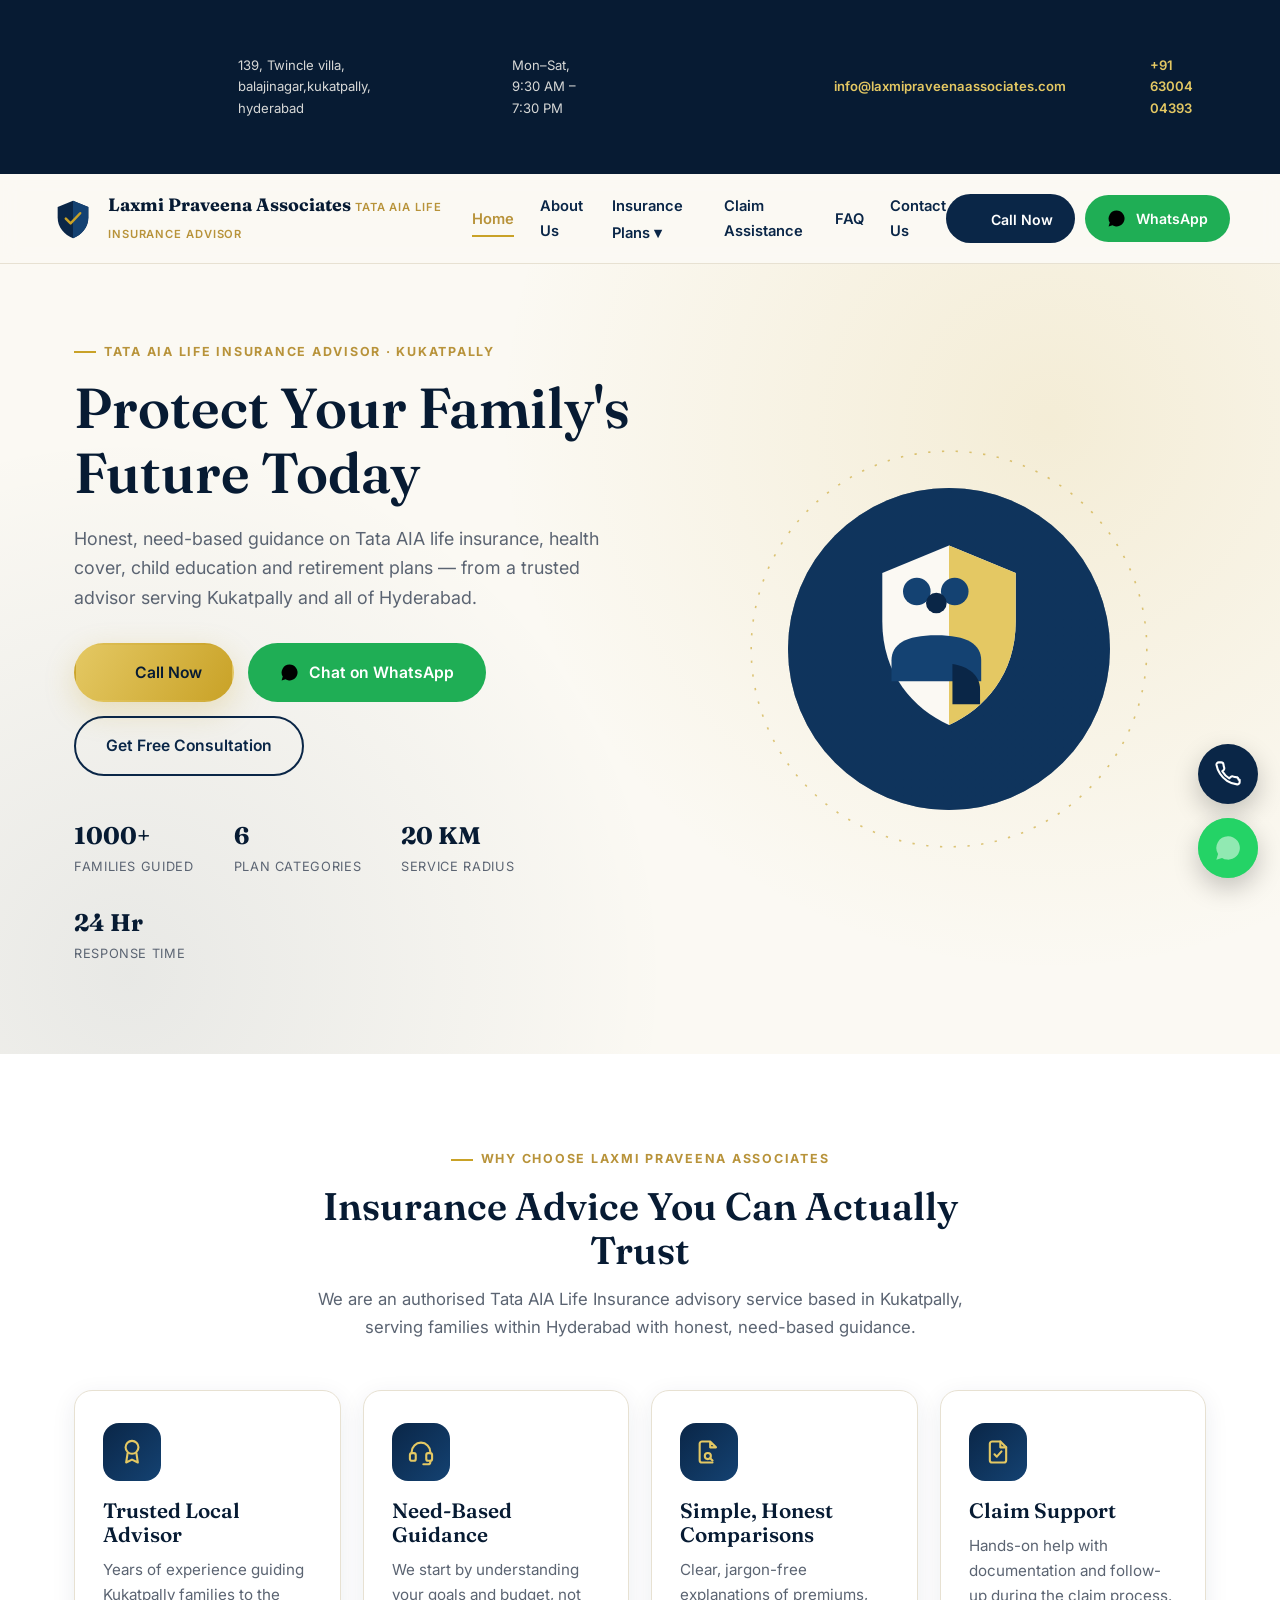
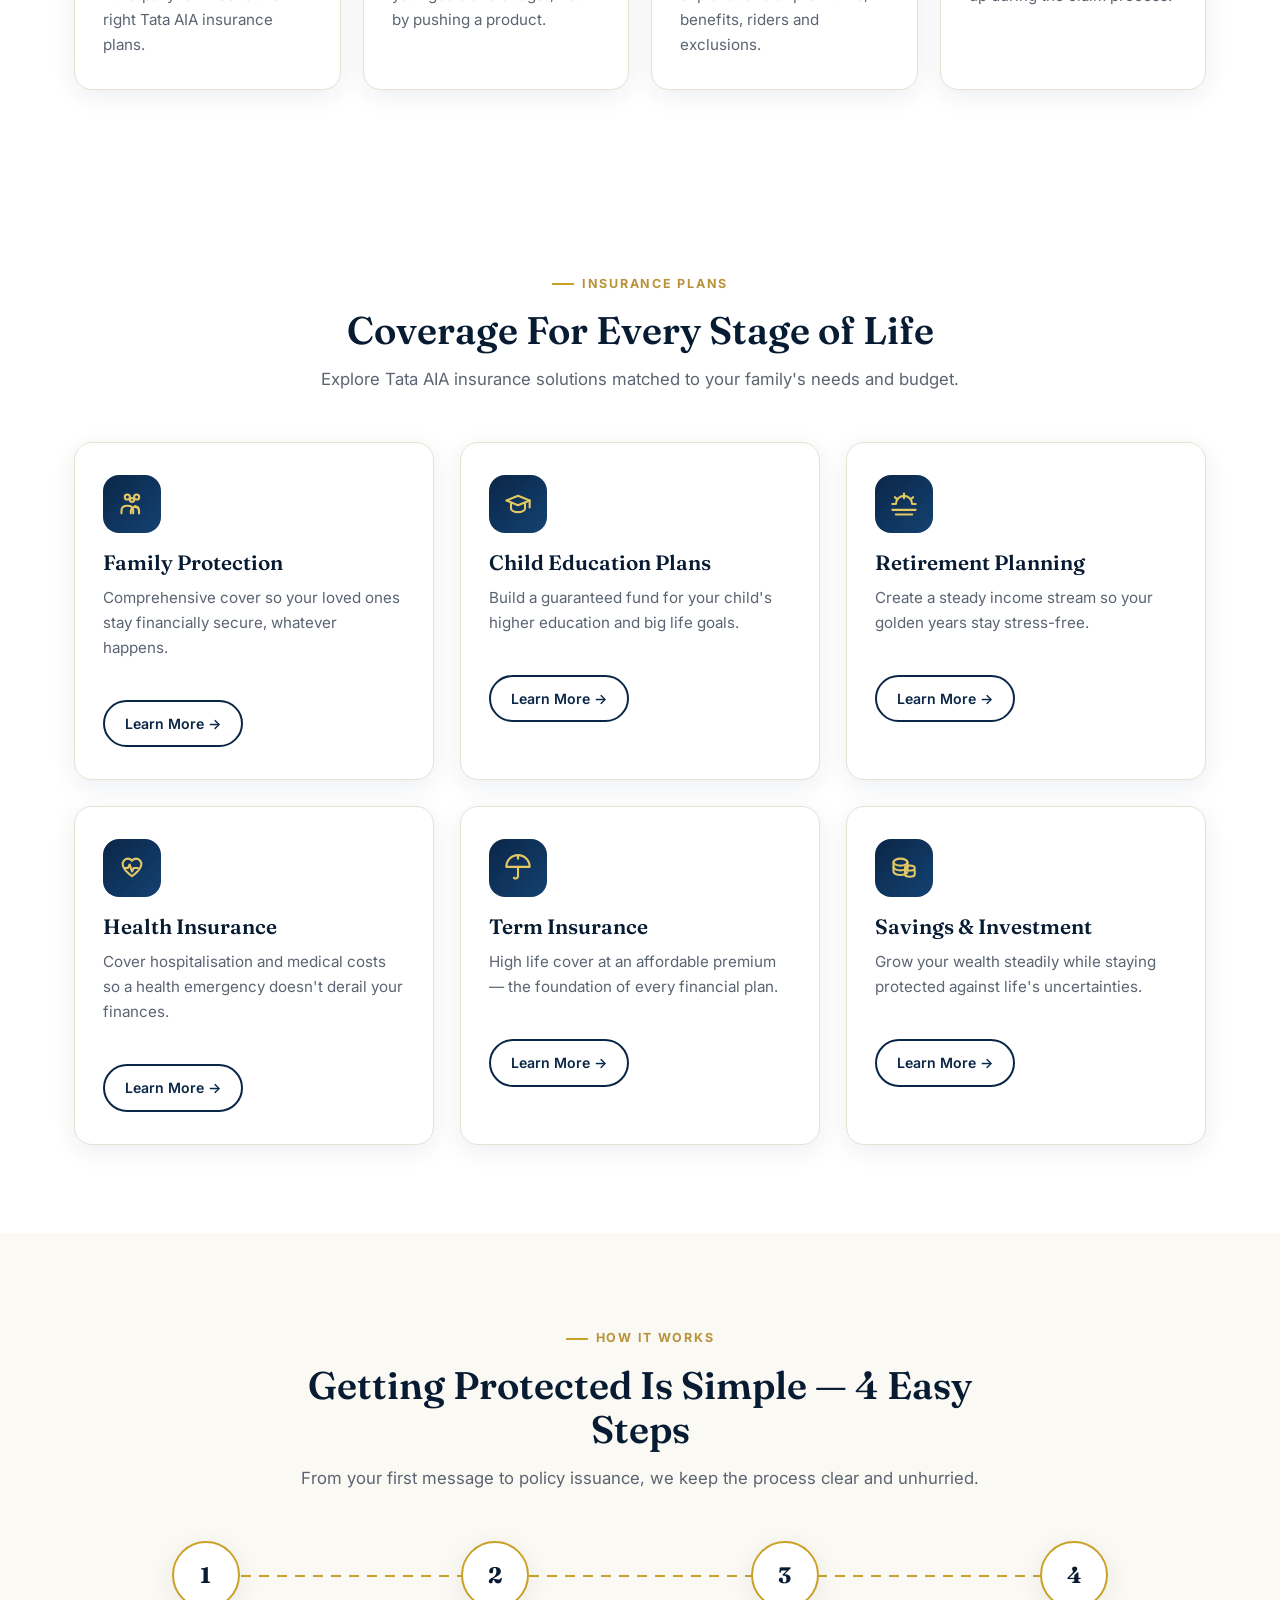
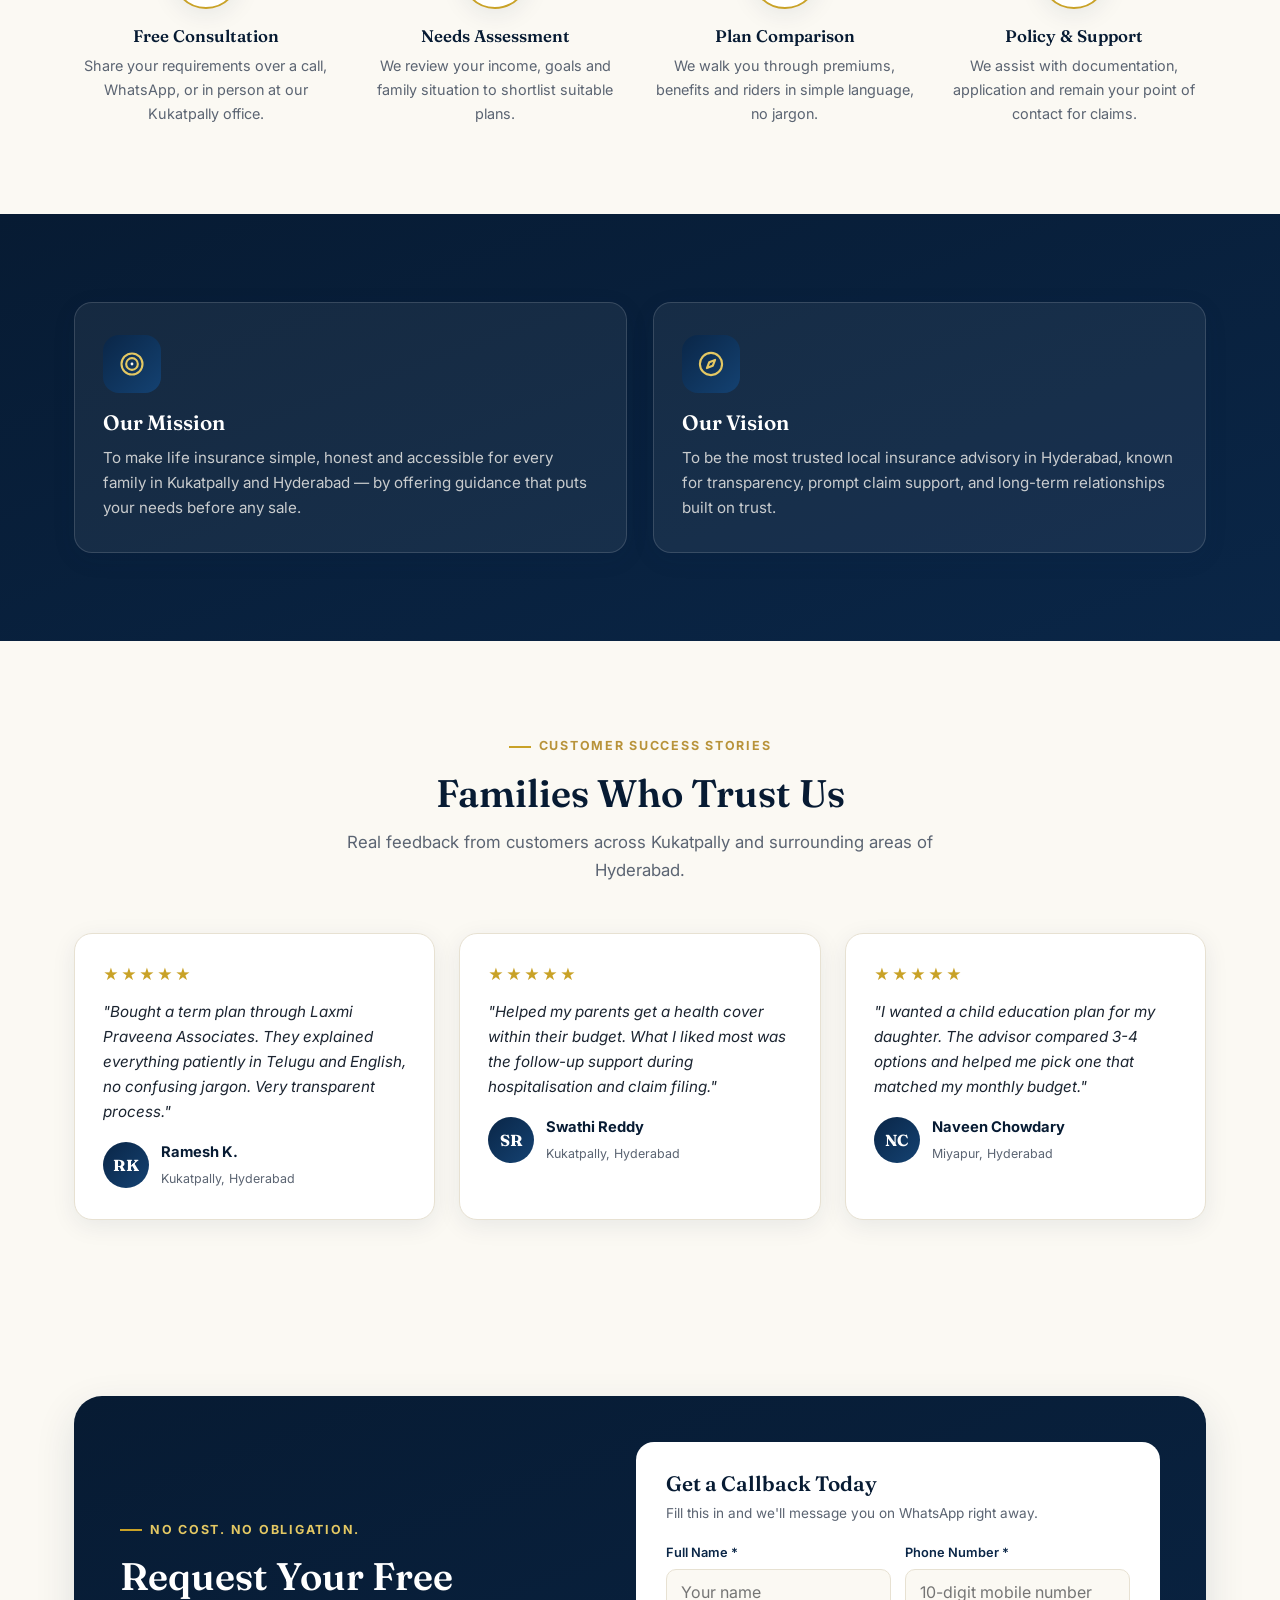
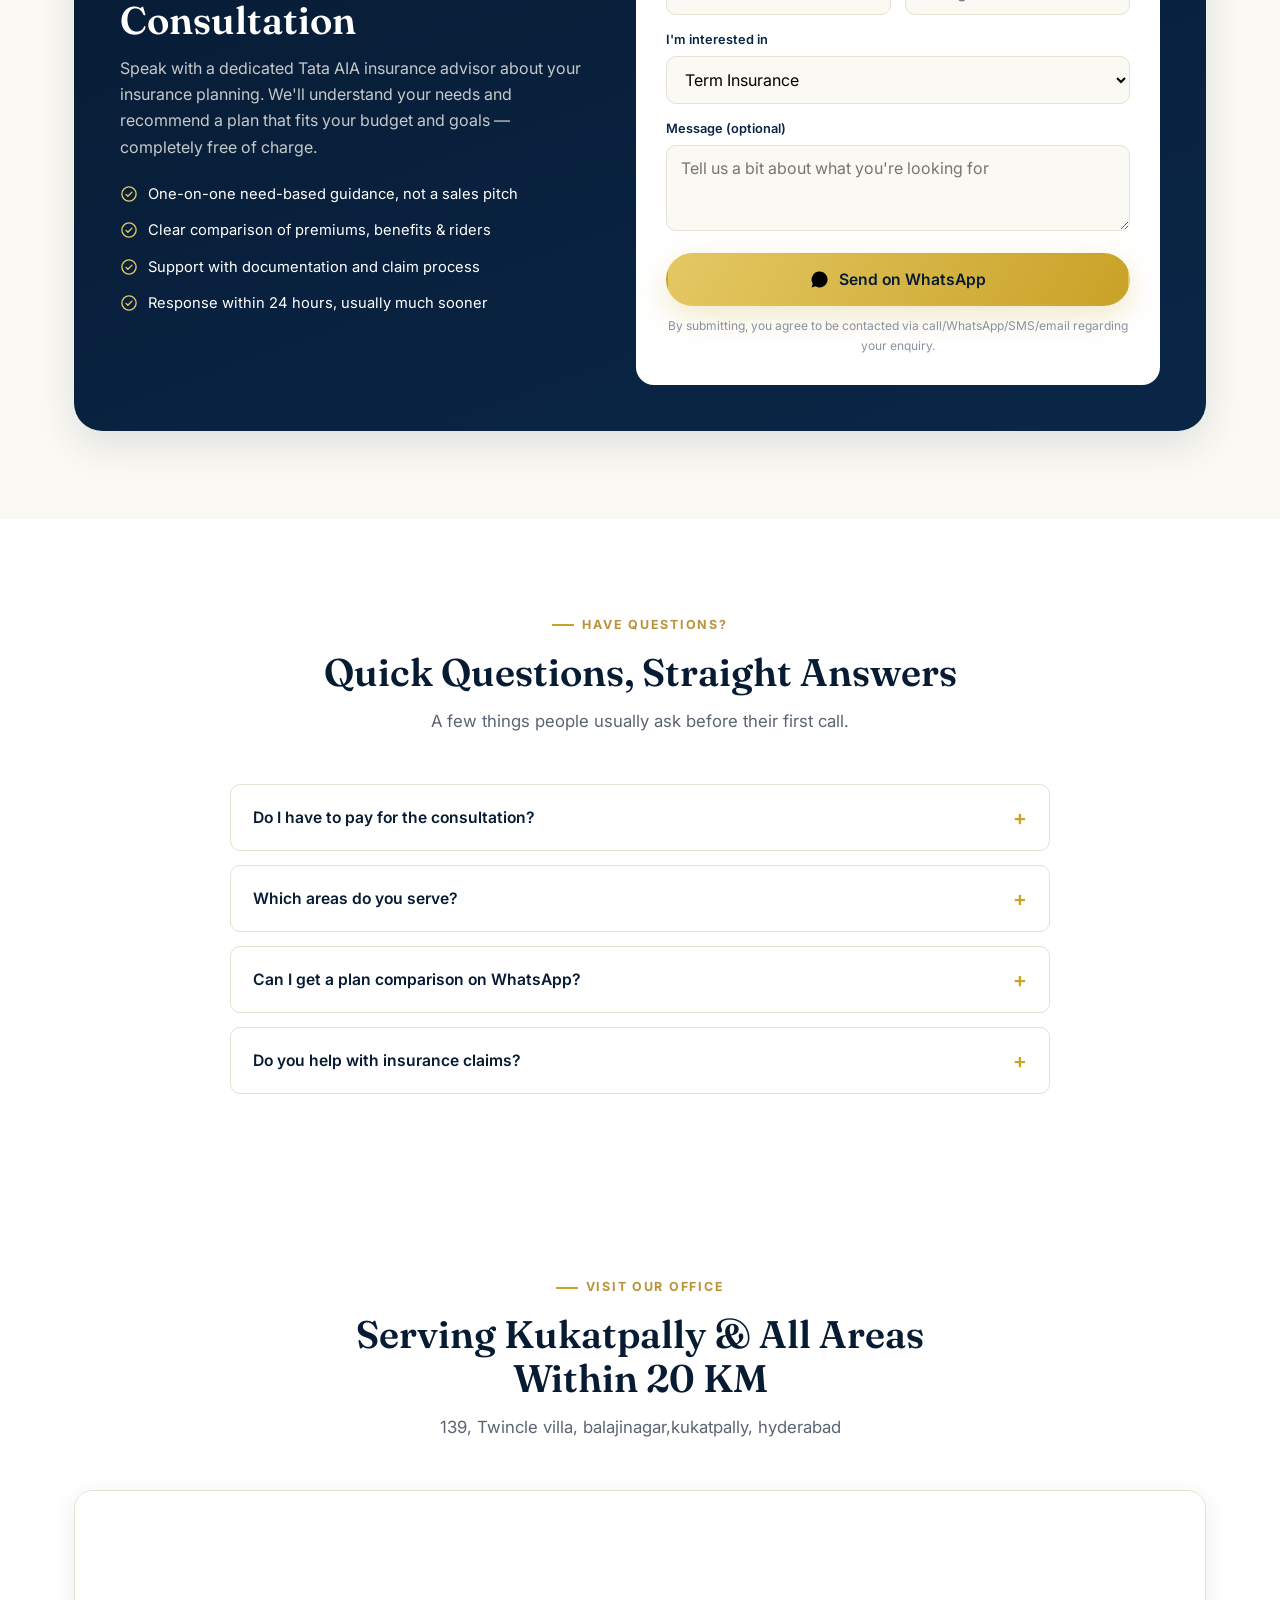
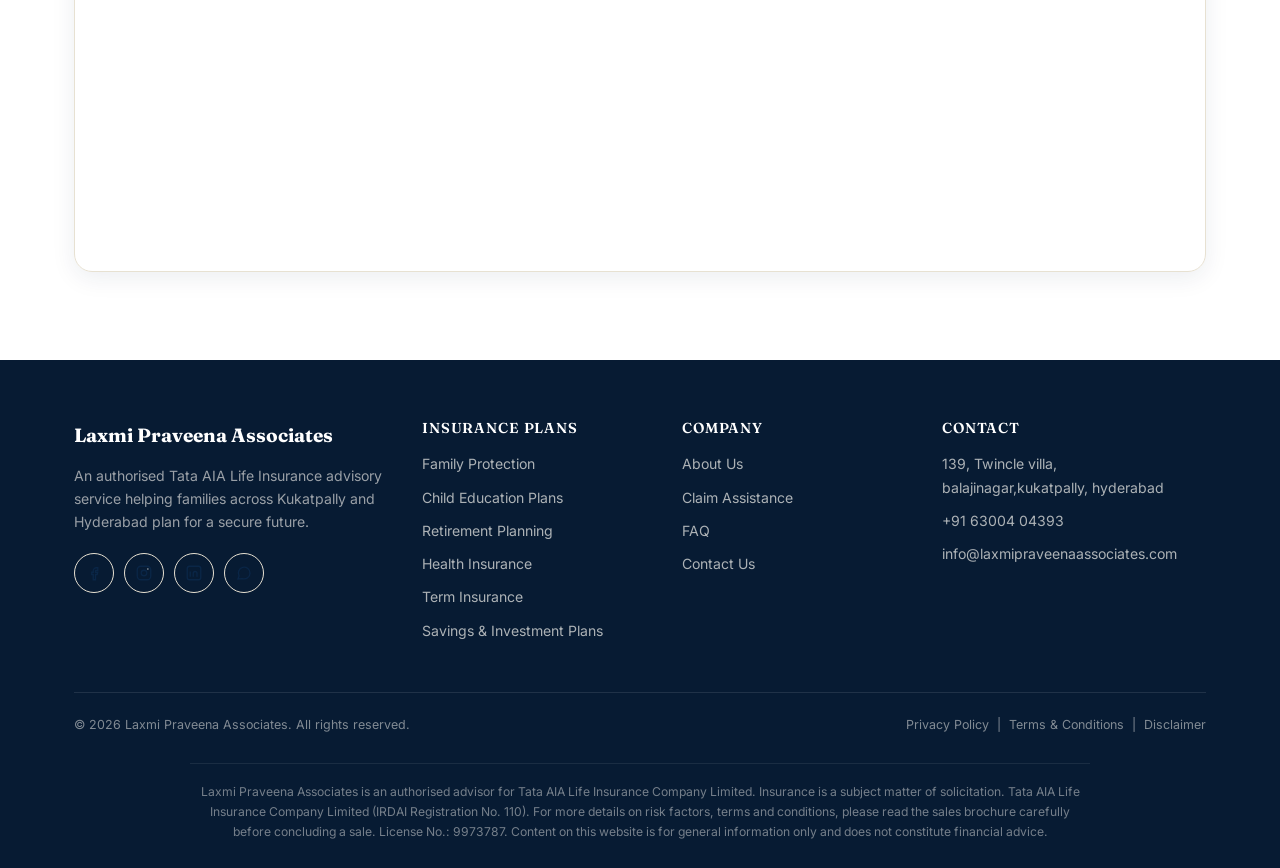
<file: index.html>
<!DOCTYPE html>
<html lang="en">
<head>
<meta charset="UTF-8">
<meta name="viewport" content="width=device-width, initial-scale=1.0">
<title>Tata AIA Life Insurance Advisor in Kukatpally, Hyderabad | Laxmi Praveena Associates</title>
<meta name="description" content="Laxmi Praveena Associates is a trusted Tata AIA Life Insurance advisor in Kukatpally, Hyderabad. Get honest guidance on term insurance, child plans, retirement & health cover. Free consultation.">
<meta name="keywords" content="Tata AIA Insurance Kukatpally, Life Insurance Advisor Kukatpally, Best Insurance Advisor Hyderabad, Term Insurance Hyderabad, Child Plan Hyderabad, Retirement Planning Hyderabad">
<meta name="robots" content="index, follow">
<link rel="canonical" href="https://www.laxmipraveenaassociates.com/">
<meta name="author" content="Laxmi Praveena Associates">
<meta name="geo.region" content="IN-TG">
<meta name="geo.placename" content="Kukatpally, Hyderabad">

<!-- Open Graph -->
<meta property="og:type" content="website">
<meta property="og:title" content="Tata AIA Life Insurance Advisor in Kukatpally, Hyderabad | Laxmi Praveena Associates">
<meta property="og:description" content="Laxmi Praveena Associates is a trusted Tata AIA Life Insurance advisor in Kukatpally, Hyderabad. Get honest guidance on term insurance, child plans, retirement & health cover. Free consultation.">
<meta property="og:url" content="https://www.laxmipraveenaassociates.com/">
<meta property="og:site_name" content="Laxmi Praveena Associates">
<meta property="og:image" content="https://www.laxmipraveenaassociates.com/images/og-cover.jpg">
<meta property="og:locale" content="en_IN">

<!-- Twitter -->
<meta name="twitter:card" content="summary_large_image">
<meta name="twitter:title" content="Tata AIA Life Insurance Advisor in Kukatpally, Hyderabad | Laxmi Praveena Associates">
<meta name="twitter:description" content="Laxmi Praveena Associates is a trusted Tata AIA Life Insurance advisor in Kukatpally, Hyderabad. Get honest guidance on term insurance, child plans, retirement & health cover. Free consultation.">

<link rel="icon" type="image/svg+xml" href="images/favicon.svg">
<link rel="preconnect" href="https://fonts.googleapis.com">
<link rel="preconnect" href="https://fonts.gstatic.com" crossorigin>
<link href="https://fonts.googleapis.com/css2?family=Fraunces:wght@500;600;700&family=Inter:wght@400;500;600;700;800&display=swap" rel="stylesheet">
<link rel="stylesheet" href="css/style.css">
<script type="application/ld+json">
{
  "@context": "https://schema.org",
  "@type": "InsuranceAgency",
  "name": "Laxmi Praveena Associates",
  "image": "https://www.laxmipraveenaassociates.com/images/og-cover.jpg",
  "url": "https://www.laxmipraveenaassociates.com/",
  "telephone": "+919000000000",
  "email": "info@laxmipraveenaassociates.com",
  "priceRange": "$$",
  "address": {
    "@type": "PostalAddress",
    "streetAddress": "Near JNTU Metro Station, Kukatpally",
    "addressLocality": "Hyderabad",
    "addressRegion": "Telangana",
    "postalCode": "500072",
    "addressCountry": "IN"
  },
  "areaServed": {
    "@type": "GeoCircle",
    "geoMidpoint": {
      "@type": "GeoCoordinates",
      "latitude": 17.4849,
      "longitude": 78.4108
    },
    "geoRadius": "20000"
  },
  "openingHoursSpecification": [{
    "@type": "OpeningHoursSpecification",
    "dayOfWeek": ["Monday","Tuesday","Wednesday","Thursday","Friday","Saturday"],
    "opens": "09:30",
    "closes": "19:30"
  }],
  "sameAs": [
    "https://www.facebook.com/",
    "https://www.instagram.com/",
    "https://www.linkedin.com/"
  ]
}
</script>
</head>
<body>
<div class="topbar">
    <div class="container">
      <div class="topbar-links">
        <span><svg viewBox="0 0 24 24" fill="none" stroke-width="1.8" stroke-linecap="round" stroke-linejoin="round"><path d="M21 10c0 6-9 12-9 12s-9-6-9-12a9 9 0 0118 0z"/><circle cx="12" cy="10" r="3"/></svg> 139, Twincle villa, balajinagar,kukatpally, hyderabad</span>
        <span><svg viewBox="0 0 24 24" fill="none" stroke-width="1.8" stroke-linecap="round" stroke-linejoin="round"><circle cx="12" cy="12" r="9"/><path d="M12 7v5l3 3"/></svg> Mon–Sat, 9:30 AM – 7:30 PM</span>
      </div>
      <div class="topbar-links">
        <span><svg viewBox="0 0 24 24" fill="none" stroke-width="1.8" stroke-linecap="round" stroke-linejoin="round"><rect x="2" y="4" width="20" height="16" rx="2"/><path d="M2 6l10 7 10-7"/></svg> <a href="mailto:info@laxmipraveenaassociates.com">info@laxmipraveenaassociates.com</a></span>
        <span><svg viewBox="0 0 24 24" fill="none" stroke-width="1.8" stroke-linecap="round" stroke-linejoin="round"><path d="M22 16.9v2a2 2 0 01-2.2 2 19.8 19.8 0 01-8.6-3.1 19.5 19.5 0 01-6-6A19.8 19.8 0 012.1 4.2 2 2 0 014.1 2h2a2 2 0 012 1.7c.1.9.3 1.8.6 2.7a2 2 0 01-.4 2.1L7.1 9.7a16 16 0 006 6l1.2-1.2a2 2 0 012.1-.4c.9.3 1.8.5 2.7.6a2 2 0 011.9 2.2z"/></svg> <a href="tel:+919000000000">+91 63004 04393</a></span>
      </div>
    </div>
  </div>

  <header class="site-header">
    <div class="container nav-wrap">
      <a href="index.html" class="brand">
        <svg class="brand-mark" viewBox="0 0 48 48" fill="none">
          <path d="M24 5l16 6.5v11C40 33 33 40.5 24 44 15 40.5 8 33 8 22.5v-11L24 5z" fill="#0A2647"/>
          <path d="M24 5l16 6.5v11C40 33 33 40.5 24 44" fill="#144272"/>
          <path d="M16.5 23.5l5 5 10-10.5" stroke="#C9A227" stroke-width="2.6" stroke-linecap="round" stroke-linejoin="round" fill="none"/>
        </svg>
        <span class="brand-text">
          <span class="name">Laxmi Praveena Associates</span>
          <span class="tag">Tata AIA Life Insurance Advisor</span>
        </span>
      </a>

      <nav class="main-nav">
        <a href="index.html" class="active">Home</a>
            <a href="about.html" class="">About Us</a>
            <div class="has-dropdown">
              <a href="insurance-plans.html" class="">Insurance Plans ▾</a>
              <div class="dropdown">
                <a href="family-protection.html">Family Protection</a>
<a href="child-education-plans.html">Child Education Plans</a>
<a href="retirement-planning.html">Retirement Planning</a>
<a href="health-insurance.html">Health Insurance</a>
<a href="term-insurance.html">Term Insurance</a>
<a href="savings-investment-plans.html">Savings & Investment Plans</a>
              </div>
            </div>
            <a href="claim-assistance.html" class="">Claim Assistance</a>
            <a href="faq.html" class="">FAQ</a>
            <a href="contact.html" class="">Contact Us</a>
      </nav>

      <div class="nav-actions">
        <a href="tel:+919000000000" class="btn btn-navy btn-sm"><span class="btn-text"><svg viewBox="0 0 24 24" fill="none" stroke-width="1.8" stroke-linecap="round" stroke-linejoin="round"><path d="M22 16.9v2a2 2 0 01-2.2 2 19.8 19.8 0 01-8.6-3.1 19.5 19.5 0 01-6-6A19.8 19.8 0 012.1 4.2 2 2 0 014.1 2h2a2 2 0 012 1.7c.1.9.3 1.8.6 2.7a2 2 0 01-.4 2.1L7.1 9.7a16 16 0 006 6l1.2-1.2a2 2 0 012.1-.4c.9.3 1.8.5 2.7.6a2 2 0 011.9 2.2z"/></svg> Call Now</span></a>
        <a data-whatsapp-link="Hello! I would like to know more about Tata AIA Life Insurance plans." target="_blank" rel="noopener" class="btn btn-whatsapp btn-sm"><svg viewBox="0 0 24 24"><path d="M17.5 14.4c-.3-.1-1.6-.8-1.9-.9-.2-.1-.4-.1-.6.1-.2.3-.7.9-.8 1-.2.2-.3.2-.5.1-.3-.1-1.2-.4-2.2-1.4-.8-.7-1.4-1.6-1.5-1.9-.2-.3 0-.4.1-.6l.4-.5c.1-.2.2-.3.2-.5.1-.2 0-.4 0-.5L10 7.8c-.2-.4-.4-.4-.6-.4h-.5c-.2 0-.5.1-.7.3-.3.3-1 1-1 2.4s1 2.8 1.2 3c.1.2 2 3 4.8 4.3.7.3 1.2.4 1.6.6.7.2 1.3.2 1.8.1.5-.1 1.6-.7 1.9-1.3.2-.6.2-1.1.2-1.2-.1-.2-.3-.2-.6-.4z"/><path d="M12 2a10 10 0 00-8.5 15.2L2 22l4.9-1.5A10 10 0 1012 2z"/></svg> <span class="btn-text">WhatsApp</span></a>
        <button class="menu-toggle" aria-label="Open menu"><span></span><span></span><span></span></button>
      </div>
    </div>
  </header>
<section class="hero">
    <div class="container hero-grid">
      <div class="hero-copy">
        <span class="eyebrow">Tata AIA Life Insurance Advisor · Kukatpally</span>
        <h1>Protect Your Family's Future Today</h1>
        <p class="lead">Honest, need-based guidance on Tata AIA life insurance, health cover, child education and retirement plans — from a trusted advisor serving Kukatpally and all of Hyderabad.</p>
        <div class="cta-row">
          <a href="tel:+919000000000" class="btn btn-gold"><svg viewBox="0 0 24 24" fill="none" stroke-width="1.8" stroke-linecap="round" stroke-linejoin="round"><path d="M22 16.9v2a2 2 0 01-2.2 2 19.8 19.8 0 01-8.6-3.1 19.5 19.5 0 01-6-6A19.8 19.8 0 012.1 4.2 2 2 0 014.1 2h2a2 2 0 012 1.7c.1.9.3 1.8.6 2.7a2 2 0 01-.4 2.1L7.1 9.7a16 16 0 006 6l1.2-1.2a2 2 0 012.1-.4c.9.3 1.8.5 2.7.6a2 2 0 011.9 2.2z"/></svg> Call Now</a>
          <a data-whatsapp-link="Hello! I would like a free consultation about Tata AIA Life Insurance plans." target="_blank" rel="noopener" class="btn btn-whatsapp"><svg viewBox="0 0 24 24"><path d="M17.5 14.4c-.3-.1-1.6-.8-1.9-.9-.2-.1-.4-.1-.6.1-.2.3-.7.9-.8 1-.2.2-.3.2-.5.1-.3-.1-1.2-.4-2.2-1.4-.8-.7-1.4-1.6-1.5-1.9-.2-.3 0-.4.1-.6l.4-.5c.1-.2.2-.3.2-.5.1-.2 0-.4 0-.5L10 7.8c-.2-.4-.4-.4-.6-.4h-.5c-.2 0-.5.1-.7.3-.3.3-1 1-1 2.4s1 2.8 1.2 3c.1.2 2 3 4.8 4.3.7.3 1.2.4 1.6.6.7.2 1.3.2 1.8.1.5-.1 1.6-.7 1.9-1.3.2-.6.2-1.1.2-1.2-.1-.2-.3-.2-.6-.4z"/><path d="M12 2a10 10 0 00-8.5 15.2L2 22l4.9-1.5A10 10 0 1012 2z"/></svg> Chat on WhatsApp</a>
          <a href="#free-consultation" class="btn btn-outline-navy">Get Free Consultation</a>
        </div>
        <div class="trust-strip">
          <div class="trust-item"><b>1000+</b><span>Families Guided</span></div>
          <div class="trust-item"><b>6</b><span>Plan Categories</span></div>
          <div class="trust-item"><b>20 KM</b><span>Service Radius</span></div>
          <div class="trust-item"><b>24 Hr</b><span>Response Time</span></div>
        </div>
      </div>
      <div class="hero-art">
        <div class="shield-ring">
          <svg viewBox="0 0 400 400" fill="none">
            <g class="orbit">
              <circle cx="200" cy="200" r="172" stroke="#C9A227" stroke-width="1.4" stroke-dasharray="2 10" opacity="0.6"/>
            </g>
            <circle cx="200" cy="200" r="140" fill="#0A2647"/>
            <circle cx="200" cy="200" r="140" fill="url(#g1)" opacity="0.5"/>
            <defs>
              <linearGradient id="g1" x1="0" y1="0" x2="400" y2="400">
                <stop stop-color="#144272"/>
                <stop offset="1" stop-color="#0A2647"/>
              </linearGradient>
            </defs>
            <path d="M200 110l58 24v42c0 46-27 76-58 90-31-14-58-44-58-90v-42l58-24z" fill="#FBF9F3"/>
            <path d="M200 110l58 24v42c0 46-27 76-58 90V110z" fill="#E4C863"/>
            <circle cx="172" cy="150" r="12" fill="#144272"/>
            <circle cx="205" cy="150" r="12" fill="#144272"/>
            <circle cx="189" cy="160" r="9" fill="#0A2647"/>
            <path d="M150 210c0-14 12-22 39-22s39 8 39 22v18h-78z" fill="#144272"/>
            <path d="M203 213c14 2 24 10 24 22v13h-24z" fill="#0A2647"/>
          </svg>
        </div>
      </div>
    </div>
  </section>
<section class="section section-alt" id="why-choose-us">
    <div class="container">
      <div class="section-head center reveal">
        <span class="eyebrow">Why Choose Laxmi Praveena Associates</span>
        <h2>Insurance Advice You Can Actually Trust</h2>
        <p>We are an authorised Tata AIA Life Insurance advisory service based in Kukatpally, serving families within Hyderabad with honest, need-based guidance.</p>
      </div>
      <div class="grid-4">
        <div class="card reveal">
          <div class="icon-wrap"><svg viewBox="0 0 24 24" fill="none" stroke-width="1.8" stroke-linecap="round" stroke-linejoin="round"><circle cx="12" cy="8" r="5.5"/><path d="M8.2 13.2L7 21l5-2.5L17 21l-1.2-7.8"/></svg></div>
          <h3>Trusted Local Advisor</h3>
          <p>Years of experience guiding Kukatpally families to the right Tata AIA insurance plans.</p>
        </div>
<div class="card reveal">
          <div class="icon-wrap"><svg viewBox="0 0 24 24" fill="none" stroke-width="1.8" stroke-linecap="round" stroke-linejoin="round"><path d="M4 13v-1a8 8 0 0116 0v1"/><rect x="2.5" y="13" width="5" height="6.5" rx="1.6"/><rect x="16.5" y="13" width="5" height="6.5" rx="1.6"/><path d="M20 19.5v1a2 2 0 01-2 2h-4"/></svg></div>
          <h3>Need-Based Guidance</h3>
          <p>We start by understanding your goals and budget, not by pushing a product.</p>
        </div>
<div class="card reveal">
          <div class="icon-wrap"><svg viewBox="0 0 24 24" fill="none" stroke-width="1.8" stroke-linecap="round" stroke-linejoin="round"><path d="M13 3H6a2 2 0 00-2 2v14a2 2 0 002 2h9M13 3l5 5M13 3v5h5"/><circle cx="11" cy="15.5" r="2.6"/><path d="M13 17.3L15 19.3"/></svg></div>
          <h3>Simple, Honest Comparisons</h3>
          <p>Clear, jargon-free explanations of premiums, benefits, riders and exclusions.</p>
        </div>
<div class="card reveal">
          <div class="icon-wrap"><svg viewBox="0 0 24 24" fill="none" stroke-width="1.8" stroke-linecap="round" stroke-linejoin="round"><path d="M14 3H7a2 2 0 00-2 2v14a2 2 0 002 2h10a2 2 0 002-2V8z"/><path d="M14 3v5h5"/><path d="M9 14l2 2 4-4.5"/></svg></div>
          <h3>Claim Support</h3>
          <p>Hands-on help with documentation and follow-up during the claim process.</p>
        </div>
      </div>
    </div>
  </section>
<section class="section section-alt" id="plans-preview">
    <div class="container">
      <div class="section-head center reveal">
        <span class="eyebrow">Insurance Plans</span>
        <h2>Coverage For Every Stage of Life</h2>
        <p>Explore Tata AIA insurance solutions matched to your family's needs and budget.</p>
      </div>
      <div class="grid-3">
        <div class="card reveal"><div class="icon-wrap"><svg viewBox="0 0 24 24" fill="none" stroke-width="1.8" stroke-linecap="round" stroke-linejoin="round"><circle cx="8" cy="6" r="2.2"/><circle cx="16" cy="6" r="2.2"/><circle cx="12" cy="8.5" r="1.7"/><path d="M3 20v-2.5C3 15 5 13.5 8 13.5s5 1.5 5 4V20"/><path d="M11 20v-2c0-2 1.6-3.4 3.5-3.4S18 16 18 18v2"/><path d="M14.5 13.7c1.7.3 3.5 1.6 3.5 3.8V20"/></svg></div><h3>Family Protection</h3><p>Comprehensive cover so your loved ones stay financially secure, whatever happens.</p><a href="family-protection.html" class="btn btn-outline-navy btn-sm mt-40">Learn More →</a></div>
        <div class="card reveal"><div class="icon-wrap"><svg viewBox="0 0 24 24" fill="none" stroke-width="1.8" stroke-linecap="round" stroke-linejoin="round"><path d="M2 9l10-4 10 4-10 4-10-4z"/><path d="M6 11v5c0 1.5 2.7 3 6 3s6-1.5 6-3v-5"/><path d="M22 9v6"/></svg></div><h3>Child Education Plans</h3><p>Build a guaranteed fund for your child's higher education and big life goals.</p><a href="child-education-plans.html" class="btn btn-outline-navy btn-sm mt-40">Learn More →</a></div>
        <div class="card reveal"><div class="icon-wrap"><svg viewBox="0 0 24 24" fill="none" stroke-width="1.8" stroke-linecap="round" stroke-linejoin="round"><path d="M12 3v4"/><path d="M5 12a7 7 0 0114 0"/><path d="M2 12h2M20 12h2M4.2 6.2l1.4 1.4M18.4 7.6l1.4-1.4"/><path d="M2 17h20"/><path d="M5 21h14"/></svg></div><h3>Retirement Planning</h3><p>Create a steady income stream so your golden years stay stress-free.</p><a href="retirement-planning.html" class="btn btn-outline-navy btn-sm mt-40">Learn More →</a></div>
        <div class="card reveal"><div class="icon-wrap"><svg viewBox="0 0 24 24" fill="none" stroke-width="1.8" stroke-linecap="round" stroke-linejoin="round"><path d="M20 8.6c0-2.6-2.1-4.6-4.6-4.6-1.5 0-2.8.7-3.4 1.8-.6-1.1-1.9-1.8-3.4-1.8C6.1 4 4 6 4 8.6 4 13.5 12 19 12 19s8-5.5 8-10.4z"/><path d="M6 12h2.5l1.5-3 2 6 1.5-3H17"/></svg></div><h3>Health Insurance</h3><p>Cover hospitalisation and medical costs so a health emergency doesn't derail your finances.</p><a href="health-insurance.html" class="btn btn-outline-navy btn-sm mt-40">Learn More →</a></div>
        <div class="card reveal"><div class="icon-wrap"><svg viewBox="0 0 24 24" fill="none" stroke-width="1.8" stroke-linecap="round" stroke-linejoin="round"><path d="M2 11a10 10 0 0120 0z"/><path d="M12 11v8a2 2 0 01-3.5 1.3"/><path d="M12 2v2"/></svg></div><h3>Term Insurance</h3><p>High life cover at an affordable premium — the foundation of every financial plan.</p><a href="term-insurance.html" class="btn btn-outline-navy btn-sm mt-40">Learn More →</a></div>
        <div class="card reveal"><div class="icon-wrap"><svg viewBox="0 0 24 24" fill="none" stroke-width="1.8" stroke-linecap="round" stroke-linejoin="round"><ellipse cx="9" cy="7" rx="6" ry="3"/><path d="M3 7v4c0 1.7 2.7 3 6 3s6-1.3 6-3V7"/><path d="M3 11v4c0 1.7 2.7 3 6 3s6-1.3 6-3v-4"/><ellipse cx="17" cy="12" rx="4.2" ry="2.2"/><path d="M12.8 14.2v3.2c0 1.2 1.9 2.1 4.2 2.1s4.2-.9 4.2-2.1v-3.2"/></svg></div><h3>Savings &amp; Investment</h3><p>Grow your wealth steadily while staying protected against life's uncertainties.</p><a href="savings-investment-plans.html" class="btn btn-outline-navy btn-sm mt-40">Learn More →</a></div>
      </div>
    </div>
  </section>
<section class="section" id="process">
    <div class="container">
      <div class="section-head center reveal">
        <span class="eyebrow">How It Works</span>
        <h2>Getting Protected Is Simple — 4 Easy Steps</h2>
        <p>From your first message to policy issuance, we keep the process clear and unhurried.</p>
      </div>
      <div class="process-track">
        <div class="step reveal">
          <div class="step-num">1</div>
          <h3>Free Consultation</h3>
          <p>Share your requirements over a call, WhatsApp, or in person at our Kukatpally office.</p>
        </div>
<div class="step reveal">
          <div class="step-num">2</div>
          <h3>Needs Assessment</h3>
          <p>We review your income, goals and family situation to shortlist suitable plans.</p>
        </div>
<div class="step reveal">
          <div class="step-num">3</div>
          <h3>Plan Comparison</h3>
          <p>We walk you through premiums, benefits and riders in simple language, no jargon.</p>
        </div>
<div class="step reveal">
          <div class="step-num">4</div>
          <h3>Policy & Support</h3>
          <p>We assist with documentation, application and remain your point of contact for claims.</p>
        </div>
      </div>
    </div>
  </section>
<section class="section section-navy">
    <div class="container">
      <div class="grid-2">
        <div class="card reveal" style="background:rgba(255,255,255,0.06); border-color:rgba(255,255,255,0.14);">
          <div class="icon-wrap"><svg viewBox="0 0 24 24" fill="none" stroke-width="1.8" stroke-linecap="round" stroke-linejoin="round"><circle cx="12" cy="12" r="9"/><circle cx="12" cy="12" r="5"/><circle cx="12" cy="12" r="1.2" fill="currentColor" stroke="none"/></svg></div>
          <h3 style="color:#fff;">Our Mission</h3>
          <p>To make life insurance simple, honest and accessible for every family in Kukatpally and Hyderabad — by offering guidance that puts your needs before any sale.</p>
        </div>
        <div class="card reveal" style="background:rgba(255,255,255,0.06); border-color:rgba(255,255,255,0.14);">
          <div class="icon-wrap"><svg viewBox="0 0 24 24" fill="none" stroke-width="1.8" stroke-linecap="round" stroke-linejoin="round"><circle cx="12" cy="12" r="9.5"/><path d="M15.5 8.5l-2 5-5 2 2-5z"/></svg></div>
          <h3 style="color:#fff;">Our Vision</h3>
          <p>To be the most trusted local insurance advisory in Hyderabad, known for transparency, prompt claim support, and long-term relationships built on trust.</p>
        </div>
      </div>
    </div>
  </section>
<section class="section" id="testimonials">
    <div class="container">
      <div class="section-head center reveal">
        <span class="eyebrow">Customer Success Stories</span>
        <h2>Families Who Trust Us</h2>
        <p>Real feedback from customers across Kukatpally and surrounding areas of Hyderabad.</p>
      </div>
      <div class="testi-track">
        <div class="testi-card reveal">
          <div class="stars">★★★★★</div>
          <p class="quote">"Bought a term plan through Laxmi Praveena Associates. They explained everything patiently in Telugu and English, no confusing jargon. Very transparent process."</p>
          <div class="testi-person">
            <div class="avatar-badge">RK</div>
            <div><b>Ramesh K.</b><span>Kukatpally, Hyderabad</span></div>
          </div>
        </div><div class="testi-card reveal">
          <div class="stars">★★★★★</div>
          <p class="quote">"Helped my parents get a health cover within their budget. What I liked most was the follow-up support during hospitalisation and claim filing."</p>
          <div class="testi-person">
            <div class="avatar-badge">SR</div>
            <div><b>Swathi Reddy</b><span>Kukatpally, Hyderabad</span></div>
          </div>
        </div><div class="testi-card reveal">
          <div class="stars">★★★★★</div>
          <p class="quote">"I wanted a child education plan for my daughter. The advisor compared 3-4 options and helped me pick one that matched my monthly budget."</p>
          <div class="testi-person">
            <div class="avatar-badge">NC</div>
            <div><b>Naveen Chowdary</b><span>Miyapur, Hyderabad</span></div>
          </div>
        </div>
      </div>
    </div>
  </section>
<section class="section" id="free-consultation">
    <div class="container">
      <div class="consult-panel reveal">
        <div class="consult-copy">
          <span class="eyebrow">No Cost. No Obligation.</span>
          <h2>Request Your Free Consultation</h2>
          <p>Speak with a dedicated Tata AIA insurance advisor about your insurance planning. We'll understand your needs and recommend a plan that fits your budget and goals — completely free of charge.</p>
          <ul class="consult-points">
            <li><svg viewBox="0 0 24 24" fill="none" stroke-width="1.8" stroke-linecap="round" stroke-linejoin="round"><circle cx="12" cy="12" r="9.5"/><path d="M8 12.5l2.5 2.5L16 9.5"/></svg> One-on-one need-based guidance, not a sales pitch</li>
            <li><svg viewBox="0 0 24 24" fill="none" stroke-width="1.8" stroke-linecap="round" stroke-linejoin="round"><circle cx="12" cy="12" r="9.5"/><path d="M8 12.5l2.5 2.5L16 9.5"/></svg> Clear comparison of premiums, benefits &amp; riders</li>
            <li><svg viewBox="0 0 24 24" fill="none" stroke-width="1.8" stroke-linecap="round" stroke-linejoin="round"><circle cx="12" cy="12" r="9.5"/><path d="M8 12.5l2.5 2.5L16 9.5"/></svg> Support with documentation and claim process</li>
            <li><svg viewBox="0 0 24 24" fill="none" stroke-width="1.8" stroke-linecap="round" stroke-linejoin="round"><circle cx="12" cy="12" r="9.5"/><path d="M8 12.5l2.5 2.5L16 9.5"/></svg> Response within 24 hours, usually much sooner</li>
          </ul>
        </div>
        <div>
          <form class="lead-form" novalidate>
            <div class="form-success">Thank you! Click "Send on WhatsApp" below and hit send in WhatsApp to reach us instantly.</div>
            <h3>Get a Callback Today</h3>
            <p class="form-sub">Fill this in and we'll message you on WhatsApp right away.</p>
            <div class="form-row">
              <div class="form-group">
                <label for="fname">Full Name *</label>
                <input type="text" id="fname" name="name" placeholder="Your name" required>
              </div>
              <div class="form-group">
                <label for="fphone">Phone Number *</label>
                <input type="tel" id="fphone" name="phone" placeholder="10-digit mobile number" required>
              </div>
            </div>
            <div class="form-group">
              <label for="finterest">I'm interested in</label>
              <select id="finterest" name="interest">
                <option>Term Insurance</option>
                <option>Family Protection Plan</option>
                <option>Child Education Plan</option>
                <option>Retirement Planning</option>
                <option>Health Insurance</option>
                <option>Savings &amp; Investment Plan</option>
                <option>Claim Assistance</option>
                <option>Not sure — please guide me</option>
              </select>
            </div>
            <div class="form-group">
              <label for="fmsg">Message (optional)</label>
              <textarea id="fmsg" name="message" rows="3" placeholder="Tell us a bit about what you're looking for"></textarea>
            </div>
            <button type="submit" class="btn btn-gold btn-block"><svg viewBox="0 0 24 24"><path d="M17.5 14.4c-.3-.1-1.6-.8-1.9-.9-.2-.1-.4-.1-.6.1-.2.3-.7.9-.8 1-.2.2-.3.2-.5.1-.3-.1-1.2-.4-2.2-1.4-.8-.7-1.4-1.6-1.5-1.9-.2-.3 0-.4.1-.6l.4-.5c.1-.2.2-.3.2-.5.1-.2 0-.4 0-.5L10 7.8c-.2-.4-.4-.4-.6-.4h-.5c-.2 0-.5.1-.7.3-.3.3-1 1-1 2.4s1 2.8 1.2 3c.1.2 2 3 4.8 4.3.7.3 1.2.4 1.6.6.7.2 1.3.2 1.8.1.5-.1 1.6-.7 1.9-1.3.2-.6.2-1.1.2-1.2-.1-.2-.3-.2-.6-.4z"/><path d="M12 2a10 10 0 00-8.5 15.2L2 22l4.9-1.5A10 10 0 1012 2z"/></svg> Send on WhatsApp</button>
            <p class="form-note">By submitting, you agree to be contacted via call/WhatsApp/SMS/email regarding your enquiry.</p>
          </form>
        </div>
      </div>
    </div>
  </section>
<section class="section section-alt" id="faq">
    <div class="container">
      <div class="section-head center reveal">
        <span class="eyebrow">Have Questions?</span>
        <h2>Quick Questions, Straight Answers</h2>
        <p>A few things people usually ask before their first call.</p>
      </div>
      <div class="faq-list content-block reveal">
        <div class="faq-item">
          <button class="faq-q"><span>Do I have to pay for the consultation?</span><span class="plus">+</span></button>
          <div class="faq-a"><p>No. The initial consultation, needs assessment and plan comparison are completely free of charge.</p></div>
        </div>
<div class="faq-item">
          <button class="faq-q"><span>Which areas do you serve?</span><span class="plus">+</span></button>
          <div class="faq-a"><p>We serve customers within roughly 20 km of Kukatpally, covering most of Hyderabad including Miyapur, KPHB, Bachupally, Nizampet, Madhapur and Kondapur.</p></div>
        </div>
<div class="faq-item">
          <button class="faq-q"><span>Can I get a plan comparison on WhatsApp?</span><span class="plus">+</span></button>
          <div class="faq-a"><p>Yes — message us on WhatsApp and we'll share plan details, premium estimates and answer your questions directly there.</p></div>
        </div>
<div class="faq-item">
          <button class="faq-q"><span>Do you help with insurance claims?</span><span class="plus">+</span></button>
          <div class="faq-a"><p>Yes, we provide dedicated support with documentation and follow-up during the claim process for policies bought through us.</p></div>
        </div>
      </div>
    </div>
  </section>
<section class="section section-alt" id="location">
    <div class="container">
      <div class="section-head center reveal">
        <span class="eyebrow">Visit Our Office</span>
        <h2>Serving Kukatpally &amp; All Areas Within 20 KM</h2>
        <p>139, Twincle villa, balajinagar,kukatpally, hyderabad</p>
      </div>
      <div class="map-frame reveal">
        <iframe src="https://www.google.com/maps?q=Kukatpally,Hyderabad,Telangana&output=embed" loading="lazy" referrerpolicy="no-referrer-when-downgrade" title="Office location map"></iframe>
      </div>
    </div>
  </section>
<footer class="site-footer">
    <div class="container">
      <div class="footer-grid">
        <div class="footer-brand">
          <span class="name">Laxmi Praveena Associates</span>
          <p>An authorised Tata AIA Life Insurance advisory service helping families across Kukatpally and Hyderabad plan for a secure future.</p>
          <div class="social-row">
            <a href="https://www.facebook.com/" target="_blank" rel="noopener" aria-label="Facebook"><svg viewBox="0 0 24 24" fill="none" stroke-width="1.8"><path d="M15 8.5h2V5h-2c-2.2 0-4 1.8-4 4v2H9v3h2v7h3v-7h2.2l.8-3H14V9c0-.3.2-.5.5-.5z"/></svg></a>
            <a href="https://www.instagram.com/" target="_blank" rel="noopener" aria-label="Instagram"><svg viewBox="0 0 24 24" fill="none" stroke-width="1.8"><rect x="3" y="3" width="18" height="18" rx="5"/><circle cx="12" cy="12" r="3.7"/><circle cx="17.2" cy="6.8" r="1" fill="currentColor" stroke="none"/></svg></a>
            <a href="https://www.linkedin.com/" target="_blank" rel="noopener" aria-label="LinkedIn"><svg viewBox="0 0 24 24" fill="none" stroke-width="1.8"><rect x="3" y="3" width="18" height="18" rx="3"/><path d="M7 10v7M7 7.2v.1M11 17v-4.5c0-1.4 1-2.5 2.5-2.5s2.5 1.1 2.5 2.5V17"/></svg></a>
            <a data-whatsapp-link="Hello! I found you on your website." target="_blank" rel="noopener" aria-label="WhatsApp"><svg viewBox="0 0 24 24" fill="none" stroke-width="1.8"><path d="M4 20l1.4-4.2A7.8 7.8 0 1110 19.5L4 20z"/></svg></a>
          </div>
        </div>
        <div class="footer-col">
          <h4>Insurance Plans</h4>
          <a href="family-protection.html">Family Protection</a>
<a href="child-education-plans.html">Child Education Plans</a>
<a href="retirement-planning.html">Retirement Planning</a>
<a href="health-insurance.html">Health Insurance</a>
<a href="term-insurance.html">Term Insurance</a>
<a href="savings-investment-plans.html">Savings & Investment Plans</a>
        </div>
        <div class="footer-col">
          <h4>Company</h4>
          <a href="about.html">About Us</a>
          <a href="claim-assistance.html">Claim Assistance</a>
          <a href="faq.html">FAQ</a>
          <a href="contact.html">Contact Us</a>
        </div>
        <div class="footer-col">
          <h4>Contact</h4>
          <span>139, Twincle villa, balajinagar,kukatpally, hyderabad</span>
          <a href="tel:+919000000000">+91 63004 04393</a>
          <a href="mailto:info@laxmipraveenaassociates.com">info@laxmipraveenaassociates.com</a>
        </div>
      </div>
      <div class="footer-bottom">
        <span>© <span id="year"></span> Laxmi Praveena Associates. All rights reserved.</span>
        <div>
          <a href="privacy-policy.html">Privacy Policy</a> &nbsp;|&nbsp;
          <a href="terms-conditions.html">Terms &amp; Conditions</a> &nbsp;|&nbsp;
          <a href="disclaimer.html">Disclaimer</a>
        </div>
      </div>
      <p class="irdai-note">Laxmi Praveena Associates is an authorised advisor for Tata AIA Life Insurance Company Limited. Insurance is a subject matter of solicitation. Tata AIA Life Insurance Company Limited (IRDAI Registration No. 110). For more details on risk factors, terms and conditions, please read the sales brochure carefully before concluding a sale. License No.: 9973787. Content on this website is for general information only and does not constitute financial advice.</p>
    </div>
  </footer>
  <script>document.getElementById('year').textContent = new Date().getFullYear();</script>
<div class="floating-actions">
    <a href="tel:+919000000000" class="fab fab-call" aria-label="Call Now" title="Call Now"><svg viewBox="0 0 24 24" fill="none" stroke-width="1.8" stroke-linecap="round" stroke-linejoin="round"><path d="M22 16.9v2a2 2 0 01-2.2 2 19.8 19.8 0 01-8.6-3.1 19.5 19.5 0 01-6-6A19.8 19.8 0 012.1 4.2 2 2 0 014.1 2h2a2 2 0 012 1.7c.1.9.3 1.8.6 2.7a2 2 0 01-.4 2.1L7.1 9.7a16 16 0 006 6l1.2-1.2a2 2 0 012.1-.4c.9.3 1.8.5 2.7.6a2 2 0 011.9 2.2z"/></svg></a>
    <a data-whatsapp-link="Hello! I would like a free consultation about Tata AIA Life Insurance plans." target="_blank" rel="noopener" class="fab fab-whatsapp fab-pulse" aria-label="Chat on WhatsApp" title="WhatsApp Us"><svg viewBox="0 0 24 24"><path d="M17.5 14.4c-.3-.1-1.6-.8-1.9-.9-.2-.1-.4-.1-.6.1-.2.3-.7.9-.8 1-.2.2-.3.2-.5.1-.3-.1-1.2-.4-2.2-1.4-.8-.7-1.4-1.6-1.5-1.9-.2-.3 0-.4.1-.6l.4-.5c.1-.2.2-.3.2-.5.1-.2 0-.4 0-.5L10 7.8c-.2-.4-.4-.4-.6-.4h-.5c-.2 0-.5.1-.7.3-.3.3-1 1-1 2.4s1 2.8 1.2 3c.1.2 2 3 4.8 4.3.7.3 1.2.4 1.6.6.7.2 1.3.2 1.8.1.5-.1 1.6-.7 1.9-1.3.2-.6.2-1.1.2-1.2-.1-.2-.3-.2-.6-.4z"/><path d="M12 2a10 10 0 00-8.5 15.2L2 22l4.9-1.5A10 10 0 1012 2z"/></svg></a>
  </div>
<script src="js/script.js"></script>
</body>
</html>
</file>
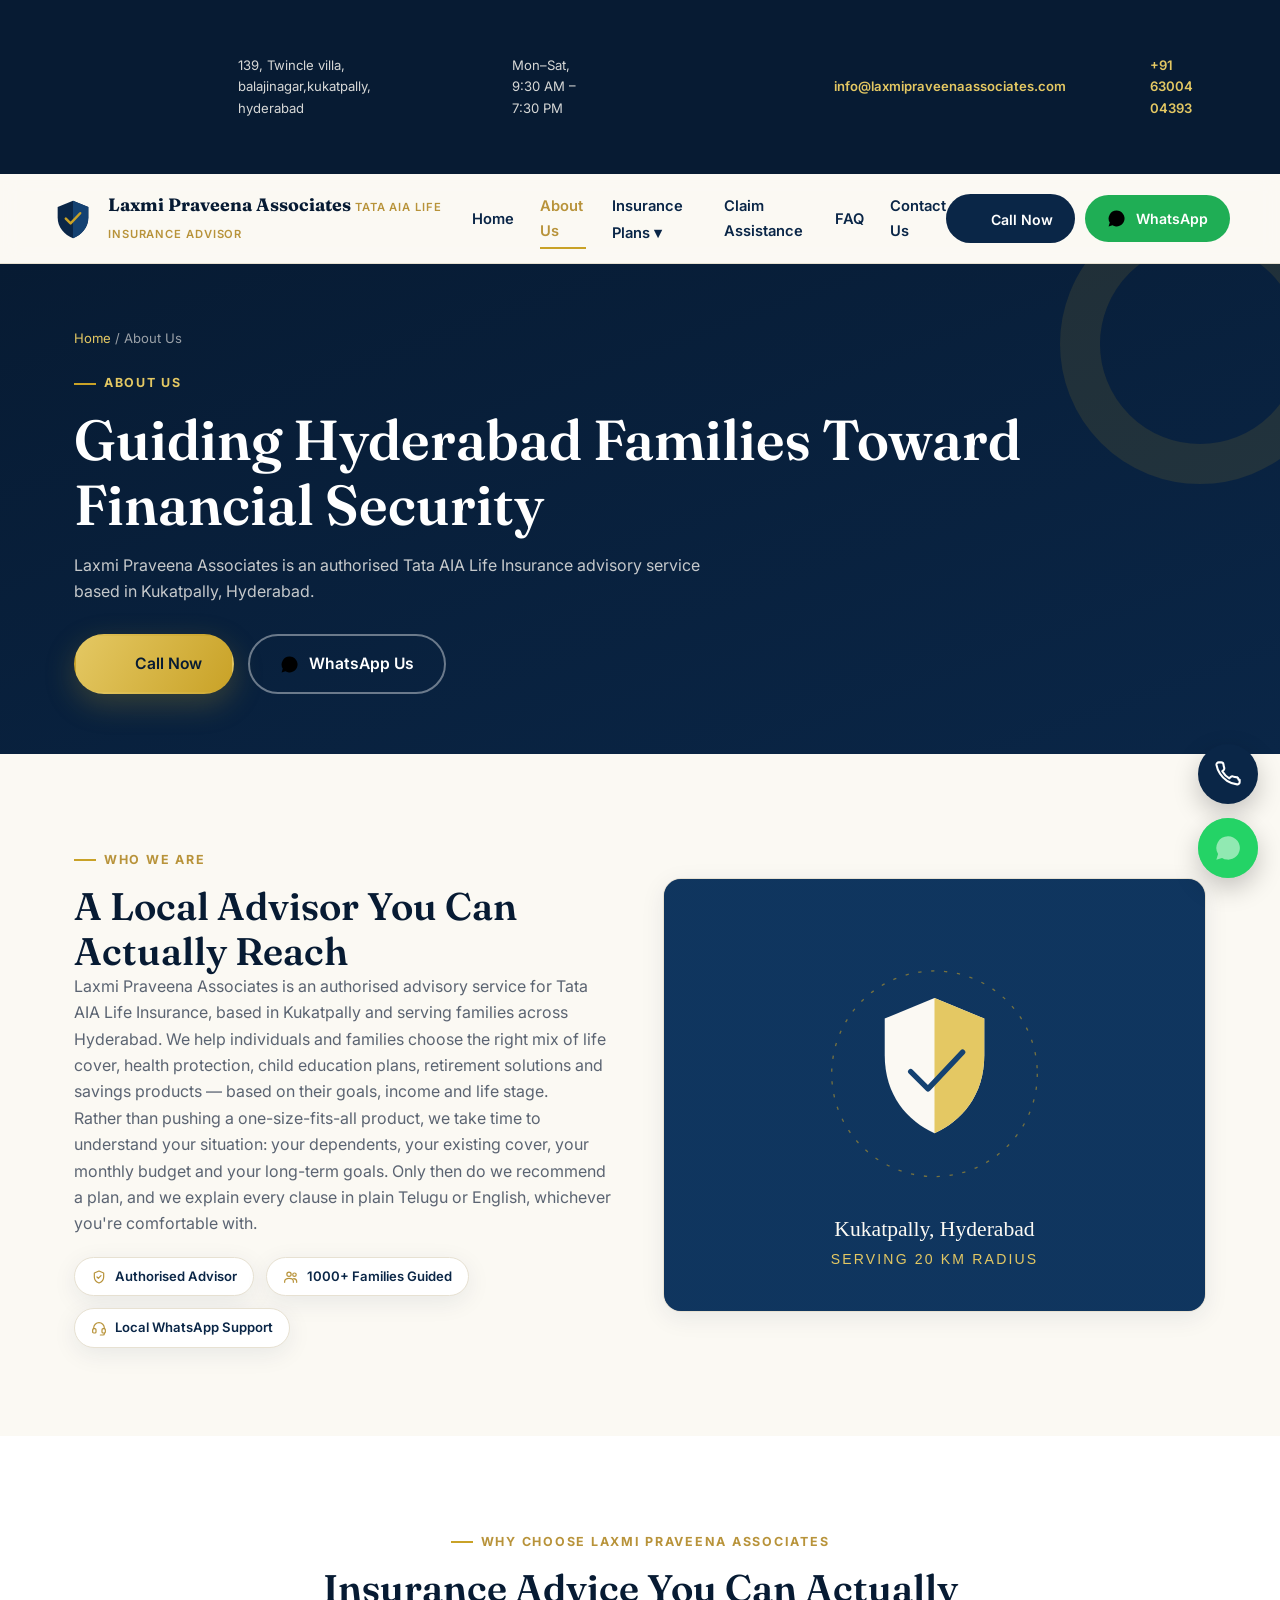
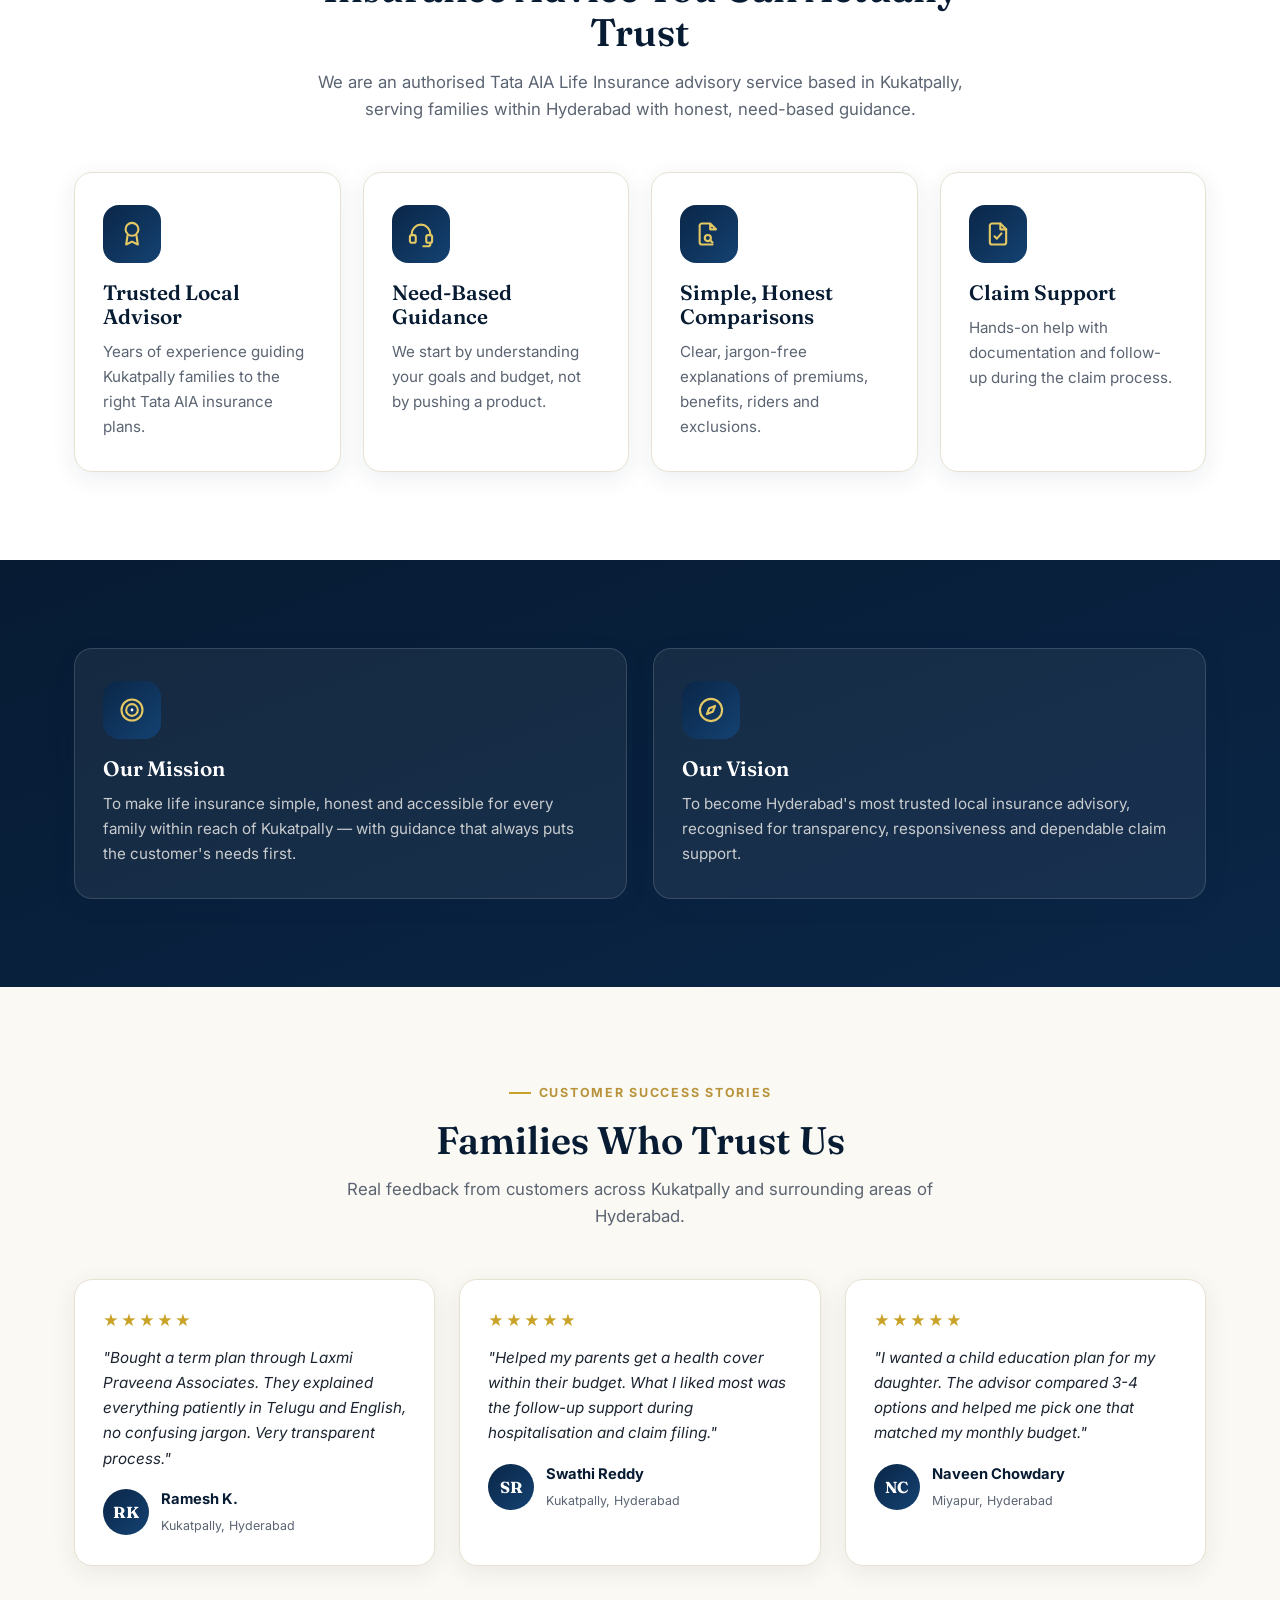
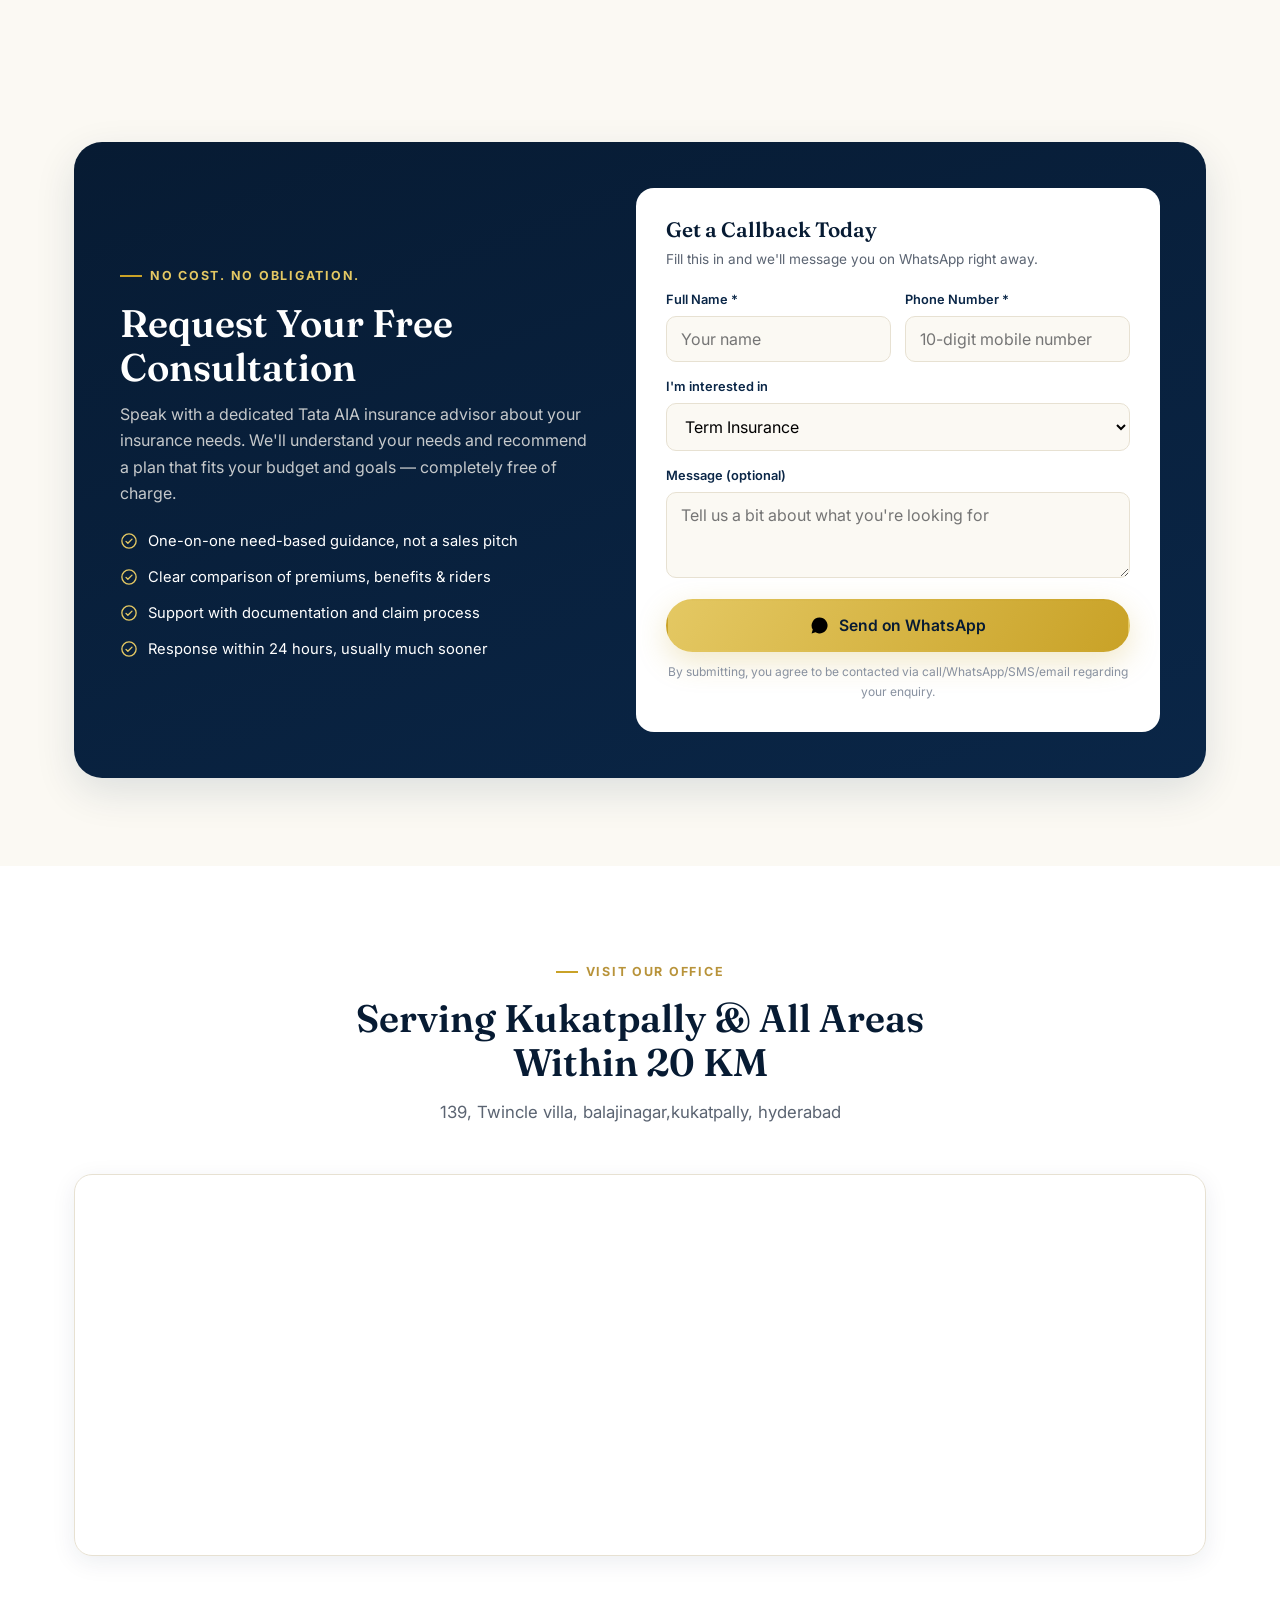
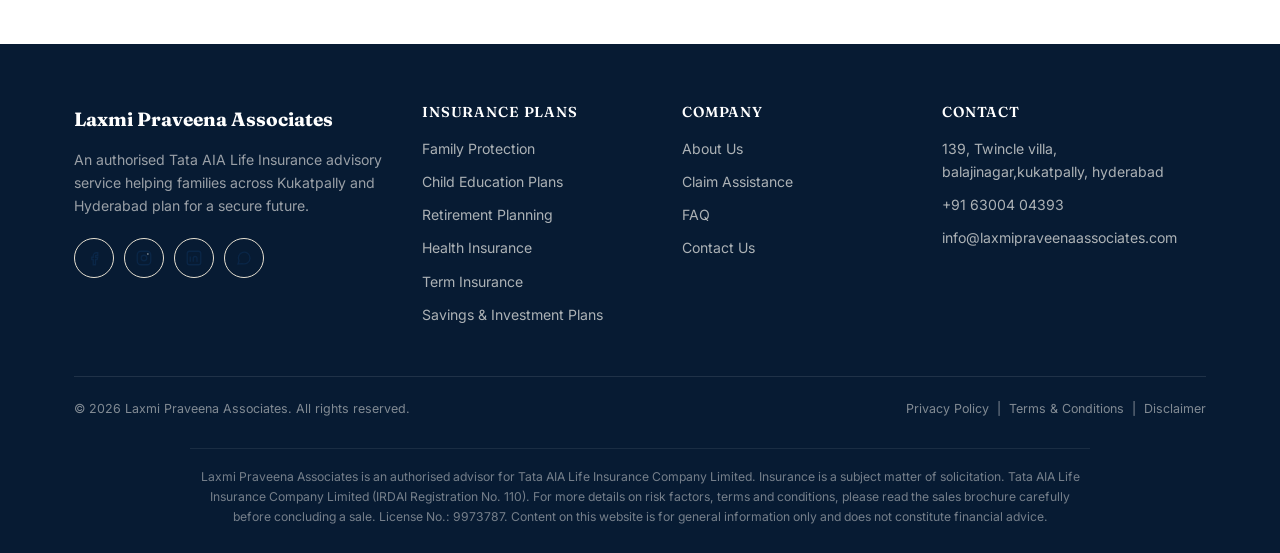
<file: about.html>
<!DOCTYPE html>
<html lang="en">
<head>
<meta charset="UTF-8">
<meta name="viewport" content="width=device-width, initial-scale=1.0">
<title>About Us | Tata AIA Insurance Advisor Kukatpally | Laxmi Praveena Associates</title>
<meta name="description" content="Learn about Laxmi Praveena Associates, an authorised Tata AIA Life Insurance advisory service in Kukatpally, Hyderabad, helping families choose the right insurance plans.">
<meta name="keywords" content="Life Insurance Advisor Kukatpally, Best Insurance Advisor Hyderabad, About Laxmi Praveena Associates">
<meta name="robots" content="index, follow">
<link rel="canonical" href="https://www.laxmipraveenaassociates.com/about.html">
<meta name="author" content="Laxmi Praveena Associates">
<meta name="geo.region" content="IN-TG">
<meta name="geo.placename" content="Kukatpally, Hyderabad">

<!-- Open Graph -->
<meta property="og:type" content="website">
<meta property="og:title" content="About Us | Tata AIA Insurance Advisor Kukatpally | Laxmi Praveena Associates">
<meta property="og:description" content="Learn about Laxmi Praveena Associates, an authorised Tata AIA Life Insurance advisory service in Kukatpally, Hyderabad, helping families choose the right insurance plans.">
<meta property="og:url" content="https://www.laxmipraveenaassociates.com/about.html">
<meta property="og:site_name" content="Laxmi Praveena Associates">
<meta property="og:image" content="https://www.laxmipraveenaassociates.com/images/og-cover.jpg">
<meta property="og:locale" content="en_IN">

<!-- Twitter -->
<meta name="twitter:card" content="summary_large_image">
<meta name="twitter:title" content="About Us | Tata AIA Insurance Advisor Kukatpally | Laxmi Praveena Associates">
<meta name="twitter:description" content="Learn about Laxmi Praveena Associates, an authorised Tata AIA Life Insurance advisory service in Kukatpally, Hyderabad, helping families choose the right insurance plans.">

<link rel="icon" type="image/svg+xml" href="images/favicon.svg">
<link rel="preconnect" href="https://fonts.googleapis.com">
<link rel="preconnect" href="https://fonts.gstatic.com" crossorigin>
<link href="https://fonts.googleapis.com/css2?family=Fraunces:wght@500;600;700&family=Inter:wght@400;500;600;700;800&display=swap" rel="stylesheet">
<link rel="stylesheet" href="css/style.css">

</head>
<body>
<div class="topbar">
    <div class="container">
      <div class="topbar-links">
        <span><svg viewBox="0 0 24 24" fill="none" stroke-width="1.8" stroke-linecap="round" stroke-linejoin="round"><path d="M21 10c0 6-9 12-9 12s-9-6-9-12a9 9 0 0118 0z"/><circle cx="12" cy="10" r="3"/></svg> 139, Twincle villa, balajinagar,kukatpally, hyderabad</span>
        <span><svg viewBox="0 0 24 24" fill="none" stroke-width="1.8" stroke-linecap="round" stroke-linejoin="round"><circle cx="12" cy="12" r="9"/><path d="M12 7v5l3 3"/></svg> Mon–Sat, 9:30 AM – 7:30 PM</span>
      </div>
      <div class="topbar-links">
        <span><svg viewBox="0 0 24 24" fill="none" stroke-width="1.8" stroke-linecap="round" stroke-linejoin="round"><rect x="2" y="4" width="20" height="16" rx="2"/><path d="M2 6l10 7 10-7"/></svg> <a href="mailto:info@laxmipraveenaassociates.com">info@laxmipraveenaassociates.com</a></span>
        <span><svg viewBox="0 0 24 24" fill="none" stroke-width="1.8" stroke-linecap="round" stroke-linejoin="round"><path d="M22 16.9v2a2 2 0 01-2.2 2 19.8 19.8 0 01-8.6-3.1 19.5 19.5 0 01-6-6A19.8 19.8 0 012.1 4.2 2 2 0 014.1 2h2a2 2 0 012 1.7c.1.9.3 1.8.6 2.7a2 2 0 01-.4 2.1L7.1 9.7a16 16 0 006 6l1.2-1.2a2 2 0 012.1-.4c.9.3 1.8.5 2.7.6a2 2 0 011.9 2.2z"/></svg> <a href="tel:+919000000000">+91 63004 04393</a></span>
      </div>
    </div>
  </div>

  <header class="site-header">
    <div class="container nav-wrap">
      <a href="index.html" class="brand">
        <svg class="brand-mark" viewBox="0 0 48 48" fill="none">
          <path d="M24 5l16 6.5v11C40 33 33 40.5 24 44 15 40.5 8 33 8 22.5v-11L24 5z" fill="#0A2647"/>
          <path d="M24 5l16 6.5v11C40 33 33 40.5 24 44" fill="#144272"/>
          <path d="M16.5 23.5l5 5 10-10.5" stroke="#C9A227" stroke-width="2.6" stroke-linecap="round" stroke-linejoin="round" fill="none"/>
        </svg>
        <span class="brand-text">
          <span class="name">Laxmi Praveena Associates</span>
          <span class="tag">Tata AIA Life Insurance Advisor</span>
        </span>
      </a>

      <nav class="main-nav">
        <a href="index.html" class="">Home</a>
            <a href="about.html" class="active">About Us</a>
            <div class="has-dropdown">
              <a href="insurance-plans.html" class="">Insurance Plans ▾</a>
              <div class="dropdown">
                <a href="family-protection.html">Family Protection</a>
<a href="child-education-plans.html">Child Education Plans</a>
<a href="retirement-planning.html">Retirement Planning</a>
<a href="health-insurance.html">Health Insurance</a>
<a href="term-insurance.html">Term Insurance</a>
<a href="savings-investment-plans.html">Savings & Investment Plans</a>
              </div>
            </div>
            <a href="claim-assistance.html" class="">Claim Assistance</a>
            <a href="faq.html" class="">FAQ</a>
            <a href="contact.html" class="">Contact Us</a>
      </nav>

      <div class="nav-actions">
        <a href="tel:+919000000000" class="btn btn-navy btn-sm"><span class="btn-text"><svg viewBox="0 0 24 24" fill="none" stroke-width="1.8" stroke-linecap="round" stroke-linejoin="round"><path d="M22 16.9v2a2 2 0 01-2.2 2 19.8 19.8 0 01-8.6-3.1 19.5 19.5 0 01-6-6A19.8 19.8 0 012.1 4.2 2 2 0 014.1 2h2a2 2 0 012 1.7c.1.9.3 1.8.6 2.7a2 2 0 01-.4 2.1L7.1 9.7a16 16 0 006 6l1.2-1.2a2 2 0 012.1-.4c.9.3 1.8.5 2.7.6a2 2 0 011.9 2.2z"/></svg> Call Now</span></a>
        <a data-whatsapp-link="Hello! I would like to know more about Tata AIA Life Insurance plans." target="_blank" rel="noopener" class="btn btn-whatsapp btn-sm"><svg viewBox="0 0 24 24"><path d="M17.5 14.4c-.3-.1-1.6-.8-1.9-.9-.2-.1-.4-.1-.6.1-.2.3-.7.9-.8 1-.2.2-.3.2-.5.1-.3-.1-1.2-.4-2.2-1.4-.8-.7-1.4-1.6-1.5-1.9-.2-.3 0-.4.1-.6l.4-.5c.1-.2.2-.3.2-.5.1-.2 0-.4 0-.5L10 7.8c-.2-.4-.4-.4-.6-.4h-.5c-.2 0-.5.1-.7.3-.3.3-1 1-1 2.4s1 2.8 1.2 3c.1.2 2 3 4.8 4.3.7.3 1.2.4 1.6.6.7.2 1.3.2 1.8.1.5-.1 1.6-.7 1.9-1.3.2-.6.2-1.1.2-1.2-.1-.2-.3-.2-.6-.4z"/><path d="M12 2a10 10 0 00-8.5 15.2L2 22l4.9-1.5A10 10 0 1012 2z"/></svg> <span class="btn-text">WhatsApp</span></a>
        <button class="menu-toggle" aria-label="Open menu"><span></span><span></span><span></span></button>
      </div>
    </div>
  </header>
<section class="page-hero">
    <div class="container">
      <div class="breadcrumb"><a href="index.html">Home</a> / About Us</div>
      <span class="eyebrow">About Us</span>
      <h1>Guiding Hyderabad Families Toward Financial Security</h1>
      <p>Laxmi Praveena Associates is an authorised Tata AIA Life Insurance advisory service based in Kukatpally, Hyderabad.</p>
      <div class="cta-row">
        <a href="tel:+919000000000" class="btn btn-gold"><svg viewBox="0 0 24 24" fill="none" stroke-width="1.8" stroke-linecap="round" stroke-linejoin="round"><path d="M22 16.9v2a2 2 0 01-2.2 2 19.8 19.8 0 01-8.6-3.1 19.5 19.5 0 01-6-6A19.8 19.8 0 012.1 4.2 2 2 0 014.1 2h2a2 2 0 012 1.7c.1.9.3 1.8.6 2.7a2 2 0 01-.4 2.1L7.1 9.7a16 16 0 006 6l1.2-1.2a2 2 0 012.1-.4c.9.3 1.8.5 2.7.6a2 2 0 011.9 2.2z"/></svg> Call Now</a>
        <a data-whatsapp-link="Hello! I would like to enquire about Guiding Hyderabad Families Toward Financial Security." target="_blank" rel="noopener" class="btn btn-outline"><svg viewBox="0 0 24 24"><path d="M17.5 14.4c-.3-.1-1.6-.8-1.9-.9-.2-.1-.4-.1-.6.1-.2.3-.7.9-.8 1-.2.2-.3.2-.5.1-.3-.1-1.2-.4-2.2-1.4-.8-.7-1.4-1.6-1.5-1.9-.2-.3 0-.4.1-.6l.4-.5c.1-.2.2-.3.2-.5.1-.2 0-.4 0-.5L10 7.8c-.2-.4-.4-.4-.6-.4h-.5c-.2 0-.5.1-.7.3-.3.3-1 1-1 2.4s1 2.8 1.2 3c.1.2 2 3 4.8 4.3.7.3 1.2.4 1.6.6.7.2 1.3.2 1.8.1.5-.1 1.6-.7 1.9-1.3.2-.6.2-1.1.2-1.2-.1-.2-.3-.2-.6-.4z"/><path d="M12 2a10 10 0 00-8.5 15.2L2 22l4.9-1.5A10 10 0 1012 2z"/></svg> WhatsApp Us</a>
      </div>
    </div>
  </section>

<section class="section">
    <div class="container two-col">
      <div class="reveal">
        <span class="eyebrow">Who We Are</span>
        <h2>A Local Advisor You Can Actually Reach</h2>
        <p>Laxmi Praveena Associates is an authorised advisory service for Tata AIA Life Insurance, based in Kukatpally and serving families across Hyderabad. We help individuals and families choose the right mix of life cover, health protection, child education plans, retirement solutions and savings products — based on their goals, income and life stage.</p>
        <p>Rather than pushing a one-size-fits-all product, we take time to understand your situation: your dependents, your existing cover, your monthly budget and your long-term goals. Only then do we recommend a plan, and we explain every clause in plain Telugu or English, whichever you're comfortable with.</p>
        <div class="badge-row">
          <span class="badge-pill"><svg viewBox="0 0 24 24" fill="none" stroke-width="1.8" stroke-linecap="round" stroke-linejoin="round"><path d="M12 3l7 3v6c0 4.5-3 7.5-7 9-4-1.5-7-4.5-7-9V6l7-3z"/><path d="M9 12l2 2 4-4"/></svg> Authorised Advisor</span>
          <span class="badge-pill"><svg viewBox="0 0 24 24" fill="none" stroke-width="1.8" stroke-linecap="round" stroke-linejoin="round"><circle cx="9" cy="8" r="3.2"/><path d="M2.5 20v-1.5c0-2.5 2.4-4.3 6.5-4.3s6.5 1.8 6.5 4.3V20"/><circle cx="17.2" cy="8.6" r="2.6"/><path d="M16 14.4c2.6.3 4.5 1.8 4.5 3.9V20"/></svg> 1000+ Families Guided</span>
          <span class="badge-pill"><svg viewBox="0 0 24 24" fill="none" stroke-width="1.8" stroke-linecap="round" stroke-linejoin="round"><path d="M4 13v-1a8 8 0 0116 0v1"/><rect x="2.5" y="13" width="5" height="6.5" rx="1.6"/><rect x="16.5" y="13" width="5" height="6.5" rx="1.6"/><path d="M20 19.5v1a2 2 0 01-2 2h-4"/></svg> Local WhatsApp Support</span>
        </div>
      </div>
      <div class="reveal">
        <div class="card" style="padding:0; overflow:hidden;">
          <svg viewBox="0 0 500 400" style="width:100%; display:block;">
            <rect width="500" height="400" fill="#0A2647"/>
            <rect width="500" height="400" fill="url(#gg)" opacity="0.55"/>
            <defs><linearGradient id="gg" x1="0" y1="0" x2="500" y2="400"><stop stop-color="#144272"/><stop offset="1" stop-color="#0A2647"/></linearGradient></defs>
            <circle cx="250" cy="180" r="95" fill="none" stroke="#C9A227" stroke-width="1.2" stroke-dasharray="3 9" opacity="0.55"/>
            <path d="M250 110l46 19v34c0 37-21 61-46 72-25-11-46-35-46-72v-34l46-19z" fill="#FBF9F3"/>
            <path d="M250 110l46 19v34c0 37-21 61-46 72V110z" fill="#E4C863"/>
            <path d="M228 178l16 16 32-34" stroke="#144272" stroke-width="5" stroke-linecap="round" stroke-linejoin="round" fill="none"/>
            <text x="250" y="330" text-anchor="middle" fill="#FBF9F3" font-family="Georgia, serif" font-size="20">Kukatpally, Hyderabad</text>
            <text x="250" y="356" text-anchor="middle" fill="#E4C863" font-family="Arial, sans-serif" font-size="13" letter-spacing="2">SERVING 20 KM RADIUS</text>
          </svg>
        </div>
      </div>
    </div>
</section>

<section class="section section-alt" id="why-choose-us">
    <div class="container">
      <div class="section-head center reveal">
        <span class="eyebrow">Why Choose Laxmi Praveena Associates</span>
        <h2>Insurance Advice You Can Actually Trust</h2>
        <p>We are an authorised Tata AIA Life Insurance advisory service based in Kukatpally, serving families within Hyderabad with honest, need-based guidance.</p>
      </div>
      <div class="grid-4">
        <div class="card reveal">
          <div class="icon-wrap"><svg viewBox="0 0 24 24" fill="none" stroke-width="1.8" stroke-linecap="round" stroke-linejoin="round"><circle cx="12" cy="8" r="5.5"/><path d="M8.2 13.2L7 21l5-2.5L17 21l-1.2-7.8"/></svg></div>
          <h3>Trusted Local Advisor</h3>
          <p>Years of experience guiding Kukatpally families to the right Tata AIA insurance plans.</p>
        </div>
<div class="card reveal">
          <div class="icon-wrap"><svg viewBox="0 0 24 24" fill="none" stroke-width="1.8" stroke-linecap="round" stroke-linejoin="round"><path d="M4 13v-1a8 8 0 0116 0v1"/><rect x="2.5" y="13" width="5" height="6.5" rx="1.6"/><rect x="16.5" y="13" width="5" height="6.5" rx="1.6"/><path d="M20 19.5v1a2 2 0 01-2 2h-4"/></svg></div>
          <h3>Need-Based Guidance</h3>
          <p>We start by understanding your goals and budget, not by pushing a product.</p>
        </div>
<div class="card reveal">
          <div class="icon-wrap"><svg viewBox="0 0 24 24" fill="none" stroke-width="1.8" stroke-linecap="round" stroke-linejoin="round"><path d="M13 3H6a2 2 0 00-2 2v14a2 2 0 002 2h9M13 3l5 5M13 3v5h5"/><circle cx="11" cy="15.5" r="2.6"/><path d="M13 17.3L15 19.3"/></svg></div>
          <h3>Simple, Honest Comparisons</h3>
          <p>Clear, jargon-free explanations of premiums, benefits, riders and exclusions.</p>
        </div>
<div class="card reveal">
          <div class="icon-wrap"><svg viewBox="0 0 24 24" fill="none" stroke-width="1.8" stroke-linecap="round" stroke-linejoin="round"><path d="M14 3H7a2 2 0 00-2 2v14a2 2 0 002 2h10a2 2 0 002-2V8z"/><path d="M14 3v5h5"/><path d="M9 14l2 2 4-4.5"/></svg></div>
          <h3>Claim Support</h3>
          <p>Hands-on help with documentation and follow-up during the claim process.</p>
        </div>
      </div>
    </div>
  </section>

<section class="section section-navy">
    <div class="container">
      <div class="grid-2">
        <div class="card reveal" style="background:rgba(255,255,255,0.06); border-color:rgba(255,255,255,0.14);">
          <div class="icon-wrap"><svg viewBox="0 0 24 24" fill="none" stroke-width="1.8" stroke-linecap="round" stroke-linejoin="round"><circle cx="12" cy="12" r="9"/><circle cx="12" cy="12" r="5"/><circle cx="12" cy="12" r="1.2" fill="currentColor" stroke="none"/></svg></div>
          <h3 style="color:#fff;">Our Mission</h3>
          <p>To make life insurance simple, honest and accessible for every family within reach of Kukatpally — with guidance that always puts the customer's needs first.</p>
        </div>
        <div class="card reveal" style="background:rgba(255,255,255,0.06); border-color:rgba(255,255,255,0.14);">
          <div class="icon-wrap"><svg viewBox="0 0 24 24" fill="none" stroke-width="1.8" stroke-linecap="round" stroke-linejoin="round"><circle cx="12" cy="12" r="9.5"/><path d="M15.5 8.5l-2 5-5 2 2-5z"/></svg></div>
          <h3 style="color:#fff;">Our Vision</h3>
          <p>To become Hyderabad's most trusted local insurance advisory, recognised for transparency, responsiveness and dependable claim support.</p>
        </div>
      </div>
    </div>
</section>

<section class="section" id="testimonials">
    <div class="container">
      <div class="section-head center reveal">
        <span class="eyebrow">Customer Success Stories</span>
        <h2>Families Who Trust Us</h2>
        <p>Real feedback from customers across Kukatpally and surrounding areas of Hyderabad.</p>
      </div>
      <div class="testi-track">
        <div class="testi-card reveal">
          <div class="stars">★★★★★</div>
          <p class="quote">"Bought a term plan through Laxmi Praveena Associates. They explained everything patiently in Telugu and English, no confusing jargon. Very transparent process."</p>
          <div class="testi-person">
            <div class="avatar-badge">RK</div>
            <div><b>Ramesh K.</b><span>Kukatpally, Hyderabad</span></div>
          </div>
        </div><div class="testi-card reveal">
          <div class="stars">★★★★★</div>
          <p class="quote">"Helped my parents get a health cover within their budget. What I liked most was the follow-up support during hospitalisation and claim filing."</p>
          <div class="testi-person">
            <div class="avatar-badge">SR</div>
            <div><b>Swathi Reddy</b><span>Kukatpally, Hyderabad</span></div>
          </div>
        </div><div class="testi-card reveal">
          <div class="stars">★★★★★</div>
          <p class="quote">"I wanted a child education plan for my daughter. The advisor compared 3-4 options and helped me pick one that matched my monthly budget."</p>
          <div class="testi-person">
            <div class="avatar-badge">NC</div>
            <div><b>Naveen Chowdary</b><span>Miyapur, Hyderabad</span></div>
          </div>
        </div>
      </div>
    </div>
  </section>
<section class="section" id="free-consultation">
    <div class="container">
      <div class="consult-panel reveal">
        <div class="consult-copy">
          <span class="eyebrow">No Cost. No Obligation.</span>
          <h2>Request Your Free Consultation</h2>
          <p>Speak with a dedicated Tata AIA insurance advisor about your insurance needs. We'll understand your needs and recommend a plan that fits your budget and goals — completely free of charge.</p>
          <ul class="consult-points">
            <li><svg viewBox="0 0 24 24" fill="none" stroke-width="1.8" stroke-linecap="round" stroke-linejoin="round"><circle cx="12" cy="12" r="9.5"/><path d="M8 12.5l2.5 2.5L16 9.5"/></svg> One-on-one need-based guidance, not a sales pitch</li>
            <li><svg viewBox="0 0 24 24" fill="none" stroke-width="1.8" stroke-linecap="round" stroke-linejoin="round"><circle cx="12" cy="12" r="9.5"/><path d="M8 12.5l2.5 2.5L16 9.5"/></svg> Clear comparison of premiums, benefits &amp; riders</li>
            <li><svg viewBox="0 0 24 24" fill="none" stroke-width="1.8" stroke-linecap="round" stroke-linejoin="round"><circle cx="12" cy="12" r="9.5"/><path d="M8 12.5l2.5 2.5L16 9.5"/></svg> Support with documentation and claim process</li>
            <li><svg viewBox="0 0 24 24" fill="none" stroke-width="1.8" stroke-linecap="round" stroke-linejoin="round"><circle cx="12" cy="12" r="9.5"/><path d="M8 12.5l2.5 2.5L16 9.5"/></svg> Response within 24 hours, usually much sooner</li>
          </ul>
        </div>
        <div>
          <form class="lead-form" novalidate>
            <div class="form-success">Thank you! Click "Send on WhatsApp" below and hit send in WhatsApp to reach us instantly.</div>
            <h3>Get a Callback Today</h3>
            <p class="form-sub">Fill this in and we'll message you on WhatsApp right away.</p>
            <div class="form-row">
              <div class="form-group">
                <label for="fname">Full Name *</label>
                <input type="text" id="fname" name="name" placeholder="Your name" required>
              </div>
              <div class="form-group">
                <label for="fphone">Phone Number *</label>
                <input type="tel" id="fphone" name="phone" placeholder="10-digit mobile number" required>
              </div>
            </div>
            <div class="form-group">
              <label for="finterest">I'm interested in</label>
              <select id="finterest" name="interest">
                <option>Term Insurance</option>
                <option>Family Protection Plan</option>
                <option>Child Education Plan</option>
                <option>Retirement Planning</option>
                <option>Health Insurance</option>
                <option>Savings &amp; Investment Plan</option>
                <option>Claim Assistance</option>
                <option>Not sure — please guide me</option>
              </select>
            </div>
            <div class="form-group">
              <label for="fmsg">Message (optional)</label>
              <textarea id="fmsg" name="message" rows="3" placeholder="Tell us a bit about what you're looking for"></textarea>
            </div>
            <button type="submit" class="btn btn-gold btn-block"><svg viewBox="0 0 24 24"><path d="M17.5 14.4c-.3-.1-1.6-.8-1.9-.9-.2-.1-.4-.1-.6.1-.2.3-.7.9-.8 1-.2.2-.3.2-.5.1-.3-.1-1.2-.4-2.2-1.4-.8-.7-1.4-1.6-1.5-1.9-.2-.3 0-.4.1-.6l.4-.5c.1-.2.2-.3.2-.5.1-.2 0-.4 0-.5L10 7.8c-.2-.4-.4-.4-.6-.4h-.5c-.2 0-.5.1-.7.3-.3.3-1 1-1 2.4s1 2.8 1.2 3c.1.2 2 3 4.8 4.3.7.3 1.2.4 1.6.6.7.2 1.3.2 1.8.1.5-.1 1.6-.7 1.9-1.3.2-.6.2-1.1.2-1.2-.1-.2-.3-.2-.6-.4z"/><path d="M12 2a10 10 0 00-8.5 15.2L2 22l4.9-1.5A10 10 0 1012 2z"/></svg> Send on WhatsApp</button>
            <p class="form-note">By submitting, you agree to be contacted via call/WhatsApp/SMS/email regarding your enquiry.</p>
          </form>
        </div>
      </div>
    </div>
  </section>
<section class="section section-alt" id="location">
    <div class="container">
      <div class="section-head center reveal">
        <span class="eyebrow">Visit Our Office</span>
        <h2>Serving Kukatpally &amp; All Areas Within 20 KM</h2>
        <p>139, Twincle villa, balajinagar,kukatpally, hyderabad</p>
      </div>
      <div class="map-frame reveal">
        <iframe src="https://www.google.com/maps?q=Kukatpally,Hyderabad,Telangana&output=embed" loading="lazy" referrerpolicy="no-referrer-when-downgrade" title="Office location map"></iframe>
      </div>
    </div>
  </section>

<footer class="site-footer">
    <div class="container">
      <div class="footer-grid">
        <div class="footer-brand">
          <span class="name">Laxmi Praveena Associates</span>
          <p>An authorised Tata AIA Life Insurance advisory service helping families across Kukatpally and Hyderabad plan for a secure future.</p>
          <div class="social-row">
            <a href="https://www.facebook.com/" target="_blank" rel="noopener" aria-label="Facebook"><svg viewBox="0 0 24 24" fill="none" stroke-width="1.8"><path d="M15 8.5h2V5h-2c-2.2 0-4 1.8-4 4v2H9v3h2v7h3v-7h2.2l.8-3H14V9c0-.3.2-.5.5-.5z"/></svg></a>
            <a href="https://www.instagram.com/" target="_blank" rel="noopener" aria-label="Instagram"><svg viewBox="0 0 24 24" fill="none" stroke-width="1.8"><rect x="3" y="3" width="18" height="18" rx="5"/><circle cx="12" cy="12" r="3.7"/><circle cx="17.2" cy="6.8" r="1" fill="currentColor" stroke="none"/></svg></a>
            <a href="https://www.linkedin.com/" target="_blank" rel="noopener" aria-label="LinkedIn"><svg viewBox="0 0 24 24" fill="none" stroke-width="1.8"><rect x="3" y="3" width="18" height="18" rx="3"/><path d="M7 10v7M7 7.2v.1M11 17v-4.5c0-1.4 1-2.5 2.5-2.5s2.5 1.1 2.5 2.5V17"/></svg></a>
            <a data-whatsapp-link="Hello! I found you on your website." target="_blank" rel="noopener" aria-label="WhatsApp"><svg viewBox="0 0 24 24" fill="none" stroke-width="1.8"><path d="M4 20l1.4-4.2A7.8 7.8 0 1110 19.5L4 20z"/></svg></a>
          </div>
        </div>
        <div class="footer-col">
          <h4>Insurance Plans</h4>
          <a href="family-protection.html">Family Protection</a>
<a href="child-education-plans.html">Child Education Plans</a>
<a href="retirement-planning.html">Retirement Planning</a>
<a href="health-insurance.html">Health Insurance</a>
<a href="term-insurance.html">Term Insurance</a>
<a href="savings-investment-plans.html">Savings & Investment Plans</a>
        </div>
        <div class="footer-col">
          <h4>Company</h4>
          <a href="about.html">About Us</a>
          <a href="claim-assistance.html">Claim Assistance</a>
          <a href="faq.html">FAQ</a>
          <a href="contact.html">Contact Us</a>
        </div>
        <div class="footer-col">
          <h4>Contact</h4>
          <span>139, Twincle villa, balajinagar,kukatpally, hyderabad</span>
          <a href="tel:+919000000000">+91 63004 04393</a>
          <a href="mailto:info@laxmipraveenaassociates.com">info@laxmipraveenaassociates.com</a>
        </div>
      </div>
      <div class="footer-bottom">
        <span>© <span id="year"></span> Laxmi Praveena Associates. All rights reserved.</span>
        <div>
          <a href="privacy-policy.html">Privacy Policy</a> &nbsp;|&nbsp;
          <a href="terms-conditions.html">Terms &amp; Conditions</a> &nbsp;|&nbsp;
          <a href="disclaimer.html">Disclaimer</a>
        </div>
      </div>
      <p class="irdai-note">Laxmi Praveena Associates is an authorised advisor for Tata AIA Life Insurance Company Limited. Insurance is a subject matter of solicitation. Tata AIA Life Insurance Company Limited (IRDAI Registration No. 110). For more details on risk factors, terms and conditions, please read the sales brochure carefully before concluding a sale. License No.: 9973787. Content on this website is for general information only and does not constitute financial advice.</p>
    </div>
  </footer>
  <script>document.getElementById('year').textContent = new Date().getFullYear();</script>
<div class="floating-actions">
    <a href="tel:+919000000000" class="fab fab-call" aria-label="Call Now" title="Call Now"><svg viewBox="0 0 24 24" fill="none" stroke-width="1.8" stroke-linecap="round" stroke-linejoin="round"><path d="M22 16.9v2a2 2 0 01-2.2 2 19.8 19.8 0 01-8.6-3.1 19.5 19.5 0 01-6-6A19.8 19.8 0 012.1 4.2 2 2 0 014.1 2h2a2 2 0 012 1.7c.1.9.3 1.8.6 2.7a2 2 0 01-.4 2.1L7.1 9.7a16 16 0 006 6l1.2-1.2a2 2 0 012.1-.4c.9.3 1.8.5 2.7.6a2 2 0 011.9 2.2z"/></svg></a>
    <a data-whatsapp-link="Hello! I would like a free consultation about Tata AIA Life Insurance plans." target="_blank" rel="noopener" class="fab fab-whatsapp fab-pulse" aria-label="Chat on WhatsApp" title="WhatsApp Us"><svg viewBox="0 0 24 24"><path d="M17.5 14.4c-.3-.1-1.6-.8-1.9-.9-.2-.1-.4-.1-.6.1-.2.3-.7.9-.8 1-.2.2-.3.2-.5.1-.3-.1-1.2-.4-2.2-1.4-.8-.7-1.4-1.6-1.5-1.9-.2-.3 0-.4.1-.6l.4-.5c.1-.2.2-.3.2-.5.1-.2 0-.4 0-.5L10 7.8c-.2-.4-.4-.4-.6-.4h-.5c-.2 0-.5.1-.7.3-.3.3-1 1-1 2.4s1 2.8 1.2 3c.1.2 2 3 4.8 4.3.7.3 1.2.4 1.6.6.7.2 1.3.2 1.8.1.5-.1 1.6-.7 1.9-1.3.2-.6.2-1.1.2-1.2-.1-.2-.3-.2-.6-.4z"/><path d="M12 2a10 10 0 00-8.5 15.2L2 22l4.9-1.5A10 10 0 1012 2z"/></svg></a>
  </div>
<script src="js/script.js"></script>
</body>
</html>
</file>
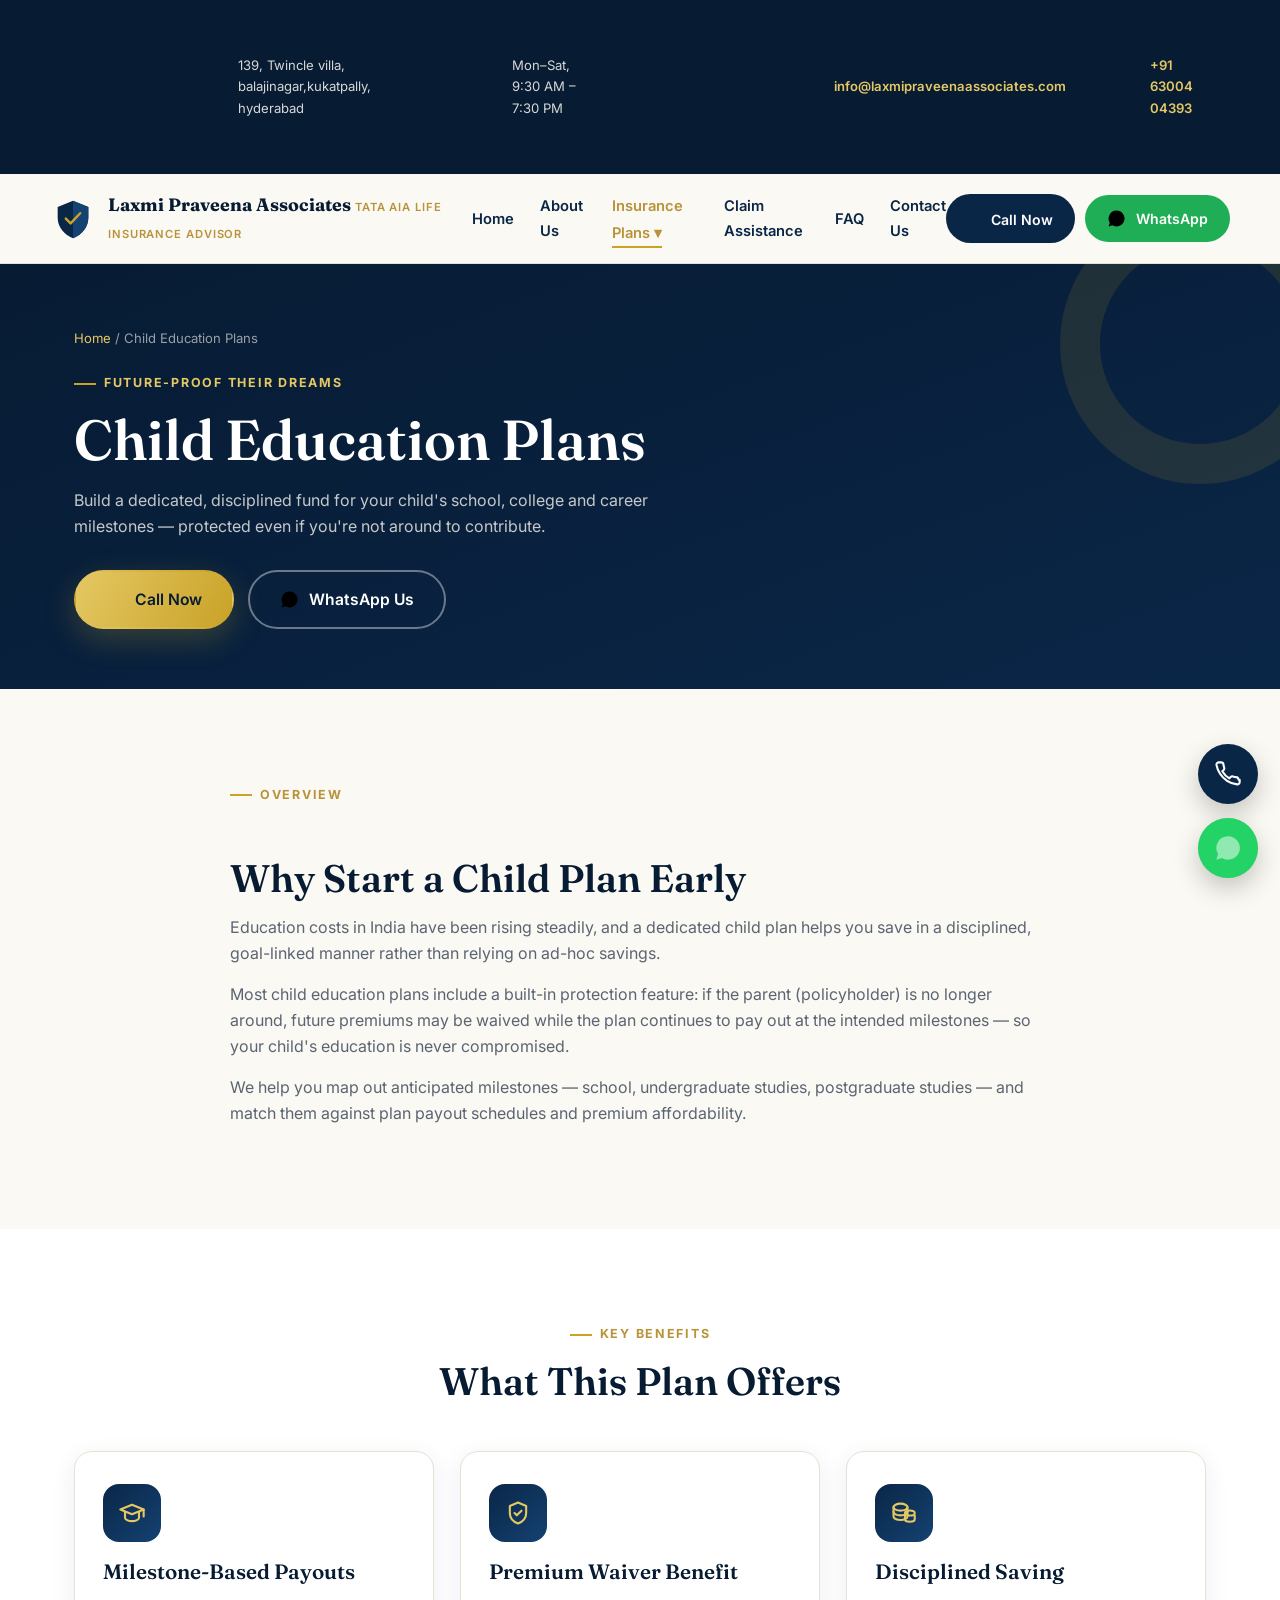
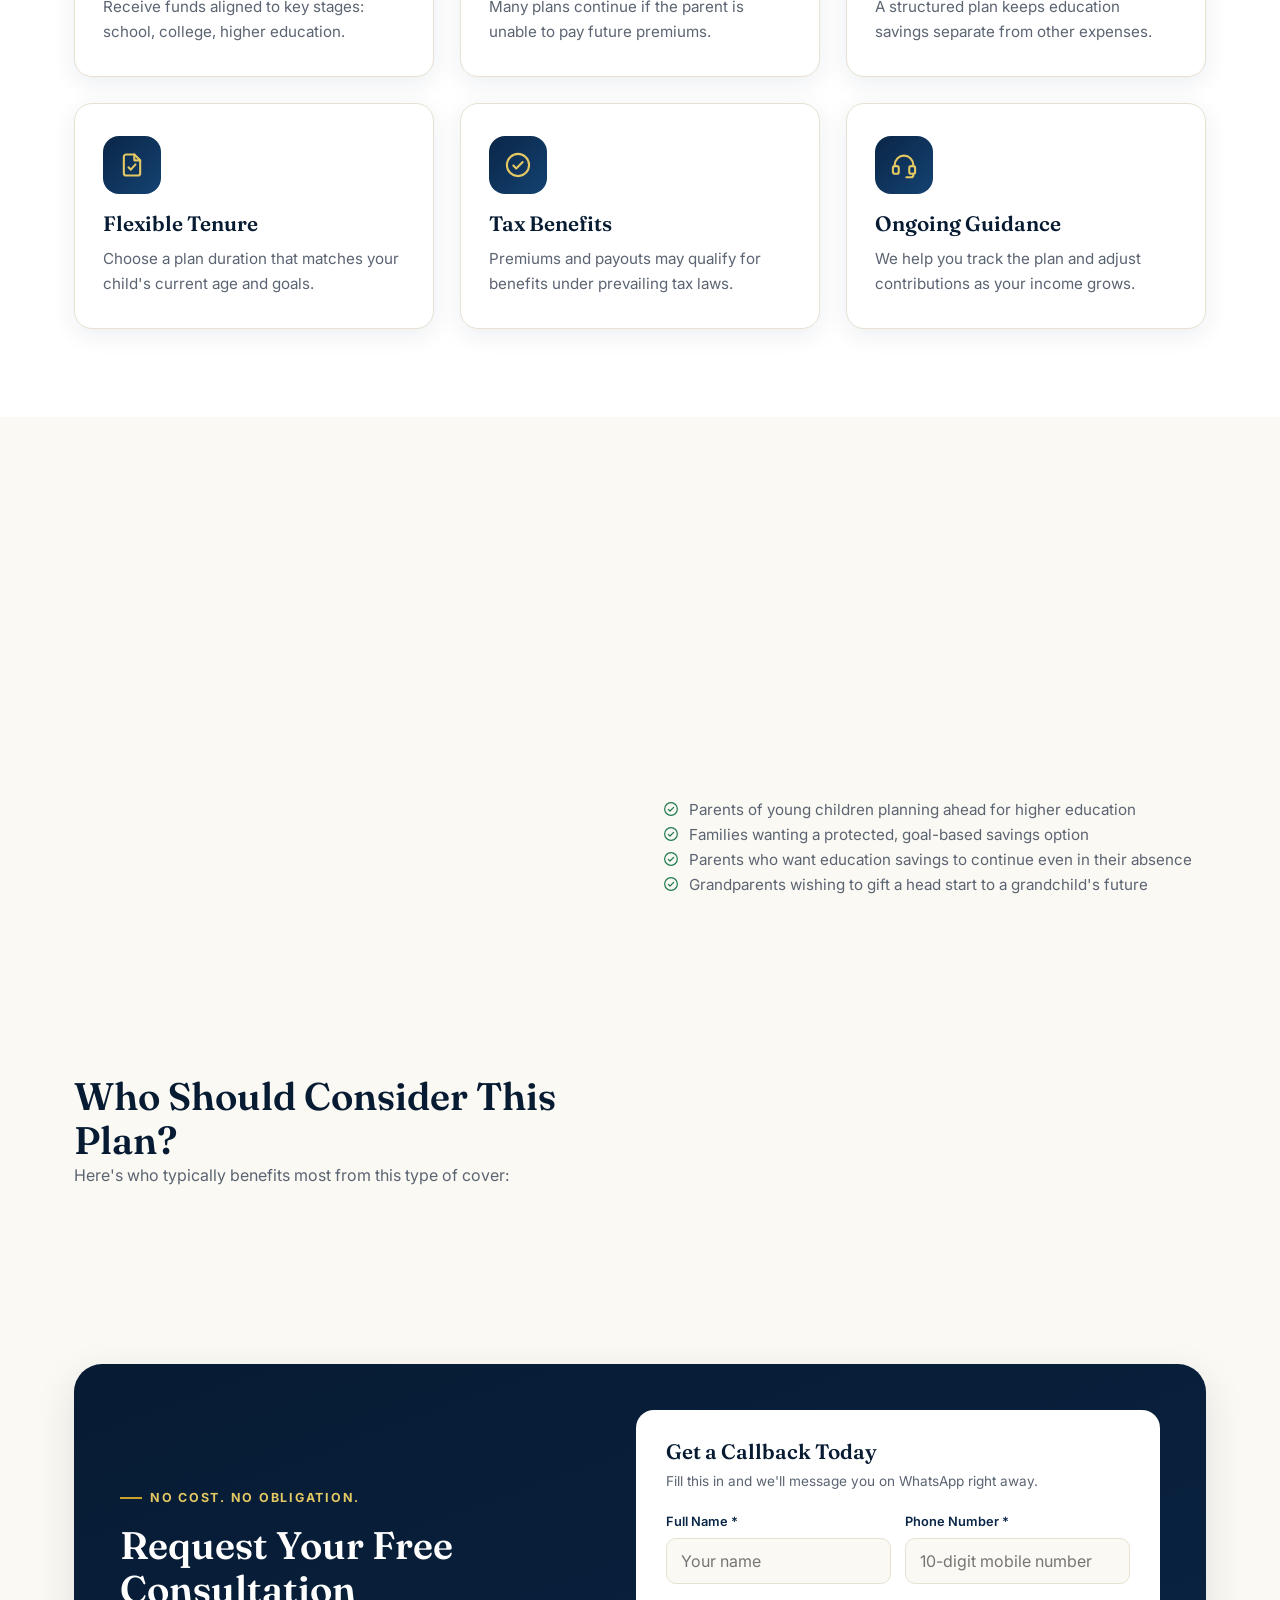
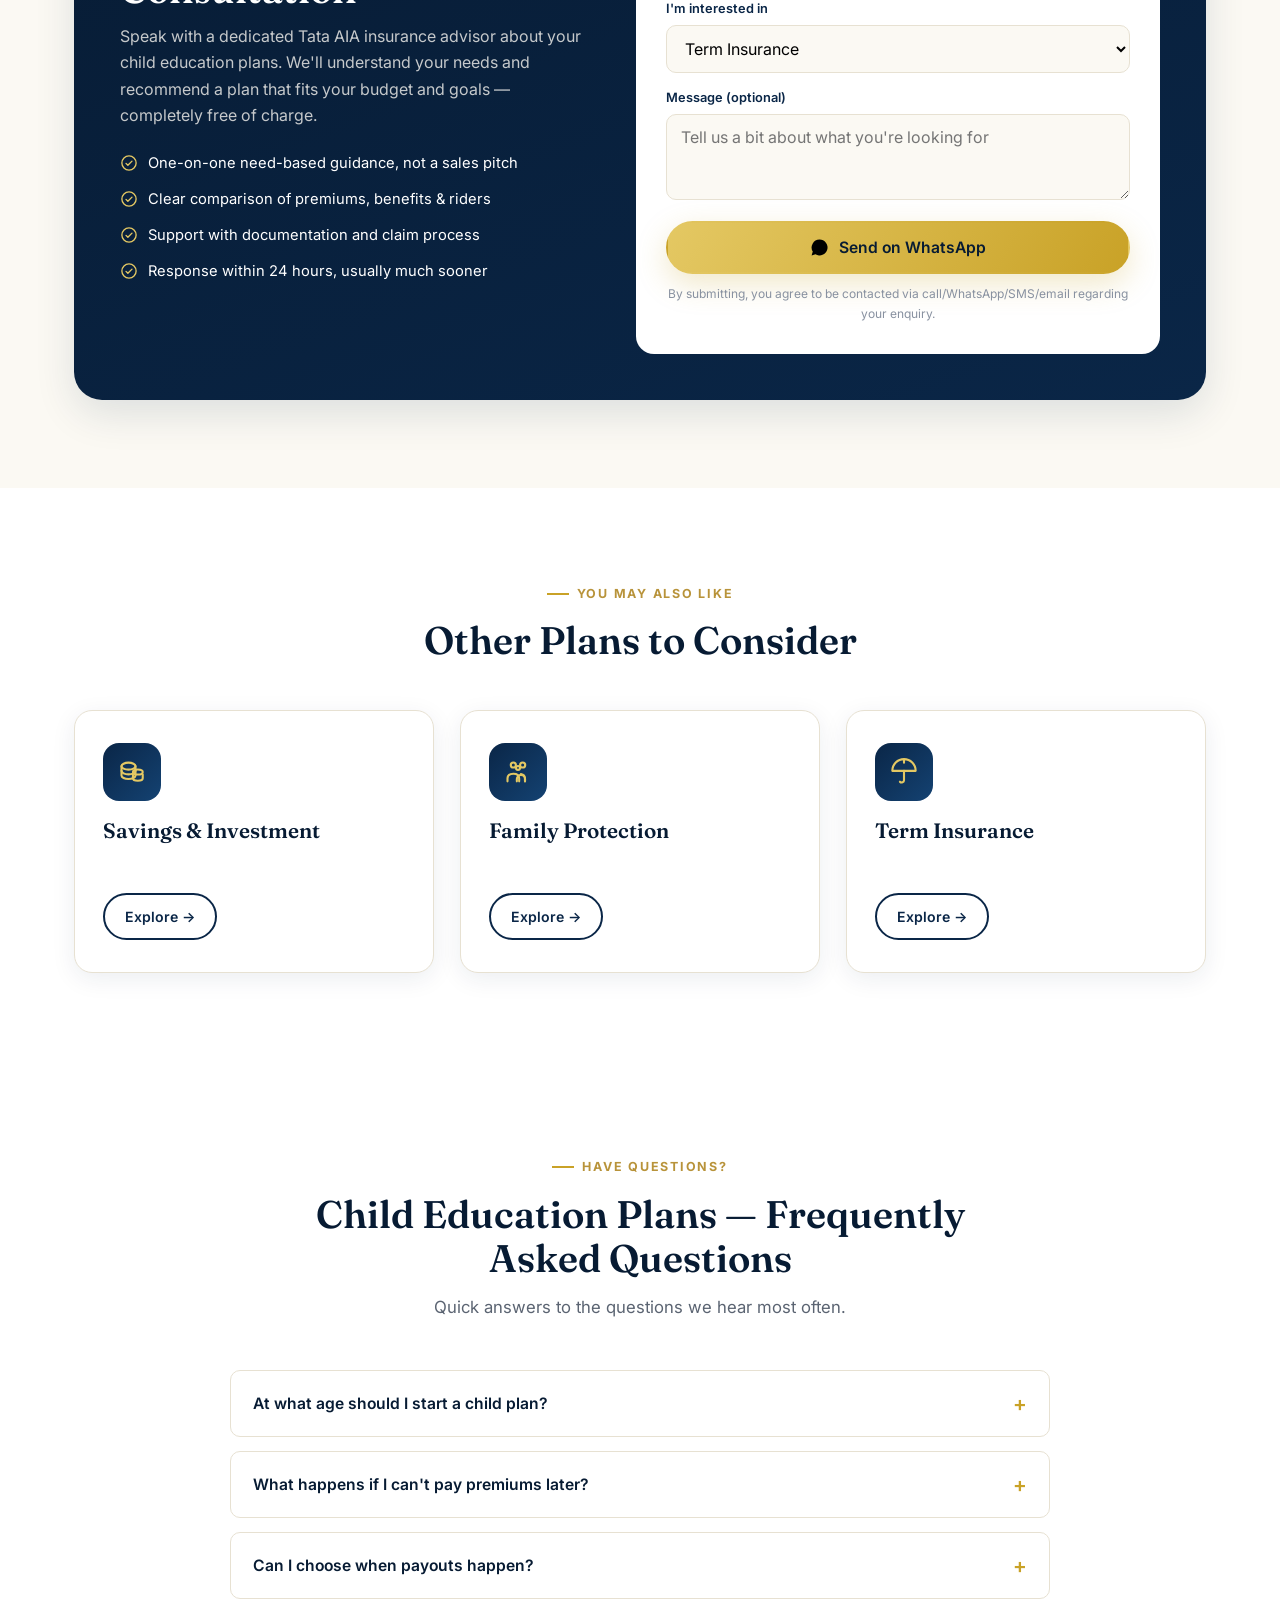
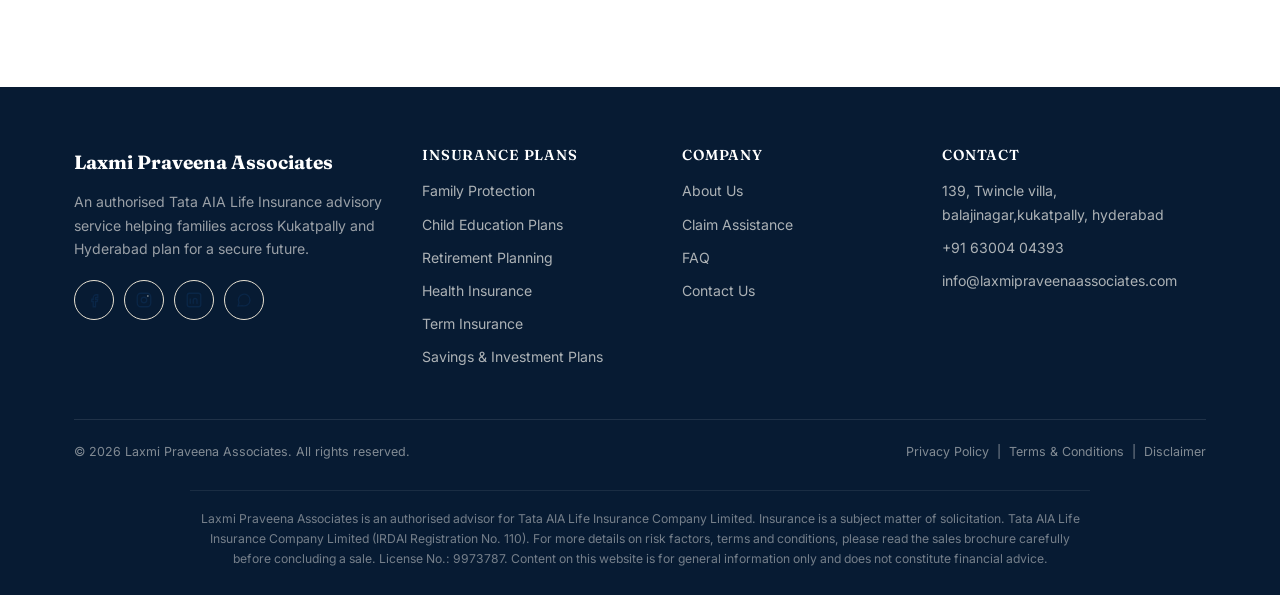
<file: child-education-plans.html>
<!DOCTYPE html>
<html lang="en">
<head>
<meta charset="UTF-8">
<meta name="viewport" content="width=device-width, initial-scale=1.0">
<title>Child Education Plans Hyderabad | Tata AIA | Laxmi Praveena Associates</title>
<meta name="description" content="Secure your child's education with Tata AIA child education plans. Free planning consultation from a trusted advisor in Kukatpally, Hyderabad.">
<meta name="keywords" content="Child Plan Hyderabad, Tata AIA Insurance Kukatpally, Life Insurance Advisor Kukatpally">
<meta name="robots" content="index, follow">
<link rel="canonical" href="https://www.laxmipraveenaassociates.com/child-education-plans.html">
<meta name="author" content="Laxmi Praveena Associates">
<meta name="geo.region" content="IN-TG">
<meta name="geo.placename" content="Kukatpally, Hyderabad">

<!-- Open Graph -->
<meta property="og:type" content="website">
<meta property="og:title" content="Child Education Plans Hyderabad | Tata AIA | Laxmi Praveena Associates">
<meta property="og:description" content="Secure your child's education with Tata AIA child education plans. Free planning consultation from a trusted advisor in Kukatpally, Hyderabad.">
<meta property="og:url" content="https://www.laxmipraveenaassociates.com/child-education-plans.html">
<meta property="og:site_name" content="Laxmi Praveena Associates">
<meta property="og:image" content="https://www.laxmipraveenaassociates.com/images/og-cover.jpg">
<meta property="og:locale" content="en_IN">

<!-- Twitter -->
<meta name="twitter:card" content="summary_large_image">
<meta name="twitter:title" content="Child Education Plans Hyderabad | Tata AIA | Laxmi Praveena Associates">
<meta name="twitter:description" content="Secure your child's education with Tata AIA child education plans. Free planning consultation from a trusted advisor in Kukatpally, Hyderabad.">

<link rel="icon" type="image/svg+xml" href="images/favicon.svg">
<link rel="preconnect" href="https://fonts.googleapis.com">
<link rel="preconnect" href="https://fonts.gstatic.com" crossorigin>
<link href="https://fonts.googleapis.com/css2?family=Fraunces:wght@500;600;700&family=Inter:wght@400;500;600;700;800&display=swap" rel="stylesheet">
<link rel="stylesheet" href="css/style.css">

</head>
<body>
<div class="topbar">
    <div class="container">
      <div class="topbar-links">
        <span><svg viewBox="0 0 24 24" fill="none" stroke-width="1.8" stroke-linecap="round" stroke-linejoin="round"><path d="M21 10c0 6-9 12-9 12s-9-6-9-12a9 9 0 0118 0z"/><circle cx="12" cy="10" r="3"/></svg> 139, Twincle villa, balajinagar,kukatpally, hyderabad</span>
        <span><svg viewBox="0 0 24 24" fill="none" stroke-width="1.8" stroke-linecap="round" stroke-linejoin="round"><circle cx="12" cy="12" r="9"/><path d="M12 7v5l3 3"/></svg> Mon–Sat, 9:30 AM – 7:30 PM</span>
      </div>
      <div class="topbar-links">
        <span><svg viewBox="0 0 24 24" fill="none" stroke-width="1.8" stroke-linecap="round" stroke-linejoin="round"><rect x="2" y="4" width="20" height="16" rx="2"/><path d="M2 6l10 7 10-7"/></svg> <a href="mailto:info@laxmipraveenaassociates.com">info@laxmipraveenaassociates.com</a></span>
        <span><svg viewBox="0 0 24 24" fill="none" stroke-width="1.8" stroke-linecap="round" stroke-linejoin="round"><path d="M22 16.9v2a2 2 0 01-2.2 2 19.8 19.8 0 01-8.6-3.1 19.5 19.5 0 01-6-6A19.8 19.8 0 012.1 4.2 2 2 0 014.1 2h2a2 2 0 012 1.7c.1.9.3 1.8.6 2.7a2 2 0 01-.4 2.1L7.1 9.7a16 16 0 006 6l1.2-1.2a2 2 0 012.1-.4c.9.3 1.8.5 2.7.6a2 2 0 011.9 2.2z"/></svg> <a href="tel:+919000000000">+91 63004 04393</a></span>
      </div>
    </div>
  </div>

  <header class="site-header">
    <div class="container nav-wrap">
      <a href="index.html" class="brand">
        <svg class="brand-mark" viewBox="0 0 48 48" fill="none">
          <path d="M24 5l16 6.5v11C40 33 33 40.5 24 44 15 40.5 8 33 8 22.5v-11L24 5z" fill="#0A2647"/>
          <path d="M24 5l16 6.5v11C40 33 33 40.5 24 44" fill="#144272"/>
          <path d="M16.5 23.5l5 5 10-10.5" stroke="#C9A227" stroke-width="2.6" stroke-linecap="round" stroke-linejoin="round" fill="none"/>
        </svg>
        <span class="brand-text">
          <span class="name">Laxmi Praveena Associates</span>
          <span class="tag">Tata AIA Life Insurance Advisor</span>
        </span>
      </a>

      <nav class="main-nav">
        <a href="index.html" class="">Home</a>
            <a href="about.html" class="">About Us</a>
            <div class="has-dropdown">
              <a href="insurance-plans.html" class="active">Insurance Plans ▾</a>
              <div class="dropdown">
                <a href="family-protection.html">Family Protection</a>
<a href="child-education-plans.html">Child Education Plans</a>
<a href="retirement-planning.html">Retirement Planning</a>
<a href="health-insurance.html">Health Insurance</a>
<a href="term-insurance.html">Term Insurance</a>
<a href="savings-investment-plans.html">Savings & Investment Plans</a>
              </div>
            </div>
            <a href="claim-assistance.html" class="">Claim Assistance</a>
            <a href="faq.html" class="">FAQ</a>
            <a href="contact.html" class="">Contact Us</a>
      </nav>

      <div class="nav-actions">
        <a href="tel:+919000000000" class="btn btn-navy btn-sm"><span class="btn-text"><svg viewBox="0 0 24 24" fill="none" stroke-width="1.8" stroke-linecap="round" stroke-linejoin="round"><path d="M22 16.9v2a2 2 0 01-2.2 2 19.8 19.8 0 01-8.6-3.1 19.5 19.5 0 01-6-6A19.8 19.8 0 012.1 4.2 2 2 0 014.1 2h2a2 2 0 012 1.7c.1.9.3 1.8.6 2.7a2 2 0 01-.4 2.1L7.1 9.7a16 16 0 006 6l1.2-1.2a2 2 0 012.1-.4c.9.3 1.8.5 2.7.6a2 2 0 011.9 2.2z"/></svg> Call Now</span></a>
        <a data-whatsapp-link="Hello! I would like to know more about Tata AIA Life Insurance plans." target="_blank" rel="noopener" class="btn btn-whatsapp btn-sm"><svg viewBox="0 0 24 24"><path d="M17.5 14.4c-.3-.1-1.6-.8-1.9-.9-.2-.1-.4-.1-.6.1-.2.3-.7.9-.8 1-.2.2-.3.2-.5.1-.3-.1-1.2-.4-2.2-1.4-.8-.7-1.4-1.6-1.5-1.9-.2-.3 0-.4.1-.6l.4-.5c.1-.2.2-.3.2-.5.1-.2 0-.4 0-.5L10 7.8c-.2-.4-.4-.4-.6-.4h-.5c-.2 0-.5.1-.7.3-.3.3-1 1-1 2.4s1 2.8 1.2 3c.1.2 2 3 4.8 4.3.7.3 1.2.4 1.6.6.7.2 1.3.2 1.8.1.5-.1 1.6-.7 1.9-1.3.2-.6.2-1.1.2-1.2-.1-.2-.3-.2-.6-.4z"/><path d="M12 2a10 10 0 00-8.5 15.2L2 22l4.9-1.5A10 10 0 1012 2z"/></svg> <span class="btn-text">WhatsApp</span></a>
        <button class="menu-toggle" aria-label="Open menu"><span></span><span></span><span></span></button>
      </div>
    </div>
  </header>
<section class="page-hero">
    <div class="container">
      <div class="breadcrumb"><a href="index.html">Home</a> / Child Education Plans</div>
      <span class="eyebrow">Future-Proof Their Dreams</span>
      <h1>Child Education Plans</h1>
      <p>Build a dedicated, disciplined fund for your child's school, college and career milestones — protected even if you're not around to contribute.</p>
      <div class="cta-row">
        <a href="tel:+919000000000" class="btn btn-gold"><svg viewBox="0 0 24 24" fill="none" stroke-width="1.8" stroke-linecap="round" stroke-linejoin="round"><path d="M22 16.9v2a2 2 0 01-2.2 2 19.8 19.8 0 01-8.6-3.1 19.5 19.5 0 01-6-6A19.8 19.8 0 012.1 4.2 2 2 0 014.1 2h2a2 2 0 012 1.7c.1.9.3 1.8.6 2.7a2 2 0 01-.4 2.1L7.1 9.7a16 16 0 006 6l1.2-1.2a2 2 0 012.1-.4c.9.3 1.8.5 2.7.6a2 2 0 011.9 2.2z"/></svg> Call Now</a>
        <a data-whatsapp-link="Hello! I would like to enquire about Child Education Plans." target="_blank" rel="noopener" class="btn btn-outline"><svg viewBox="0 0 24 24"><path d="M17.5 14.4c-.3-.1-1.6-.8-1.9-.9-.2-.1-.4-.1-.6.1-.2.3-.7.9-.8 1-.2.2-.3.2-.5.1-.3-.1-1.2-.4-2.2-1.4-.8-.7-1.4-1.6-1.5-1.9-.2-.3 0-.4.1-.6l.4-.5c.1-.2.2-.3.2-.5.1-.2 0-.4 0-.5L10 7.8c-.2-.4-.4-.4-.6-.4h-.5c-.2 0-.5.1-.7.3-.3.3-1 1-1 2.4s1 2.8 1.2 3c.1.2 2 3 4.8 4.3.7.3 1.2.4 1.6.6.7.2 1.3.2 1.8.1.5-.1 1.6-.7 1.9-1.3.2-.6.2-1.1.2-1.2-.1-.2-.3-.2-.6-.4z"/><path d="M12 2a10 10 0 00-8.5 15.2L2 22l4.9-1.5A10 10 0 1012 2z"/></svg> WhatsApp Us</a>
      </div>
    </div>
  </section>

<section class="section">
    <div class="container">
      <div class="content-block reveal">
        <span class="eyebrow">Overview</span>
        <h2>Why Start a Child Plan Early</h2>
        <p>Education costs in India have been rising steadily, and a dedicated child plan helps you save in a disciplined, goal-linked manner rather than relying on ad-hoc savings.</p>
<p>Most child education plans include a built-in protection feature: if the parent (policyholder) is no longer around, future premiums may be waived while the plan continues to pay out at the intended milestones — so your child's education is never compromised.</p>
<p>We help you map out anticipated milestones — school, undergraduate studies, postgraduate studies — and match them against plan payout schedules and premium affordability.</p>
      </div>
    </div>
  </section>

<section class="section section-alt">
    <div class="container">
      <div class="section-head center reveal">
        <span class="eyebrow">Key Benefits</span>
        <h2>What This Plan Offers</h2>
      </div>
      <div class="grid-3">
        <div class="card reveal">
          <div class="icon-wrap"><svg viewBox="0 0 24 24" fill="none" stroke-width="1.8" stroke-linecap="round" stroke-linejoin="round"><path d="M2 9l10-4 10 4-10 4-10-4z"/><path d="M6 11v5c0 1.5 2.7 3 6 3s6-1.5 6-3v-5"/><path d="M22 9v6"/></svg></div>
          <h3>Milestone-Based Payouts</h3>
          <p>Receive funds aligned to key stages: school, college, higher education.</p>
        </div>
<div class="card reveal">
          <div class="icon-wrap"><svg viewBox="0 0 24 24" fill="none" stroke-width="1.8" stroke-linecap="round" stroke-linejoin="round"><path d="M12 3l7 3v6c0 4.5-3 7.5-7 9-4-1.5-7-4.5-7-9V6l7-3z"/><path d="M9 12l2 2 4-4"/></svg></div>
          <h3>Premium Waiver Benefit</h3>
          <p>Many plans continue if the parent is unable to pay future premiums.</p>
        </div>
<div class="card reveal">
          <div class="icon-wrap"><svg viewBox="0 0 24 24" fill="none" stroke-width="1.8" stroke-linecap="round" stroke-linejoin="round"><ellipse cx="9" cy="7" rx="6" ry="3"/><path d="M3 7v4c0 1.7 2.7 3 6 3s6-1.3 6-3V7"/><path d="M3 11v4c0 1.7 2.7 3 6 3s6-1.3 6-3v-4"/><ellipse cx="17" cy="12" rx="4.2" ry="2.2"/><path d="M12.8 14.2v3.2c0 1.2 1.9 2.1 4.2 2.1s4.2-.9 4.2-2.1v-3.2"/></svg></div>
          <h3>Disciplined Saving</h3>
          <p>A structured plan keeps education savings separate from other expenses.</p>
        </div>
<div class="card reveal">
          <div class="icon-wrap"><svg viewBox="0 0 24 24" fill="none" stroke-width="1.8" stroke-linecap="round" stroke-linejoin="round"><path d="M14 3H7a2 2 0 00-2 2v14a2 2 0 002 2h10a2 2 0 002-2V8z"/><path d="M14 3v5h5"/><path d="M9 14l2 2 4-4.5"/></svg></div>
          <h3>Flexible Tenure</h3>
          <p>Choose a plan duration that matches your child's current age and goals.</p>
        </div>
<div class="card reveal">
          <div class="icon-wrap"><svg viewBox="0 0 24 24" fill="none" stroke-width="1.8" stroke-linecap="round" stroke-linejoin="round"><circle cx="12" cy="12" r="9.5"/><path d="M8 12.5l2.5 2.5L16 9.5"/></svg></div>
          <h3>Tax Benefits</h3>
          <p>Premiums and payouts may qualify for benefits under prevailing tax laws.</p>
        </div>
<div class="card reveal">
          <div class="icon-wrap"><svg viewBox="0 0 24 24" fill="none" stroke-width="1.8" stroke-linecap="round" stroke-linejoin="round"><path d="M4 13v-1a8 8 0 0116 0v1"/><rect x="2.5" y="13" width="5" height="6.5" rx="1.6"/><rect x="16.5" y="13" width="5" height="6.5" rx="1.6"/><path d="M20 19.5v1a2 2 0 01-2 2h-4"/></svg></div>
          <h3>Ongoing Guidance</h3>
          <p>We help you track the plan and adjust contributions as your income grows.</p>
        </div>
      </div>
    </div>
  </section>

<section class="section">
    <div class="container two-col">
      <div class="reveal">
        <div class="icon-wrap" style="margin-bottom:18px;"><svg viewBox="0 0 24 24" fill="none" stroke-width="1.8" stroke-linecap="round" stroke-linejoin="round"><path d="M2 9l10-4 10 4-10 4-10-4z"/><path d="M6 11v5c0 1.5 2.7 3 6 3s6-1.5 6-3v-5"/><path d="M22 9v6"/></svg></div>
        <h2>Who Should Consider This Plan?</h2>
        <p>Here's who typically benefits most from this type of cover:</p>
      </div>
      <div class="reveal">
        <ul class="content-block" style="max-width:100%;">
          <li><svg viewBox="0 0 24 24" fill="none" stroke-width="1.8" stroke-linecap="round" stroke-linejoin="round"><circle cx="12" cy="12" r="9.5"/><path d="M8 12.5l2.5 2.5L16 9.5"/></svg> Parents of young children planning ahead for higher education</li>
<li><svg viewBox="0 0 24 24" fill="none" stroke-width="1.8" stroke-linecap="round" stroke-linejoin="round"><circle cx="12" cy="12" r="9.5"/><path d="M8 12.5l2.5 2.5L16 9.5"/></svg> Families wanting a protected, goal-based savings option</li>
<li><svg viewBox="0 0 24 24" fill="none" stroke-width="1.8" stroke-linecap="round" stroke-linejoin="round"><circle cx="12" cy="12" r="9.5"/><path d="M8 12.5l2.5 2.5L16 9.5"/></svg> Parents who want education savings to continue even in their absence</li>
<li><svg viewBox="0 0 24 24" fill="none" stroke-width="1.8" stroke-linecap="round" stroke-linejoin="round"><circle cx="12" cy="12" r="9.5"/><path d="M8 12.5l2.5 2.5L16 9.5"/></svg> Grandparents wishing to gift a head start to a grandchild's future</li>
        </ul>
      </div>
    </div>
  </section>

<section class="section" id="free-consultation">
    <div class="container">
      <div class="consult-panel reveal">
        <div class="consult-copy">
          <span class="eyebrow">No Cost. No Obligation.</span>
          <h2>Request Your Free Consultation</h2>
          <p>Speak with a dedicated Tata AIA insurance advisor about your child education plans. We'll understand your needs and recommend a plan that fits your budget and goals — completely free of charge.</p>
          <ul class="consult-points">
            <li><svg viewBox="0 0 24 24" fill="none" stroke-width="1.8" stroke-linecap="round" stroke-linejoin="round"><circle cx="12" cy="12" r="9.5"/><path d="M8 12.5l2.5 2.5L16 9.5"/></svg> One-on-one need-based guidance, not a sales pitch</li>
            <li><svg viewBox="0 0 24 24" fill="none" stroke-width="1.8" stroke-linecap="round" stroke-linejoin="round"><circle cx="12" cy="12" r="9.5"/><path d="M8 12.5l2.5 2.5L16 9.5"/></svg> Clear comparison of premiums, benefits &amp; riders</li>
            <li><svg viewBox="0 0 24 24" fill="none" stroke-width="1.8" stroke-linecap="round" stroke-linejoin="round"><circle cx="12" cy="12" r="9.5"/><path d="M8 12.5l2.5 2.5L16 9.5"/></svg> Support with documentation and claim process</li>
            <li><svg viewBox="0 0 24 24" fill="none" stroke-width="1.8" stroke-linecap="round" stroke-linejoin="round"><circle cx="12" cy="12" r="9.5"/><path d="M8 12.5l2.5 2.5L16 9.5"/></svg> Response within 24 hours, usually much sooner</li>
          </ul>
        </div>
        <div>
          <form class="lead-form" novalidate>
            <div class="form-success">Thank you! Click "Send on WhatsApp" below and hit send in WhatsApp to reach us instantly.</div>
            <h3>Get a Callback Today</h3>
            <p class="form-sub">Fill this in and we'll message you on WhatsApp right away.</p>
            <div class="form-row">
              <div class="form-group">
                <label for="fname">Full Name *</label>
                <input type="text" id="fname" name="name" placeholder="Your name" required>
              </div>
              <div class="form-group">
                <label for="fphone">Phone Number *</label>
                <input type="tel" id="fphone" name="phone" placeholder="10-digit mobile number" required>
              </div>
            </div>
            <div class="form-group">
              <label for="finterest">I'm interested in</label>
              <select id="finterest" name="interest">
                <option>Term Insurance</option>
                <option>Family Protection Plan</option>
                <option>Child Education Plan</option>
                <option>Retirement Planning</option>
                <option>Health Insurance</option>
                <option>Savings &amp; Investment Plan</option>
                <option>Claim Assistance</option>
                <option>Not sure — please guide me</option>
              </select>
            </div>
            <div class="form-group">
              <label for="fmsg">Message (optional)</label>
              <textarea id="fmsg" name="message" rows="3" placeholder="Tell us a bit about what you're looking for"></textarea>
            </div>
            <button type="submit" class="btn btn-gold btn-block"><svg viewBox="0 0 24 24"><path d="M17.5 14.4c-.3-.1-1.6-.8-1.9-.9-.2-.1-.4-.1-.6.1-.2.3-.7.9-.8 1-.2.2-.3.2-.5.1-.3-.1-1.2-.4-2.2-1.4-.8-.7-1.4-1.6-1.5-1.9-.2-.3 0-.4.1-.6l.4-.5c.1-.2.2-.3.2-.5.1-.2 0-.4 0-.5L10 7.8c-.2-.4-.4-.4-.6-.4h-.5c-.2 0-.5.1-.7.3-.3.3-1 1-1 2.4s1 2.8 1.2 3c.1.2 2 3 4.8 4.3.7.3 1.2.4 1.6.6.7.2 1.3.2 1.8.1.5-.1 1.6-.7 1.9-1.3.2-.6.2-1.1.2-1.2-.1-.2-.3-.2-.6-.4z"/><path d="M12 2a10 10 0 00-8.5 15.2L2 22l4.9-1.5A10 10 0 1012 2z"/></svg> Send on WhatsApp</button>
            <p class="form-note">By submitting, you agree to be contacted via call/WhatsApp/SMS/email regarding your enquiry.</p>
          </form>
        </div>
      </div>
    </div>
  </section>

<section class="section section-alt">
    <div class="container">
      <div class="section-head center reveal">
        <span class="eyebrow">You May Also Like</span>
        <h2>Other Plans to Consider</h2>
      </div>
      <div class="grid-3">
        <div class="card reveal"><div class="icon-wrap"><svg viewBox="0 0 24 24" fill="none" stroke-width="1.8" stroke-linecap="round" stroke-linejoin="round"><ellipse cx="9" cy="7" rx="6" ry="3"/><path d="M3 7v4c0 1.7 2.7 3 6 3s6-1.3 6-3V7"/><path d="M3 11v4c0 1.7 2.7 3 6 3s6-1.3 6-3v-4"/><ellipse cx="17" cy="12" rx="4.2" ry="2.2"/><path d="M12.8 14.2v3.2c0 1.2 1.9 2.1 4.2 2.1s4.2-.9 4.2-2.1v-3.2"/></svg></div><h3>Savings & Investment</h3><a href="savings-investment-plans.html" class="btn btn-outline-navy btn-sm mt-40">Explore →</a></div>
<div class="card reveal"><div class="icon-wrap"><svg viewBox="0 0 24 24" fill="none" stroke-width="1.8" stroke-linecap="round" stroke-linejoin="round"><circle cx="8" cy="6" r="2.2"/><circle cx="16" cy="6" r="2.2"/><circle cx="12" cy="8.5" r="1.7"/><path d="M3 20v-2.5C3 15 5 13.5 8 13.5s5 1.5 5 4V20"/><path d="M11 20v-2c0-2 1.6-3.4 3.5-3.4S18 16 18 18v2"/><path d="M14.5 13.7c1.7.3 3.5 1.6 3.5 3.8V20"/></svg></div><h3>Family Protection</h3><a href="family-protection.html" class="btn btn-outline-navy btn-sm mt-40">Explore →</a></div>
<div class="card reveal"><div class="icon-wrap"><svg viewBox="0 0 24 24" fill="none" stroke-width="1.8" stroke-linecap="round" stroke-linejoin="round"><path d="M2 11a10 10 0 0120 0z"/><path d="M12 11v8a2 2 0 01-3.5 1.3"/><path d="M12 2v2"/></svg></div><h3>Term Insurance</h3><a href="term-insurance.html" class="btn btn-outline-navy btn-sm mt-40">Explore →</a></div>
      </div>
    </div>
  </section>

<section class="section section-alt" id="faq">
    <div class="container">
      <div class="section-head center reveal">
        <span class="eyebrow">Have Questions?</span>
        <h2>Child Education Plans — Frequently Asked Questions</h2>
        <p>Quick answers to the questions we hear most often.</p>
      </div>
      <div class="faq-list content-block reveal">
        <div class="faq-item">
          <button class="faq-q"><span>At what age should I start a child plan?</span><span class="plus">+</span></button>
          <div class="faq-a"><p>The earlier you start, the more time your savings have to grow and the lower your premium is likely to be. Many parents start when the child is an infant or toddler.</p></div>
        </div>
<div class="faq-item">
          <button class="faq-q"><span>What happens if I can't pay premiums later?</span><span class="plus">+</span></button>
          <div class="faq-a"><p>Many child plans include a waiver-of-premium benefit in case of the parent's death or specified disability, so the plan continues toward its goal.</p></div>
        </div>
<div class="faq-item">
          <button class="faq-q"><span>Can I choose when payouts happen?</span><span class="plus">+</span></button>
          <div class="faq-a"><p>Yes, several plans allow you to align payouts with expected milestones such as Class 10, Class 12, or college admission.</p></div>
        </div>
      </div>
    </div>
  </section>

<footer class="site-footer">
    <div class="container">
      <div class="footer-grid">
        <div class="footer-brand">
          <span class="name">Laxmi Praveena Associates</span>
          <p>An authorised Tata AIA Life Insurance advisory service helping families across Kukatpally and Hyderabad plan for a secure future.</p>
          <div class="social-row">
            <a href="https://www.facebook.com/" target="_blank" rel="noopener" aria-label="Facebook"><svg viewBox="0 0 24 24" fill="none" stroke-width="1.8"><path d="M15 8.5h2V5h-2c-2.2 0-4 1.8-4 4v2H9v3h2v7h3v-7h2.2l.8-3H14V9c0-.3.2-.5.5-.5z"/></svg></a>
            <a href="https://www.instagram.com/" target="_blank" rel="noopener" aria-label="Instagram"><svg viewBox="0 0 24 24" fill="none" stroke-width="1.8"><rect x="3" y="3" width="18" height="18" rx="5"/><circle cx="12" cy="12" r="3.7"/><circle cx="17.2" cy="6.8" r="1" fill="currentColor" stroke="none"/></svg></a>
            <a href="https://www.linkedin.com/" target="_blank" rel="noopener" aria-label="LinkedIn"><svg viewBox="0 0 24 24" fill="none" stroke-width="1.8"><rect x="3" y="3" width="18" height="18" rx="3"/><path d="M7 10v7M7 7.2v.1M11 17v-4.5c0-1.4 1-2.5 2.5-2.5s2.5 1.1 2.5 2.5V17"/></svg></a>
            <a data-whatsapp-link="Hello! I found you on your website." target="_blank" rel="noopener" aria-label="WhatsApp"><svg viewBox="0 0 24 24" fill="none" stroke-width="1.8"><path d="M4 20l1.4-4.2A7.8 7.8 0 1110 19.5L4 20z"/></svg></a>
          </div>
        </div>
        <div class="footer-col">
          <h4>Insurance Plans</h4>
          <a href="family-protection.html">Family Protection</a>
<a href="child-education-plans.html">Child Education Plans</a>
<a href="retirement-planning.html">Retirement Planning</a>
<a href="health-insurance.html">Health Insurance</a>
<a href="term-insurance.html">Term Insurance</a>
<a href="savings-investment-plans.html">Savings & Investment Plans</a>
        </div>
        <div class="footer-col">
          <h4>Company</h4>
          <a href="about.html">About Us</a>
          <a href="claim-assistance.html">Claim Assistance</a>
          <a href="faq.html">FAQ</a>
          <a href="contact.html">Contact Us</a>
        </div>
        <div class="footer-col">
          <h4>Contact</h4>
          <span>139, Twincle villa, balajinagar,kukatpally, hyderabad</span>
          <a href="tel:+919000000000">+91 63004 04393</a>
          <a href="mailto:info@laxmipraveenaassociates.com">info@laxmipraveenaassociates.com</a>
        </div>
      </div>
      <div class="footer-bottom">
        <span>© <span id="year"></span> Laxmi Praveena Associates. All rights reserved.</span>
        <div>
          <a href="privacy-policy.html">Privacy Policy</a> &nbsp;|&nbsp;
          <a href="terms-conditions.html">Terms &amp; Conditions</a> &nbsp;|&nbsp;
          <a href="disclaimer.html">Disclaimer</a>
        </div>
      </div>
      <p class="irdai-note">Laxmi Praveena Associates is an authorised advisor for Tata AIA Life Insurance Company Limited. Insurance is a subject matter of solicitation. Tata AIA Life Insurance Company Limited (IRDAI Registration No. 110). For more details on risk factors, terms and conditions, please read the sales brochure carefully before concluding a sale. License No.: 9973787. Content on this website is for general information only and does not constitute financial advice.</p>
    </div>
  </footer>
  <script>document.getElementById('year').textContent = new Date().getFullYear();</script>
<div class="floating-actions">
    <a href="tel:+919000000000" class="fab fab-call" aria-label="Call Now" title="Call Now"><svg viewBox="0 0 24 24" fill="none" stroke-width="1.8" stroke-linecap="round" stroke-linejoin="round"><path d="M22 16.9v2a2 2 0 01-2.2 2 19.8 19.8 0 01-8.6-3.1 19.5 19.5 0 01-6-6A19.8 19.8 0 012.1 4.2 2 2 0 014.1 2h2a2 2 0 012 1.7c.1.9.3 1.8.6 2.7a2 2 0 01-.4 2.1L7.1 9.7a16 16 0 006 6l1.2-1.2a2 2 0 012.1-.4c.9.3 1.8.5 2.7.6a2 2 0 011.9 2.2z"/></svg></a>
    <a data-whatsapp-link="Hello! I would like a free consultation about Tata AIA Life Insurance plans." target="_blank" rel="noopener" class="fab fab-whatsapp fab-pulse" aria-label="Chat on WhatsApp" title="WhatsApp Us"><svg viewBox="0 0 24 24"><path d="M17.5 14.4c-.3-.1-1.6-.8-1.9-.9-.2-.1-.4-.1-.6.1-.2.3-.7.9-.8 1-.2.2-.3.2-.5.1-.3-.1-1.2-.4-2.2-1.4-.8-.7-1.4-1.6-1.5-1.9-.2-.3 0-.4.1-.6l.4-.5c.1-.2.2-.3.2-.5.1-.2 0-.4 0-.5L10 7.8c-.2-.4-.4-.4-.6-.4h-.5c-.2 0-.5.1-.7.3-.3.3-1 1-1 2.4s1 2.8 1.2 3c.1.2 2 3 4.8 4.3.7.3 1.2.4 1.6.6.7.2 1.3.2 1.8.1.5-.1 1.6-.7 1.9-1.3.2-.6.2-1.1.2-1.2-.1-.2-.3-.2-.6-.4z"/><path d="M12 2a10 10 0 00-8.5 15.2L2 22l4.9-1.5A10 10 0 1012 2z"/></svg></a>
  </div>
<script src="js/script.js"></script>
</body>
</html>
</file>
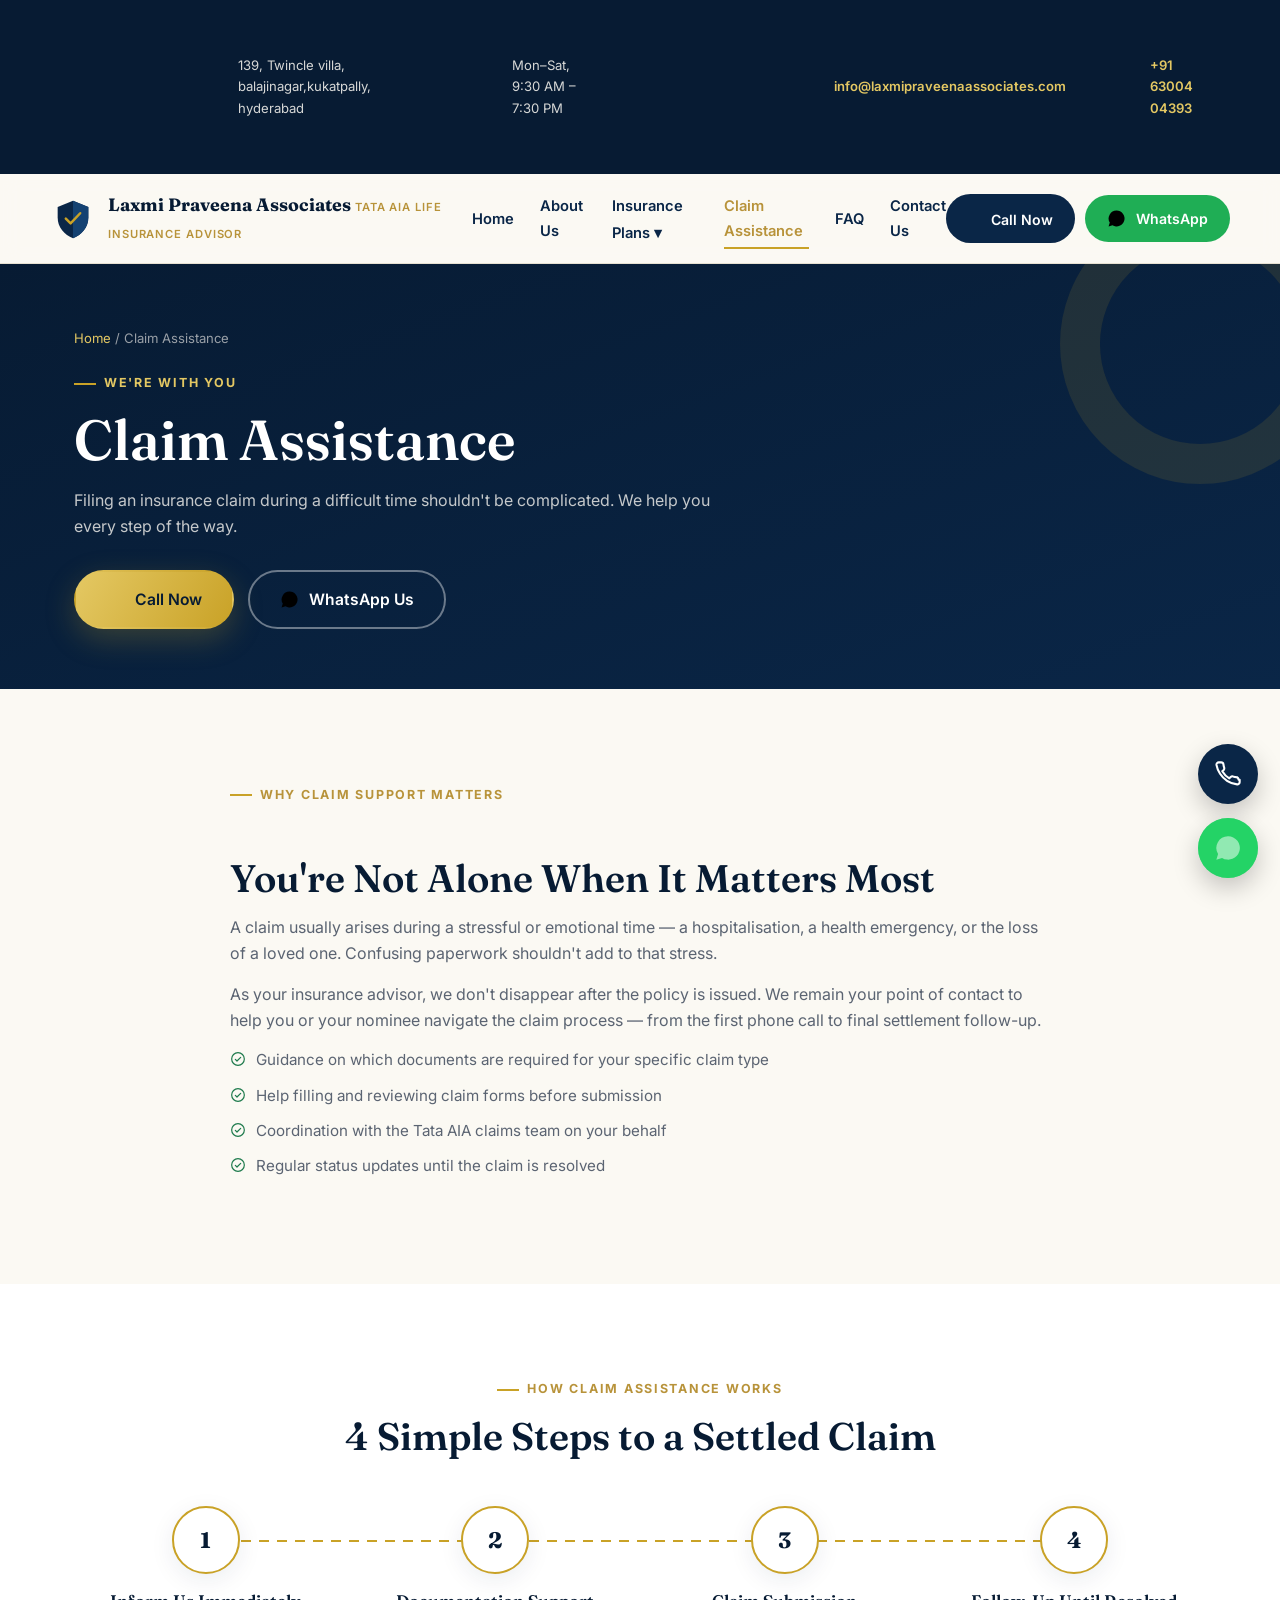
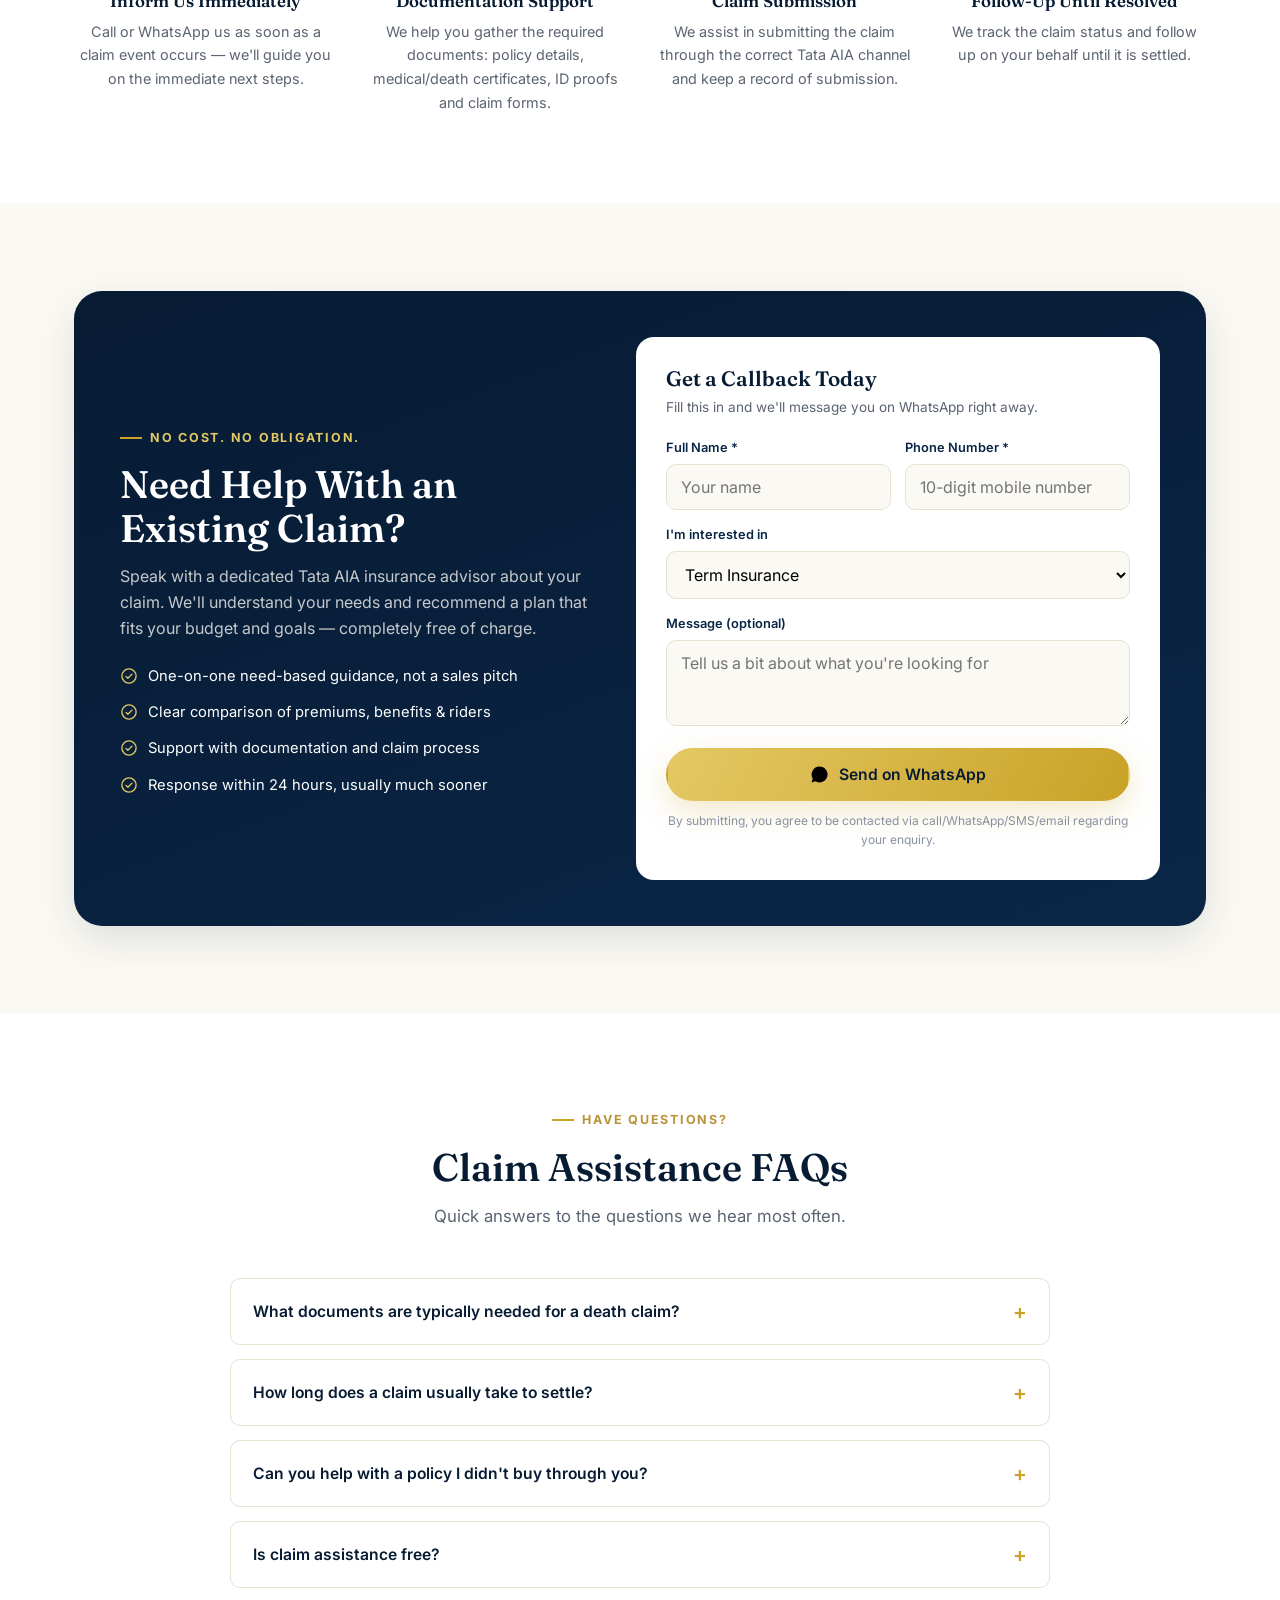
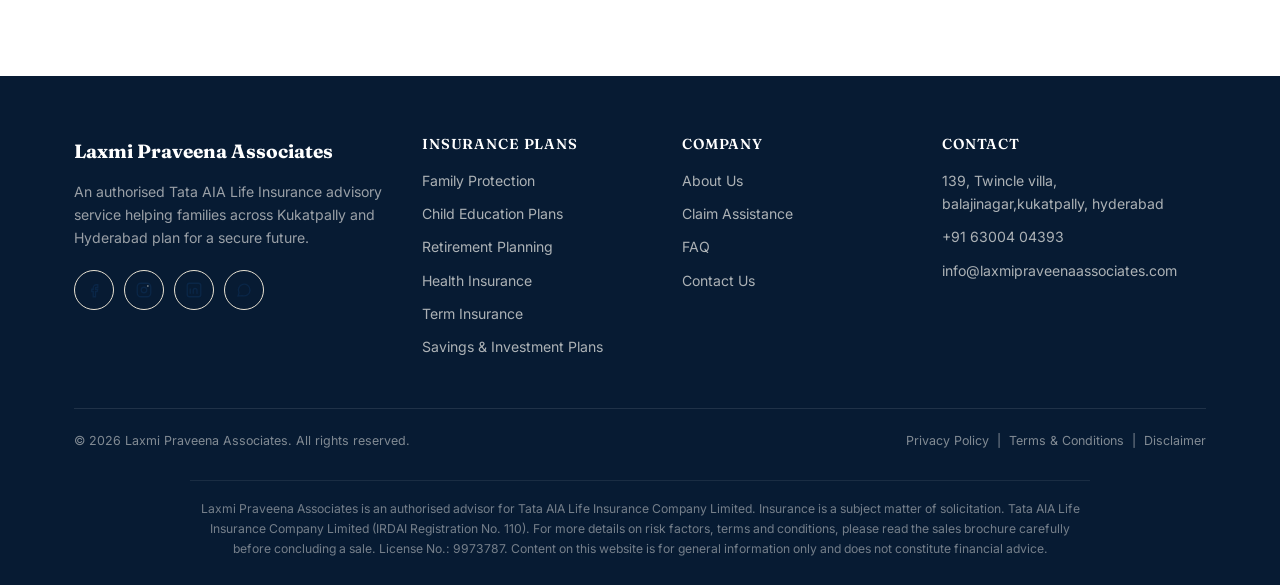
<file: claim-assistance.html>
<!DOCTYPE html>
<html lang="en">
<head>
<meta charset="UTF-8">
<meta name="viewport" content="width=device-width, initial-scale=1.0">
<title>Insurance Claim Assistance Kukatpally, Hyderabad | Laxmi Praveena Associates</title>
<meta name="description" content="Get dedicated support with Tata AIA insurance claims — documentation, submission and follow-up. Trusted advisor in Kukatpally, Hyderabad.">
<meta name="keywords" content="Tata AIA Insurance Kukatpally, Life Insurance Advisor Kukatpally, Best Insurance Advisor Hyderabad">
<meta name="robots" content="index, follow">
<link rel="canonical" href="https://www.laxmipraveenaassociates.com/claim-assistance.html">
<meta name="author" content="Laxmi Praveena Associates">
<meta name="geo.region" content="IN-TG">
<meta name="geo.placename" content="Kukatpally, Hyderabad">

<!-- Open Graph -->
<meta property="og:type" content="website">
<meta property="og:title" content="Insurance Claim Assistance Kukatpally, Hyderabad | Laxmi Praveena Associates">
<meta property="og:description" content="Get dedicated support with Tata AIA insurance claims — documentation, submission and follow-up. Trusted advisor in Kukatpally, Hyderabad.">
<meta property="og:url" content="https://www.laxmipraveenaassociates.com/claim-assistance.html">
<meta property="og:site_name" content="Laxmi Praveena Associates">
<meta property="og:image" content="https://www.laxmipraveenaassociates.com/images/og-cover.jpg">
<meta property="og:locale" content="en_IN">

<!-- Twitter -->
<meta name="twitter:card" content="summary_large_image">
<meta name="twitter:title" content="Insurance Claim Assistance Kukatpally, Hyderabad | Laxmi Praveena Associates">
<meta name="twitter:description" content="Get dedicated support with Tata AIA insurance claims — documentation, submission and follow-up. Trusted advisor in Kukatpally, Hyderabad.">

<link rel="icon" type="image/svg+xml" href="images/favicon.svg">
<link rel="preconnect" href="https://fonts.googleapis.com">
<link rel="preconnect" href="https://fonts.gstatic.com" crossorigin>
<link href="https://fonts.googleapis.com/css2?family=Fraunces:wght@500;600;700&family=Inter:wght@400;500;600;700;800&display=swap" rel="stylesheet">
<link rel="stylesheet" href="css/style.css">

</head>
<body>
<div class="topbar">
    <div class="container">
      <div class="topbar-links">
        <span><svg viewBox="0 0 24 24" fill="none" stroke-width="1.8" stroke-linecap="round" stroke-linejoin="round"><path d="M21 10c0 6-9 12-9 12s-9-6-9-12a9 9 0 0118 0z"/><circle cx="12" cy="10" r="3"/></svg> 139, Twincle villa, balajinagar,kukatpally, hyderabad</span>
        <span><svg viewBox="0 0 24 24" fill="none" stroke-width="1.8" stroke-linecap="round" stroke-linejoin="round"><circle cx="12" cy="12" r="9"/><path d="M12 7v5l3 3"/></svg> Mon–Sat, 9:30 AM – 7:30 PM</span>
      </div>
      <div class="topbar-links">
        <span><svg viewBox="0 0 24 24" fill="none" stroke-width="1.8" stroke-linecap="round" stroke-linejoin="round"><rect x="2" y="4" width="20" height="16" rx="2"/><path d="M2 6l10 7 10-7"/></svg> <a href="mailto:info@laxmipraveenaassociates.com">info@laxmipraveenaassociates.com</a></span>
        <span><svg viewBox="0 0 24 24" fill="none" stroke-width="1.8" stroke-linecap="round" stroke-linejoin="round"><path d="M22 16.9v2a2 2 0 01-2.2 2 19.8 19.8 0 01-8.6-3.1 19.5 19.5 0 01-6-6A19.8 19.8 0 012.1 4.2 2 2 0 014.1 2h2a2 2 0 012 1.7c.1.9.3 1.8.6 2.7a2 2 0 01-.4 2.1L7.1 9.7a16 16 0 006 6l1.2-1.2a2 2 0 012.1-.4c.9.3 1.8.5 2.7.6a2 2 0 011.9 2.2z"/></svg> <a href="tel:+919000000000">+91 63004 04393</a></span>
      </div>
    </div>
  </div>

  <header class="site-header">
    <div class="container nav-wrap">
      <a href="index.html" class="brand">
        <svg class="brand-mark" viewBox="0 0 48 48" fill="none">
          <path d="M24 5l16 6.5v11C40 33 33 40.5 24 44 15 40.5 8 33 8 22.5v-11L24 5z" fill="#0A2647"/>
          <path d="M24 5l16 6.5v11C40 33 33 40.5 24 44" fill="#144272"/>
          <path d="M16.5 23.5l5 5 10-10.5" stroke="#C9A227" stroke-width="2.6" stroke-linecap="round" stroke-linejoin="round" fill="none"/>
        </svg>
        <span class="brand-text">
          <span class="name">Laxmi Praveena Associates</span>
          <span class="tag">Tata AIA Life Insurance Advisor</span>
        </span>
      </a>

      <nav class="main-nav">
        <a href="index.html" class="">Home</a>
            <a href="about.html" class="">About Us</a>
            <div class="has-dropdown">
              <a href="insurance-plans.html" class="">Insurance Plans ▾</a>
              <div class="dropdown">
                <a href="family-protection.html">Family Protection</a>
<a href="child-education-plans.html">Child Education Plans</a>
<a href="retirement-planning.html">Retirement Planning</a>
<a href="health-insurance.html">Health Insurance</a>
<a href="term-insurance.html">Term Insurance</a>
<a href="savings-investment-plans.html">Savings & Investment Plans</a>
              </div>
            </div>
            <a href="claim-assistance.html" class="active">Claim Assistance</a>
            <a href="faq.html" class="">FAQ</a>
            <a href="contact.html" class="">Contact Us</a>
      </nav>

      <div class="nav-actions">
        <a href="tel:+919000000000" class="btn btn-navy btn-sm"><span class="btn-text"><svg viewBox="0 0 24 24" fill="none" stroke-width="1.8" stroke-linecap="round" stroke-linejoin="round"><path d="M22 16.9v2a2 2 0 01-2.2 2 19.8 19.8 0 01-8.6-3.1 19.5 19.5 0 01-6-6A19.8 19.8 0 012.1 4.2 2 2 0 014.1 2h2a2 2 0 012 1.7c.1.9.3 1.8.6 2.7a2 2 0 01-.4 2.1L7.1 9.7a16 16 0 006 6l1.2-1.2a2 2 0 012.1-.4c.9.3 1.8.5 2.7.6a2 2 0 011.9 2.2z"/></svg> Call Now</span></a>
        <a data-whatsapp-link="Hello! I would like to know more about Tata AIA Life Insurance plans." target="_blank" rel="noopener" class="btn btn-whatsapp btn-sm"><svg viewBox="0 0 24 24"><path d="M17.5 14.4c-.3-.1-1.6-.8-1.9-.9-.2-.1-.4-.1-.6.1-.2.3-.7.9-.8 1-.2.2-.3.2-.5.1-.3-.1-1.2-.4-2.2-1.4-.8-.7-1.4-1.6-1.5-1.9-.2-.3 0-.4.1-.6l.4-.5c.1-.2.2-.3.2-.5.1-.2 0-.4 0-.5L10 7.8c-.2-.4-.4-.4-.6-.4h-.5c-.2 0-.5.1-.7.3-.3.3-1 1-1 2.4s1 2.8 1.2 3c.1.2 2 3 4.8 4.3.7.3 1.2.4 1.6.6.7.2 1.3.2 1.8.1.5-.1 1.6-.7 1.9-1.3.2-.6.2-1.1.2-1.2-.1-.2-.3-.2-.6-.4z"/><path d="M12 2a10 10 0 00-8.5 15.2L2 22l4.9-1.5A10 10 0 1012 2z"/></svg> <span class="btn-text">WhatsApp</span></a>
        <button class="menu-toggle" aria-label="Open menu"><span></span><span></span><span></span></button>
      </div>
    </div>
  </header>
<section class="page-hero">
    <div class="container">
      <div class="breadcrumb"><a href="index.html">Home</a> / Claim Assistance</div>
      <span class="eyebrow">We're With You</span>
      <h1>Claim Assistance</h1>
      <p>Filing an insurance claim during a difficult time shouldn't be complicated. We help you every step of the way.</p>
      <div class="cta-row">
        <a href="tel:+919000000000" class="btn btn-gold"><svg viewBox="0 0 24 24" fill="none" stroke-width="1.8" stroke-linecap="round" stroke-linejoin="round"><path d="M22 16.9v2a2 2 0 01-2.2 2 19.8 19.8 0 01-8.6-3.1 19.5 19.5 0 01-6-6A19.8 19.8 0 012.1 4.2 2 2 0 014.1 2h2a2 2 0 012 1.7c.1.9.3 1.8.6 2.7a2 2 0 01-.4 2.1L7.1 9.7a16 16 0 006 6l1.2-1.2a2 2 0 012.1-.4c.9.3 1.8.5 2.7.6a2 2 0 011.9 2.2z"/></svg> Call Now</a>
        <a data-whatsapp-link="Hello! I would like to enquire about Claim Assistance." target="_blank" rel="noopener" class="btn btn-outline"><svg viewBox="0 0 24 24"><path d="M17.5 14.4c-.3-.1-1.6-.8-1.9-.9-.2-.1-.4-.1-.6.1-.2.3-.7.9-.8 1-.2.2-.3.2-.5.1-.3-.1-1.2-.4-2.2-1.4-.8-.7-1.4-1.6-1.5-1.9-.2-.3 0-.4.1-.6l.4-.5c.1-.2.2-.3.2-.5.1-.2 0-.4 0-.5L10 7.8c-.2-.4-.4-.4-.6-.4h-.5c-.2 0-.5.1-.7.3-.3.3-1 1-1 2.4s1 2.8 1.2 3c.1.2 2 3 4.8 4.3.7.3 1.2.4 1.6.6.7.2 1.3.2 1.8.1.5-.1 1.6-.7 1.9-1.3.2-.6.2-1.1.2-1.2-.1-.2-.3-.2-.6-.4z"/><path d="M12 2a10 10 0 00-8.5 15.2L2 22l4.9-1.5A10 10 0 1012 2z"/></svg> WhatsApp Us</a>
      </div>
    </div>
  </section>

<section class="section">
    <div class="container">
      <div class="content-block reveal">
        <span class="eyebrow">Why Claim Support Matters</span>
        <h2>You're Not Alone When It Matters Most</h2>
        <p>A claim usually arises during a stressful or emotional time — a hospitalisation, a health emergency, or the loss of a loved one. Confusing paperwork shouldn't add to that stress.</p>
        <p>As your insurance advisor, we don't disappear after the policy is issued. We remain your point of contact to help you or your nominee navigate the claim process — from the first phone call to final settlement follow-up.</p>
        <ul>
          <li><svg viewBox="0 0 24 24" fill="none" stroke-width="1.8" stroke-linecap="round" stroke-linejoin="round"><circle cx="12" cy="12" r="9.5"/><path d="M8 12.5l2.5 2.5L16 9.5"/></svg> Guidance on which documents are required for your specific claim type</li>
          <li><svg viewBox="0 0 24 24" fill="none" stroke-width="1.8" stroke-linecap="round" stroke-linejoin="round"><circle cx="12" cy="12" r="9.5"/><path d="M8 12.5l2.5 2.5L16 9.5"/></svg> Help filling and reviewing claim forms before submission</li>
          <li><svg viewBox="0 0 24 24" fill="none" stroke-width="1.8" stroke-linecap="round" stroke-linejoin="round"><circle cx="12" cy="12" r="9.5"/><path d="M8 12.5l2.5 2.5L16 9.5"/></svg> Coordination with the Tata AIA claims team on your behalf</li>
          <li><svg viewBox="0 0 24 24" fill="none" stroke-width="1.8" stroke-linecap="round" stroke-linejoin="round"><circle cx="12" cy="12" r="9.5"/><path d="M8 12.5l2.5 2.5L16 9.5"/></svg> Regular status updates until the claim is resolved</li>
        </ul>
      </div>
    </div>
  </section>

<section class="section section-alt">
    <div class="container">
      <div class="section-head center reveal">
        <span class="eyebrow">How Claim Assistance Works</span>
        <h2>4 Simple Steps to a Settled Claim</h2>
      </div>
      <div class="process-track">
        <div class="step reveal">
      <div class="step-num">1</div>
      <h3>Inform Us Immediately</h3>
      <p>Call or WhatsApp us as soon as a claim event occurs — we'll guide you on the immediate next steps.</p>
    </div>
<div class="step reveal">
      <div class="step-num">2</div>
      <h3>Documentation Support</h3>
      <p>We help you gather the required documents: policy details, medical/death certificates, ID proofs and claim forms.</p>
    </div>
<div class="step reveal">
      <div class="step-num">3</div>
      <h3>Claim Submission</h3>
      <p>We assist in submitting the claim through the correct Tata AIA channel and keep a record of submission.</p>
    </div>
<div class="step reveal">
      <div class="step-num">4</div>
      <h3>Follow-Up Until Resolved</h3>
      <p>We track the claim status and follow up on your behalf until it is settled.</p>
    </div>
      </div>
    </div>
  </section>

<section class="section" id="free-consultation">
    <div class="container">
      <div class="consult-panel reveal">
        <div class="consult-copy">
          <span class="eyebrow">No Cost. No Obligation.</span>
          <h2>Need Help With an Existing Claim?</h2>
          <p>Speak with a dedicated Tata AIA insurance advisor about your claim. We'll understand your needs and recommend a plan that fits your budget and goals — completely free of charge.</p>
          <ul class="consult-points">
            <li><svg viewBox="0 0 24 24" fill="none" stroke-width="1.8" stroke-linecap="round" stroke-linejoin="round"><circle cx="12" cy="12" r="9.5"/><path d="M8 12.5l2.5 2.5L16 9.5"/></svg> One-on-one need-based guidance, not a sales pitch</li>
            <li><svg viewBox="0 0 24 24" fill="none" stroke-width="1.8" stroke-linecap="round" stroke-linejoin="round"><circle cx="12" cy="12" r="9.5"/><path d="M8 12.5l2.5 2.5L16 9.5"/></svg> Clear comparison of premiums, benefits &amp; riders</li>
            <li><svg viewBox="0 0 24 24" fill="none" stroke-width="1.8" stroke-linecap="round" stroke-linejoin="round"><circle cx="12" cy="12" r="9.5"/><path d="M8 12.5l2.5 2.5L16 9.5"/></svg> Support with documentation and claim process</li>
            <li><svg viewBox="0 0 24 24" fill="none" stroke-width="1.8" stroke-linecap="round" stroke-linejoin="round"><circle cx="12" cy="12" r="9.5"/><path d="M8 12.5l2.5 2.5L16 9.5"/></svg> Response within 24 hours, usually much sooner</li>
          </ul>
        </div>
        <div>
          <form class="lead-form" novalidate>
            <div class="form-success">Thank you! Click "Send on WhatsApp" below and hit send in WhatsApp to reach us instantly.</div>
            <h3>Get a Callback Today</h3>
            <p class="form-sub">Fill this in and we'll message you on WhatsApp right away.</p>
            <div class="form-row">
              <div class="form-group">
                <label for="fname">Full Name *</label>
                <input type="text" id="fname" name="name" placeholder="Your name" required>
              </div>
              <div class="form-group">
                <label for="fphone">Phone Number *</label>
                <input type="tel" id="fphone" name="phone" placeholder="10-digit mobile number" required>
              </div>
            </div>
            <div class="form-group">
              <label for="finterest">I'm interested in</label>
              <select id="finterest" name="interest">
                <option>Term Insurance</option>
                <option>Family Protection Plan</option>
                <option>Child Education Plan</option>
                <option>Retirement Planning</option>
                <option>Health Insurance</option>
                <option>Savings &amp; Investment Plan</option>
                <option>Claim Assistance</option>
                <option>Not sure — please guide me</option>
              </select>
            </div>
            <div class="form-group">
              <label for="fmsg">Message (optional)</label>
              <textarea id="fmsg" name="message" rows="3" placeholder="Tell us a bit about what you're looking for"></textarea>
            </div>
            <button type="submit" class="btn btn-gold btn-block"><svg viewBox="0 0 24 24"><path d="M17.5 14.4c-.3-.1-1.6-.8-1.9-.9-.2-.1-.4-.1-.6.1-.2.3-.7.9-.8 1-.2.2-.3.2-.5.1-.3-.1-1.2-.4-2.2-1.4-.8-.7-1.4-1.6-1.5-1.9-.2-.3 0-.4.1-.6l.4-.5c.1-.2.2-.3.2-.5.1-.2 0-.4 0-.5L10 7.8c-.2-.4-.4-.4-.6-.4h-.5c-.2 0-.5.1-.7.3-.3.3-1 1-1 2.4s1 2.8 1.2 3c.1.2 2 3 4.8 4.3.7.3 1.2.4 1.6.6.7.2 1.3.2 1.8.1.5-.1 1.6-.7 1.9-1.3.2-.6.2-1.1.2-1.2-.1-.2-.3-.2-.6-.4z"/><path d="M12 2a10 10 0 00-8.5 15.2L2 22l4.9-1.5A10 10 0 1012 2z"/></svg> Send on WhatsApp</button>
            <p class="form-note">By submitting, you agree to be contacted via call/WhatsApp/SMS/email regarding your enquiry.</p>
          </form>
        </div>
      </div>
    </div>
  </section>

<section class="section section-alt" id="faq">
    <div class="container">
      <div class="section-head center reveal">
        <span class="eyebrow">Have Questions?</span>
        <h2>Claim Assistance FAQs</h2>
        <p>Quick answers to the questions we hear most often.</p>
      </div>
      <div class="faq-list content-block reveal">
        <div class="faq-item">
          <button class="faq-q"><span>What documents are typically needed for a death claim?</span><span class="plus">+</span></button>
          <div class="faq-a"><p>Generally: original policy document, claim form, death certificate, ID proof of nominee, and bank details. Exact requirements can vary and we'll confirm the current list for your specific policy.</p></div>
        </div>
<div class="faq-item">
          <button class="faq-q"><span>How long does a claim usually take to settle?</span><span class="plus">+</span></button>
          <div class="faq-a"><p>Timelines vary based on the claim type and documentation completeness. We help ensure your submission is complete to avoid unnecessary delays.</p></div>
        </div>
<div class="faq-item">
          <button class="faq-q"><span>Can you help with a policy I didn't buy through you?</span><span class="plus">+</span></button>
          <div class="faq-a"><p>Yes, we're happy to guide you on the general claim process even if we weren't the original advisor — reach out and we'll do what we can to help.</p></div>
        </div>
<div class="faq-item">
          <button class="faq-q"><span>Is claim assistance free?</span><span class="plus">+</span></button>
          <div class="faq-a"><p>Yes, claim assistance is provided as part of our ongoing advisory service at no additional charge.</p></div>
        </div>
      </div>
    </div>
  </section>

<footer class="site-footer">
    <div class="container">
      <div class="footer-grid">
        <div class="footer-brand">
          <span class="name">Laxmi Praveena Associates</span>
          <p>An authorised Tata AIA Life Insurance advisory service helping families across Kukatpally and Hyderabad plan for a secure future.</p>
          <div class="social-row">
            <a href="https://www.facebook.com/" target="_blank" rel="noopener" aria-label="Facebook"><svg viewBox="0 0 24 24" fill="none" stroke-width="1.8"><path d="M15 8.5h2V5h-2c-2.2 0-4 1.8-4 4v2H9v3h2v7h3v-7h2.2l.8-3H14V9c0-.3.2-.5.5-.5z"/></svg></a>
            <a href="https://www.instagram.com/" target="_blank" rel="noopener" aria-label="Instagram"><svg viewBox="0 0 24 24" fill="none" stroke-width="1.8"><rect x="3" y="3" width="18" height="18" rx="5"/><circle cx="12" cy="12" r="3.7"/><circle cx="17.2" cy="6.8" r="1" fill="currentColor" stroke="none"/></svg></a>
            <a href="https://www.linkedin.com/" target="_blank" rel="noopener" aria-label="LinkedIn"><svg viewBox="0 0 24 24" fill="none" stroke-width="1.8"><rect x="3" y="3" width="18" height="18" rx="3"/><path d="M7 10v7M7 7.2v.1M11 17v-4.5c0-1.4 1-2.5 2.5-2.5s2.5 1.1 2.5 2.5V17"/></svg></a>
            <a data-whatsapp-link="Hello! I found you on your website." target="_blank" rel="noopener" aria-label="WhatsApp"><svg viewBox="0 0 24 24" fill="none" stroke-width="1.8"><path d="M4 20l1.4-4.2A7.8 7.8 0 1110 19.5L4 20z"/></svg></a>
          </div>
        </div>
        <div class="footer-col">
          <h4>Insurance Plans</h4>
          <a href="family-protection.html">Family Protection</a>
<a href="child-education-plans.html">Child Education Plans</a>
<a href="retirement-planning.html">Retirement Planning</a>
<a href="health-insurance.html">Health Insurance</a>
<a href="term-insurance.html">Term Insurance</a>
<a href="savings-investment-plans.html">Savings & Investment Plans</a>
        </div>
        <div class="footer-col">
          <h4>Company</h4>
          <a href="about.html">About Us</a>
          <a href="claim-assistance.html">Claim Assistance</a>
          <a href="faq.html">FAQ</a>
          <a href="contact.html">Contact Us</a>
        </div>
        <div class="footer-col">
          <h4>Contact</h4>
          <span>139, Twincle villa, balajinagar,kukatpally, hyderabad</span>
          <a href="tel:+919000000000">+91 63004 04393</a>
          <a href="mailto:info@laxmipraveenaassociates.com">info@laxmipraveenaassociates.com</a>
        </div>
      </div>
      <div class="footer-bottom">
        <span>© <span id="year"></span> Laxmi Praveena Associates. All rights reserved.</span>
        <div>
          <a href="privacy-policy.html">Privacy Policy</a> &nbsp;|&nbsp;
          <a href="terms-conditions.html">Terms &amp; Conditions</a> &nbsp;|&nbsp;
          <a href="disclaimer.html">Disclaimer</a>
        </div>
      </div>
      <p class="irdai-note">Laxmi Praveena Associates is an authorised advisor for Tata AIA Life Insurance Company Limited. Insurance is a subject matter of solicitation. Tata AIA Life Insurance Company Limited (IRDAI Registration No. 110). For more details on risk factors, terms and conditions, please read the sales brochure carefully before concluding a sale. License No.: 9973787. Content on this website is for general information only and does not constitute financial advice.</p>
    </div>
  </footer>
  <script>document.getElementById('year').textContent = new Date().getFullYear();</script>
<div class="floating-actions">
    <a href="tel:+919000000000" class="fab fab-call" aria-label="Call Now" title="Call Now"><svg viewBox="0 0 24 24" fill="none" stroke-width="1.8" stroke-linecap="round" stroke-linejoin="round"><path d="M22 16.9v2a2 2 0 01-2.2 2 19.8 19.8 0 01-8.6-3.1 19.5 19.5 0 01-6-6A19.8 19.8 0 012.1 4.2 2 2 0 014.1 2h2a2 2 0 012 1.7c.1.9.3 1.8.6 2.7a2 2 0 01-.4 2.1L7.1 9.7a16 16 0 006 6l1.2-1.2a2 2 0 012.1-.4c.9.3 1.8.5 2.7.6a2 2 0 011.9 2.2z"/></svg></a>
    <a data-whatsapp-link="Hello! I would like a free consultation about Tata AIA Life Insurance plans." target="_blank" rel="noopener" class="fab fab-whatsapp fab-pulse" aria-label="Chat on WhatsApp" title="WhatsApp Us"><svg viewBox="0 0 24 24"><path d="M17.5 14.4c-.3-.1-1.6-.8-1.9-.9-.2-.1-.4-.1-.6.1-.2.3-.7.9-.8 1-.2.2-.3.2-.5.1-.3-.1-1.2-.4-2.2-1.4-.8-.7-1.4-1.6-1.5-1.9-.2-.3 0-.4.1-.6l.4-.5c.1-.2.2-.3.2-.5.1-.2 0-.4 0-.5L10 7.8c-.2-.4-.4-.4-.6-.4h-.5c-.2 0-.5.1-.7.3-.3.3-1 1-1 2.4s1 2.8 1.2 3c.1.2 2 3 4.8 4.3.7.3 1.2.4 1.6.6.7.2 1.3.2 1.8.1.5-.1 1.6-.7 1.9-1.3.2-.6.2-1.1.2-1.2-.1-.2-.3-.2-.6-.4z"/><path d="M12 2a10 10 0 00-8.5 15.2L2 22l4.9-1.5A10 10 0 1012 2z"/></svg></a>
  </div>
<script src="js/script.js"></script>
</body>
</html>
</file>
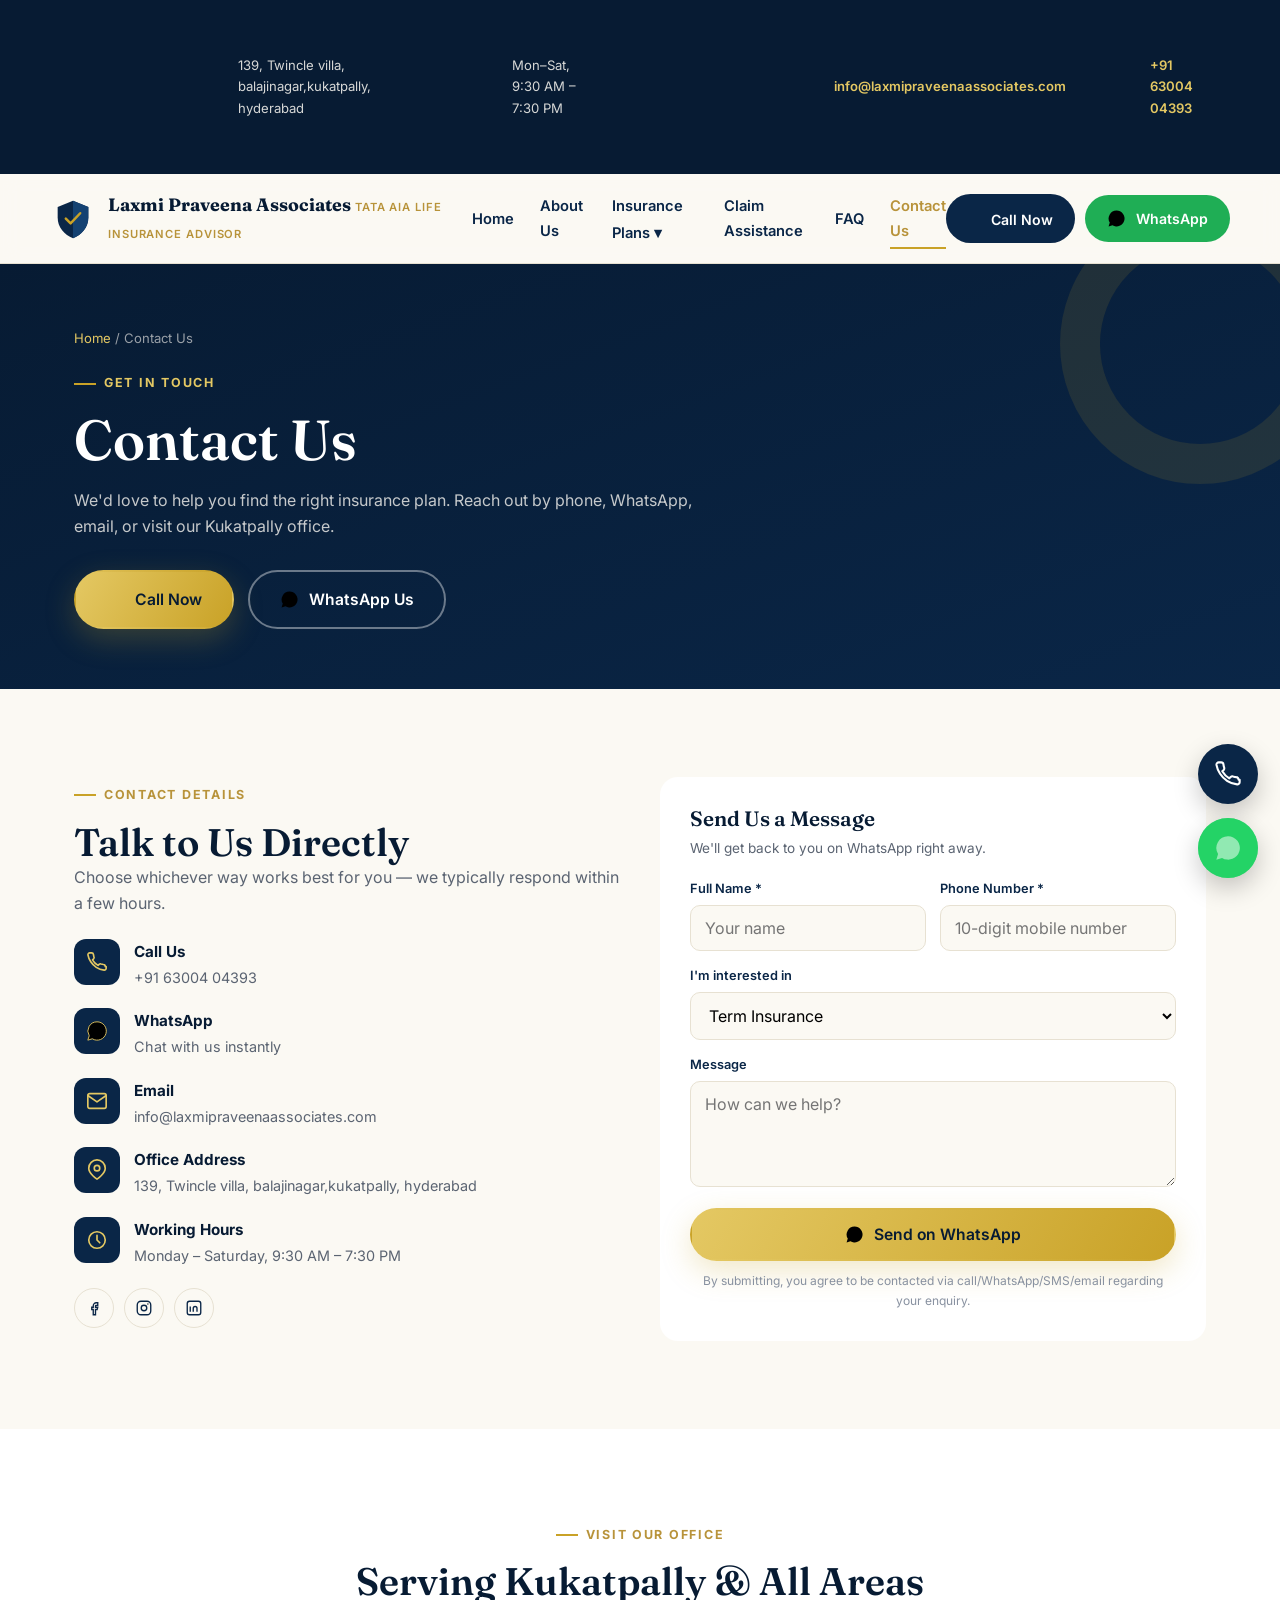
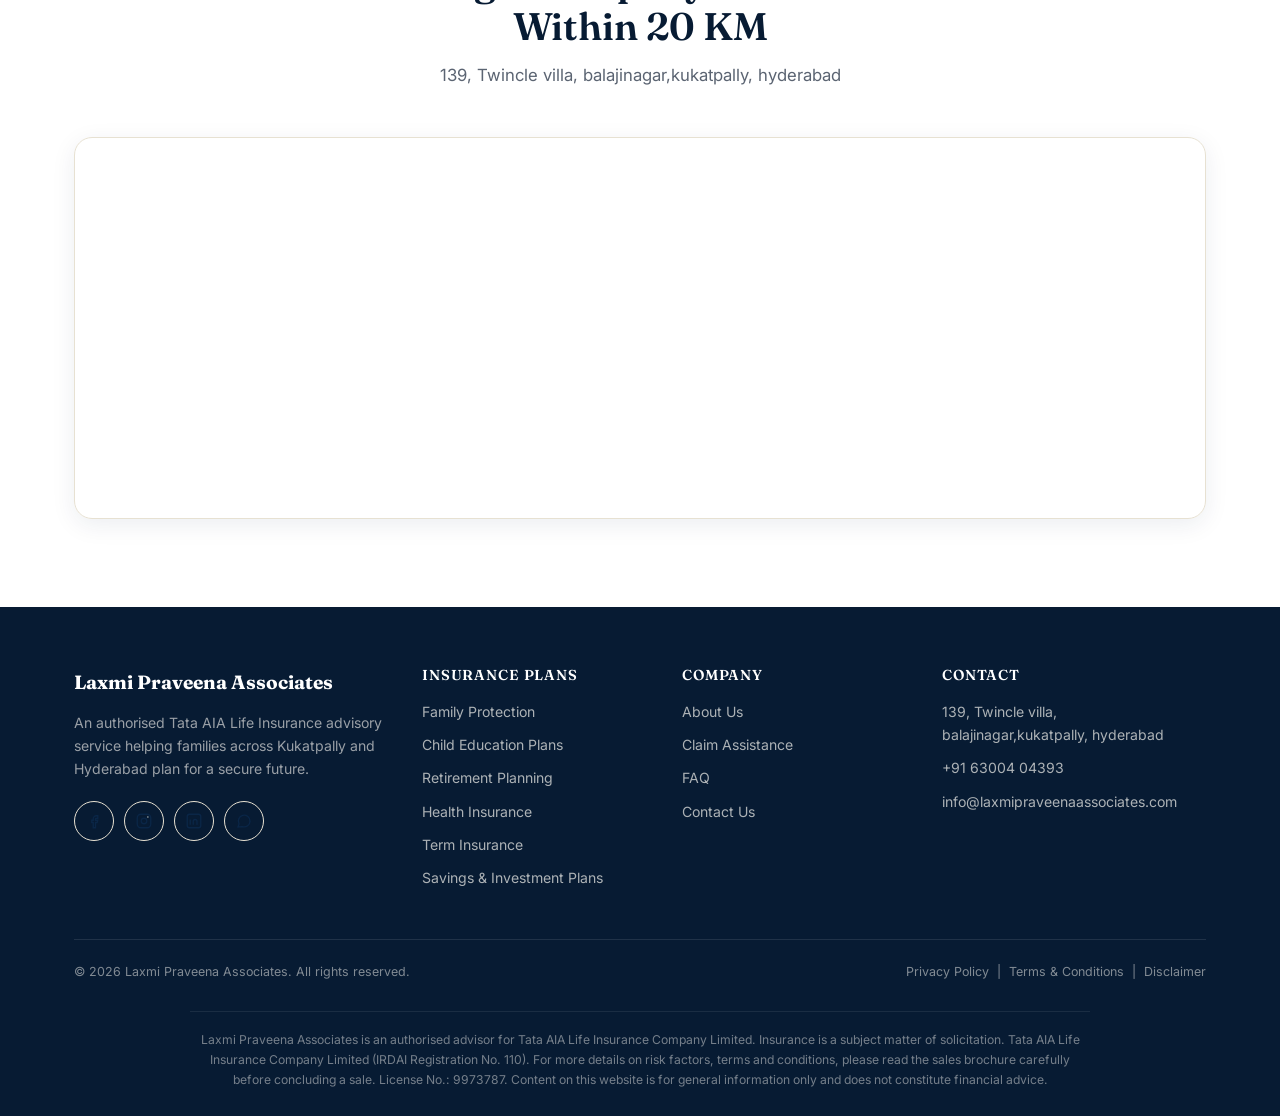
<file: contact.html>
<!DOCTYPE html>
<html lang="en">
<head>
<meta charset="UTF-8">
<meta name="viewport" content="width=device-width, initial-scale=1.0">
<title>Contact Us | Tata AIA Insurance Advisor Kukatpally | Laxmi Praveena Associates</title>
<meta name="description" content="Contact Laxmi Praveena Associates for Tata AIA life insurance guidance in Kukatpally, Hyderabad. Call, WhatsApp, email or visit our office.">
<meta name="keywords" content="Life Insurance Advisor Kukatpally, Tata AIA Insurance Kukatpally, Best Insurance Advisor Hyderabad">
<meta name="robots" content="index, follow">
<link rel="canonical" href="https://www.laxmipraveenaassociates.com/contact.html">
<meta name="author" content="Laxmi Praveena Associates">
<meta name="geo.region" content="IN-TG">
<meta name="geo.placename" content="Kukatpally, Hyderabad">

<!-- Open Graph -->
<meta property="og:type" content="website">
<meta property="og:title" content="Contact Us | Tata AIA Insurance Advisor Kukatpally | Laxmi Praveena Associates">
<meta property="og:description" content="Contact Laxmi Praveena Associates for Tata AIA life insurance guidance in Kukatpally, Hyderabad. Call, WhatsApp, email or visit our office.">
<meta property="og:url" content="https://www.laxmipraveenaassociates.com/contact.html">
<meta property="og:site_name" content="Laxmi Praveena Associates">
<meta property="og:image" content="https://www.laxmipraveenaassociates.com/images/og-cover.jpg">
<meta property="og:locale" content="en_IN">

<!-- Twitter -->
<meta name="twitter:card" content="summary_large_image">
<meta name="twitter:title" content="Contact Us | Tata AIA Insurance Advisor Kukatpally | Laxmi Praveena Associates">
<meta name="twitter:description" content="Contact Laxmi Praveena Associates for Tata AIA life insurance guidance in Kukatpally, Hyderabad. Call, WhatsApp, email or visit our office.">

<link rel="icon" type="image/svg+xml" href="images/favicon.svg">
<link rel="preconnect" href="https://fonts.googleapis.com">
<link rel="preconnect" href="https://fonts.gstatic.com" crossorigin>
<link href="https://fonts.googleapis.com/css2?family=Fraunces:wght@500;600;700&family=Inter:wght@400;500;600;700;800&display=swap" rel="stylesheet">
<link rel="stylesheet" href="css/style.css">

</head>
<body>
<div class="topbar">
    <div class="container">
      <div class="topbar-links">
        <span><svg viewBox="0 0 24 24" fill="none" stroke-width="1.8" stroke-linecap="round" stroke-linejoin="round"><path d="M21 10c0 6-9 12-9 12s-9-6-9-12a9 9 0 0118 0z"/><circle cx="12" cy="10" r="3"/></svg> 139, Twincle villa, balajinagar,kukatpally, hyderabad</span>
        <span><svg viewBox="0 0 24 24" fill="none" stroke-width="1.8" stroke-linecap="round" stroke-linejoin="round"><circle cx="12" cy="12" r="9"/><path d="M12 7v5l3 3"/></svg> Mon–Sat, 9:30 AM – 7:30 PM</span>
      </div>
      <div class="topbar-links">
        <span><svg viewBox="0 0 24 24" fill="none" stroke-width="1.8" stroke-linecap="round" stroke-linejoin="round"><rect x="2" y="4" width="20" height="16" rx="2"/><path d="M2 6l10 7 10-7"/></svg> <a href="mailto:info@laxmipraveenaassociates.com">info@laxmipraveenaassociates.com</a></span>
        <span><svg viewBox="0 0 24 24" fill="none" stroke-width="1.8" stroke-linecap="round" stroke-linejoin="round"><path d="M22 16.9v2a2 2 0 01-2.2 2 19.8 19.8 0 01-8.6-3.1 19.5 19.5 0 01-6-6A19.8 19.8 0 012.1 4.2 2 2 0 014.1 2h2a2 2 0 012 1.7c.1.9.3 1.8.6 2.7a2 2 0 01-.4 2.1L7.1 9.7a16 16 0 006 6l1.2-1.2a2 2 0 012.1-.4c.9.3 1.8.5 2.7.6a2 2 0 011.9 2.2z"/></svg> <a href="tel:+919000000000">+91 63004 04393</a></span>
      </div>
    </div>
  </div>

  <header class="site-header">
    <div class="container nav-wrap">
      <a href="index.html" class="brand">
        <svg class="brand-mark" viewBox="0 0 48 48" fill="none">
          <path d="M24 5l16 6.5v11C40 33 33 40.5 24 44 15 40.5 8 33 8 22.5v-11L24 5z" fill="#0A2647"/>
          <path d="M24 5l16 6.5v11C40 33 33 40.5 24 44" fill="#144272"/>
          <path d="M16.5 23.5l5 5 10-10.5" stroke="#C9A227" stroke-width="2.6" stroke-linecap="round" stroke-linejoin="round" fill="none"/>
        </svg>
        <span class="brand-text">
          <span class="name">Laxmi Praveena Associates</span>
          <span class="tag">Tata AIA Life Insurance Advisor</span>
        </span>
      </a>

      <nav class="main-nav">
        <a href="index.html" class="">Home</a>
            <a href="about.html" class="">About Us</a>
            <div class="has-dropdown">
              <a href="insurance-plans.html" class="">Insurance Plans ▾</a>
              <div class="dropdown">
                <a href="family-protection.html">Family Protection</a>
<a href="child-education-plans.html">Child Education Plans</a>
<a href="retirement-planning.html">Retirement Planning</a>
<a href="health-insurance.html">Health Insurance</a>
<a href="term-insurance.html">Term Insurance</a>
<a href="savings-investment-plans.html">Savings & Investment Plans</a>
              </div>
            </div>
            <a href="claim-assistance.html" class="">Claim Assistance</a>
            <a href="faq.html" class="">FAQ</a>
            <a href="contact.html" class="active">Contact Us</a>
      </nav>

      <div class="nav-actions">
        <a href="tel:+919000000000" class="btn btn-navy btn-sm"><span class="btn-text"><svg viewBox="0 0 24 24" fill="none" stroke-width="1.8" stroke-linecap="round" stroke-linejoin="round"><path d="M22 16.9v2a2 2 0 01-2.2 2 19.8 19.8 0 01-8.6-3.1 19.5 19.5 0 01-6-6A19.8 19.8 0 012.1 4.2 2 2 0 014.1 2h2a2 2 0 012 1.7c.1.9.3 1.8.6 2.7a2 2 0 01-.4 2.1L7.1 9.7a16 16 0 006 6l1.2-1.2a2 2 0 012.1-.4c.9.3 1.8.5 2.7.6a2 2 0 011.9 2.2z"/></svg> Call Now</span></a>
        <a data-whatsapp-link="Hello! I would like to know more about Tata AIA Life Insurance plans." target="_blank" rel="noopener" class="btn btn-whatsapp btn-sm"><svg viewBox="0 0 24 24"><path d="M17.5 14.4c-.3-.1-1.6-.8-1.9-.9-.2-.1-.4-.1-.6.1-.2.3-.7.9-.8 1-.2.2-.3.2-.5.1-.3-.1-1.2-.4-2.2-1.4-.8-.7-1.4-1.6-1.5-1.9-.2-.3 0-.4.1-.6l.4-.5c.1-.2.2-.3.2-.5.1-.2 0-.4 0-.5L10 7.8c-.2-.4-.4-.4-.6-.4h-.5c-.2 0-.5.1-.7.3-.3.3-1 1-1 2.4s1 2.8 1.2 3c.1.2 2 3 4.8 4.3.7.3 1.2.4 1.6.6.7.2 1.3.2 1.8.1.5-.1 1.6-.7 1.9-1.3.2-.6.2-1.1.2-1.2-.1-.2-.3-.2-.6-.4z"/><path d="M12 2a10 10 0 00-8.5 15.2L2 22l4.9-1.5A10 10 0 1012 2z"/></svg> <span class="btn-text">WhatsApp</span></a>
        <button class="menu-toggle" aria-label="Open menu"><span></span><span></span><span></span></button>
      </div>
    </div>
  </header>
<section class="page-hero">
    <div class="container">
      <div class="breadcrumb"><a href="index.html">Home</a> / Contact Us</div>
      <span class="eyebrow">Get In Touch</span>
      <h1>Contact Us</h1>
      <p>We'd love to help you find the right insurance plan. Reach out by phone, WhatsApp, email, or visit our Kukatpally office.</p>
      <div class="cta-row">
        <a href="tel:+919000000000" class="btn btn-gold"><svg viewBox="0 0 24 24" fill="none" stroke-width="1.8" stroke-linecap="round" stroke-linejoin="round"><path d="M22 16.9v2a2 2 0 01-2.2 2 19.8 19.8 0 01-8.6-3.1 19.5 19.5 0 01-6-6A19.8 19.8 0 012.1 4.2 2 2 0 014.1 2h2a2 2 0 012 1.7c.1.9.3 1.8.6 2.7a2 2 0 01-.4 2.1L7.1 9.7a16 16 0 006 6l1.2-1.2a2 2 0 012.1-.4c.9.3 1.8.5 2.7.6a2 2 0 011.9 2.2z"/></svg> Call Now</a>
        <a data-whatsapp-link="Hello! I would like to enquire about Contact Us." target="_blank" rel="noopener" class="btn btn-outline"><svg viewBox="0 0 24 24"><path d="M17.5 14.4c-.3-.1-1.6-.8-1.9-.9-.2-.1-.4-.1-.6.1-.2.3-.7.9-.8 1-.2.2-.3.2-.5.1-.3-.1-1.2-.4-2.2-1.4-.8-.7-1.4-1.6-1.5-1.9-.2-.3 0-.4.1-.6l.4-.5c.1-.2.2-.3.2-.5.1-.2 0-.4 0-.5L10 7.8c-.2-.4-.4-.4-.6-.4h-.5c-.2 0-.5.1-.7.3-.3.3-1 1-1 2.4s1 2.8 1.2 3c.1.2 2 3 4.8 4.3.7.3 1.2.4 1.6.6.7.2 1.3.2 1.8.1.5-.1 1.6-.7 1.9-1.3.2-.6.2-1.1.2-1.2-.1-.2-.3-.2-.6-.4z"/><path d="M12 2a10 10 0 00-8.5 15.2L2 22l4.9-1.5A10 10 0 1012 2z"/></svg> WhatsApp Us</a>
      </div>
    </div>
  </section>

<section class="section">
    <div class="container contact-grid">
      <div class="reveal">
        <span class="eyebrow">Contact Details</span>
        <h2>Talk to Us Directly</h2>
        <p>Choose whichever way works best for you — we typically respond within a few hours.</p>
        <div class="info-list">
          <div class="info-item"><div class="icon-wrap"><svg viewBox="0 0 24 24" fill="none" stroke-width="1.8" stroke-linecap="round" stroke-linejoin="round"><path d="M22 16.9v2a2 2 0 01-2.2 2 19.8 19.8 0 01-8.6-3.1 19.5 19.5 0 01-6-6A19.8 19.8 0 012.1 4.2 2 2 0 014.1 2h2a2 2 0 012 1.7c.1.9.3 1.8.6 2.7a2 2 0 01-.4 2.1L7.1 9.7a16 16 0 006 6l1.2-1.2a2 2 0 012.1-.4c.9.3 1.8.5 2.7.6a2 2 0 011.9 2.2z"/></svg></div><div><b>Call Us</b><a href="tel:+919000000000">+91 63004 04393</a></div></div>
          <div class="info-item"><div class="icon-wrap"><svg viewBox="0 0 24 24"><path d="M17.5 14.4c-.3-.1-1.6-.8-1.9-.9-.2-.1-.4-.1-.6.1-.2.3-.7.9-.8 1-.2.2-.3.2-.5.1-.3-.1-1.2-.4-2.2-1.4-.8-.7-1.4-1.6-1.5-1.9-.2-.3 0-.4.1-.6l.4-.5c.1-.2.2-.3.2-.5.1-.2 0-.4 0-.5L10 7.8c-.2-.4-.4-.4-.6-.4h-.5c-.2 0-.5.1-.7.3-.3.3-1 1-1 2.4s1 2.8 1.2 3c.1.2 2 3 4.8 4.3.7.3 1.2.4 1.6.6.7.2 1.3.2 1.8.1.5-.1 1.6-.7 1.9-1.3.2-.6.2-1.1.2-1.2-.1-.2-.3-.2-.6-.4z"/><path d="M12 2a10 10 0 00-8.5 15.2L2 22l4.9-1.5A10 10 0 1012 2z"/></svg></div><div><b>WhatsApp</b><a data-whatsapp-link="Hello! I would like to enquire about Tata AIA Life Insurance plans." target="_blank" rel="noopener">Chat with us instantly</a></div></div>
          <div class="info-item"><div class="icon-wrap"><svg viewBox="0 0 24 24" fill="none" stroke-width="1.8" stroke-linecap="round" stroke-linejoin="round"><rect x="2" y="4" width="20" height="16" rx="2"/><path d="M2 6l10 7 10-7"/></svg></div><div><b>Email</b><a href="mailto:info@laxmipraveenaassociates.com">info@laxmipraveenaassociates.com</a></div></div>
          <div class="info-item"><div class="icon-wrap"><svg viewBox="0 0 24 24" fill="none" stroke-width="1.8" stroke-linecap="round" stroke-linejoin="round"><path d="M21 10c0 6-9 12-9 12s-9-6-9-12a9 9 0 0118 0z"/><circle cx="12" cy="10" r="3"/></svg></div><div><b>Office Address</b><span>139, Twincle villa, balajinagar,kukatpally, hyderabad</span></div></div>
          <div class="info-item"><div class="icon-wrap"><svg viewBox="0 0 24 24" fill="none" stroke-width="1.8" stroke-linecap="round" stroke-linejoin="round"><circle cx="12" cy="12" r="9"/><path d="M12 7v5l3 3"/></svg></div><div><b>Working Hours</b><span>Monday – Saturday, 9:30 AM – 7:30 PM</span></div></div>
        </div>
        <div class="social-row">
          <a href="https://www.facebook.com/" target="_blank" rel="noopener" aria-label="Facebook"><svg viewBox="0 0 24 24" fill="none" stroke-width="1.8"><path d="M15 8.5h2V5h-2c-2.2 0-4 1.8-4 4v2H9v3h2v7h3v-7h2.2l.8-3H14V9c0-.3.2-.5.5-.5z"/></svg></a>
          <a href="https://www.instagram.com/" target="_blank" rel="noopener" aria-label="Instagram"><svg viewBox="0 0 24 24" fill="none" stroke-width="1.8"><rect x="3" y="3" width="18" height="18" rx="5"/><circle cx="12" cy="12" r="3.7"/><circle cx="17.2" cy="6.8" r="1" fill="currentColor" stroke="none"/></svg></a>
          <a href="https://www.linkedin.com/" target="_blank" rel="noopener" aria-label="LinkedIn"><svg viewBox="0 0 24 24" fill="none" stroke-width="1.8"><rect x="3" y="3" width="18" height="18" rx="3"/><path d="M7 10v7M7 7.2v.1M11 17v-4.5c0-1.4 1-2.5 2.5-2.5s2.5 1.1 2.5 2.5V17"/></svg></a>
        </div>
      </div>
      <div class="reveal">
        <form class="lead-form" novalidate>
          <div class="form-success">Thank you! Click "Send on WhatsApp" below and hit send in WhatsApp to reach us instantly.</div>
          <h3>Send Us a Message</h3>
          <p class="form-sub">We'll get back to you on WhatsApp right away.</p>
          <div class="form-row">
            <div class="form-group"><label for="cfname">Full Name *</label><input type="text" id="cfname" name="name" placeholder="Your name" required></div>
            <div class="form-group"><label for="cfphone">Phone Number *</label><input type="tel" id="cfphone" name="phone" placeholder="10-digit mobile number" required></div>
          </div>
          <div class="form-group">
            <label for="cfinterest">I'm interested in</label>
            <select id="cfinterest" name="interest">
              <option>Term Insurance</option>
              <option>Family Protection Plan</option>
              <option>Child Education Plan</option>
              <option>Retirement Planning</option>
              <option>Health Insurance</option>
              <option>Savings &amp; Investment Plan</option>
              <option>Claim Assistance</option>
              <option>Not sure — please guide me</option>
            </select>
          </div>
          <div class="form-group"><label for="cfmsg">Message</label><textarea id="cfmsg" name="message" rows="4" placeholder="How can we help?"></textarea></div>
          <button type="submit" class="btn btn-gold btn-block"><svg viewBox="0 0 24 24"><path d="M17.5 14.4c-.3-.1-1.6-.8-1.9-.9-.2-.1-.4-.1-.6.1-.2.3-.7.9-.8 1-.2.2-.3.2-.5.1-.3-.1-1.2-.4-2.2-1.4-.8-.7-1.4-1.6-1.5-1.9-.2-.3 0-.4.1-.6l.4-.5c.1-.2.2-.3.2-.5.1-.2 0-.4 0-.5L10 7.8c-.2-.4-.4-.4-.6-.4h-.5c-.2 0-.5.1-.7.3-.3.3-1 1-1 2.4s1 2.8 1.2 3c.1.2 2 3 4.8 4.3.7.3 1.2.4 1.6.6.7.2 1.3.2 1.8.1.5-.1 1.6-.7 1.9-1.3.2-.6.2-1.1.2-1.2-.1-.2-.3-.2-.6-.4z"/><path d="M12 2a10 10 0 00-8.5 15.2L2 22l4.9-1.5A10 10 0 1012 2z"/></svg> Send on WhatsApp</button>
          <p class="form-note">By submitting, you agree to be contacted via call/WhatsApp/SMS/email regarding your enquiry.</p>
        </form>
      </div>
    </div>
  </section>

<section class="section section-alt" id="location">
    <div class="container">
      <div class="section-head center reveal">
        <span class="eyebrow">Visit Our Office</span>
        <h2>Serving Kukatpally &amp; All Areas Within 20 KM</h2>
        <p>139, Twincle villa, balajinagar,kukatpally, hyderabad</p>
      </div>
      <div class="map-frame reveal">
        <iframe src="https://www.google.com/maps?q=Kukatpally,Hyderabad,Telangana&output=embed" loading="lazy" referrerpolicy="no-referrer-when-downgrade" title="Office location map"></iframe>
      </div>
    </div>
  </section>

<footer class="site-footer">
    <div class="container">
      <div class="footer-grid">
        <div class="footer-brand">
          <span class="name">Laxmi Praveena Associates</span>
          <p>An authorised Tata AIA Life Insurance advisory service helping families across Kukatpally and Hyderabad plan for a secure future.</p>
          <div class="social-row">
            <a href="https://www.facebook.com/" target="_blank" rel="noopener" aria-label="Facebook"><svg viewBox="0 0 24 24" fill="none" stroke-width="1.8"><path d="M15 8.5h2V5h-2c-2.2 0-4 1.8-4 4v2H9v3h2v7h3v-7h2.2l.8-3H14V9c0-.3.2-.5.5-.5z"/></svg></a>
            <a href="https://www.instagram.com/" target="_blank" rel="noopener" aria-label="Instagram"><svg viewBox="0 0 24 24" fill="none" stroke-width="1.8"><rect x="3" y="3" width="18" height="18" rx="5"/><circle cx="12" cy="12" r="3.7"/><circle cx="17.2" cy="6.8" r="1" fill="currentColor" stroke="none"/></svg></a>
            <a href="https://www.linkedin.com/" target="_blank" rel="noopener" aria-label="LinkedIn"><svg viewBox="0 0 24 24" fill="none" stroke-width="1.8"><rect x="3" y="3" width="18" height="18" rx="3"/><path d="M7 10v7M7 7.2v.1M11 17v-4.5c0-1.4 1-2.5 2.5-2.5s2.5 1.1 2.5 2.5V17"/></svg></a>
            <a data-whatsapp-link="Hello! I found you on your website." target="_blank" rel="noopener" aria-label="WhatsApp"><svg viewBox="0 0 24 24" fill="none" stroke-width="1.8"><path d="M4 20l1.4-4.2A7.8 7.8 0 1110 19.5L4 20z"/></svg></a>
          </div>
        </div>
        <div class="footer-col">
          <h4>Insurance Plans</h4>
          <a href="family-protection.html">Family Protection</a>
<a href="child-education-plans.html">Child Education Plans</a>
<a href="retirement-planning.html">Retirement Planning</a>
<a href="health-insurance.html">Health Insurance</a>
<a href="term-insurance.html">Term Insurance</a>
<a href="savings-investment-plans.html">Savings & Investment Plans</a>
        </div>
        <div class="footer-col">
          <h4>Company</h4>
          <a href="about.html">About Us</a>
          <a href="claim-assistance.html">Claim Assistance</a>
          <a href="faq.html">FAQ</a>
          <a href="contact.html">Contact Us</a>
        </div>
        <div class="footer-col">
          <h4>Contact</h4>
          <span>139, Twincle villa, balajinagar,kukatpally, hyderabad</span>
          <a href="tel:+919000000000">+91 63004 04393</a>
          <a href="mailto:info@laxmipraveenaassociates.com">info@laxmipraveenaassociates.com</a>
        </div>
      </div>
      <div class="footer-bottom">
        <span>© <span id="year"></span> Laxmi Praveena Associates. All rights reserved.</span>
        <div>
          <a href="privacy-policy.html">Privacy Policy</a> &nbsp;|&nbsp;
          <a href="terms-conditions.html">Terms &amp; Conditions</a> &nbsp;|&nbsp;
          <a href="disclaimer.html">Disclaimer</a>
        </div>
      </div>
      <p class="irdai-note">Laxmi Praveena Associates is an authorised advisor for Tata AIA Life Insurance Company Limited. Insurance is a subject matter of solicitation. Tata AIA Life Insurance Company Limited (IRDAI Registration No. 110). For more details on risk factors, terms and conditions, please read the sales brochure carefully before concluding a sale. License No.: 9973787. Content on this website is for general information only and does not constitute financial advice.</p>
    </div>
  </footer>
  <script>document.getElementById('year').textContent = new Date().getFullYear();</script>
<div class="floating-actions">
    <a href="tel:+919000000000" class="fab fab-call" aria-label="Call Now" title="Call Now"><svg viewBox="0 0 24 24" fill="none" stroke-width="1.8" stroke-linecap="round" stroke-linejoin="round"><path d="M22 16.9v2a2 2 0 01-2.2 2 19.8 19.8 0 01-8.6-3.1 19.5 19.5 0 01-6-6A19.8 19.8 0 012.1 4.2 2 2 0 014.1 2h2a2 2 0 012 1.7c.1.9.3 1.8.6 2.7a2 2 0 01-.4 2.1L7.1 9.7a16 16 0 006 6l1.2-1.2a2 2 0 012.1-.4c.9.3 1.8.5 2.7.6a2 2 0 011.9 2.2z"/></svg></a>
    <a data-whatsapp-link="Hello! I would like a free consultation about Tata AIA Life Insurance plans." target="_blank" rel="noopener" class="fab fab-whatsapp fab-pulse" aria-label="Chat on WhatsApp" title="WhatsApp Us"><svg viewBox="0 0 24 24"><path d="M17.5 14.4c-.3-.1-1.6-.8-1.9-.9-.2-.1-.4-.1-.6.1-.2.3-.7.9-.8 1-.2.2-.3.2-.5.1-.3-.1-1.2-.4-2.2-1.4-.8-.7-1.4-1.6-1.5-1.9-.2-.3 0-.4.1-.6l.4-.5c.1-.2.2-.3.2-.5.1-.2 0-.4 0-.5L10 7.8c-.2-.4-.4-.4-.6-.4h-.5c-.2 0-.5.1-.7.3-.3.3-1 1-1 2.4s1 2.8 1.2 3c.1.2 2 3 4.8 4.3.7.3 1.2.4 1.6.6.7.2 1.3.2 1.8.1.5-.1 1.6-.7 1.9-1.3.2-.6.2-1.1.2-1.2-.1-.2-.3-.2-.6-.4z"/><path d="M12 2a10 10 0 00-8.5 15.2L2 22l4.9-1.5A10 10 0 1012 2z"/></svg></a>
  </div>
<script src="js/script.js"></script>
</body>
</html>
</file>
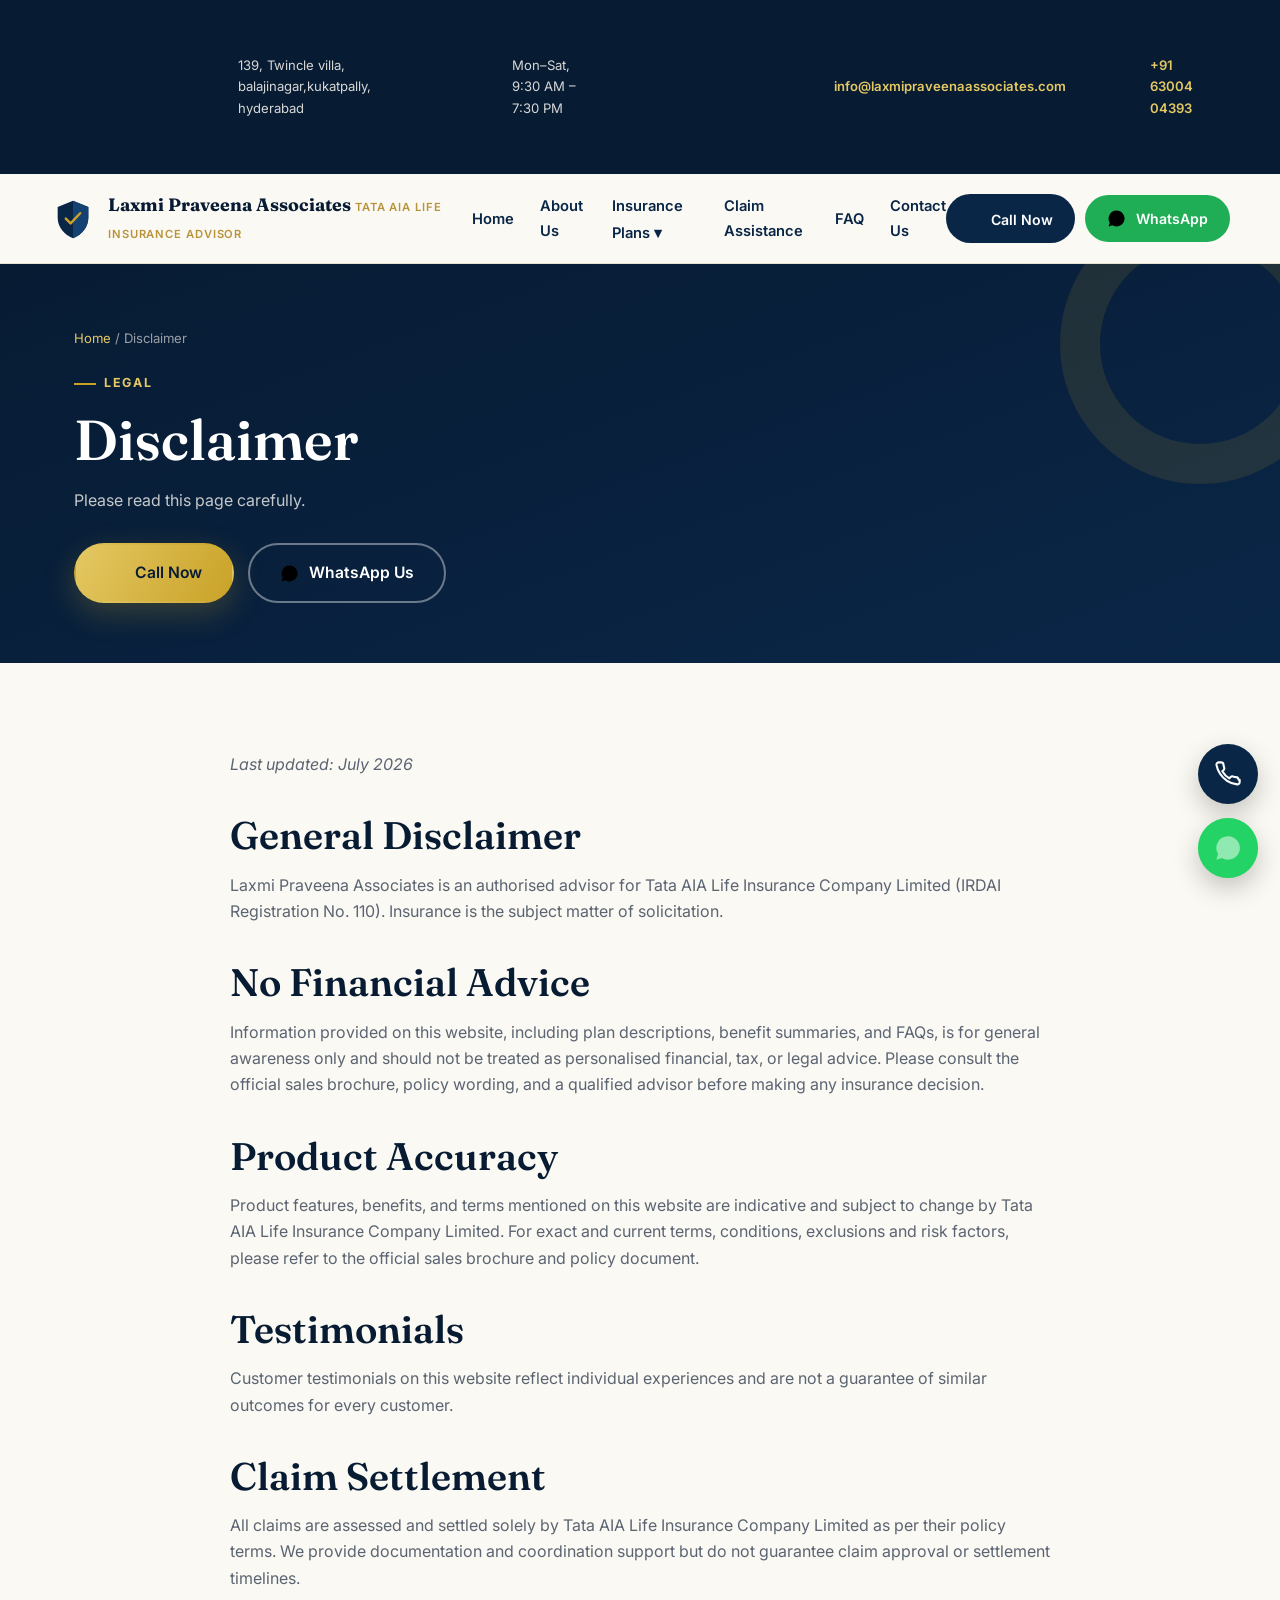
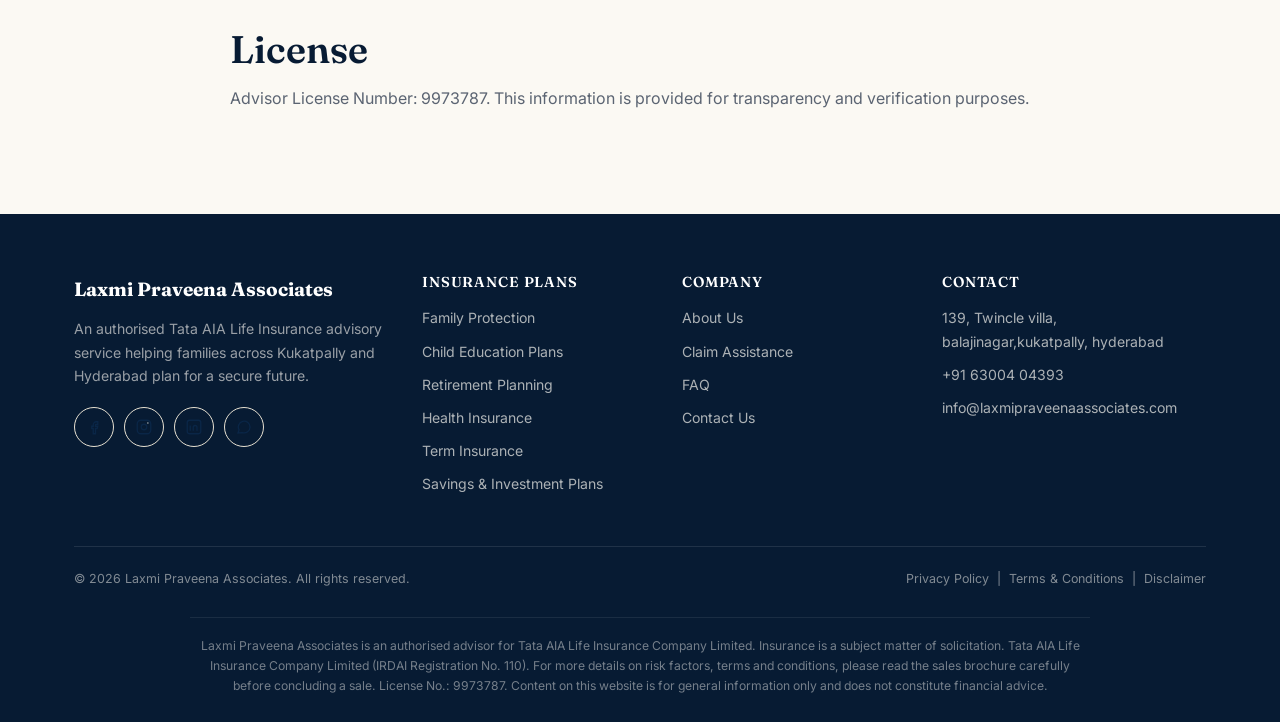
<file: disclaimer.html>
<!DOCTYPE html>
<html lang="en">
<head>
<meta charset="UTF-8">
<meta name="viewport" content="width=device-width, initial-scale=1.0">
<title>Disclaimer | Laxmi Praveena Associates</title>
<meta name="description" content="Disclaimer for Laxmi Praveena Associates, Tata AIA Life Insurance advisor in Kukatpally, Hyderabad.">
<meta name="keywords" content="Laxmi Praveena Associates">
<meta name="robots" content="index, follow">
<link rel="canonical" href="https://www.laxmipraveenaassociates.com/disclaimer.html">
<meta name="author" content="Laxmi Praveena Associates">
<meta name="geo.region" content="IN-TG">
<meta name="geo.placename" content="Kukatpally, Hyderabad">

<!-- Open Graph -->
<meta property="og:type" content="website">
<meta property="og:title" content="Disclaimer | Laxmi Praveena Associates">
<meta property="og:description" content="Disclaimer for Laxmi Praveena Associates, Tata AIA Life Insurance advisor in Kukatpally, Hyderabad.">
<meta property="og:url" content="https://www.laxmipraveenaassociates.com/disclaimer.html">
<meta property="og:site_name" content="Laxmi Praveena Associates">
<meta property="og:image" content="https://www.laxmipraveenaassociates.com/images/og-cover.jpg">
<meta property="og:locale" content="en_IN">

<!-- Twitter -->
<meta name="twitter:card" content="summary_large_image">
<meta name="twitter:title" content="Disclaimer | Laxmi Praveena Associates">
<meta name="twitter:description" content="Disclaimer for Laxmi Praveena Associates, Tata AIA Life Insurance advisor in Kukatpally, Hyderabad.">

<link rel="icon" type="image/svg+xml" href="images/favicon.svg">
<link rel="preconnect" href="https://fonts.googleapis.com">
<link rel="preconnect" href="https://fonts.gstatic.com" crossorigin>
<link href="https://fonts.googleapis.com/css2?family=Fraunces:wght@500;600;700&family=Inter:wght@400;500;600;700;800&display=swap" rel="stylesheet">
<link rel="stylesheet" href="css/style.css">

</head>
<body>
<div class="topbar">
    <div class="container">
      <div class="topbar-links">
        <span><svg viewBox="0 0 24 24" fill="none" stroke-width="1.8" stroke-linecap="round" stroke-linejoin="round"><path d="M21 10c0 6-9 12-9 12s-9-6-9-12a9 9 0 0118 0z"/><circle cx="12" cy="10" r="3"/></svg> 139, Twincle villa, balajinagar,kukatpally, hyderabad</span>
        <span><svg viewBox="0 0 24 24" fill="none" stroke-width="1.8" stroke-linecap="round" stroke-linejoin="round"><circle cx="12" cy="12" r="9"/><path d="M12 7v5l3 3"/></svg> Mon–Sat, 9:30 AM – 7:30 PM</span>
      </div>
      <div class="topbar-links">
        <span><svg viewBox="0 0 24 24" fill="none" stroke-width="1.8" stroke-linecap="round" stroke-linejoin="round"><rect x="2" y="4" width="20" height="16" rx="2"/><path d="M2 6l10 7 10-7"/></svg> <a href="mailto:info@laxmipraveenaassociates.com">info@laxmipraveenaassociates.com</a></span>
        <span><svg viewBox="0 0 24 24" fill="none" stroke-width="1.8" stroke-linecap="round" stroke-linejoin="round"><path d="M22 16.9v2a2 2 0 01-2.2 2 19.8 19.8 0 01-8.6-3.1 19.5 19.5 0 01-6-6A19.8 19.8 0 012.1 4.2 2 2 0 014.1 2h2a2 2 0 012 1.7c.1.9.3 1.8.6 2.7a2 2 0 01-.4 2.1L7.1 9.7a16 16 0 006 6l1.2-1.2a2 2 0 012.1-.4c.9.3 1.8.5 2.7.6a2 2 0 011.9 2.2z"/></svg> <a href="tel:+919000000000">+91 63004 04393</a></span>
      </div>
    </div>
  </div>

  <header class="site-header">
    <div class="container nav-wrap">
      <a href="index.html" class="brand">
        <svg class="brand-mark" viewBox="0 0 48 48" fill="none">
          <path d="M24 5l16 6.5v11C40 33 33 40.5 24 44 15 40.5 8 33 8 22.5v-11L24 5z" fill="#0A2647"/>
          <path d="M24 5l16 6.5v11C40 33 33 40.5 24 44" fill="#144272"/>
          <path d="M16.5 23.5l5 5 10-10.5" stroke="#C9A227" stroke-width="2.6" stroke-linecap="round" stroke-linejoin="round" fill="none"/>
        </svg>
        <span class="brand-text">
          <span class="name">Laxmi Praveena Associates</span>
          <span class="tag">Tata AIA Life Insurance Advisor</span>
        </span>
      </a>

      <nav class="main-nav">
        <a href="index.html" class="">Home</a>
            <a href="about.html" class="">About Us</a>
            <div class="has-dropdown">
              <a href="insurance-plans.html" class="">Insurance Plans ▾</a>
              <div class="dropdown">
                <a href="family-protection.html">Family Protection</a>
<a href="child-education-plans.html">Child Education Plans</a>
<a href="retirement-planning.html">Retirement Planning</a>
<a href="health-insurance.html">Health Insurance</a>
<a href="term-insurance.html">Term Insurance</a>
<a href="savings-investment-plans.html">Savings & Investment Plans</a>
              </div>
            </div>
            <a href="claim-assistance.html" class="">Claim Assistance</a>
            <a href="faq.html" class="">FAQ</a>
            <a href="contact.html" class="">Contact Us</a>
      </nav>

      <div class="nav-actions">
        <a href="tel:+919000000000" class="btn btn-navy btn-sm"><span class="btn-text"><svg viewBox="0 0 24 24" fill="none" stroke-width="1.8" stroke-linecap="round" stroke-linejoin="round"><path d="M22 16.9v2a2 2 0 01-2.2 2 19.8 19.8 0 01-8.6-3.1 19.5 19.5 0 01-6-6A19.8 19.8 0 012.1 4.2 2 2 0 014.1 2h2a2 2 0 012 1.7c.1.9.3 1.8.6 2.7a2 2 0 01-.4 2.1L7.1 9.7a16 16 0 006 6l1.2-1.2a2 2 0 012.1-.4c.9.3 1.8.5 2.7.6a2 2 0 011.9 2.2z"/></svg> Call Now</span></a>
        <a data-whatsapp-link="Hello! I would like to know more about Tata AIA Life Insurance plans." target="_blank" rel="noopener" class="btn btn-whatsapp btn-sm"><svg viewBox="0 0 24 24"><path d="M17.5 14.4c-.3-.1-1.6-.8-1.9-.9-.2-.1-.4-.1-.6.1-.2.3-.7.9-.8 1-.2.2-.3.2-.5.1-.3-.1-1.2-.4-2.2-1.4-.8-.7-1.4-1.6-1.5-1.9-.2-.3 0-.4.1-.6l.4-.5c.1-.2.2-.3.2-.5.1-.2 0-.4 0-.5L10 7.8c-.2-.4-.4-.4-.6-.4h-.5c-.2 0-.5.1-.7.3-.3.3-1 1-1 2.4s1 2.8 1.2 3c.1.2 2 3 4.8 4.3.7.3 1.2.4 1.6.6.7.2 1.3.2 1.8.1.5-.1 1.6-.7 1.9-1.3.2-.6.2-1.1.2-1.2-.1-.2-.3-.2-.6-.4z"/><path d="M12 2a10 10 0 00-8.5 15.2L2 22l4.9-1.5A10 10 0 1012 2z"/></svg> <span class="btn-text">WhatsApp</span></a>
        <button class="menu-toggle" aria-label="Open menu"><span></span><span></span><span></span></button>
      </div>
    </div>
  </header>
<section class="page-hero">
    <div class="container">
      <div class="breadcrumb"><a href="index.html">Home</a> / Disclaimer</div>
      <span class="eyebrow">Legal</span>
      <h1>Disclaimer</h1>
      <p>Please read this page carefully.</p>
      <div class="cta-row">
        <a href="tel:+919000000000" class="btn btn-gold"><svg viewBox="0 0 24 24" fill="none" stroke-width="1.8" stroke-linecap="round" stroke-linejoin="round"><path d="M22 16.9v2a2 2 0 01-2.2 2 19.8 19.8 0 01-8.6-3.1 19.5 19.5 0 01-6-6A19.8 19.8 0 012.1 4.2 2 2 0 014.1 2h2a2 2 0 012 1.7c.1.9.3 1.8.6 2.7a2 2 0 01-.4 2.1L7.1 9.7a16 16 0 006 6l1.2-1.2a2 2 0 012.1-.4c.9.3 1.8.5 2.7.6a2 2 0 011.9 2.2z"/></svg> Call Now</a>
        <a data-whatsapp-link="Hello! I would like to enquire about Disclaimer." target="_blank" rel="noopener" class="btn btn-outline"><svg viewBox="0 0 24 24"><path d="M17.5 14.4c-.3-.1-1.6-.8-1.9-.9-.2-.1-.4-.1-.6.1-.2.3-.7.9-.8 1-.2.2-.3.2-.5.1-.3-.1-1.2-.4-2.2-1.4-.8-.7-1.4-1.6-1.5-1.9-.2-.3 0-.4.1-.6l.4-.5c.1-.2.2-.3.2-.5.1-.2 0-.4 0-.5L10 7.8c-.2-.4-.4-.4-.6-.4h-.5c-.2 0-.5.1-.7.3-.3.3-1 1-1 2.4s1 2.8 1.2 3c.1.2 2 3 4.8 4.3.7.3 1.2.4 1.6.6.7.2 1.3.2 1.8.1.5-.1 1.6-.7 1.9-1.3.2-.6.2-1.1.2-1.2-.1-.2-.3-.2-.6-.4z"/><path d="M12 2a10 10 0 00-8.5 15.2L2 22l4.9-1.5A10 10 0 1012 2z"/></svg> WhatsApp Us</a>
      </div>
    </div>
  </section>
<section class="section">
    <div class="container">
      <div class="content-block reveal">
        
<p><em>Last updated: July 2026</em></p>
<h2>General Disclaimer</h2>
<p>Laxmi Praveena Associates is an authorised advisor for Tata AIA Life Insurance Company Limited (IRDAI Registration No. 110). Insurance is the subject matter of solicitation.</p>
<h2>No Financial Advice</h2>
<p>Information provided on this website, including plan descriptions, benefit summaries, and FAQs, is for general awareness only and should not be treated as personalised financial, tax, or legal advice. Please consult the official sales brochure, policy wording, and a qualified advisor before making any insurance decision.</p>
<h2>Product Accuracy</h2>
<p>Product features, benefits, and terms mentioned on this website are indicative and subject to change by Tata AIA Life Insurance Company Limited. For exact and current terms, conditions, exclusions and risk factors, please refer to the official sales brochure and policy document.</p>
<h2>Testimonials</h2>
<p>Customer testimonials on this website reflect individual experiences and are not a guarantee of similar outcomes for every customer.</p>
<h2>Claim Settlement</h2>
<p>All claims are assessed and settled solely by Tata AIA Life Insurance Company Limited as per their policy terms. We provide documentation and coordination support but do not guarantee claim approval or settlement timelines.</p>
<h2>License</h2>
<p>Advisor License Number: 9973787. This information is provided for transparency and verification purposes.</p>

      </div>
    </div>
  </section>

<footer class="site-footer">
    <div class="container">
      <div class="footer-grid">
        <div class="footer-brand">
          <span class="name">Laxmi Praveena Associates</span>
          <p>An authorised Tata AIA Life Insurance advisory service helping families across Kukatpally and Hyderabad plan for a secure future.</p>
          <div class="social-row">
            <a href="https://www.facebook.com/" target="_blank" rel="noopener" aria-label="Facebook"><svg viewBox="0 0 24 24" fill="none" stroke-width="1.8"><path d="M15 8.5h2V5h-2c-2.2 0-4 1.8-4 4v2H9v3h2v7h3v-7h2.2l.8-3H14V9c0-.3.2-.5.5-.5z"/></svg></a>
            <a href="https://www.instagram.com/" target="_blank" rel="noopener" aria-label="Instagram"><svg viewBox="0 0 24 24" fill="none" stroke-width="1.8"><rect x="3" y="3" width="18" height="18" rx="5"/><circle cx="12" cy="12" r="3.7"/><circle cx="17.2" cy="6.8" r="1" fill="currentColor" stroke="none"/></svg></a>
            <a href="https://www.linkedin.com/" target="_blank" rel="noopener" aria-label="LinkedIn"><svg viewBox="0 0 24 24" fill="none" stroke-width="1.8"><rect x="3" y="3" width="18" height="18" rx="3"/><path d="M7 10v7M7 7.2v.1M11 17v-4.5c0-1.4 1-2.5 2.5-2.5s2.5 1.1 2.5 2.5V17"/></svg></a>
            <a data-whatsapp-link="Hello! I found you on your website." target="_blank" rel="noopener" aria-label="WhatsApp"><svg viewBox="0 0 24 24" fill="none" stroke-width="1.8"><path d="M4 20l1.4-4.2A7.8 7.8 0 1110 19.5L4 20z"/></svg></a>
          </div>
        </div>
        <div class="footer-col">
          <h4>Insurance Plans</h4>
          <a href="family-protection.html">Family Protection</a>
<a href="child-education-plans.html">Child Education Plans</a>
<a href="retirement-planning.html">Retirement Planning</a>
<a href="health-insurance.html">Health Insurance</a>
<a href="term-insurance.html">Term Insurance</a>
<a href="savings-investment-plans.html">Savings & Investment Plans</a>
        </div>
        <div class="footer-col">
          <h4>Company</h4>
          <a href="about.html">About Us</a>
          <a href="claim-assistance.html">Claim Assistance</a>
          <a href="faq.html">FAQ</a>
          <a href="contact.html">Contact Us</a>
        </div>
        <div class="footer-col">
          <h4>Contact</h4>
          <span>139, Twincle villa, balajinagar,kukatpally, hyderabad</span>
          <a href="tel:+919000000000">+91 63004 04393</a>
          <a href="mailto:info@laxmipraveenaassociates.com">info@laxmipraveenaassociates.com</a>
        </div>
      </div>
      <div class="footer-bottom">
        <span>© <span id="year"></span> Laxmi Praveena Associates. All rights reserved.</span>
        <div>
          <a href="privacy-policy.html">Privacy Policy</a> &nbsp;|&nbsp;
          <a href="terms-conditions.html">Terms &amp; Conditions</a> &nbsp;|&nbsp;
          <a href="disclaimer.html">Disclaimer</a>
        </div>
      </div>
      <p class="irdai-note">Laxmi Praveena Associates is an authorised advisor for Tata AIA Life Insurance Company Limited. Insurance is a subject matter of solicitation. Tata AIA Life Insurance Company Limited (IRDAI Registration No. 110). For more details on risk factors, terms and conditions, please read the sales brochure carefully before concluding a sale. License No.: 9973787. Content on this website is for general information only and does not constitute financial advice.</p>
    </div>
  </footer>
  <script>document.getElementById('year').textContent = new Date().getFullYear();</script>
<div class="floating-actions">
    <a href="tel:+919000000000" class="fab fab-call" aria-label="Call Now" title="Call Now"><svg viewBox="0 0 24 24" fill="none" stroke-width="1.8" stroke-linecap="round" stroke-linejoin="round"><path d="M22 16.9v2a2 2 0 01-2.2 2 19.8 19.8 0 01-8.6-3.1 19.5 19.5 0 01-6-6A19.8 19.8 0 012.1 4.2 2 2 0 014.1 2h2a2 2 0 012 1.7c.1.9.3 1.8.6 2.7a2 2 0 01-.4 2.1L7.1 9.7a16 16 0 006 6l1.2-1.2a2 2 0 012.1-.4c.9.3 1.8.5 2.7.6a2 2 0 011.9 2.2z"/></svg></a>
    <a data-whatsapp-link="Hello! I would like a free consultation about Tata AIA Life Insurance plans." target="_blank" rel="noopener" class="fab fab-whatsapp fab-pulse" aria-label="Chat on WhatsApp" title="WhatsApp Us"><svg viewBox="0 0 24 24"><path d="M17.5 14.4c-.3-.1-1.6-.8-1.9-.9-.2-.1-.4-.1-.6.1-.2.3-.7.9-.8 1-.2.2-.3.2-.5.1-.3-.1-1.2-.4-2.2-1.4-.8-.7-1.4-1.6-1.5-1.9-.2-.3 0-.4.1-.6l.4-.5c.1-.2.2-.3.2-.5.1-.2 0-.4 0-.5L10 7.8c-.2-.4-.4-.4-.6-.4h-.5c-.2 0-.5.1-.7.3-.3.3-1 1-1 2.4s1 2.8 1.2 3c.1.2 2 3 4.8 4.3.7.3 1.2.4 1.6.6.7.2 1.3.2 1.8.1.5-.1 1.6-.7 1.9-1.3.2-.6.2-1.1.2-1.2-.1-.2-.3-.2-.6-.4z"/><path d="M12 2a10 10 0 00-8.5 15.2L2 22l4.9-1.5A10 10 0 1012 2z"/></svg></a>
  </div>
<script src="js/script.js"></script>
</body>
</html>
</file>
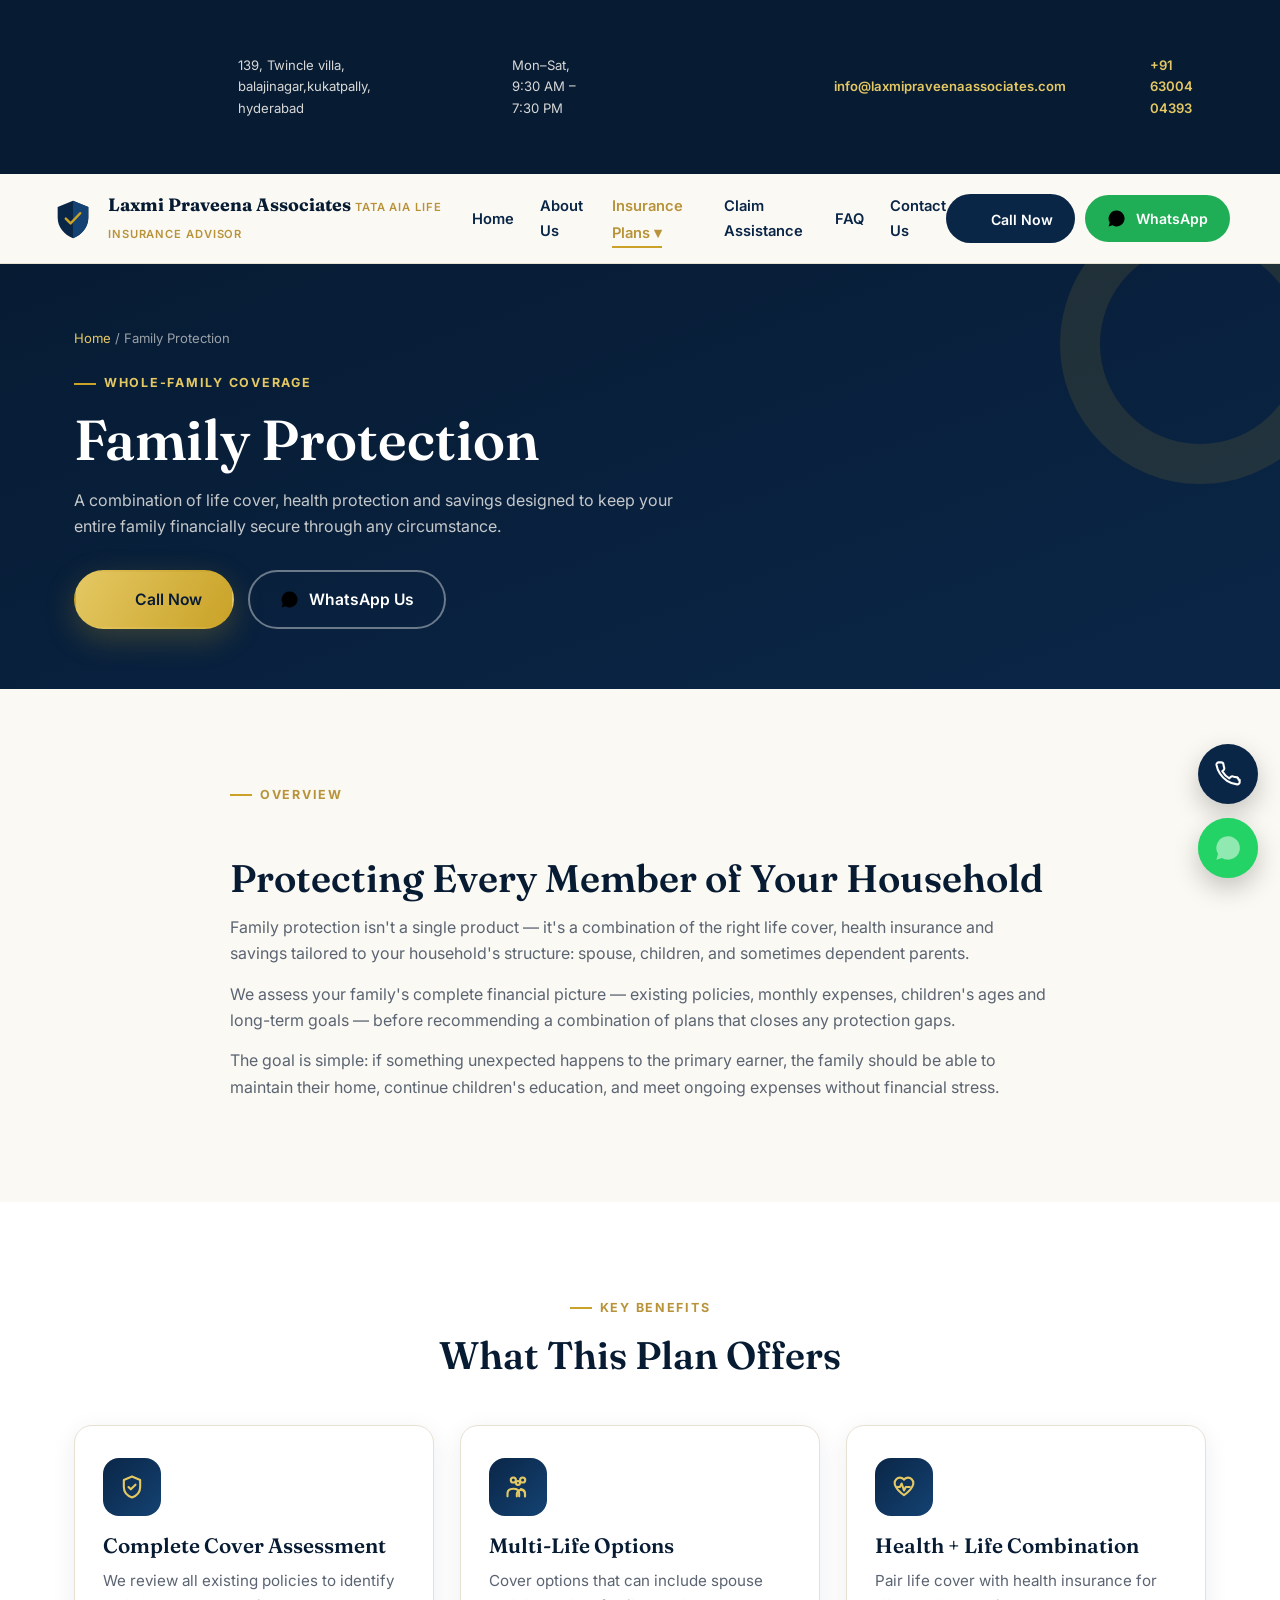
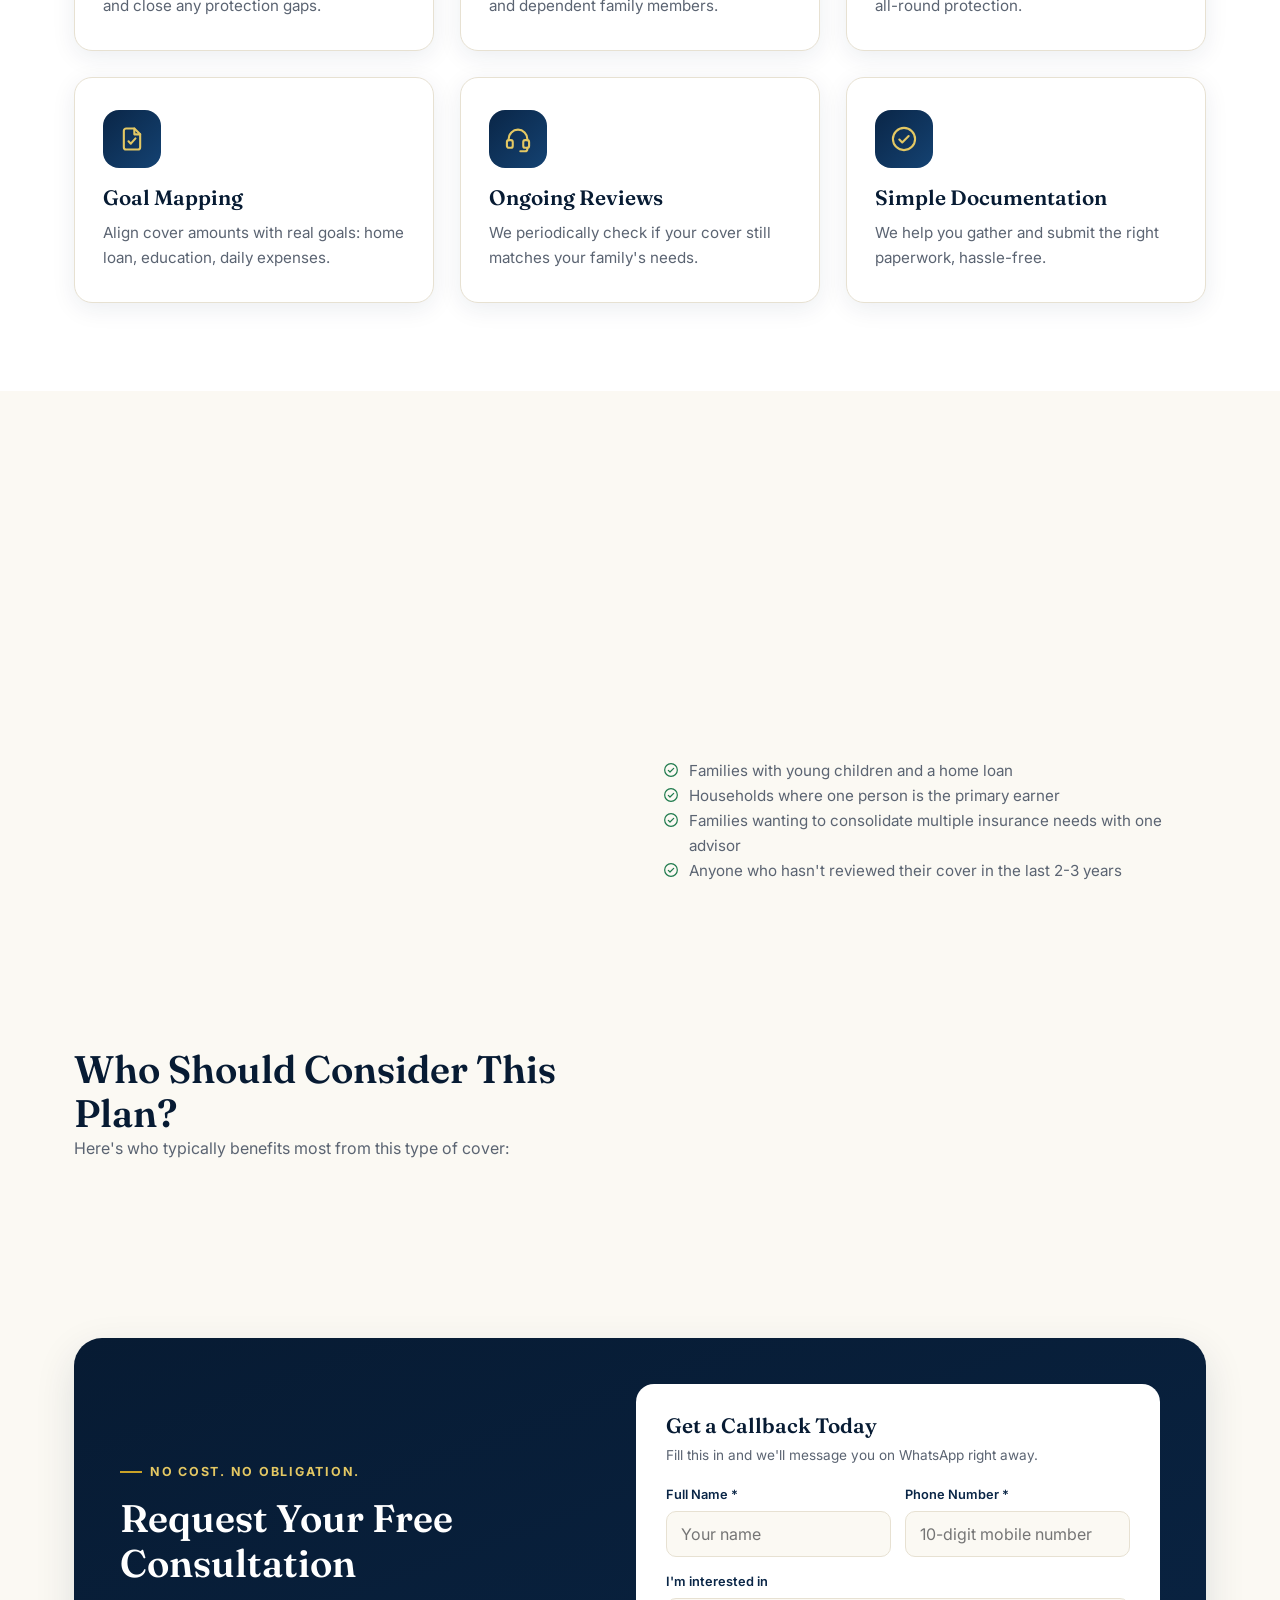
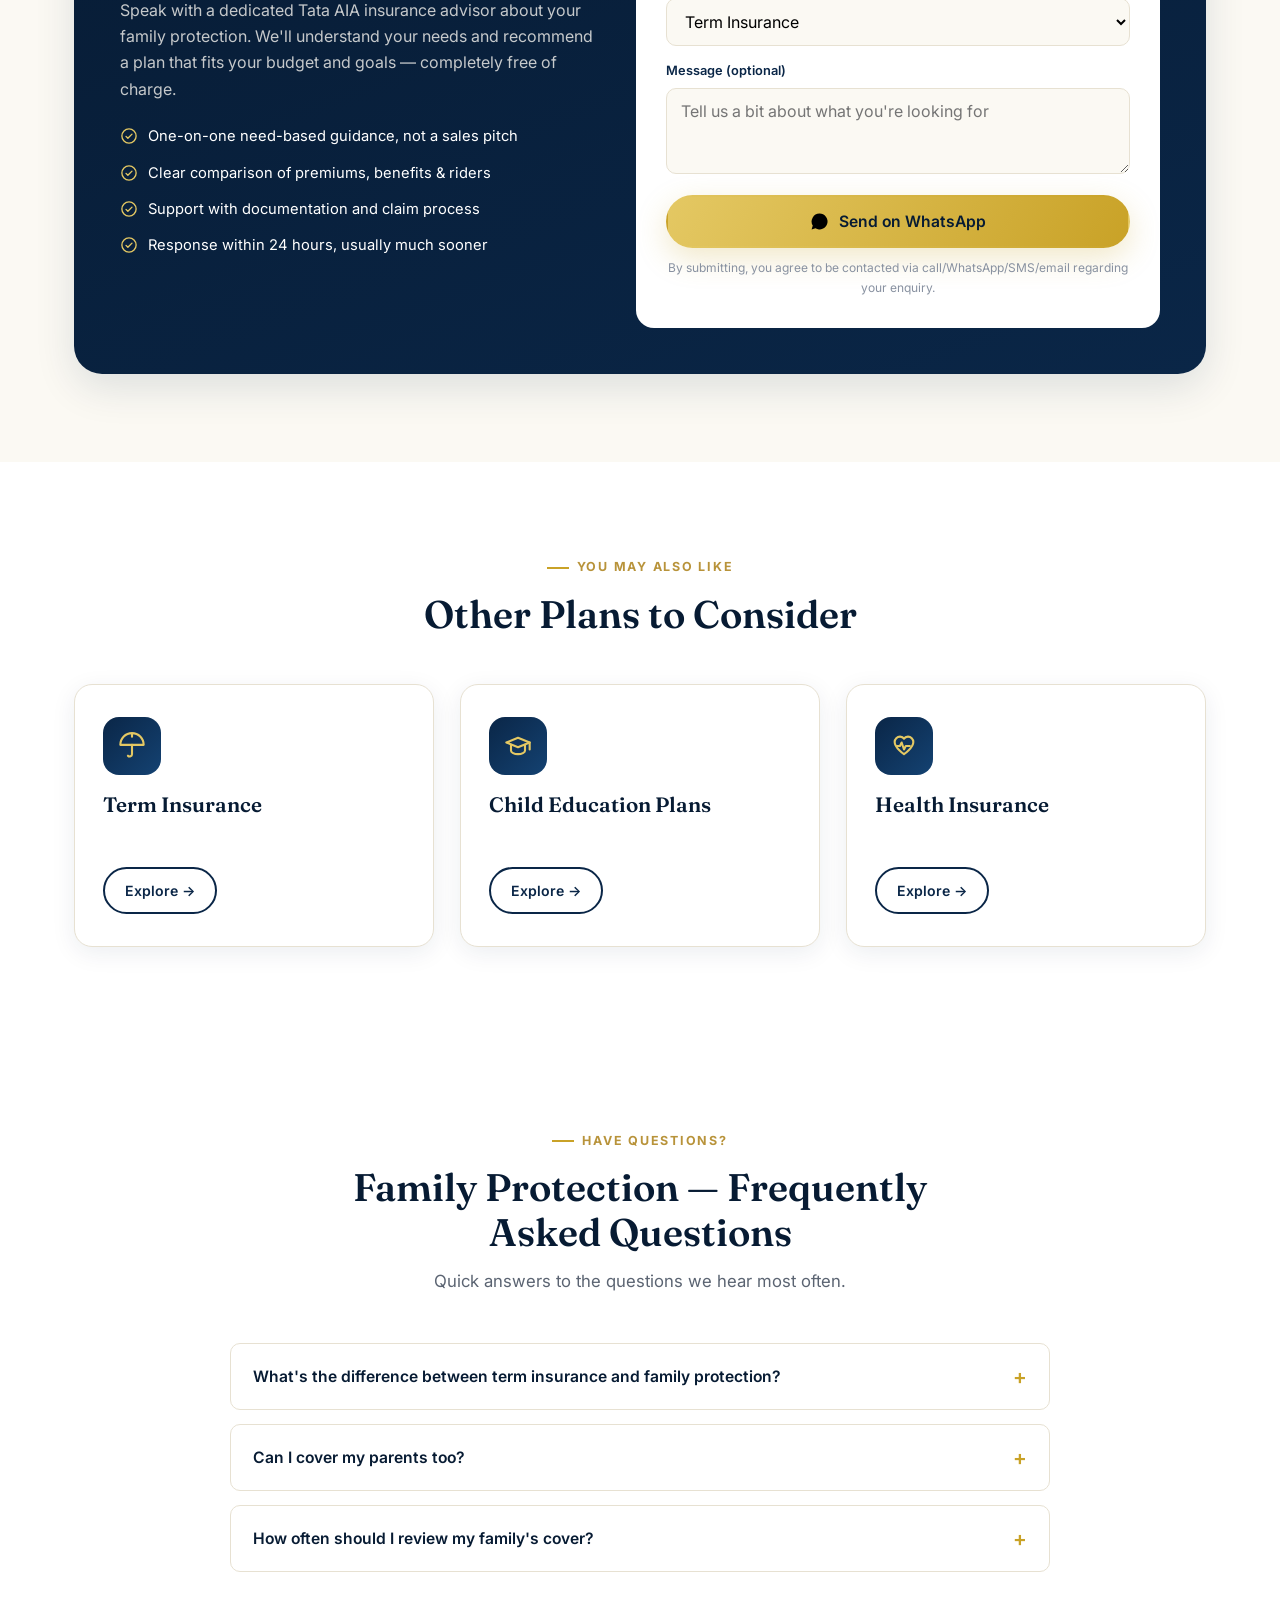
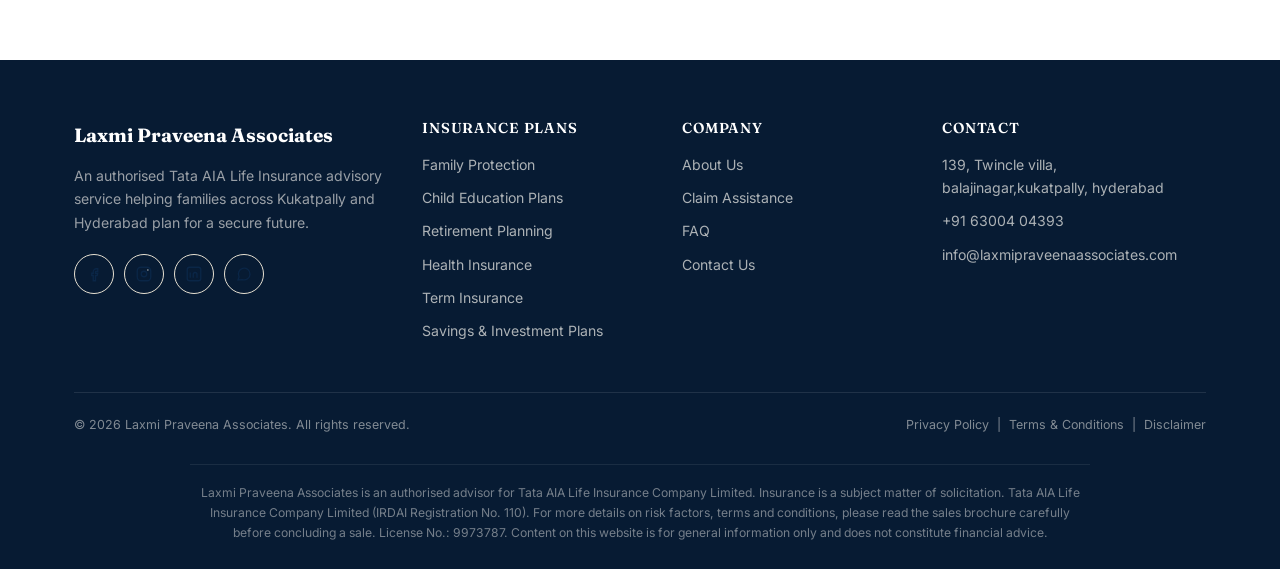
<file: family-protection.html>
<!DOCTYPE html>
<html lang="en">
<head>
<meta charset="UTF-8">
<meta name="viewport" content="width=device-width, initial-scale=1.0">
<title>Family Protection Insurance Plans Kukatpally | Laxmi Praveena Associates</title>
<meta name="description" content="Comprehensive family protection plans from Tata AIA to secure your loved ones' future. Trusted local advisor in Kukatpally, Hyderabad.">
<meta name="keywords" content="Life Insurance Advisor Kukatpally, Tata AIA Insurance Kukatpally, Best Insurance Advisor Hyderabad">
<meta name="robots" content="index, follow">
<link rel="canonical" href="https://www.laxmipraveenaassociates.com/family-protection.html">
<meta name="author" content="Laxmi Praveena Associates">
<meta name="geo.region" content="IN-TG">
<meta name="geo.placename" content="Kukatpally, Hyderabad">

<!-- Open Graph -->
<meta property="og:type" content="website">
<meta property="og:title" content="Family Protection Insurance Plans Kukatpally | Laxmi Praveena Associates">
<meta property="og:description" content="Comprehensive family protection plans from Tata AIA to secure your loved ones' future. Trusted local advisor in Kukatpally, Hyderabad.">
<meta property="og:url" content="https://www.laxmipraveenaassociates.com/family-protection.html">
<meta property="og:site_name" content="Laxmi Praveena Associates">
<meta property="og:image" content="https://www.laxmipraveenaassociates.com/images/og-cover.jpg">
<meta property="og:locale" content="en_IN">

<!-- Twitter -->
<meta name="twitter:card" content="summary_large_image">
<meta name="twitter:title" content="Family Protection Insurance Plans Kukatpally | Laxmi Praveena Associates">
<meta name="twitter:description" content="Comprehensive family protection plans from Tata AIA to secure your loved ones' future. Trusted local advisor in Kukatpally, Hyderabad.">

<link rel="icon" type="image/svg+xml" href="images/favicon.svg">
<link rel="preconnect" href="https://fonts.googleapis.com">
<link rel="preconnect" href="https://fonts.gstatic.com" crossorigin>
<link href="https://fonts.googleapis.com/css2?family=Fraunces:wght@500;600;700&family=Inter:wght@400;500;600;700;800&display=swap" rel="stylesheet">
<link rel="stylesheet" href="css/style.css">

</head>
<body>
<div class="topbar">
    <div class="container">
      <div class="topbar-links">
        <span><svg viewBox="0 0 24 24" fill="none" stroke-width="1.8" stroke-linecap="round" stroke-linejoin="round"><path d="M21 10c0 6-9 12-9 12s-9-6-9-12a9 9 0 0118 0z"/><circle cx="12" cy="10" r="3"/></svg> 139, Twincle villa, balajinagar,kukatpally, hyderabad</span>
        <span><svg viewBox="0 0 24 24" fill="none" stroke-width="1.8" stroke-linecap="round" stroke-linejoin="round"><circle cx="12" cy="12" r="9"/><path d="M12 7v5l3 3"/></svg> Mon–Sat, 9:30 AM – 7:30 PM</span>
      </div>
      <div class="topbar-links">
        <span><svg viewBox="0 0 24 24" fill="none" stroke-width="1.8" stroke-linecap="round" stroke-linejoin="round"><rect x="2" y="4" width="20" height="16" rx="2"/><path d="M2 6l10 7 10-7"/></svg> <a href="mailto:info@laxmipraveenaassociates.com">info@laxmipraveenaassociates.com</a></span>
        <span><svg viewBox="0 0 24 24" fill="none" stroke-width="1.8" stroke-linecap="round" stroke-linejoin="round"><path d="M22 16.9v2a2 2 0 01-2.2 2 19.8 19.8 0 01-8.6-3.1 19.5 19.5 0 01-6-6A19.8 19.8 0 012.1 4.2 2 2 0 014.1 2h2a2 2 0 012 1.7c.1.9.3 1.8.6 2.7a2 2 0 01-.4 2.1L7.1 9.7a16 16 0 006 6l1.2-1.2a2 2 0 012.1-.4c.9.3 1.8.5 2.7.6a2 2 0 011.9 2.2z"/></svg> <a href="tel:+919000000000">+91 63004 04393</a></span>
      </div>
    </div>
  </div>

  <header class="site-header">
    <div class="container nav-wrap">
      <a href="index.html" class="brand">
        <svg class="brand-mark" viewBox="0 0 48 48" fill="none">
          <path d="M24 5l16 6.5v11C40 33 33 40.5 24 44 15 40.5 8 33 8 22.5v-11L24 5z" fill="#0A2647"/>
          <path d="M24 5l16 6.5v11C40 33 33 40.5 24 44" fill="#144272"/>
          <path d="M16.5 23.5l5 5 10-10.5" stroke="#C9A227" stroke-width="2.6" stroke-linecap="round" stroke-linejoin="round" fill="none"/>
        </svg>
        <span class="brand-text">
          <span class="name">Laxmi Praveena Associates</span>
          <span class="tag">Tata AIA Life Insurance Advisor</span>
        </span>
      </a>

      <nav class="main-nav">
        <a href="index.html" class="">Home</a>
            <a href="about.html" class="">About Us</a>
            <div class="has-dropdown">
              <a href="insurance-plans.html" class="active">Insurance Plans ▾</a>
              <div class="dropdown">
                <a href="family-protection.html">Family Protection</a>
<a href="child-education-plans.html">Child Education Plans</a>
<a href="retirement-planning.html">Retirement Planning</a>
<a href="health-insurance.html">Health Insurance</a>
<a href="term-insurance.html">Term Insurance</a>
<a href="savings-investment-plans.html">Savings & Investment Plans</a>
              </div>
            </div>
            <a href="claim-assistance.html" class="">Claim Assistance</a>
            <a href="faq.html" class="">FAQ</a>
            <a href="contact.html" class="">Contact Us</a>
      </nav>

      <div class="nav-actions">
        <a href="tel:+919000000000" class="btn btn-navy btn-sm"><span class="btn-text"><svg viewBox="0 0 24 24" fill="none" stroke-width="1.8" stroke-linecap="round" stroke-linejoin="round"><path d="M22 16.9v2a2 2 0 01-2.2 2 19.8 19.8 0 01-8.6-3.1 19.5 19.5 0 01-6-6A19.8 19.8 0 012.1 4.2 2 2 0 014.1 2h2a2 2 0 012 1.7c.1.9.3 1.8.6 2.7a2 2 0 01-.4 2.1L7.1 9.7a16 16 0 006 6l1.2-1.2a2 2 0 012.1-.4c.9.3 1.8.5 2.7.6a2 2 0 011.9 2.2z"/></svg> Call Now</span></a>
        <a data-whatsapp-link="Hello! I would like to know more about Tata AIA Life Insurance plans." target="_blank" rel="noopener" class="btn btn-whatsapp btn-sm"><svg viewBox="0 0 24 24"><path d="M17.5 14.4c-.3-.1-1.6-.8-1.9-.9-.2-.1-.4-.1-.6.1-.2.3-.7.9-.8 1-.2.2-.3.2-.5.1-.3-.1-1.2-.4-2.2-1.4-.8-.7-1.4-1.6-1.5-1.9-.2-.3 0-.4.1-.6l.4-.5c.1-.2.2-.3.2-.5.1-.2 0-.4 0-.5L10 7.8c-.2-.4-.4-.4-.6-.4h-.5c-.2 0-.5.1-.7.3-.3.3-1 1-1 2.4s1 2.8 1.2 3c.1.2 2 3 4.8 4.3.7.3 1.2.4 1.6.6.7.2 1.3.2 1.8.1.5-.1 1.6-.7 1.9-1.3.2-.6.2-1.1.2-1.2-.1-.2-.3-.2-.6-.4z"/><path d="M12 2a10 10 0 00-8.5 15.2L2 22l4.9-1.5A10 10 0 1012 2z"/></svg> <span class="btn-text">WhatsApp</span></a>
        <button class="menu-toggle" aria-label="Open menu"><span></span><span></span><span></span></button>
      </div>
    </div>
  </header>
<section class="page-hero">
    <div class="container">
      <div class="breadcrumb"><a href="index.html">Home</a> / Family Protection</div>
      <span class="eyebrow">Whole-Family Coverage</span>
      <h1>Family Protection</h1>
      <p>A combination of life cover, health protection and savings designed to keep your entire family financially secure through any circumstance.</p>
      <div class="cta-row">
        <a href="tel:+919000000000" class="btn btn-gold"><svg viewBox="0 0 24 24" fill="none" stroke-width="1.8" stroke-linecap="round" stroke-linejoin="round"><path d="M22 16.9v2a2 2 0 01-2.2 2 19.8 19.8 0 01-8.6-3.1 19.5 19.5 0 01-6-6A19.8 19.8 0 012.1 4.2 2 2 0 014.1 2h2a2 2 0 012 1.7c.1.9.3 1.8.6 2.7a2 2 0 01-.4 2.1L7.1 9.7a16 16 0 006 6l1.2-1.2a2 2 0 012.1-.4c.9.3 1.8.5 2.7.6a2 2 0 011.9 2.2z"/></svg> Call Now</a>
        <a data-whatsapp-link="Hello! I would like to enquire about Family Protection." target="_blank" rel="noopener" class="btn btn-outline"><svg viewBox="0 0 24 24"><path d="M17.5 14.4c-.3-.1-1.6-.8-1.9-.9-.2-.1-.4-.1-.6.1-.2.3-.7.9-.8 1-.2.2-.3.2-.5.1-.3-.1-1.2-.4-2.2-1.4-.8-.7-1.4-1.6-1.5-1.9-.2-.3 0-.4.1-.6l.4-.5c.1-.2.2-.3.2-.5.1-.2 0-.4 0-.5L10 7.8c-.2-.4-.4-.4-.6-.4h-.5c-.2 0-.5.1-.7.3-.3.3-1 1-1 2.4s1 2.8 1.2 3c.1.2 2 3 4.8 4.3.7.3 1.2.4 1.6.6.7.2 1.3.2 1.8.1.5-.1 1.6-.7 1.9-1.3.2-.6.2-1.1.2-1.2-.1-.2-.3-.2-.6-.4z"/><path d="M12 2a10 10 0 00-8.5 15.2L2 22l4.9-1.5A10 10 0 1012 2z"/></svg> WhatsApp Us</a>
      </div>
    </div>
  </section>

<section class="section">
    <div class="container">
      <div class="content-block reveal">
        <span class="eyebrow">Overview</span>
        <h2>Protecting Every Member of Your Household</h2>
        <p>Family protection isn't a single product — it's a combination of the right life cover, health insurance and savings tailored to your household's structure: spouse, children, and sometimes dependent parents.</p>
<p>We assess your family's complete financial picture — existing policies, monthly expenses, children's ages and long-term goals — before recommending a combination of plans that closes any protection gaps.</p>
<p>The goal is simple: if something unexpected happens to the primary earner, the family should be able to maintain their home, continue children's education, and meet ongoing expenses without financial stress.</p>
      </div>
    </div>
  </section>

<section class="section section-alt">
    <div class="container">
      <div class="section-head center reveal">
        <span class="eyebrow">Key Benefits</span>
        <h2>What This Plan Offers</h2>
      </div>
      <div class="grid-3">
        <div class="card reveal">
          <div class="icon-wrap"><svg viewBox="0 0 24 24" fill="none" stroke-width="1.8" stroke-linecap="round" stroke-linejoin="round"><path d="M12 3l7 3v6c0 4.5-3 7.5-7 9-4-1.5-7-4.5-7-9V6l7-3z"/><path d="M9 12l2 2 4-4"/></svg></div>
          <h3>Complete Cover Assessment</h3>
          <p>We review all existing policies to identify and close any protection gaps.</p>
        </div>
<div class="card reveal">
          <div class="icon-wrap"><svg viewBox="0 0 24 24" fill="none" stroke-width="1.8" stroke-linecap="round" stroke-linejoin="round"><circle cx="8" cy="6" r="2.2"/><circle cx="16" cy="6" r="2.2"/><circle cx="12" cy="8.5" r="1.7"/><path d="M3 20v-2.5C3 15 5 13.5 8 13.5s5 1.5 5 4V20"/><path d="M11 20v-2c0-2 1.6-3.4 3.5-3.4S18 16 18 18v2"/><path d="M14.5 13.7c1.7.3 3.5 1.6 3.5 3.8V20"/></svg></div>
          <h3>Multi-Life Options</h3>
          <p>Cover options that can include spouse and dependent family members.</p>
        </div>
<div class="card reveal">
          <div class="icon-wrap"><svg viewBox="0 0 24 24" fill="none" stroke-width="1.8" stroke-linecap="round" stroke-linejoin="round"><path d="M20 8.6c0-2.6-2.1-4.6-4.6-4.6-1.5 0-2.8.7-3.4 1.8-.6-1.1-1.9-1.8-3.4-1.8C6.1 4 4 6 4 8.6 4 13.5 12 19 12 19s8-5.5 8-10.4z"/><path d="M6 12h2.5l1.5-3 2 6 1.5-3H17"/></svg></div>
          <h3>Health + Life Combination</h3>
          <p>Pair life cover with health insurance for all-round protection.</p>
        </div>
<div class="card reveal">
          <div class="icon-wrap"><svg viewBox="0 0 24 24" fill="none" stroke-width="1.8" stroke-linecap="round" stroke-linejoin="round"><path d="M14 3H7a2 2 0 00-2 2v14a2 2 0 002 2h10a2 2 0 002-2V8z"/><path d="M14 3v5h5"/><path d="M9 14l2 2 4-4.5"/></svg></div>
          <h3>Goal Mapping</h3>
          <p>Align cover amounts with real goals: home loan, education, daily expenses.</p>
        </div>
<div class="card reveal">
          <div class="icon-wrap"><svg viewBox="0 0 24 24" fill="none" stroke-width="1.8" stroke-linecap="round" stroke-linejoin="round"><path d="M4 13v-1a8 8 0 0116 0v1"/><rect x="2.5" y="13" width="5" height="6.5" rx="1.6"/><rect x="16.5" y="13" width="5" height="6.5" rx="1.6"/><path d="M20 19.5v1a2 2 0 01-2 2h-4"/></svg></div>
          <h3>Ongoing Reviews</h3>
          <p>We periodically check if your cover still matches your family's needs.</p>
        </div>
<div class="card reveal">
          <div class="icon-wrap"><svg viewBox="0 0 24 24" fill="none" stroke-width="1.8" stroke-linecap="round" stroke-linejoin="round"><circle cx="12" cy="12" r="9.5"/><path d="M8 12.5l2.5 2.5L16 9.5"/></svg></div>
          <h3>Simple Documentation</h3>
          <p>We help you gather and submit the right paperwork, hassle-free.</p>
        </div>
      </div>
    </div>
  </section>

<section class="section">
    <div class="container two-col">
      <div class="reveal">
        <div class="icon-wrap" style="margin-bottom:18px;"><svg viewBox="0 0 24 24" fill="none" stroke-width="1.8" stroke-linecap="round" stroke-linejoin="round"><circle cx="8" cy="6" r="2.2"/><circle cx="16" cy="6" r="2.2"/><circle cx="12" cy="8.5" r="1.7"/><path d="M3 20v-2.5C3 15 5 13.5 8 13.5s5 1.5 5 4V20"/><path d="M11 20v-2c0-2 1.6-3.4 3.5-3.4S18 16 18 18v2"/><path d="M14.5 13.7c1.7.3 3.5 1.6 3.5 3.8V20"/></svg></div>
        <h2>Who Should Consider This Plan?</h2>
        <p>Here's who typically benefits most from this type of cover:</p>
      </div>
      <div class="reveal">
        <ul class="content-block" style="max-width:100%;">
          <li><svg viewBox="0 0 24 24" fill="none" stroke-width="1.8" stroke-linecap="round" stroke-linejoin="round"><circle cx="12" cy="12" r="9.5"/><path d="M8 12.5l2.5 2.5L16 9.5"/></svg> Families with young children and a home loan</li>
<li><svg viewBox="0 0 24 24" fill="none" stroke-width="1.8" stroke-linecap="round" stroke-linejoin="round"><circle cx="12" cy="12" r="9.5"/><path d="M8 12.5l2.5 2.5L16 9.5"/></svg> Households where one person is the primary earner</li>
<li><svg viewBox="0 0 24 24" fill="none" stroke-width="1.8" stroke-linecap="round" stroke-linejoin="round"><circle cx="12" cy="12" r="9.5"/><path d="M8 12.5l2.5 2.5L16 9.5"/></svg> Families wanting to consolidate multiple insurance needs with one advisor</li>
<li><svg viewBox="0 0 24 24" fill="none" stroke-width="1.8" stroke-linecap="round" stroke-linejoin="round"><circle cx="12" cy="12" r="9.5"/><path d="M8 12.5l2.5 2.5L16 9.5"/></svg> Anyone who hasn't reviewed their cover in the last 2-3 years</li>
        </ul>
      </div>
    </div>
  </section>

<section class="section" id="free-consultation">
    <div class="container">
      <div class="consult-panel reveal">
        <div class="consult-copy">
          <span class="eyebrow">No Cost. No Obligation.</span>
          <h2>Request Your Free Consultation</h2>
          <p>Speak with a dedicated Tata AIA insurance advisor about your family protection. We'll understand your needs and recommend a plan that fits your budget and goals — completely free of charge.</p>
          <ul class="consult-points">
            <li><svg viewBox="0 0 24 24" fill="none" stroke-width="1.8" stroke-linecap="round" stroke-linejoin="round"><circle cx="12" cy="12" r="9.5"/><path d="M8 12.5l2.5 2.5L16 9.5"/></svg> One-on-one need-based guidance, not a sales pitch</li>
            <li><svg viewBox="0 0 24 24" fill="none" stroke-width="1.8" stroke-linecap="round" stroke-linejoin="round"><circle cx="12" cy="12" r="9.5"/><path d="M8 12.5l2.5 2.5L16 9.5"/></svg> Clear comparison of premiums, benefits &amp; riders</li>
            <li><svg viewBox="0 0 24 24" fill="none" stroke-width="1.8" stroke-linecap="round" stroke-linejoin="round"><circle cx="12" cy="12" r="9.5"/><path d="M8 12.5l2.5 2.5L16 9.5"/></svg> Support with documentation and claim process</li>
            <li><svg viewBox="0 0 24 24" fill="none" stroke-width="1.8" stroke-linecap="round" stroke-linejoin="round"><circle cx="12" cy="12" r="9.5"/><path d="M8 12.5l2.5 2.5L16 9.5"/></svg> Response within 24 hours, usually much sooner</li>
          </ul>
        </div>
        <div>
          <form class="lead-form" novalidate>
            <div class="form-success">Thank you! Click "Send on WhatsApp" below and hit send in WhatsApp to reach us instantly.</div>
            <h3>Get a Callback Today</h3>
            <p class="form-sub">Fill this in and we'll message you on WhatsApp right away.</p>
            <div class="form-row">
              <div class="form-group">
                <label for="fname">Full Name *</label>
                <input type="text" id="fname" name="name" placeholder="Your name" required>
              </div>
              <div class="form-group">
                <label for="fphone">Phone Number *</label>
                <input type="tel" id="fphone" name="phone" placeholder="10-digit mobile number" required>
              </div>
            </div>
            <div class="form-group">
              <label for="finterest">I'm interested in</label>
              <select id="finterest" name="interest">
                <option>Term Insurance</option>
                <option>Family Protection Plan</option>
                <option>Child Education Plan</option>
                <option>Retirement Planning</option>
                <option>Health Insurance</option>
                <option>Savings &amp; Investment Plan</option>
                <option>Claim Assistance</option>
                <option>Not sure — please guide me</option>
              </select>
            </div>
            <div class="form-group">
              <label for="fmsg">Message (optional)</label>
              <textarea id="fmsg" name="message" rows="3" placeholder="Tell us a bit about what you're looking for"></textarea>
            </div>
            <button type="submit" class="btn btn-gold btn-block"><svg viewBox="0 0 24 24"><path d="M17.5 14.4c-.3-.1-1.6-.8-1.9-.9-.2-.1-.4-.1-.6.1-.2.3-.7.9-.8 1-.2.2-.3.2-.5.1-.3-.1-1.2-.4-2.2-1.4-.8-.7-1.4-1.6-1.5-1.9-.2-.3 0-.4.1-.6l.4-.5c.1-.2.2-.3.2-.5.1-.2 0-.4 0-.5L10 7.8c-.2-.4-.4-.4-.6-.4h-.5c-.2 0-.5.1-.7.3-.3.3-1 1-1 2.4s1 2.8 1.2 3c.1.2 2 3 4.8 4.3.7.3 1.2.4 1.6.6.7.2 1.3.2 1.8.1.5-.1 1.6-.7 1.9-1.3.2-.6.2-1.1.2-1.2-.1-.2-.3-.2-.6-.4z"/><path d="M12 2a10 10 0 00-8.5 15.2L2 22l4.9-1.5A10 10 0 1012 2z"/></svg> Send on WhatsApp</button>
            <p class="form-note">By submitting, you agree to be contacted via call/WhatsApp/SMS/email regarding your enquiry.</p>
          </form>
        </div>
      </div>
    </div>
  </section>

<section class="section section-alt">
    <div class="container">
      <div class="section-head center reveal">
        <span class="eyebrow">You May Also Like</span>
        <h2>Other Plans to Consider</h2>
      </div>
      <div class="grid-3">
        <div class="card reveal"><div class="icon-wrap"><svg viewBox="0 0 24 24" fill="none" stroke-width="1.8" stroke-linecap="round" stroke-linejoin="round"><path d="M2 11a10 10 0 0120 0z"/><path d="M12 11v8a2 2 0 01-3.5 1.3"/><path d="M12 2v2"/></svg></div><h3>Term Insurance</h3><a href="term-insurance.html" class="btn btn-outline-navy btn-sm mt-40">Explore →</a></div>
<div class="card reveal"><div class="icon-wrap"><svg viewBox="0 0 24 24" fill="none" stroke-width="1.8" stroke-linecap="round" stroke-linejoin="round"><path d="M2 9l10-4 10 4-10 4-10-4z"/><path d="M6 11v5c0 1.5 2.7 3 6 3s6-1.5 6-3v-5"/><path d="M22 9v6"/></svg></div><h3>Child Education Plans</h3><a href="child-education-plans.html" class="btn btn-outline-navy btn-sm mt-40">Explore →</a></div>
<div class="card reveal"><div class="icon-wrap"><svg viewBox="0 0 24 24" fill="none" stroke-width="1.8" stroke-linecap="round" stroke-linejoin="round"><path d="M20 8.6c0-2.6-2.1-4.6-4.6-4.6-1.5 0-2.8.7-3.4 1.8-.6-1.1-1.9-1.8-3.4-1.8C6.1 4 4 6 4 8.6 4 13.5 12 19 12 19s8-5.5 8-10.4z"/><path d="M6 12h2.5l1.5-3 2 6 1.5-3H17"/></svg></div><h3>Health Insurance</h3><a href="health-insurance.html" class="btn btn-outline-navy btn-sm mt-40">Explore →</a></div>
      </div>
    </div>
  </section>

<section class="section section-alt" id="faq">
    <div class="container">
      <div class="section-head center reveal">
        <span class="eyebrow">Have Questions?</span>
        <h2>Family Protection — Frequently Asked Questions</h2>
        <p>Quick answers to the questions we hear most often.</p>
      </div>
      <div class="faq-list content-block reveal">
        <div class="faq-item">
          <button class="faq-q"><span>What's the difference between term insurance and family protection?</span><span class="plus">+</span></button>
          <div class="faq-a"><p>Term insurance is one product. Family protection is a strategy that may combine term insurance, health cover and savings plans based on your full family situation.</p></div>
        </div>
<div class="faq-item">
          <button class="faq-q"><span>Can I cover my parents too?</span><span class="plus">+</span></button>
          <div class="faq-a"><p>Certain health and savings products allow you to include dependent parents; we'll show you the options that apply.</p></div>
        </div>
<div class="faq-item">
          <button class="faq-q"><span>How often should I review my family's cover?</span><span class="plus">+</span></button>
          <div class="faq-a"><p>We recommend a review every 2-3 years or after major life events like marriage, childbirth, or a new loan.</p></div>
        </div>
      </div>
    </div>
  </section>

<footer class="site-footer">
    <div class="container">
      <div class="footer-grid">
        <div class="footer-brand">
          <span class="name">Laxmi Praveena Associates</span>
          <p>An authorised Tata AIA Life Insurance advisory service helping families across Kukatpally and Hyderabad plan for a secure future.</p>
          <div class="social-row">
            <a href="https://www.facebook.com/" target="_blank" rel="noopener" aria-label="Facebook"><svg viewBox="0 0 24 24" fill="none" stroke-width="1.8"><path d="M15 8.5h2V5h-2c-2.2 0-4 1.8-4 4v2H9v3h2v7h3v-7h2.2l.8-3H14V9c0-.3.2-.5.5-.5z"/></svg></a>
            <a href="https://www.instagram.com/" target="_blank" rel="noopener" aria-label="Instagram"><svg viewBox="0 0 24 24" fill="none" stroke-width="1.8"><rect x="3" y="3" width="18" height="18" rx="5"/><circle cx="12" cy="12" r="3.7"/><circle cx="17.2" cy="6.8" r="1" fill="currentColor" stroke="none"/></svg></a>
            <a href="https://www.linkedin.com/" target="_blank" rel="noopener" aria-label="LinkedIn"><svg viewBox="0 0 24 24" fill="none" stroke-width="1.8"><rect x="3" y="3" width="18" height="18" rx="3"/><path d="M7 10v7M7 7.2v.1M11 17v-4.5c0-1.4 1-2.5 2.5-2.5s2.5 1.1 2.5 2.5V17"/></svg></a>
            <a data-whatsapp-link="Hello! I found you on your website." target="_blank" rel="noopener" aria-label="WhatsApp"><svg viewBox="0 0 24 24" fill="none" stroke-width="1.8"><path d="M4 20l1.4-4.2A7.8 7.8 0 1110 19.5L4 20z"/></svg></a>
          </div>
        </div>
        <div class="footer-col">
          <h4>Insurance Plans</h4>
          <a href="family-protection.html">Family Protection</a>
<a href="child-education-plans.html">Child Education Plans</a>
<a href="retirement-planning.html">Retirement Planning</a>
<a href="health-insurance.html">Health Insurance</a>
<a href="term-insurance.html">Term Insurance</a>
<a href="savings-investment-plans.html">Savings & Investment Plans</a>
        </div>
        <div class="footer-col">
          <h4>Company</h4>
          <a href="about.html">About Us</a>
          <a href="claim-assistance.html">Claim Assistance</a>
          <a href="faq.html">FAQ</a>
          <a href="contact.html">Contact Us</a>
        </div>
        <div class="footer-col">
          <h4>Contact</h4>
          <span>139, Twincle villa, balajinagar,kukatpally, hyderabad</span>
          <a href="tel:+919000000000">+91 63004 04393</a>
          <a href="mailto:info@laxmipraveenaassociates.com">info@laxmipraveenaassociates.com</a>
        </div>
      </div>
      <div class="footer-bottom">
        <span>© <span id="year"></span> Laxmi Praveena Associates. All rights reserved.</span>
        <div>
          <a href="privacy-policy.html">Privacy Policy</a> &nbsp;|&nbsp;
          <a href="terms-conditions.html">Terms &amp; Conditions</a> &nbsp;|&nbsp;
          <a href="disclaimer.html">Disclaimer</a>
        </div>
      </div>
      <p class="irdai-note">Laxmi Praveena Associates is an authorised advisor for Tata AIA Life Insurance Company Limited. Insurance is a subject matter of solicitation. Tata AIA Life Insurance Company Limited (IRDAI Registration No. 110). For more details on risk factors, terms and conditions, please read the sales brochure carefully before concluding a sale. License No.: 9973787. Content on this website is for general information only and does not constitute financial advice.</p>
    </div>
  </footer>
  <script>document.getElementById('year').textContent = new Date().getFullYear();</script>
<div class="floating-actions">
    <a href="tel:+919000000000" class="fab fab-call" aria-label="Call Now" title="Call Now"><svg viewBox="0 0 24 24" fill="none" stroke-width="1.8" stroke-linecap="round" stroke-linejoin="round"><path d="M22 16.9v2a2 2 0 01-2.2 2 19.8 19.8 0 01-8.6-3.1 19.5 19.5 0 01-6-6A19.8 19.8 0 012.1 4.2 2 2 0 014.1 2h2a2 2 0 012 1.7c.1.9.3 1.8.6 2.7a2 2 0 01-.4 2.1L7.1 9.7a16 16 0 006 6l1.2-1.2a2 2 0 012.1-.4c.9.3 1.8.5 2.7.6a2 2 0 011.9 2.2z"/></svg></a>
    <a data-whatsapp-link="Hello! I would like a free consultation about Tata AIA Life Insurance plans." target="_blank" rel="noopener" class="fab fab-whatsapp fab-pulse" aria-label="Chat on WhatsApp" title="WhatsApp Us"><svg viewBox="0 0 24 24"><path d="M17.5 14.4c-.3-.1-1.6-.8-1.9-.9-.2-.1-.4-.1-.6.1-.2.3-.7.9-.8 1-.2.2-.3.2-.5.1-.3-.1-1.2-.4-2.2-1.4-.8-.7-1.4-1.6-1.5-1.9-.2-.3 0-.4.1-.6l.4-.5c.1-.2.2-.3.2-.5.1-.2 0-.4 0-.5L10 7.8c-.2-.4-.4-.4-.6-.4h-.5c-.2 0-.5.1-.7.3-.3.3-1 1-1 2.4s1 2.8 1.2 3c.1.2 2 3 4.8 4.3.7.3 1.2.4 1.6.6.7.2 1.3.2 1.8.1.5-.1 1.6-.7 1.9-1.3.2-.6.2-1.1.2-1.2-.1-.2-.3-.2-.6-.4z"/><path d="M12 2a10 10 0 00-8.5 15.2L2 22l4.9-1.5A10 10 0 1012 2z"/></svg></a>
  </div>
<script src="js/script.js"></script>
</body>
</html>
</file>
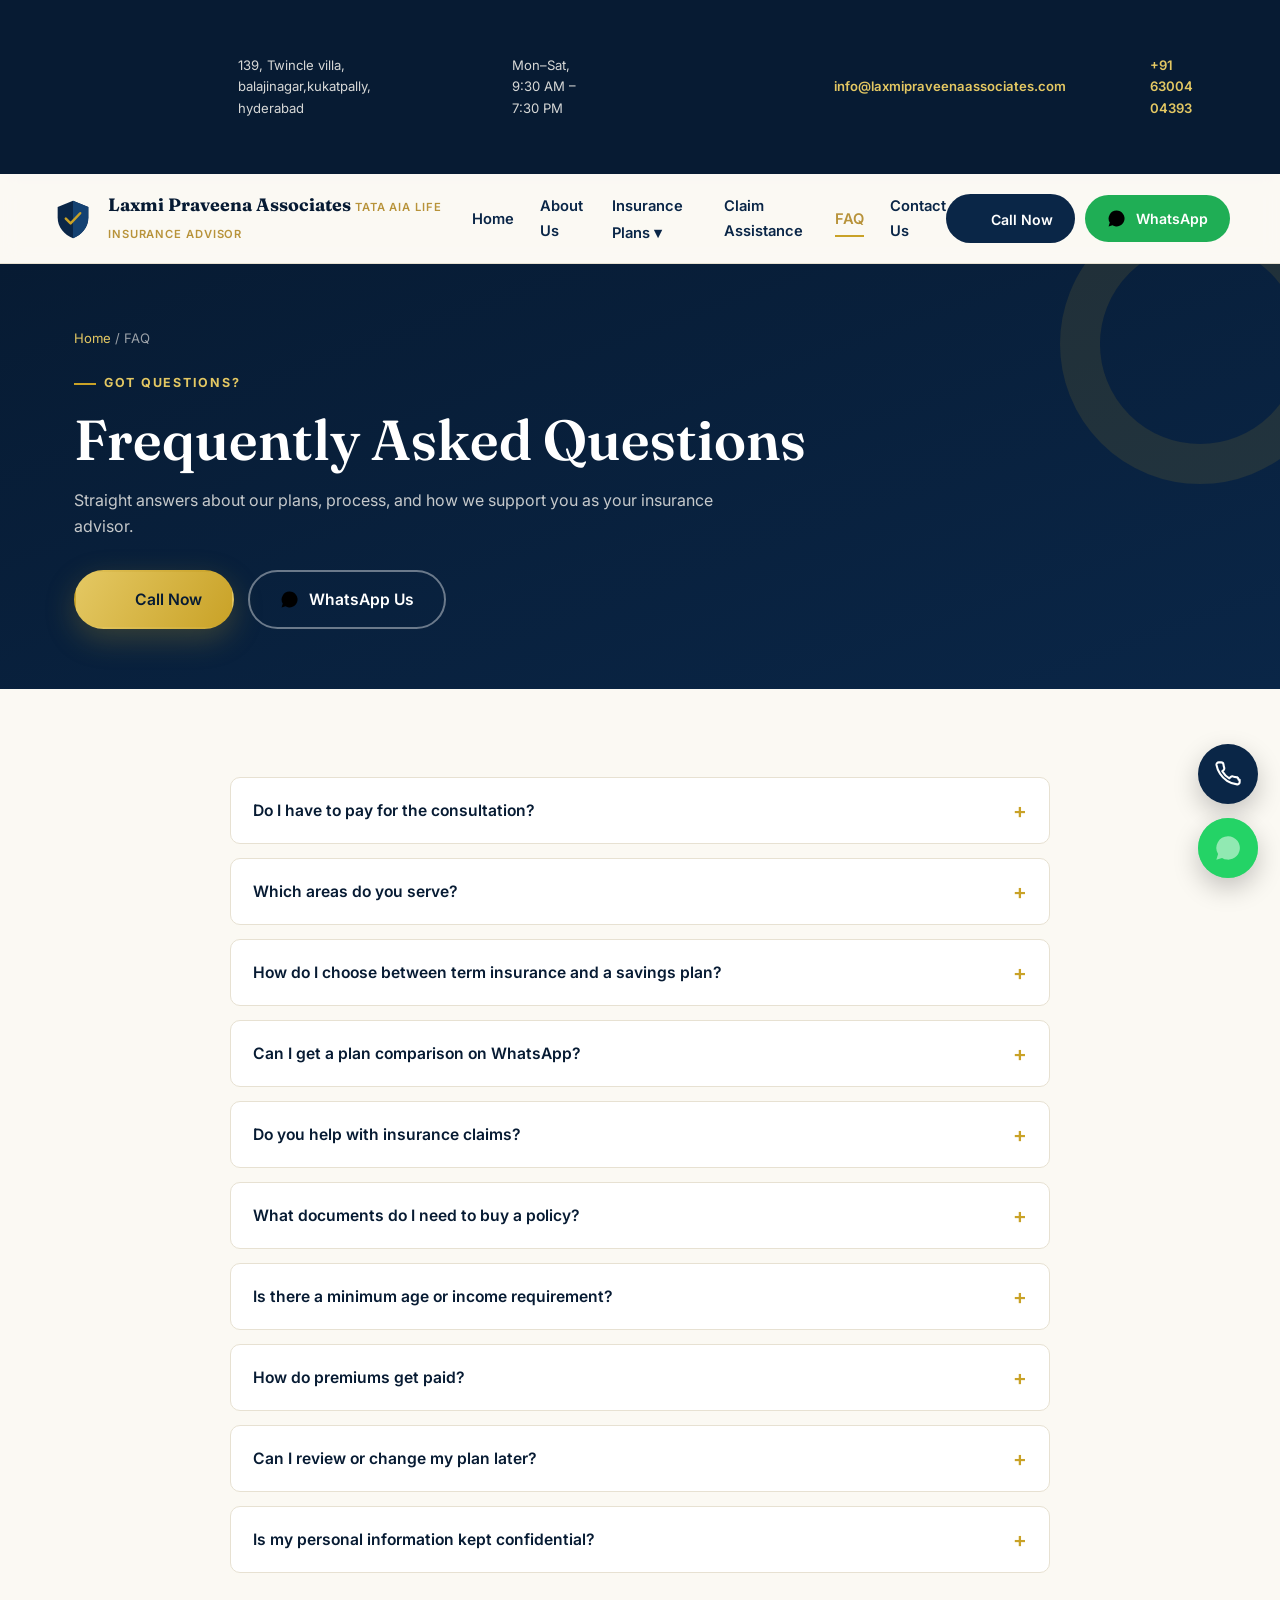
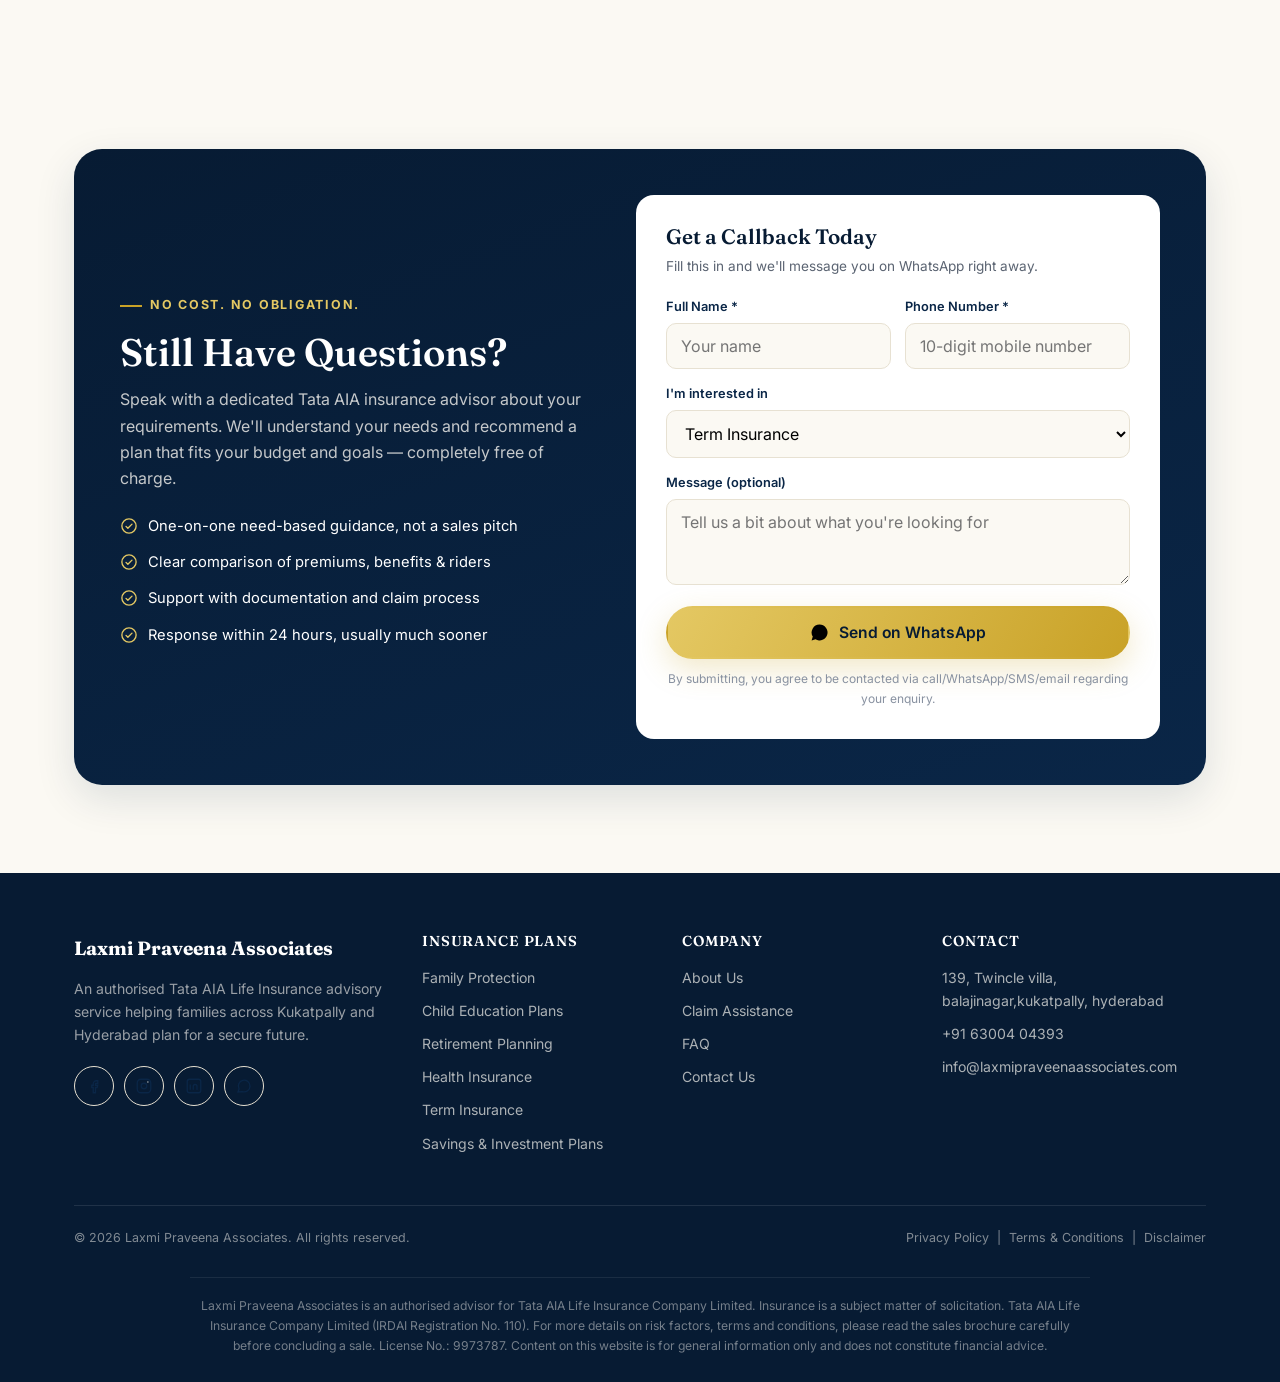
<file: faq.html>
<!DOCTYPE html>
<html lang="en">
<head>
<meta charset="UTF-8">
<meta name="viewport" content="width=device-width, initial-scale=1.0">
<title>FAQ | Tata AIA Insurance Advisor Kukatpally | Laxmi Praveena Associates</title>
<meta name="description" content="Frequently asked questions about Tata AIA life insurance plans, claims, and our advisory process in Kukatpally, Hyderabad.">
<meta name="keywords" content="Tata AIA Insurance Kukatpally, Life Insurance Advisor Kukatpally, Best Insurance Advisor Hyderabad">
<meta name="robots" content="index, follow">
<link rel="canonical" href="https://www.laxmipraveenaassociates.com/faq.html">
<meta name="author" content="Laxmi Praveena Associates">
<meta name="geo.region" content="IN-TG">
<meta name="geo.placename" content="Kukatpally, Hyderabad">

<!-- Open Graph -->
<meta property="og:type" content="website">
<meta property="og:title" content="FAQ | Tata AIA Insurance Advisor Kukatpally | Laxmi Praveena Associates">
<meta property="og:description" content="Frequently asked questions about Tata AIA life insurance plans, claims, and our advisory process in Kukatpally, Hyderabad.">
<meta property="og:url" content="https://www.laxmipraveenaassociates.com/faq.html">
<meta property="og:site_name" content="Laxmi Praveena Associates">
<meta property="og:image" content="https://www.laxmipraveenaassociates.com/images/og-cover.jpg">
<meta property="og:locale" content="en_IN">

<!-- Twitter -->
<meta name="twitter:card" content="summary_large_image">
<meta name="twitter:title" content="FAQ | Tata AIA Insurance Advisor Kukatpally | Laxmi Praveena Associates">
<meta name="twitter:description" content="Frequently asked questions about Tata AIA life insurance plans, claims, and our advisory process in Kukatpally, Hyderabad.">

<link rel="icon" type="image/svg+xml" href="images/favicon.svg">
<link rel="preconnect" href="https://fonts.googleapis.com">
<link rel="preconnect" href="https://fonts.gstatic.com" crossorigin>
<link href="https://fonts.googleapis.com/css2?family=Fraunces:wght@500;600;700&family=Inter:wght@400;500;600;700;800&display=swap" rel="stylesheet">
<link rel="stylesheet" href="css/style.css">
<script type="application/ld+json">
{
  "@context": "https://schema.org",
  "@type": "FAQPage",
  "mainEntity": [
    {
      "@type": "Question",
      "name": "Do I have to pay for the consultation?",
      "acceptedAnswer": { "@type": "Answer", "text": "No. Our initial consultation, needs assessment and plan comparison are completely free of charge, with no obligation to buy." }
    },
    {
      "@type": "Question",
      "name": "Which areas do you serve?",
      "acceptedAnswer": { "@type": "Answer", "text": "We serve customers within roughly 20 km of Kukatpally, covering most of Hyderabad including Miyapur, KPHB, Bachupally, Nizampet, Madhapur and Kondapur." }
    },
    {
      "@type": "Question",
      "name": "How do I choose between term insurance and a savings plan?",
      "acceptedAnswer": { "@type": "Answer", "text": "Term insurance offers maximum life cover at the lowest cost and is usually the starting point. Savings and investment plans add a wealth-building component. Many customers use a combination — we'll help you decide based on your goals and budget." }
    },
    {
      "@type": "Question",
      "name": "Can I get a plan comparison on WhatsApp?",
      "acceptedAnswer": { "@type": "Answer", "text": "Yes — message us on WhatsApp and we'll share plan details, premium estimates and answer your questions directly there, at your convenience." }
    },
    {
      "@type": "Question",
      "name": "Do you help with insurance claims?",
      "acceptedAnswer": { "@type": "Answer", "text": "Yes, we provide dedicated support with documentation, submission and follow-up during the claim process." }
    },
    {
      "@type": "Question",
      "name": "What documents do I need to buy a policy?",
      "acceptedAnswer": { "@type": "Answer", "text": "Typically ID proof, address proof, PAN, income proof and recent photographs. Exact requirements depend on the plan and cover amount — we'll share a checklist for your specific case." }
    },
    {
      "@type": "Question",
      "name": "Is there a minimum age or income requirement?",
      "acceptedAnswer": { "@type": "Answer", "text": "Requirements vary by plan type. We'll help identify plans suited to your specific age, income and goals." }
    },
    {
      "@type": "Question",
      "name": "How do premiums get paid?",
      "acceptedAnswer": { "@type": "Answer", "text": "Premiums can typically be paid monthly, quarterly, half-yearly or annually via multiple modes. We'll explain the options available for your chosen plan." }
    },
    {
      "@type": "Question",
      "name": "Can I review or change my plan later?",
      "acceptedAnswer": { "@type": "Answer", "text": "Yes, we recommend a periodic review every 2-3 years or after major life events like marriage, childbirth or a new loan, and we're happy to help you reassess your cover." }
    },
    {
      "@type": "Question",
      "name": "Is my personal information kept confidential?",
      "acceptedAnswer": { "@type": "Answer", "text": "Yes. Any information you share with us is used only to provide relevant insurance guidance and is handled as described in our Privacy Policy." }
    }
  ]
}
</script>
</head>
<body>
<div class="topbar">
    <div class="container">
      <div class="topbar-links">
        <span><svg viewBox="0 0 24 24" fill="none" stroke-width="1.8" stroke-linecap="round" stroke-linejoin="round"><path d="M21 10c0 6-9 12-9 12s-9-6-9-12a9 9 0 0118 0z"/><circle cx="12" cy="10" r="3"/></svg> 139, Twincle villa, balajinagar,kukatpally, hyderabad</span>
        <span><svg viewBox="0 0 24 24" fill="none" stroke-width="1.8" stroke-linecap="round" stroke-linejoin="round"><circle cx="12" cy="12" r="9"/><path d="M12 7v5l3 3"/></svg> Mon–Sat, 9:30 AM – 7:30 PM</span>
      </div>
      <div class="topbar-links">
        <span><svg viewBox="0 0 24 24" fill="none" stroke-width="1.8" stroke-linecap="round" stroke-linejoin="round"><rect x="2" y="4" width="20" height="16" rx="2"/><path d="M2 6l10 7 10-7"/></svg> <a href="mailto:info@laxmipraveenaassociates.com">info@laxmipraveenaassociates.com</a></span>
        <span><svg viewBox="0 0 24 24" fill="none" stroke-width="1.8" stroke-linecap="round" stroke-linejoin="round"><path d="M22 16.9v2a2 2 0 01-2.2 2 19.8 19.8 0 01-8.6-3.1 19.5 19.5 0 01-6-6A19.8 19.8 0 012.1 4.2 2 2 0 014.1 2h2a2 2 0 012 1.7c.1.9.3 1.8.6 2.7a2 2 0 01-.4 2.1L7.1 9.7a16 16 0 006 6l1.2-1.2a2 2 0 012.1-.4c.9.3 1.8.5 2.7.6a2 2 0 011.9 2.2z"/></svg> <a href="tel:+919000000000">+91 63004 04393</a></span>
      </div>
    </div>
  </div>

  <header class="site-header">
    <div class="container nav-wrap">
      <a href="index.html" class="brand">
        <svg class="brand-mark" viewBox="0 0 48 48" fill="none">
          <path d="M24 5l16 6.5v11C40 33 33 40.5 24 44 15 40.5 8 33 8 22.5v-11L24 5z" fill="#0A2647"/>
          <path d="M24 5l16 6.5v11C40 33 33 40.5 24 44" fill="#144272"/>
          <path d="M16.5 23.5l5 5 10-10.5" stroke="#C9A227" stroke-width="2.6" stroke-linecap="round" stroke-linejoin="round" fill="none"/>
        </svg>
        <span class="brand-text">
          <span class="name">Laxmi Praveena Associates</span>
          <span class="tag">Tata AIA Life Insurance Advisor</span>
        </span>
      </a>

      <nav class="main-nav">
        <a href="index.html" class="">Home</a>
            <a href="about.html" class="">About Us</a>
            <div class="has-dropdown">
              <a href="insurance-plans.html" class="">Insurance Plans ▾</a>
              <div class="dropdown">
                <a href="family-protection.html">Family Protection</a>
<a href="child-education-plans.html">Child Education Plans</a>
<a href="retirement-planning.html">Retirement Planning</a>
<a href="health-insurance.html">Health Insurance</a>
<a href="term-insurance.html">Term Insurance</a>
<a href="savings-investment-plans.html">Savings & Investment Plans</a>
              </div>
            </div>
            <a href="claim-assistance.html" class="">Claim Assistance</a>
            <a href="faq.html" class="active">FAQ</a>
            <a href="contact.html" class="">Contact Us</a>
      </nav>

      <div class="nav-actions">
        <a href="tel:+919000000000" class="btn btn-navy btn-sm"><span class="btn-text"><svg viewBox="0 0 24 24" fill="none" stroke-width="1.8" stroke-linecap="round" stroke-linejoin="round"><path d="M22 16.9v2a2 2 0 01-2.2 2 19.8 19.8 0 01-8.6-3.1 19.5 19.5 0 01-6-6A19.8 19.8 0 012.1 4.2 2 2 0 014.1 2h2a2 2 0 012 1.7c.1.9.3 1.8.6 2.7a2 2 0 01-.4 2.1L7.1 9.7a16 16 0 006 6l1.2-1.2a2 2 0 012.1-.4c.9.3 1.8.5 2.7.6a2 2 0 011.9 2.2z"/></svg> Call Now</span></a>
        <a data-whatsapp-link="Hello! I would like to know more about Tata AIA Life Insurance plans." target="_blank" rel="noopener" class="btn btn-whatsapp btn-sm"><svg viewBox="0 0 24 24"><path d="M17.5 14.4c-.3-.1-1.6-.8-1.9-.9-.2-.1-.4-.1-.6.1-.2.3-.7.9-.8 1-.2.2-.3.2-.5.1-.3-.1-1.2-.4-2.2-1.4-.8-.7-1.4-1.6-1.5-1.9-.2-.3 0-.4.1-.6l.4-.5c.1-.2.2-.3.2-.5.1-.2 0-.4 0-.5L10 7.8c-.2-.4-.4-.4-.6-.4h-.5c-.2 0-.5.1-.7.3-.3.3-1 1-1 2.4s1 2.8 1.2 3c.1.2 2 3 4.8 4.3.7.3 1.2.4 1.6.6.7.2 1.3.2 1.8.1.5-.1 1.6-.7 1.9-1.3.2-.6.2-1.1.2-1.2-.1-.2-.3-.2-.6-.4z"/><path d="M12 2a10 10 0 00-8.5 15.2L2 22l4.9-1.5A10 10 0 1012 2z"/></svg> <span class="btn-text">WhatsApp</span></a>
        <button class="menu-toggle" aria-label="Open menu"><span></span><span></span><span></span></button>
      </div>
    </div>
  </header>
<section class="page-hero">
    <div class="container">
      <div class="breadcrumb"><a href="index.html">Home</a> / FAQ</div>
      <span class="eyebrow">Got Questions?</span>
      <h1>Frequently Asked Questions</h1>
      <p>Straight answers about our plans, process, and how we support you as your insurance advisor.</p>
      <div class="cta-row">
        <a href="tel:+919000000000" class="btn btn-gold"><svg viewBox="0 0 24 24" fill="none" stroke-width="1.8" stroke-linecap="round" stroke-linejoin="round"><path d="M22 16.9v2a2 2 0 01-2.2 2 19.8 19.8 0 01-8.6-3.1 19.5 19.5 0 01-6-6A19.8 19.8 0 012.1 4.2 2 2 0 014.1 2h2a2 2 0 012 1.7c.1.9.3 1.8.6 2.7a2 2 0 01-.4 2.1L7.1 9.7a16 16 0 006 6l1.2-1.2a2 2 0 012.1-.4c.9.3 1.8.5 2.7.6a2 2 0 011.9 2.2z"/></svg> Call Now</a>
        <a data-whatsapp-link="Hello! I would like to enquire about Frequently Asked Questions." target="_blank" rel="noopener" class="btn btn-outline"><svg viewBox="0 0 24 24"><path d="M17.5 14.4c-.3-.1-1.6-.8-1.9-.9-.2-.1-.4-.1-.6.1-.2.3-.7.9-.8 1-.2.2-.3.2-.5.1-.3-.1-1.2-.4-2.2-1.4-.8-.7-1.4-1.6-1.5-1.9-.2-.3 0-.4.1-.6l.4-.5c.1-.2.2-.3.2-.5.1-.2 0-.4 0-.5L10 7.8c-.2-.4-.4-.4-.6-.4h-.5c-.2 0-.5.1-.7.3-.3.3-1 1-1 2.4s1 2.8 1.2 3c.1.2 2 3 4.8 4.3.7.3 1.2.4 1.6.6.7.2 1.3.2 1.8.1.5-.1 1.6-.7 1.9-1.3.2-.6.2-1.1.2-1.2-.1-.2-.3-.2-.6-.4z"/><path d="M12 2a10 10 0 00-8.5 15.2L2 22l4.9-1.5A10 10 0 1012 2z"/></svg> WhatsApp Us</a>
      </div>
    </div>
  </section>

<section class="section">
    <div class="container">
      <div class="faq-list content-block reveal">
        <div class="faq-item">
          <button class="faq-q"><span>Do I have to pay for the consultation?</span><span class="plus">+</span></button>
          <div class="faq-a"><p>No. Our initial consultation, needs assessment and plan comparison are completely free of charge, with no obligation to buy.</p></div>
        </div><div class="faq-item">
          <button class="faq-q"><span>Which areas do you serve?</span><span class="plus">+</span></button>
          <div class="faq-a"><p>We serve customers within roughly 20 km of Kukatpally, covering most of Hyderabad including Miyapur, KPHB, Bachupally, Nizampet, Madhapur and Kondapur.</p></div>
        </div><div class="faq-item">
          <button class="faq-q"><span>How do I choose between term insurance and a savings plan?</span><span class="plus">+</span></button>
          <div class="faq-a"><p>Term insurance offers maximum life cover at the lowest cost and is usually the starting point. Savings and investment plans add a wealth-building component. Many customers use a combination — we'll help you decide based on your goals and budget.</p></div>
        </div><div class="faq-item">
          <button class="faq-q"><span>Can I get a plan comparison on WhatsApp?</span><span class="plus">+</span></button>
          <div class="faq-a"><p>Yes — message us on WhatsApp and we'll share plan details, premium estimates and answer your questions directly there, at your convenience.</p></div>
        </div><div class="faq-item">
          <button class="faq-q"><span>Do you help with insurance claims?</span><span class="plus">+</span></button>
          <div class="faq-a"><p>Yes, we provide dedicated support with documentation, submission and follow-up during the claim process.</p></div>
        </div><div class="faq-item">
          <button class="faq-q"><span>What documents do I need to buy a policy?</span><span class="plus">+</span></button>
          <div class="faq-a"><p>Typically ID proof, address proof, PAN, income proof and recent photographs. Exact requirements depend on the plan and cover amount — we'll share a checklist for your specific case.</p></div>
        </div><div class="faq-item">
          <button class="faq-q"><span>Is there a minimum age or income requirement?</span><span class="plus">+</span></button>
          <div class="faq-a"><p>Requirements vary by plan type. We'll help identify plans suited to your specific age, income and goals.</p></div>
        </div><div class="faq-item">
          <button class="faq-q"><span>How do premiums get paid?</span><span class="plus">+</span></button>
          <div class="faq-a"><p>Premiums can typically be paid monthly, quarterly, half-yearly or annually via multiple modes. We'll explain the options available for your chosen plan.</p></div>
        </div><div class="faq-item">
          <button class="faq-q"><span>Can I review or change my plan later?</span><span class="plus">+</span></button>
          <div class="faq-a"><p>Yes, we recommend a periodic review every 2-3 years or after major life events like marriage, childbirth or a new loan, and we're happy to help you reassess your cover.</p></div>
        </div><div class="faq-item">
          <button class="faq-q"><span>Is my personal information kept confidential?</span><span class="plus">+</span></button>
          <div class="faq-a"><p>Yes. Any information you share with us is used only to provide relevant insurance guidance and is handled as described in our Privacy Policy.</p></div>
        </div>
      </div>
    </div>
  </section>

<section class="section" id="free-consultation">
    <div class="container">
      <div class="consult-panel reveal">
        <div class="consult-copy">
          <span class="eyebrow">No Cost. No Obligation.</span>
          <h2>Still Have Questions?</h2>
          <p>Speak with a dedicated Tata AIA insurance advisor about your requirements. We'll understand your needs and recommend a plan that fits your budget and goals — completely free of charge.</p>
          <ul class="consult-points">
            <li><svg viewBox="0 0 24 24" fill="none" stroke-width="1.8" stroke-linecap="round" stroke-linejoin="round"><circle cx="12" cy="12" r="9.5"/><path d="M8 12.5l2.5 2.5L16 9.5"/></svg> One-on-one need-based guidance, not a sales pitch</li>
            <li><svg viewBox="0 0 24 24" fill="none" stroke-width="1.8" stroke-linecap="round" stroke-linejoin="round"><circle cx="12" cy="12" r="9.5"/><path d="M8 12.5l2.5 2.5L16 9.5"/></svg> Clear comparison of premiums, benefits &amp; riders</li>
            <li><svg viewBox="0 0 24 24" fill="none" stroke-width="1.8" stroke-linecap="round" stroke-linejoin="round"><circle cx="12" cy="12" r="9.5"/><path d="M8 12.5l2.5 2.5L16 9.5"/></svg> Support with documentation and claim process</li>
            <li><svg viewBox="0 0 24 24" fill="none" stroke-width="1.8" stroke-linecap="round" stroke-linejoin="round"><circle cx="12" cy="12" r="9.5"/><path d="M8 12.5l2.5 2.5L16 9.5"/></svg> Response within 24 hours, usually much sooner</li>
          </ul>
        </div>
        <div>
          <form class="lead-form" novalidate>
            <div class="form-success">Thank you! Click "Send on WhatsApp" below and hit send in WhatsApp to reach us instantly.</div>
            <h3>Get a Callback Today</h3>
            <p class="form-sub">Fill this in and we'll message you on WhatsApp right away.</p>
            <div class="form-row">
              <div class="form-group">
                <label for="fname">Full Name *</label>
                <input type="text" id="fname" name="name" placeholder="Your name" required>
              </div>
              <div class="form-group">
                <label for="fphone">Phone Number *</label>
                <input type="tel" id="fphone" name="phone" placeholder="10-digit mobile number" required>
              </div>
            </div>
            <div class="form-group">
              <label for="finterest">I'm interested in</label>
              <select id="finterest" name="interest">
                <option>Term Insurance</option>
                <option>Family Protection Plan</option>
                <option>Child Education Plan</option>
                <option>Retirement Planning</option>
                <option>Health Insurance</option>
                <option>Savings &amp; Investment Plan</option>
                <option>Claim Assistance</option>
                <option>Not sure — please guide me</option>
              </select>
            </div>
            <div class="form-group">
              <label for="fmsg">Message (optional)</label>
              <textarea id="fmsg" name="message" rows="3" placeholder="Tell us a bit about what you're looking for"></textarea>
            </div>
            <button type="submit" class="btn btn-gold btn-block"><svg viewBox="0 0 24 24"><path d="M17.5 14.4c-.3-.1-1.6-.8-1.9-.9-.2-.1-.4-.1-.6.1-.2.3-.7.9-.8 1-.2.2-.3.2-.5.1-.3-.1-1.2-.4-2.2-1.4-.8-.7-1.4-1.6-1.5-1.9-.2-.3 0-.4.1-.6l.4-.5c.1-.2.2-.3.2-.5.1-.2 0-.4 0-.5L10 7.8c-.2-.4-.4-.4-.6-.4h-.5c-.2 0-.5.1-.7.3-.3.3-1 1-1 2.4s1 2.8 1.2 3c.1.2 2 3 4.8 4.3.7.3 1.2.4 1.6.6.7.2 1.3.2 1.8.1.5-.1 1.6-.7 1.9-1.3.2-.6.2-1.1.2-1.2-.1-.2-.3-.2-.6-.4z"/><path d="M12 2a10 10 0 00-8.5 15.2L2 22l4.9-1.5A10 10 0 1012 2z"/></svg> Send on WhatsApp</button>
            <p class="form-note">By submitting, you agree to be contacted via call/WhatsApp/SMS/email regarding your enquiry.</p>
          </form>
        </div>
      </div>
    </div>
  </section>

<footer class="site-footer">
    <div class="container">
      <div class="footer-grid">
        <div class="footer-brand">
          <span class="name">Laxmi Praveena Associates</span>
          <p>An authorised Tata AIA Life Insurance advisory service helping families across Kukatpally and Hyderabad plan for a secure future.</p>
          <div class="social-row">
            <a href="https://www.facebook.com/" target="_blank" rel="noopener" aria-label="Facebook"><svg viewBox="0 0 24 24" fill="none" stroke-width="1.8"><path d="M15 8.5h2V5h-2c-2.2 0-4 1.8-4 4v2H9v3h2v7h3v-7h2.2l.8-3H14V9c0-.3.2-.5.5-.5z"/></svg></a>
            <a href="https://www.instagram.com/" target="_blank" rel="noopener" aria-label="Instagram"><svg viewBox="0 0 24 24" fill="none" stroke-width="1.8"><rect x="3" y="3" width="18" height="18" rx="5"/><circle cx="12" cy="12" r="3.7"/><circle cx="17.2" cy="6.8" r="1" fill="currentColor" stroke="none"/></svg></a>
            <a href="https://www.linkedin.com/" target="_blank" rel="noopener" aria-label="LinkedIn"><svg viewBox="0 0 24 24" fill="none" stroke-width="1.8"><rect x="3" y="3" width="18" height="18" rx="3"/><path d="M7 10v7M7 7.2v.1M11 17v-4.5c0-1.4 1-2.5 2.5-2.5s2.5 1.1 2.5 2.5V17"/></svg></a>
            <a data-whatsapp-link="Hello! I found you on your website." target="_blank" rel="noopener" aria-label="WhatsApp"><svg viewBox="0 0 24 24" fill="none" stroke-width="1.8"><path d="M4 20l1.4-4.2A7.8 7.8 0 1110 19.5L4 20z"/></svg></a>
          </div>
        </div>
        <div class="footer-col">
          <h4>Insurance Plans</h4>
          <a href="family-protection.html">Family Protection</a>
<a href="child-education-plans.html">Child Education Plans</a>
<a href="retirement-planning.html">Retirement Planning</a>
<a href="health-insurance.html">Health Insurance</a>
<a href="term-insurance.html">Term Insurance</a>
<a href="savings-investment-plans.html">Savings & Investment Plans</a>
        </div>
        <div class="footer-col">
          <h4>Company</h4>
          <a href="about.html">About Us</a>
          <a href="claim-assistance.html">Claim Assistance</a>
          <a href="faq.html">FAQ</a>
          <a href="contact.html">Contact Us</a>
        </div>
        <div class="footer-col">
          <h4>Contact</h4>
          <span>139, Twincle villa, balajinagar,kukatpally, hyderabad</span>
          <a href="tel:+919000000000">+91 63004 04393</a>
          <a href="mailto:info@laxmipraveenaassociates.com">info@laxmipraveenaassociates.com</a>
        </div>
      </div>
      <div class="footer-bottom">
        <span>© <span id="year"></span> Laxmi Praveena Associates. All rights reserved.</span>
        <div>
          <a href="privacy-policy.html">Privacy Policy</a> &nbsp;|&nbsp;
          <a href="terms-conditions.html">Terms &amp; Conditions</a> &nbsp;|&nbsp;
          <a href="disclaimer.html">Disclaimer</a>
        </div>
      </div>
      <p class="irdai-note">Laxmi Praveena Associates is an authorised advisor for Tata AIA Life Insurance Company Limited. Insurance is a subject matter of solicitation. Tata AIA Life Insurance Company Limited (IRDAI Registration No. 110). For more details on risk factors, terms and conditions, please read the sales brochure carefully before concluding a sale. License No.: 9973787. Content on this website is for general information only and does not constitute financial advice.</p>
    </div>
  </footer>
  <script>document.getElementById('year').textContent = new Date().getFullYear();</script>
<div class="floating-actions">
    <a href="tel:+919000000000" class="fab fab-call" aria-label="Call Now" title="Call Now"><svg viewBox="0 0 24 24" fill="none" stroke-width="1.8" stroke-linecap="round" stroke-linejoin="round"><path d="M22 16.9v2a2 2 0 01-2.2 2 19.8 19.8 0 01-8.6-3.1 19.5 19.5 0 01-6-6A19.8 19.8 0 012.1 4.2 2 2 0 014.1 2h2a2 2 0 012 1.7c.1.9.3 1.8.6 2.7a2 2 0 01-.4 2.1L7.1 9.7a16 16 0 006 6l1.2-1.2a2 2 0 012.1-.4c.9.3 1.8.5 2.7.6a2 2 0 011.9 2.2z"/></svg></a>
    <a data-whatsapp-link="Hello! I would like a free consultation about Tata AIA Life Insurance plans." target="_blank" rel="noopener" class="fab fab-whatsapp fab-pulse" aria-label="Chat on WhatsApp" title="WhatsApp Us"><svg viewBox="0 0 24 24"><path d="M17.5 14.4c-.3-.1-1.6-.8-1.9-.9-.2-.1-.4-.1-.6.1-.2.3-.7.9-.8 1-.2.2-.3.2-.5.1-.3-.1-1.2-.4-2.2-1.4-.8-.7-1.4-1.6-1.5-1.9-.2-.3 0-.4.1-.6l.4-.5c.1-.2.2-.3.2-.5.1-.2 0-.4 0-.5L10 7.8c-.2-.4-.4-.4-.6-.4h-.5c-.2 0-.5.1-.7.3-.3.3-1 1-1 2.4s1 2.8 1.2 3c.1.2 2 3 4.8 4.3.7.3 1.2.4 1.6.6.7.2 1.3.2 1.8.1.5-.1 1.6-.7 1.9-1.3.2-.6.2-1.1.2-1.2-.1-.2-.3-.2-.6-.4z"/><path d="M12 2a10 10 0 00-8.5 15.2L2 22l4.9-1.5A10 10 0 1012 2z"/></svg></a>
  </div>
<script src="js/script.js"></script>
</body>
</html>
</file>
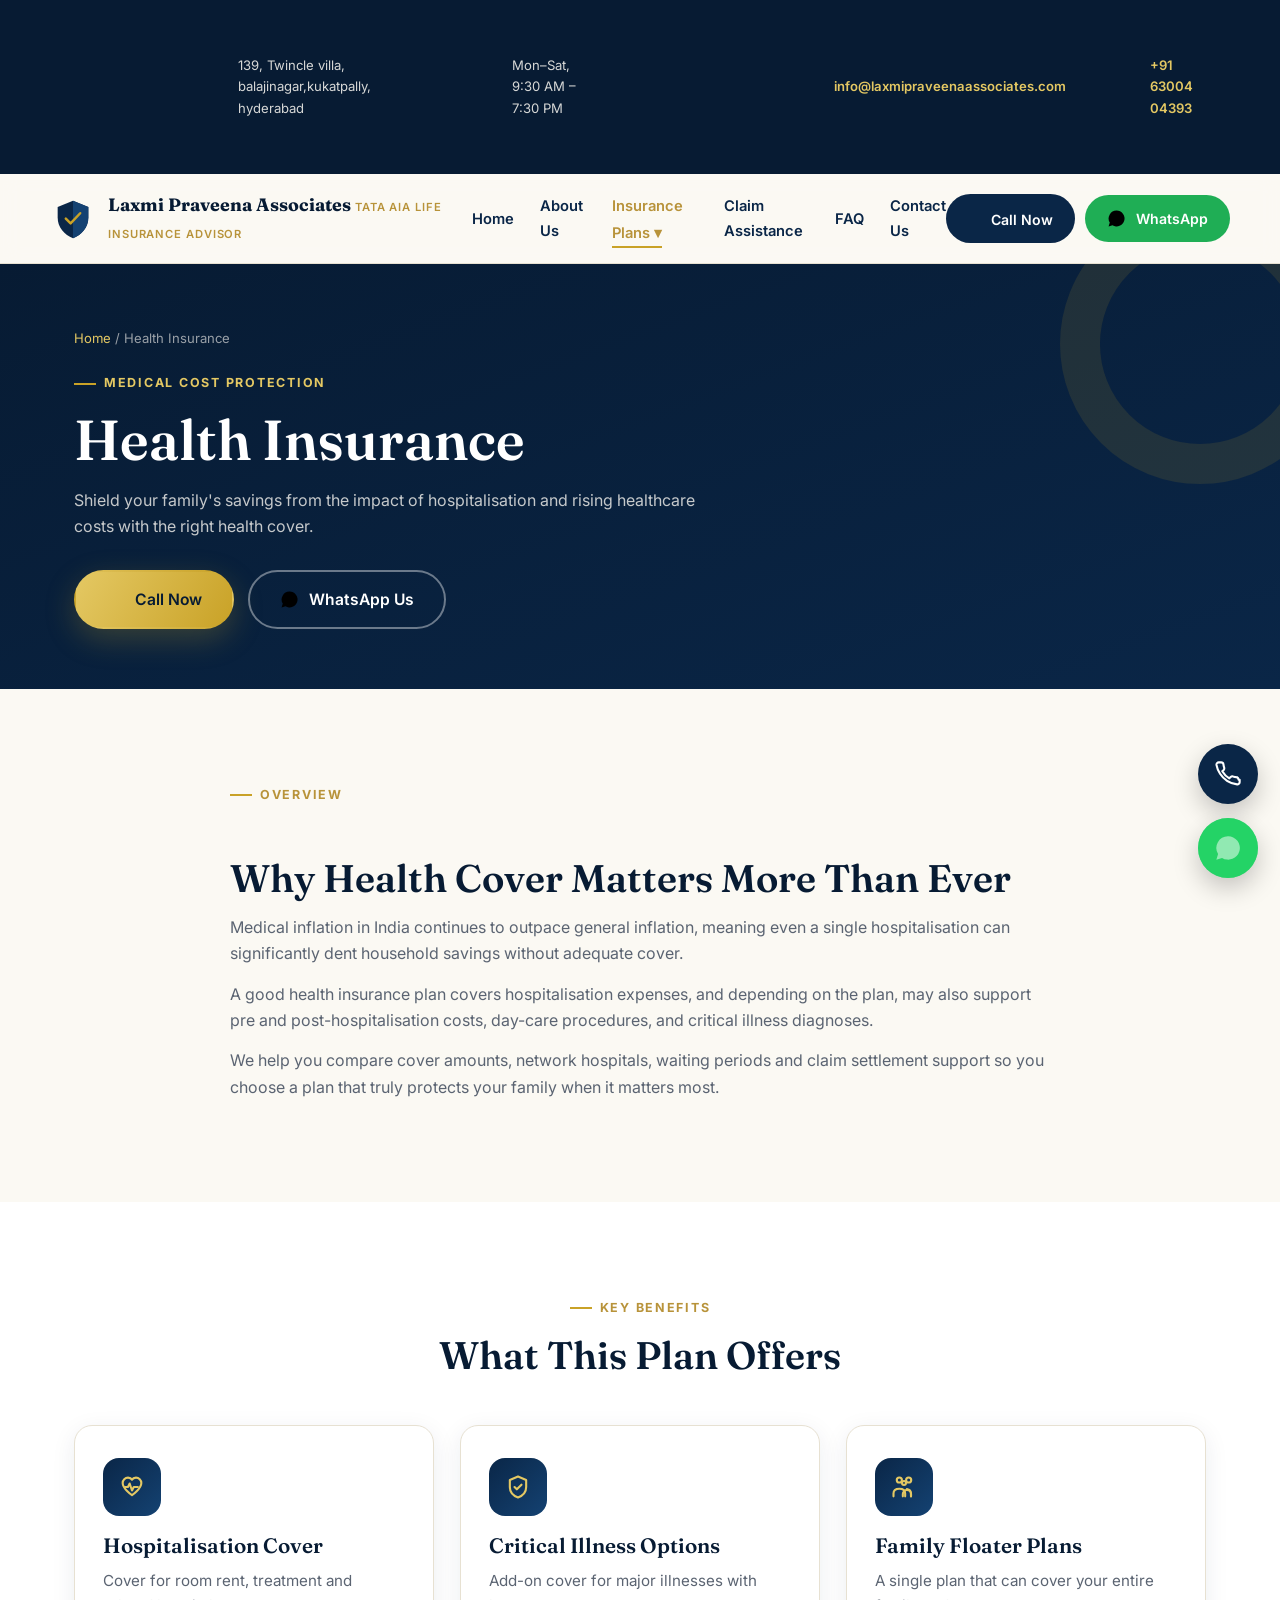
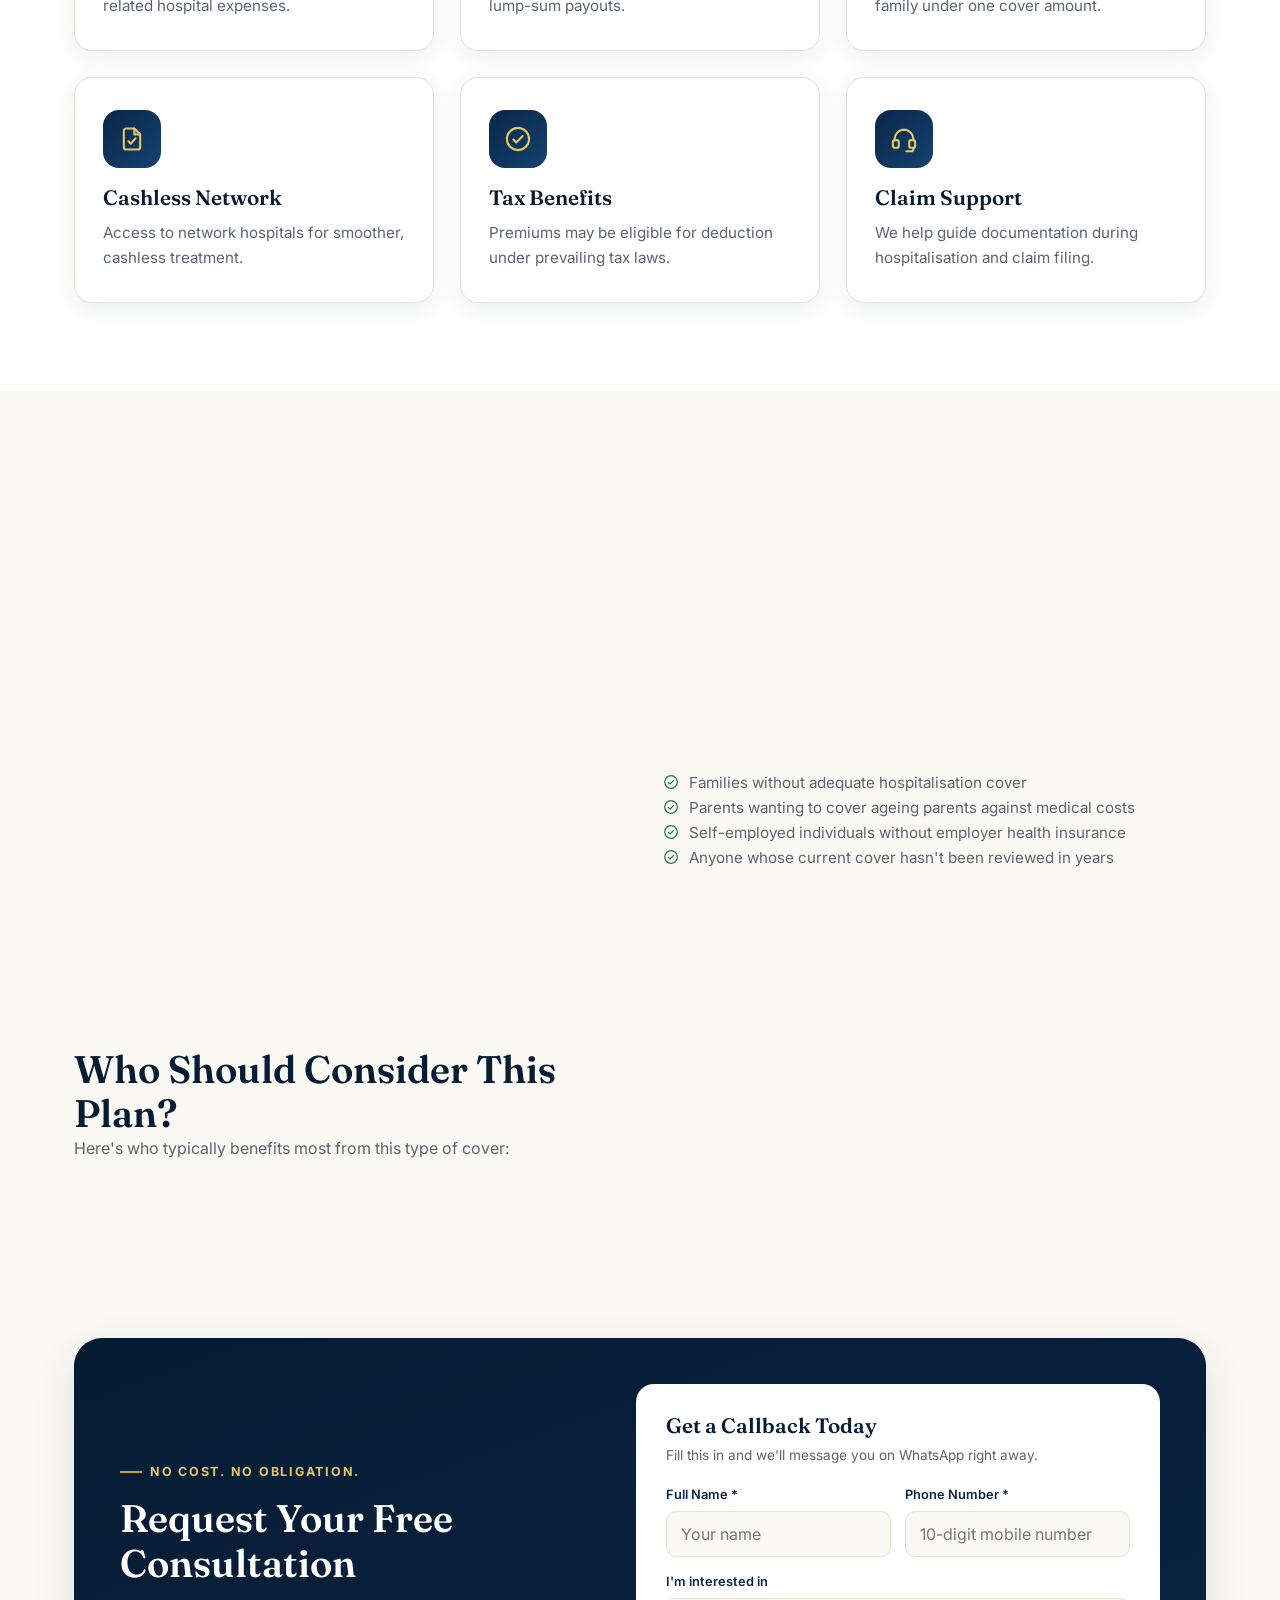
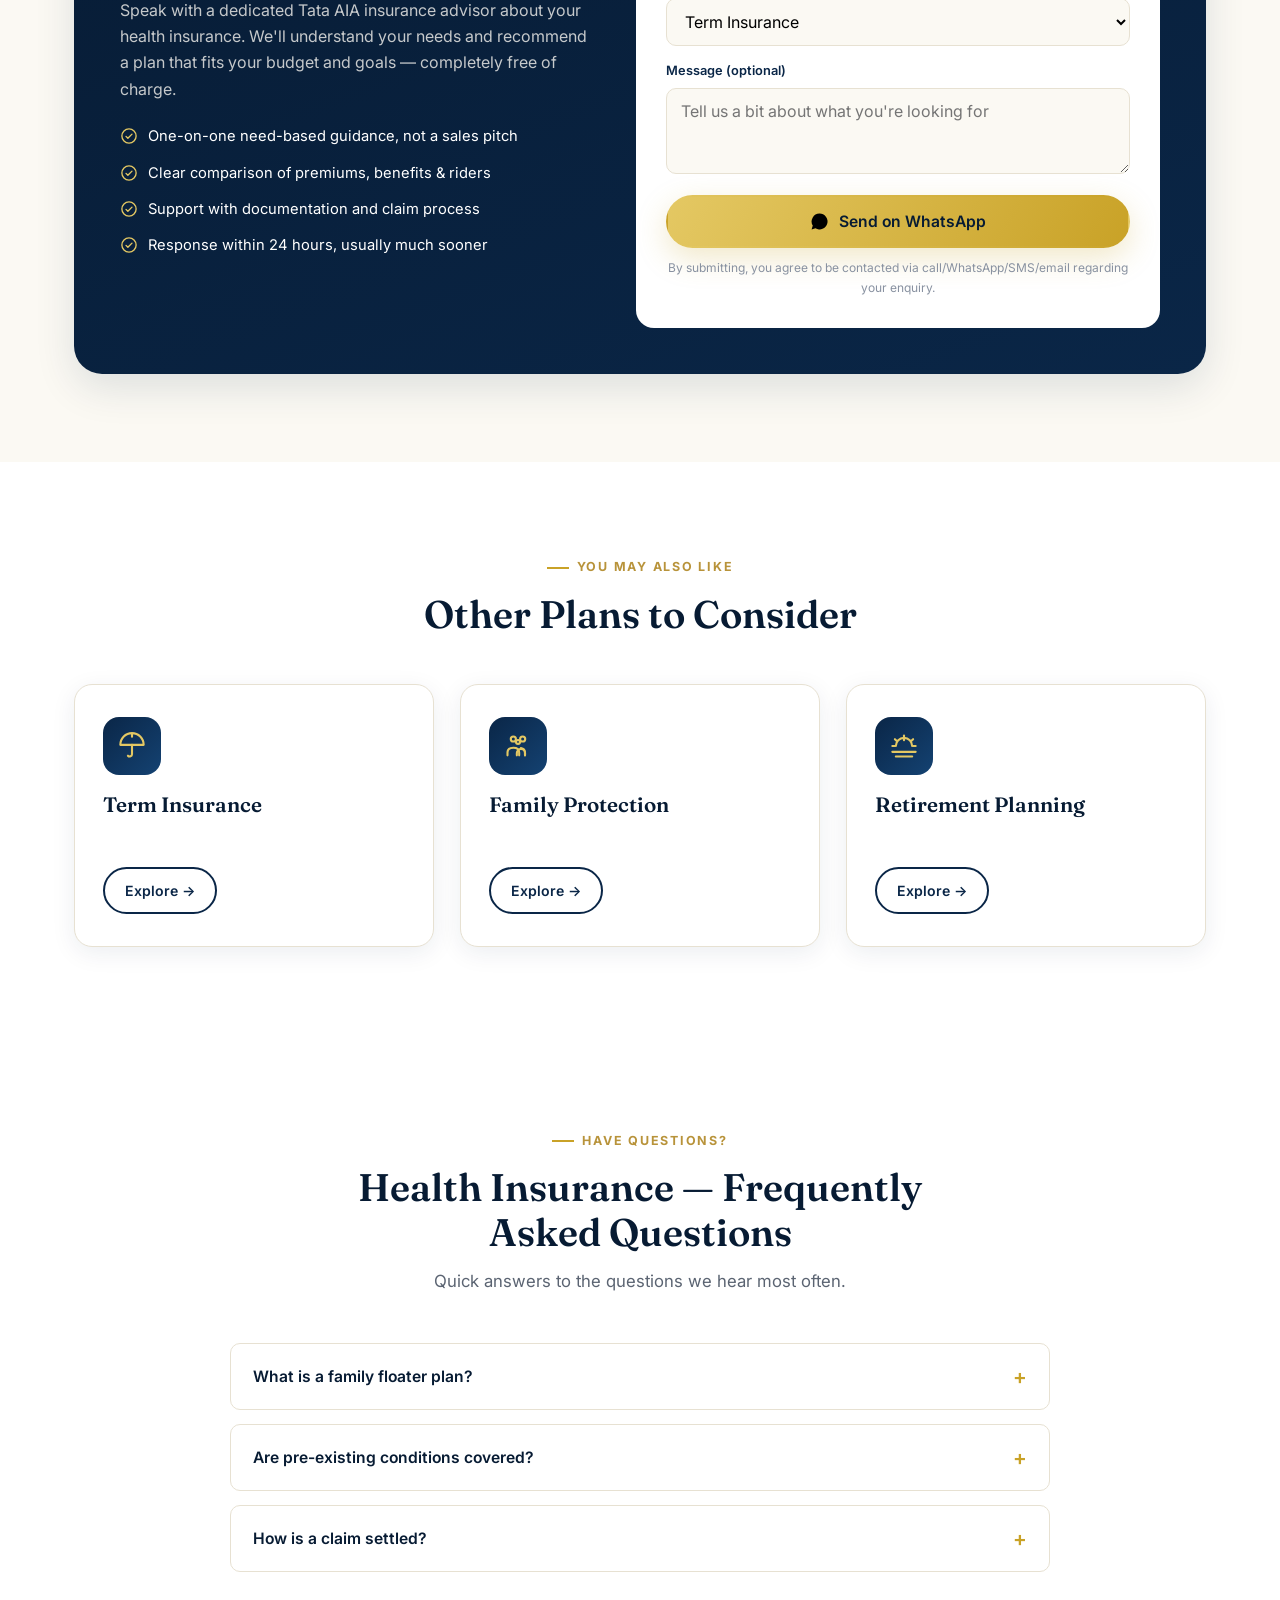
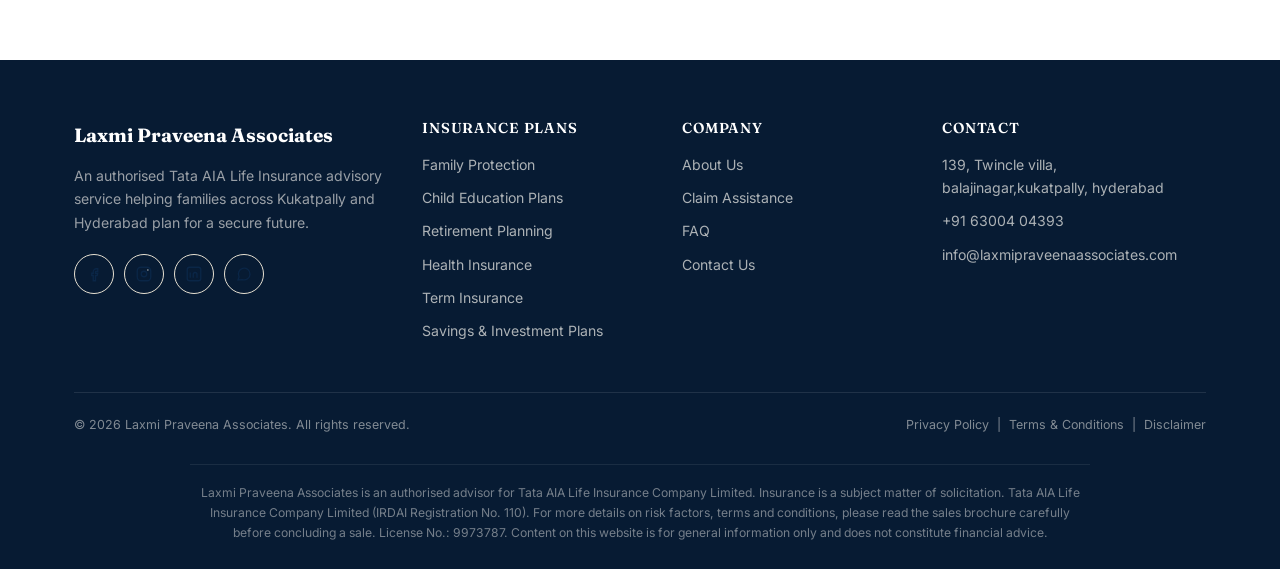
<file: health-insurance.html>
<!DOCTYPE html>
<html lang="en">
<head>
<meta charset="UTF-8">
<meta name="viewport" content="width=device-width, initial-scale=1.0">
<title>Health Insurance Plans Hyderabad | Tata AIA | Laxmi Praveena Associates</title>
<meta name="description" content="Protect your family from rising medical costs with Tata AIA health insurance plans in Kukatpally, Hyderabad. Free comparison and consultation.">
<meta name="keywords" content="Tata AIA Insurance Kukatpally, Best Insurance Advisor Hyderabad, Life Insurance Advisor Kukatpally">
<meta name="robots" content="index, follow">
<link rel="canonical" href="https://www.laxmipraveenaassociates.com/health-insurance.html">
<meta name="author" content="Laxmi Praveena Associates">
<meta name="geo.region" content="IN-TG">
<meta name="geo.placename" content="Kukatpally, Hyderabad">

<!-- Open Graph -->
<meta property="og:type" content="website">
<meta property="og:title" content="Health Insurance Plans Hyderabad | Tata AIA | Laxmi Praveena Associates">
<meta property="og:description" content="Protect your family from rising medical costs with Tata AIA health insurance plans in Kukatpally, Hyderabad. Free comparison and consultation.">
<meta property="og:url" content="https://www.laxmipraveenaassociates.com/health-insurance.html">
<meta property="og:site_name" content="Laxmi Praveena Associates">
<meta property="og:image" content="https://www.laxmipraveenaassociates.com/images/og-cover.jpg">
<meta property="og:locale" content="en_IN">

<!-- Twitter -->
<meta name="twitter:card" content="summary_large_image">
<meta name="twitter:title" content="Health Insurance Plans Hyderabad | Tata AIA | Laxmi Praveena Associates">
<meta name="twitter:description" content="Protect your family from rising medical costs with Tata AIA health insurance plans in Kukatpally, Hyderabad. Free comparison and consultation.">

<link rel="icon" type="image/svg+xml" href="images/favicon.svg">
<link rel="preconnect" href="https://fonts.googleapis.com">
<link rel="preconnect" href="https://fonts.gstatic.com" crossorigin>
<link href="https://fonts.googleapis.com/css2?family=Fraunces:wght@500;600;700&family=Inter:wght@400;500;600;700;800&display=swap" rel="stylesheet">
<link rel="stylesheet" href="css/style.css">

</head>
<body>
<div class="topbar">
    <div class="container">
      <div class="topbar-links">
        <span><svg viewBox="0 0 24 24" fill="none" stroke-width="1.8" stroke-linecap="round" stroke-linejoin="round"><path d="M21 10c0 6-9 12-9 12s-9-6-9-12a9 9 0 0118 0z"/><circle cx="12" cy="10" r="3"/></svg> 139, Twincle villa, balajinagar,kukatpally, hyderabad</span>
        <span><svg viewBox="0 0 24 24" fill="none" stroke-width="1.8" stroke-linecap="round" stroke-linejoin="round"><circle cx="12" cy="12" r="9"/><path d="M12 7v5l3 3"/></svg> Mon–Sat, 9:30 AM – 7:30 PM</span>
      </div>
      <div class="topbar-links">
        <span><svg viewBox="0 0 24 24" fill="none" stroke-width="1.8" stroke-linecap="round" stroke-linejoin="round"><rect x="2" y="4" width="20" height="16" rx="2"/><path d="M2 6l10 7 10-7"/></svg> <a href="mailto:info@laxmipraveenaassociates.com">info@laxmipraveenaassociates.com</a></span>
        <span><svg viewBox="0 0 24 24" fill="none" stroke-width="1.8" stroke-linecap="round" stroke-linejoin="round"><path d="M22 16.9v2a2 2 0 01-2.2 2 19.8 19.8 0 01-8.6-3.1 19.5 19.5 0 01-6-6A19.8 19.8 0 012.1 4.2 2 2 0 014.1 2h2a2 2 0 012 1.7c.1.9.3 1.8.6 2.7a2 2 0 01-.4 2.1L7.1 9.7a16 16 0 006 6l1.2-1.2a2 2 0 012.1-.4c.9.3 1.8.5 2.7.6a2 2 0 011.9 2.2z"/></svg> <a href="tel:+919000000000">+91 63004 04393</a></span>
      </div>
    </div>
  </div>

  <header class="site-header">
    <div class="container nav-wrap">
      <a href="index.html" class="brand">
        <svg class="brand-mark" viewBox="0 0 48 48" fill="none">
          <path d="M24 5l16 6.5v11C40 33 33 40.5 24 44 15 40.5 8 33 8 22.5v-11L24 5z" fill="#0A2647"/>
          <path d="M24 5l16 6.5v11C40 33 33 40.5 24 44" fill="#144272"/>
          <path d="M16.5 23.5l5 5 10-10.5" stroke="#C9A227" stroke-width="2.6" stroke-linecap="round" stroke-linejoin="round" fill="none"/>
        </svg>
        <span class="brand-text">
          <span class="name">Laxmi Praveena Associates</span>
          <span class="tag">Tata AIA Life Insurance Advisor</span>
        </span>
      </a>

      <nav class="main-nav">
        <a href="index.html" class="">Home</a>
            <a href="about.html" class="">About Us</a>
            <div class="has-dropdown">
              <a href="insurance-plans.html" class="active">Insurance Plans ▾</a>
              <div class="dropdown">
                <a href="family-protection.html">Family Protection</a>
<a href="child-education-plans.html">Child Education Plans</a>
<a href="retirement-planning.html">Retirement Planning</a>
<a href="health-insurance.html">Health Insurance</a>
<a href="term-insurance.html">Term Insurance</a>
<a href="savings-investment-plans.html">Savings & Investment Plans</a>
              </div>
            </div>
            <a href="claim-assistance.html" class="">Claim Assistance</a>
            <a href="faq.html" class="">FAQ</a>
            <a href="contact.html" class="">Contact Us</a>
      </nav>

      <div class="nav-actions">
        <a href="tel:+919000000000" class="btn btn-navy btn-sm"><span class="btn-text"><svg viewBox="0 0 24 24" fill="none" stroke-width="1.8" stroke-linecap="round" stroke-linejoin="round"><path d="M22 16.9v2a2 2 0 01-2.2 2 19.8 19.8 0 01-8.6-3.1 19.5 19.5 0 01-6-6A19.8 19.8 0 012.1 4.2 2 2 0 014.1 2h2a2 2 0 012 1.7c.1.9.3 1.8.6 2.7a2 2 0 01-.4 2.1L7.1 9.7a16 16 0 006 6l1.2-1.2a2 2 0 012.1-.4c.9.3 1.8.5 2.7.6a2 2 0 011.9 2.2z"/></svg> Call Now</span></a>
        <a data-whatsapp-link="Hello! I would like to know more about Tata AIA Life Insurance plans." target="_blank" rel="noopener" class="btn btn-whatsapp btn-sm"><svg viewBox="0 0 24 24"><path d="M17.5 14.4c-.3-.1-1.6-.8-1.9-.9-.2-.1-.4-.1-.6.1-.2.3-.7.9-.8 1-.2.2-.3.2-.5.1-.3-.1-1.2-.4-2.2-1.4-.8-.7-1.4-1.6-1.5-1.9-.2-.3 0-.4.1-.6l.4-.5c.1-.2.2-.3.2-.5.1-.2 0-.4 0-.5L10 7.8c-.2-.4-.4-.4-.6-.4h-.5c-.2 0-.5.1-.7.3-.3.3-1 1-1 2.4s1 2.8 1.2 3c.1.2 2 3 4.8 4.3.7.3 1.2.4 1.6.6.7.2 1.3.2 1.8.1.5-.1 1.6-.7 1.9-1.3.2-.6.2-1.1.2-1.2-.1-.2-.3-.2-.6-.4z"/><path d="M12 2a10 10 0 00-8.5 15.2L2 22l4.9-1.5A10 10 0 1012 2z"/></svg> <span class="btn-text">WhatsApp</span></a>
        <button class="menu-toggle" aria-label="Open menu"><span></span><span></span><span></span></button>
      </div>
    </div>
  </header>
<section class="page-hero">
    <div class="container">
      <div class="breadcrumb"><a href="index.html">Home</a> / Health Insurance</div>
      <span class="eyebrow">Medical Cost Protection</span>
      <h1>Health Insurance</h1>
      <p>Shield your family's savings from the impact of hospitalisation and rising healthcare costs with the right health cover.</p>
      <div class="cta-row">
        <a href="tel:+919000000000" class="btn btn-gold"><svg viewBox="0 0 24 24" fill="none" stroke-width="1.8" stroke-linecap="round" stroke-linejoin="round"><path d="M22 16.9v2a2 2 0 01-2.2 2 19.8 19.8 0 01-8.6-3.1 19.5 19.5 0 01-6-6A19.8 19.8 0 012.1 4.2 2 2 0 014.1 2h2a2 2 0 012 1.7c.1.9.3 1.8.6 2.7a2 2 0 01-.4 2.1L7.1 9.7a16 16 0 006 6l1.2-1.2a2 2 0 012.1-.4c.9.3 1.8.5 2.7.6a2 2 0 011.9 2.2z"/></svg> Call Now</a>
        <a data-whatsapp-link="Hello! I would like to enquire about Health Insurance." target="_blank" rel="noopener" class="btn btn-outline"><svg viewBox="0 0 24 24"><path d="M17.5 14.4c-.3-.1-1.6-.8-1.9-.9-.2-.1-.4-.1-.6.1-.2.3-.7.9-.8 1-.2.2-.3.2-.5.1-.3-.1-1.2-.4-2.2-1.4-.8-.7-1.4-1.6-1.5-1.9-.2-.3 0-.4.1-.6l.4-.5c.1-.2.2-.3.2-.5.1-.2 0-.4 0-.5L10 7.8c-.2-.4-.4-.4-.6-.4h-.5c-.2 0-.5.1-.7.3-.3.3-1 1-1 2.4s1 2.8 1.2 3c.1.2 2 3 4.8 4.3.7.3 1.2.4 1.6.6.7.2 1.3.2 1.8.1.5-.1 1.6-.7 1.9-1.3.2-.6.2-1.1.2-1.2-.1-.2-.3-.2-.6-.4z"/><path d="M12 2a10 10 0 00-8.5 15.2L2 22l4.9-1.5A10 10 0 1012 2z"/></svg> WhatsApp Us</a>
      </div>
    </div>
  </section>

<section class="section">
    <div class="container">
      <div class="content-block reveal">
        <span class="eyebrow">Overview</span>
        <h2>Why Health Cover Matters More Than Ever</h2>
        <p>Medical inflation in India continues to outpace general inflation, meaning even a single hospitalisation can significantly dent household savings without adequate cover.</p>
<p>A good health insurance plan covers hospitalisation expenses, and depending on the plan, may also support pre and post-hospitalisation costs, day-care procedures, and critical illness diagnoses.</p>
<p>We help you compare cover amounts, network hospitals, waiting periods and claim settlement support so you choose a plan that truly protects your family when it matters most.</p>
      </div>
    </div>
  </section>

<section class="section section-alt">
    <div class="container">
      <div class="section-head center reveal">
        <span class="eyebrow">Key Benefits</span>
        <h2>What This Plan Offers</h2>
      </div>
      <div class="grid-3">
        <div class="card reveal">
          <div class="icon-wrap"><svg viewBox="0 0 24 24" fill="none" stroke-width="1.8" stroke-linecap="round" stroke-linejoin="round"><path d="M20 8.6c0-2.6-2.1-4.6-4.6-4.6-1.5 0-2.8.7-3.4 1.8-.6-1.1-1.9-1.8-3.4-1.8C6.1 4 4 6 4 8.6 4 13.5 12 19 12 19s8-5.5 8-10.4z"/><path d="M6 12h2.5l1.5-3 2 6 1.5-3H17"/></svg></div>
          <h3>Hospitalisation Cover</h3>
          <p>Cover for room rent, treatment and related hospital expenses.</p>
        </div>
<div class="card reveal">
          <div class="icon-wrap"><svg viewBox="0 0 24 24" fill="none" stroke-width="1.8" stroke-linecap="round" stroke-linejoin="round"><path d="M12 3l7 3v6c0 4.5-3 7.5-7 9-4-1.5-7-4.5-7-9V6l7-3z"/><path d="M9 12l2 2 4-4"/></svg></div>
          <h3>Critical Illness Options</h3>
          <p>Add-on cover for major illnesses with lump-sum payouts.</p>
        </div>
<div class="card reveal">
          <div class="icon-wrap"><svg viewBox="0 0 24 24" fill="none" stroke-width="1.8" stroke-linecap="round" stroke-linejoin="round"><circle cx="8" cy="6" r="2.2"/><circle cx="16" cy="6" r="2.2"/><circle cx="12" cy="8.5" r="1.7"/><path d="M3 20v-2.5C3 15 5 13.5 8 13.5s5 1.5 5 4V20"/><path d="M11 20v-2c0-2 1.6-3.4 3.5-3.4S18 16 18 18v2"/><path d="M14.5 13.7c1.7.3 3.5 1.6 3.5 3.8V20"/></svg></div>
          <h3>Family Floater Plans</h3>
          <p>A single plan that can cover your entire family under one cover amount.</p>
        </div>
<div class="card reveal">
          <div class="icon-wrap"><svg viewBox="0 0 24 24" fill="none" stroke-width="1.8" stroke-linecap="round" stroke-linejoin="round"><path d="M14 3H7a2 2 0 00-2 2v14a2 2 0 002 2h10a2 2 0 002-2V8z"/><path d="M14 3v5h5"/><path d="M9 14l2 2 4-4.5"/></svg></div>
          <h3>Cashless Network</h3>
          <p>Access to network hospitals for smoother, cashless treatment.</p>
        </div>
<div class="card reveal">
          <div class="icon-wrap"><svg viewBox="0 0 24 24" fill="none" stroke-width="1.8" stroke-linecap="round" stroke-linejoin="round"><circle cx="12" cy="12" r="9.5"/><path d="M8 12.5l2.5 2.5L16 9.5"/></svg></div>
          <h3>Tax Benefits</h3>
          <p>Premiums may be eligible for deduction under prevailing tax laws.</p>
        </div>
<div class="card reveal">
          <div class="icon-wrap"><svg viewBox="0 0 24 24" fill="none" stroke-width="1.8" stroke-linecap="round" stroke-linejoin="round"><path d="M4 13v-1a8 8 0 0116 0v1"/><rect x="2.5" y="13" width="5" height="6.5" rx="1.6"/><rect x="16.5" y="13" width="5" height="6.5" rx="1.6"/><path d="M20 19.5v1a2 2 0 01-2 2h-4"/></svg></div>
          <h3>Claim Support</h3>
          <p>We help guide documentation during hospitalisation and claim filing.</p>
        </div>
      </div>
    </div>
  </section>

<section class="section">
    <div class="container two-col">
      <div class="reveal">
        <div class="icon-wrap" style="margin-bottom:18px;"><svg viewBox="0 0 24 24" fill="none" stroke-width="1.8" stroke-linecap="round" stroke-linejoin="round"><path d="M20 8.6c0-2.6-2.1-4.6-4.6-4.6-1.5 0-2.8.7-3.4 1.8-.6-1.1-1.9-1.8-3.4-1.8C6.1 4 4 6 4 8.6 4 13.5 12 19 12 19s8-5.5 8-10.4z"/><path d="M6 12h2.5l1.5-3 2 6 1.5-3H17"/></svg></div>
        <h2>Who Should Consider This Plan?</h2>
        <p>Here's who typically benefits most from this type of cover:</p>
      </div>
      <div class="reveal">
        <ul class="content-block" style="max-width:100%;">
          <li><svg viewBox="0 0 24 24" fill="none" stroke-width="1.8" stroke-linecap="round" stroke-linejoin="round"><circle cx="12" cy="12" r="9.5"/><path d="M8 12.5l2.5 2.5L16 9.5"/></svg> Families without adequate hospitalisation cover</li>
<li><svg viewBox="0 0 24 24" fill="none" stroke-width="1.8" stroke-linecap="round" stroke-linejoin="round"><circle cx="12" cy="12" r="9.5"/><path d="M8 12.5l2.5 2.5L16 9.5"/></svg> Parents wanting to cover ageing parents against medical costs</li>
<li><svg viewBox="0 0 24 24" fill="none" stroke-width="1.8" stroke-linecap="round" stroke-linejoin="round"><circle cx="12" cy="12" r="9.5"/><path d="M8 12.5l2.5 2.5L16 9.5"/></svg> Self-employed individuals without employer health insurance</li>
<li><svg viewBox="0 0 24 24" fill="none" stroke-width="1.8" stroke-linecap="round" stroke-linejoin="round"><circle cx="12" cy="12" r="9.5"/><path d="M8 12.5l2.5 2.5L16 9.5"/></svg> Anyone whose current cover hasn't been reviewed in years</li>
        </ul>
      </div>
    </div>
  </section>

<section class="section" id="free-consultation">
    <div class="container">
      <div class="consult-panel reveal">
        <div class="consult-copy">
          <span class="eyebrow">No Cost. No Obligation.</span>
          <h2>Request Your Free Consultation</h2>
          <p>Speak with a dedicated Tata AIA insurance advisor about your health insurance. We'll understand your needs and recommend a plan that fits your budget and goals — completely free of charge.</p>
          <ul class="consult-points">
            <li><svg viewBox="0 0 24 24" fill="none" stroke-width="1.8" stroke-linecap="round" stroke-linejoin="round"><circle cx="12" cy="12" r="9.5"/><path d="M8 12.5l2.5 2.5L16 9.5"/></svg> One-on-one need-based guidance, not a sales pitch</li>
            <li><svg viewBox="0 0 24 24" fill="none" stroke-width="1.8" stroke-linecap="round" stroke-linejoin="round"><circle cx="12" cy="12" r="9.5"/><path d="M8 12.5l2.5 2.5L16 9.5"/></svg> Clear comparison of premiums, benefits &amp; riders</li>
            <li><svg viewBox="0 0 24 24" fill="none" stroke-width="1.8" stroke-linecap="round" stroke-linejoin="round"><circle cx="12" cy="12" r="9.5"/><path d="M8 12.5l2.5 2.5L16 9.5"/></svg> Support with documentation and claim process</li>
            <li><svg viewBox="0 0 24 24" fill="none" stroke-width="1.8" stroke-linecap="round" stroke-linejoin="round"><circle cx="12" cy="12" r="9.5"/><path d="M8 12.5l2.5 2.5L16 9.5"/></svg> Response within 24 hours, usually much sooner</li>
          </ul>
        </div>
        <div>
          <form class="lead-form" novalidate>
            <div class="form-success">Thank you! Click "Send on WhatsApp" below and hit send in WhatsApp to reach us instantly.</div>
            <h3>Get a Callback Today</h3>
            <p class="form-sub">Fill this in and we'll message you on WhatsApp right away.</p>
            <div class="form-row">
              <div class="form-group">
                <label for="fname">Full Name *</label>
                <input type="text" id="fname" name="name" placeholder="Your name" required>
              </div>
              <div class="form-group">
                <label for="fphone">Phone Number *</label>
                <input type="tel" id="fphone" name="phone" placeholder="10-digit mobile number" required>
              </div>
            </div>
            <div class="form-group">
              <label for="finterest">I'm interested in</label>
              <select id="finterest" name="interest">
                <option>Term Insurance</option>
                <option>Family Protection Plan</option>
                <option>Child Education Plan</option>
                <option>Retirement Planning</option>
                <option>Health Insurance</option>
                <option>Savings &amp; Investment Plan</option>
                <option>Claim Assistance</option>
                <option>Not sure — please guide me</option>
              </select>
            </div>
            <div class="form-group">
              <label for="fmsg">Message (optional)</label>
              <textarea id="fmsg" name="message" rows="3" placeholder="Tell us a bit about what you're looking for"></textarea>
            </div>
            <button type="submit" class="btn btn-gold btn-block"><svg viewBox="0 0 24 24"><path d="M17.5 14.4c-.3-.1-1.6-.8-1.9-.9-.2-.1-.4-.1-.6.1-.2.3-.7.9-.8 1-.2.2-.3.2-.5.1-.3-.1-1.2-.4-2.2-1.4-.8-.7-1.4-1.6-1.5-1.9-.2-.3 0-.4.1-.6l.4-.5c.1-.2.2-.3.2-.5.1-.2 0-.4 0-.5L10 7.8c-.2-.4-.4-.4-.6-.4h-.5c-.2 0-.5.1-.7.3-.3.3-1 1-1 2.4s1 2.8 1.2 3c.1.2 2 3 4.8 4.3.7.3 1.2.4 1.6.6.7.2 1.3.2 1.8.1.5-.1 1.6-.7 1.9-1.3.2-.6.2-1.1.2-1.2-.1-.2-.3-.2-.6-.4z"/><path d="M12 2a10 10 0 00-8.5 15.2L2 22l4.9-1.5A10 10 0 1012 2z"/></svg> Send on WhatsApp</button>
            <p class="form-note">By submitting, you agree to be contacted via call/WhatsApp/SMS/email regarding your enquiry.</p>
          </form>
        </div>
      </div>
    </div>
  </section>

<section class="section section-alt">
    <div class="container">
      <div class="section-head center reveal">
        <span class="eyebrow">You May Also Like</span>
        <h2>Other Plans to Consider</h2>
      </div>
      <div class="grid-3">
        <div class="card reveal"><div class="icon-wrap"><svg viewBox="0 0 24 24" fill="none" stroke-width="1.8" stroke-linecap="round" stroke-linejoin="round"><path d="M2 11a10 10 0 0120 0z"/><path d="M12 11v8a2 2 0 01-3.5 1.3"/><path d="M12 2v2"/></svg></div><h3>Term Insurance</h3><a href="term-insurance.html" class="btn btn-outline-navy btn-sm mt-40">Explore →</a></div>
<div class="card reveal"><div class="icon-wrap"><svg viewBox="0 0 24 24" fill="none" stroke-width="1.8" stroke-linecap="round" stroke-linejoin="round"><circle cx="8" cy="6" r="2.2"/><circle cx="16" cy="6" r="2.2"/><circle cx="12" cy="8.5" r="1.7"/><path d="M3 20v-2.5C3 15 5 13.5 8 13.5s5 1.5 5 4V20"/><path d="M11 20v-2c0-2 1.6-3.4 3.5-3.4S18 16 18 18v2"/><path d="M14.5 13.7c1.7.3 3.5 1.6 3.5 3.8V20"/></svg></div><h3>Family Protection</h3><a href="family-protection.html" class="btn btn-outline-navy btn-sm mt-40">Explore →</a></div>
<div class="card reveal"><div class="icon-wrap"><svg viewBox="0 0 24 24" fill="none" stroke-width="1.8" stroke-linecap="round" stroke-linejoin="round"><path d="M12 3v4"/><path d="M5 12a7 7 0 0114 0"/><path d="M2 12h2M20 12h2M4.2 6.2l1.4 1.4M18.4 7.6l1.4-1.4"/><path d="M2 17h20"/><path d="M5 21h14"/></svg></div><h3>Retirement Planning</h3><a href="retirement-planning.html" class="btn btn-outline-navy btn-sm mt-40">Explore →</a></div>
      </div>
    </div>
  </section>

<section class="section section-alt" id="faq">
    <div class="container">
      <div class="section-head center reveal">
        <span class="eyebrow">Have Questions?</span>
        <h2>Health Insurance — Frequently Asked Questions</h2>
        <p>Quick answers to the questions we hear most often.</p>
      </div>
      <div class="faq-list content-block reveal">
        <div class="faq-item">
          <button class="faq-q"><span>What is a family floater plan?</span><span class="plus">+</span></button>
          <div class="faq-a"><p>It's a single health insurance policy that covers the entire family under one shared sum insured, usually more economical than individual policies.</p></div>
        </div>
<div class="faq-item">
          <button class="faq-q"><span>Are pre-existing conditions covered?</span><span class="plus">+</span></button>
          <div class="faq-a"><p>Coverage for pre-existing conditions typically applies after a specified waiting period, which varies by plan. We'll clarify the exact terms for any plan you consider.</p></div>
        </div>
<div class="faq-item">
          <button class="faq-q"><span>How is a claim settled?</span><span class="plus">+</span></button>
          <div class="faq-a"><p>Claims can typically be cashless at network hospitals or reimbursement-based at other hospitals. We assist with documentation either way.</p></div>
        </div>
      </div>
    </div>
  </section>

<footer class="site-footer">
    <div class="container">
      <div class="footer-grid">
        <div class="footer-brand">
          <span class="name">Laxmi Praveena Associates</span>
          <p>An authorised Tata AIA Life Insurance advisory service helping families across Kukatpally and Hyderabad plan for a secure future.</p>
          <div class="social-row">
            <a href="https://www.facebook.com/" target="_blank" rel="noopener" aria-label="Facebook"><svg viewBox="0 0 24 24" fill="none" stroke-width="1.8"><path d="M15 8.5h2V5h-2c-2.2 0-4 1.8-4 4v2H9v3h2v7h3v-7h2.2l.8-3H14V9c0-.3.2-.5.5-.5z"/></svg></a>
            <a href="https://www.instagram.com/" target="_blank" rel="noopener" aria-label="Instagram"><svg viewBox="0 0 24 24" fill="none" stroke-width="1.8"><rect x="3" y="3" width="18" height="18" rx="5"/><circle cx="12" cy="12" r="3.7"/><circle cx="17.2" cy="6.8" r="1" fill="currentColor" stroke="none"/></svg></a>
            <a href="https://www.linkedin.com/" target="_blank" rel="noopener" aria-label="LinkedIn"><svg viewBox="0 0 24 24" fill="none" stroke-width="1.8"><rect x="3" y="3" width="18" height="18" rx="3"/><path d="M7 10v7M7 7.2v.1M11 17v-4.5c0-1.4 1-2.5 2.5-2.5s2.5 1.1 2.5 2.5V17"/></svg></a>
            <a data-whatsapp-link="Hello! I found you on your website." target="_blank" rel="noopener" aria-label="WhatsApp"><svg viewBox="0 0 24 24" fill="none" stroke-width="1.8"><path d="M4 20l1.4-4.2A7.8 7.8 0 1110 19.5L4 20z"/></svg></a>
          </div>
        </div>
        <div class="footer-col">
          <h4>Insurance Plans</h4>
          <a href="family-protection.html">Family Protection</a>
<a href="child-education-plans.html">Child Education Plans</a>
<a href="retirement-planning.html">Retirement Planning</a>
<a href="health-insurance.html">Health Insurance</a>
<a href="term-insurance.html">Term Insurance</a>
<a href="savings-investment-plans.html">Savings & Investment Plans</a>
        </div>
        <div class="footer-col">
          <h4>Company</h4>
          <a href="about.html">About Us</a>
          <a href="claim-assistance.html">Claim Assistance</a>
          <a href="faq.html">FAQ</a>
          <a href="contact.html">Contact Us</a>
        </div>
        <div class="footer-col">
          <h4>Contact</h4>
          <span>139, Twincle villa, balajinagar,kukatpally, hyderabad</span>
          <a href="tel:+919000000000">+91 63004 04393</a>
          <a href="mailto:info@laxmipraveenaassociates.com">info@laxmipraveenaassociates.com</a>
        </div>
      </div>
      <div class="footer-bottom">
        <span>© <span id="year"></span> Laxmi Praveena Associates. All rights reserved.</span>
        <div>
          <a href="privacy-policy.html">Privacy Policy</a> &nbsp;|&nbsp;
          <a href="terms-conditions.html">Terms &amp; Conditions</a> &nbsp;|&nbsp;
          <a href="disclaimer.html">Disclaimer</a>
        </div>
      </div>
      <p class="irdai-note">Laxmi Praveena Associates is an authorised advisor for Tata AIA Life Insurance Company Limited. Insurance is a subject matter of solicitation. Tata AIA Life Insurance Company Limited (IRDAI Registration No. 110). For more details on risk factors, terms and conditions, please read the sales brochure carefully before concluding a sale. License No.: 9973787. Content on this website is for general information only and does not constitute financial advice.</p>
    </div>
  </footer>
  <script>document.getElementById('year').textContent = new Date().getFullYear();</script>
<div class="floating-actions">
    <a href="tel:+919000000000" class="fab fab-call" aria-label="Call Now" title="Call Now"><svg viewBox="0 0 24 24" fill="none" stroke-width="1.8" stroke-linecap="round" stroke-linejoin="round"><path d="M22 16.9v2a2 2 0 01-2.2 2 19.8 19.8 0 01-8.6-3.1 19.5 19.5 0 01-6-6A19.8 19.8 0 012.1 4.2 2 2 0 014.1 2h2a2 2 0 012 1.7c.1.9.3 1.8.6 2.7a2 2 0 01-.4 2.1L7.1 9.7a16 16 0 006 6l1.2-1.2a2 2 0 012.1-.4c.9.3 1.8.5 2.7.6a2 2 0 011.9 2.2z"/></svg></a>
    <a data-whatsapp-link="Hello! I would like a free consultation about Tata AIA Life Insurance plans." target="_blank" rel="noopener" class="fab fab-whatsapp fab-pulse" aria-label="Chat on WhatsApp" title="WhatsApp Us"><svg viewBox="0 0 24 24"><path d="M17.5 14.4c-.3-.1-1.6-.8-1.9-.9-.2-.1-.4-.1-.6.1-.2.3-.7.9-.8 1-.2.2-.3.2-.5.1-.3-.1-1.2-.4-2.2-1.4-.8-.7-1.4-1.6-1.5-1.9-.2-.3 0-.4.1-.6l.4-.5c.1-.2.2-.3.2-.5.1-.2 0-.4 0-.5L10 7.8c-.2-.4-.4-.4-.6-.4h-.5c-.2 0-.5.1-.7.3-.3.3-1 1-1 2.4s1 2.8 1.2 3c.1.2 2 3 4.8 4.3.7.3 1.2.4 1.6.6.7.2 1.3.2 1.8.1.5-.1 1.6-.7 1.9-1.3.2-.6.2-1.1.2-1.2-.1-.2-.3-.2-.6-.4z"/><path d="M12 2a10 10 0 00-8.5 15.2L2 22l4.9-1.5A10 10 0 1012 2z"/></svg></a>
  </div>
<script src="js/script.js"></script>
</body>
</html>
</file>
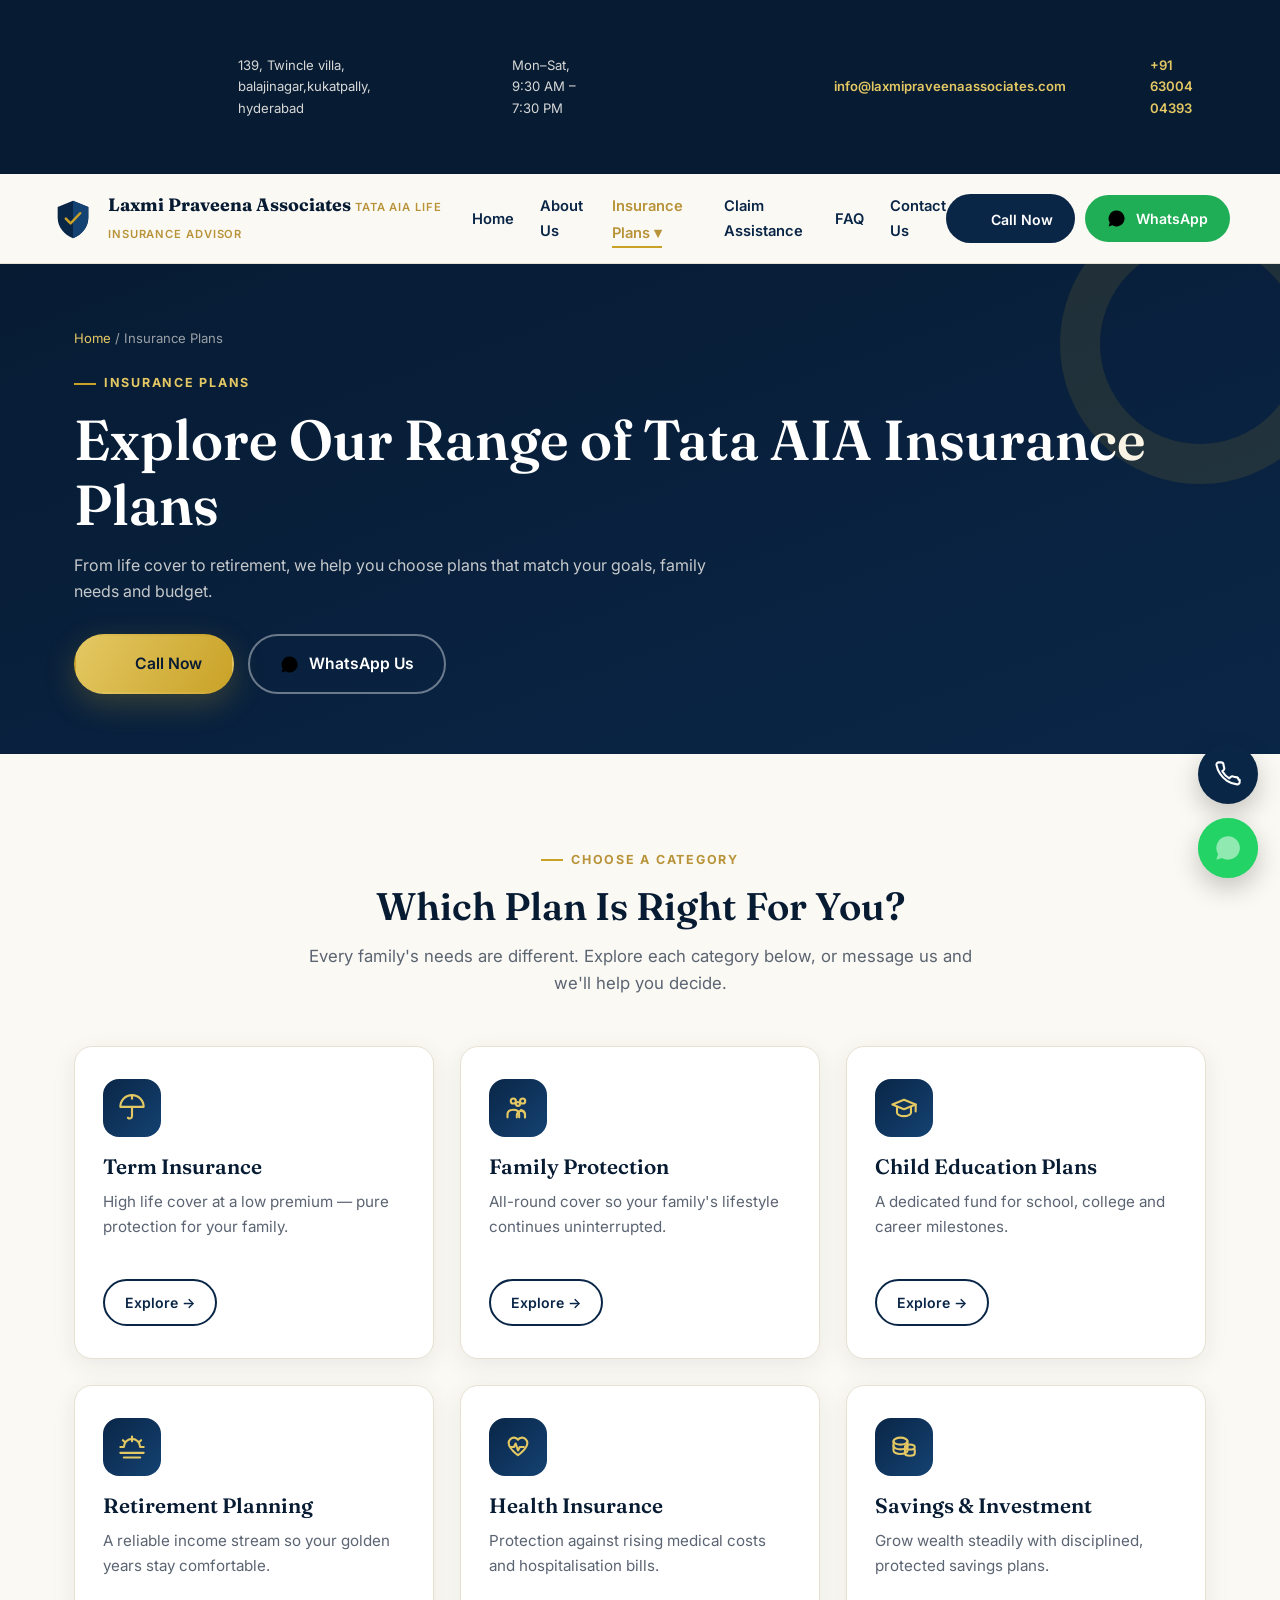
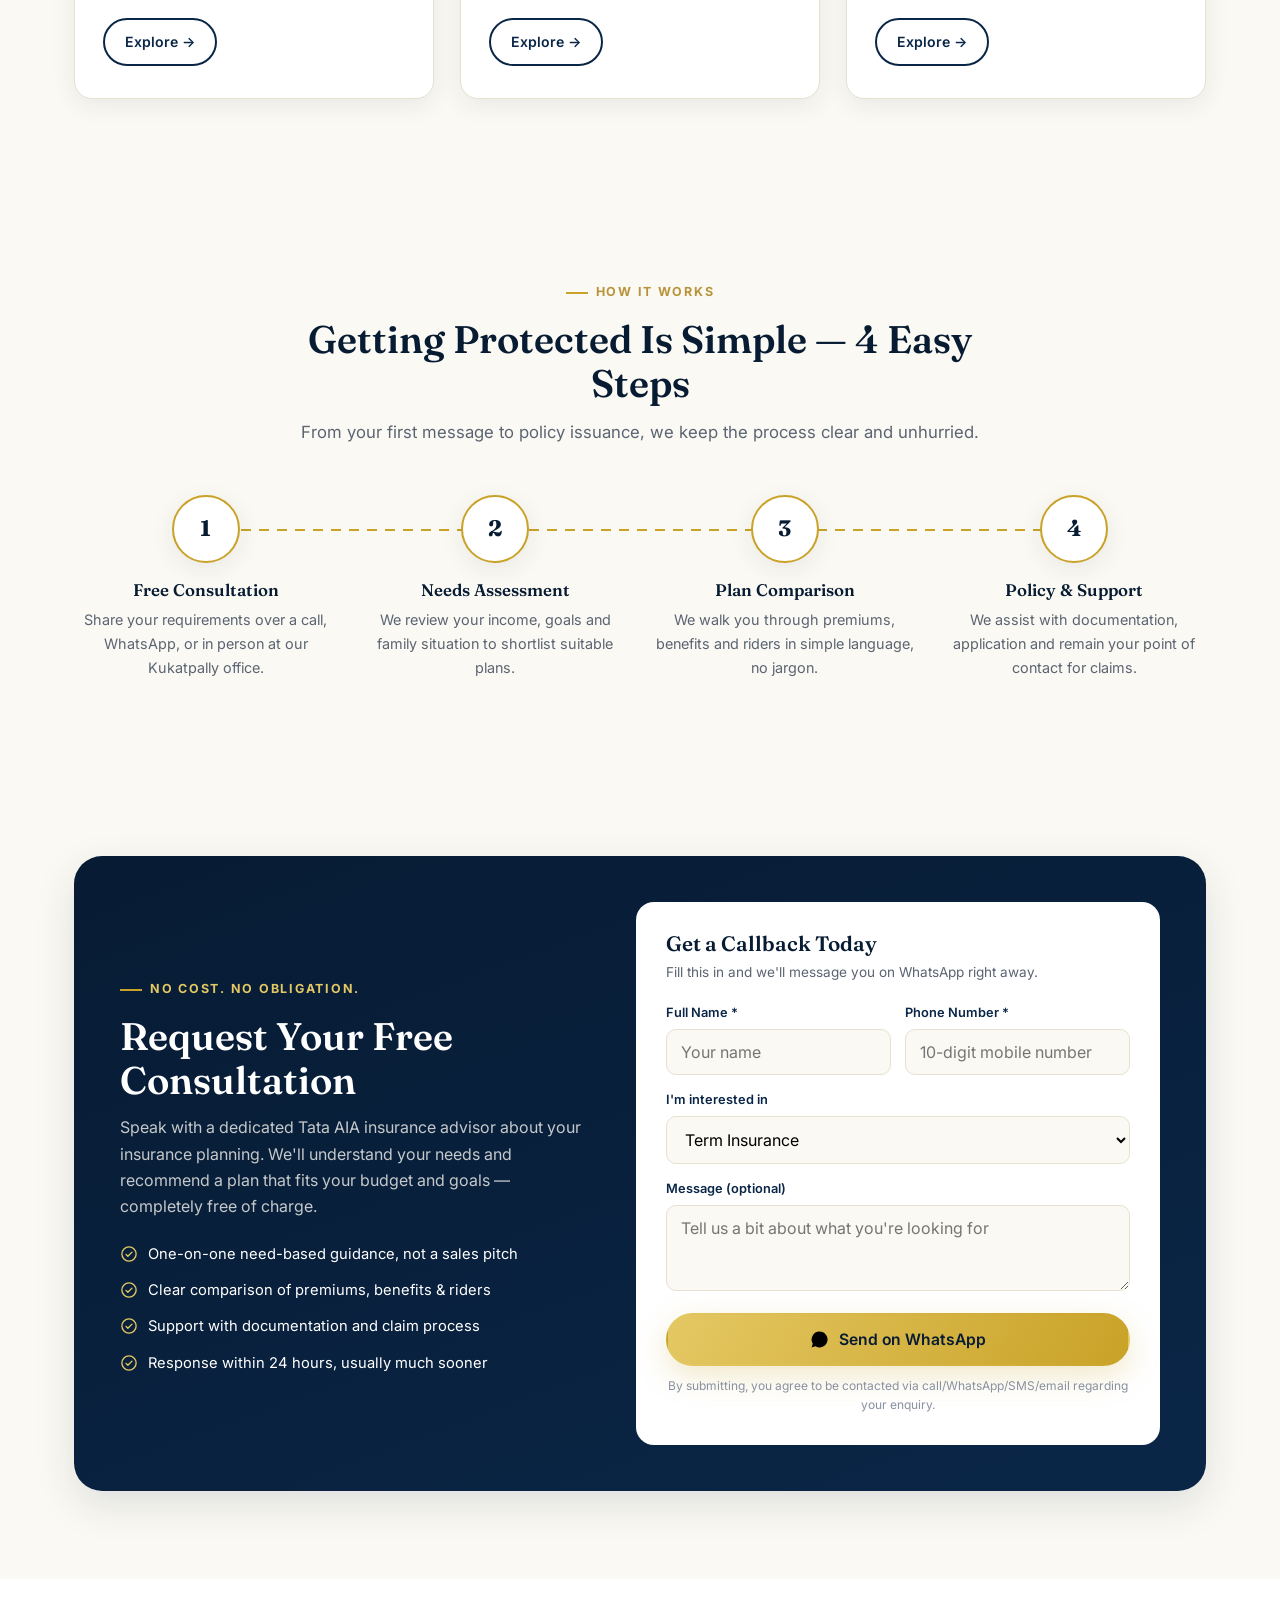
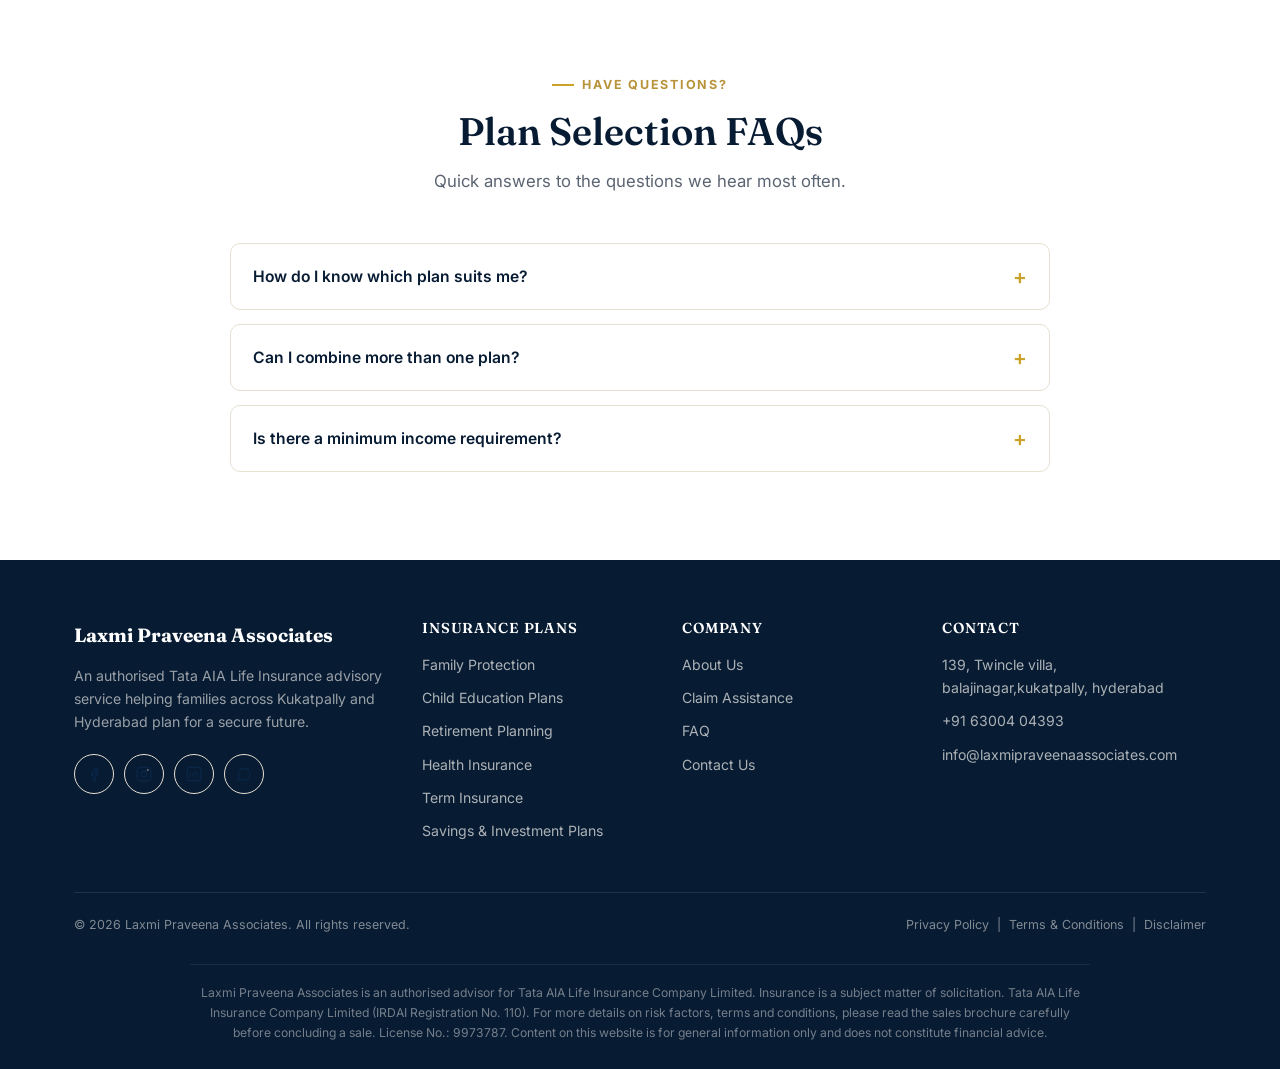
<file: insurance-plans.html>
<!DOCTYPE html>
<html lang="en">
<head>
<meta charset="UTF-8">
<meta name="viewport" content="width=device-width, initial-scale=1.0">
<title>Insurance Plans | Tata AIA Life Insurance Kukatpally | Laxmi Praveena Associates</title>
<meta name="description" content="Explore Tata AIA insurance plans in Hyderabad — term insurance, family protection, child education, retirement, health cover and savings plans. Free consultation available.">
<meta name="keywords" content="Tata AIA Insurance Kukatpally, Term Insurance Hyderabad, Child Plan Hyderabad, Retirement Planning Hyderabad">
<meta name="robots" content="index, follow">
<link rel="canonical" href="https://www.laxmipraveenaassociates.com/insurance-plans.html">
<meta name="author" content="Laxmi Praveena Associates">
<meta name="geo.region" content="IN-TG">
<meta name="geo.placename" content="Kukatpally, Hyderabad">

<!-- Open Graph -->
<meta property="og:type" content="website">
<meta property="og:title" content="Insurance Plans | Tata AIA Life Insurance Kukatpally | Laxmi Praveena Associates">
<meta property="og:description" content="Explore Tata AIA insurance plans in Hyderabad — term insurance, family protection, child education, retirement, health cover and savings plans. Free consultation available.">
<meta property="og:url" content="https://www.laxmipraveenaassociates.com/insurance-plans.html">
<meta property="og:site_name" content="Laxmi Praveena Associates">
<meta property="og:image" content="https://www.laxmipraveenaassociates.com/images/og-cover.jpg">
<meta property="og:locale" content="en_IN">

<!-- Twitter -->
<meta name="twitter:card" content="summary_large_image">
<meta name="twitter:title" content="Insurance Plans | Tata AIA Life Insurance Kukatpally | Laxmi Praveena Associates">
<meta name="twitter:description" content="Explore Tata AIA insurance plans in Hyderabad — term insurance, family protection, child education, retirement, health cover and savings plans. Free consultation available.">

<link rel="icon" type="image/svg+xml" href="images/favicon.svg">
<link rel="preconnect" href="https://fonts.googleapis.com">
<link rel="preconnect" href="https://fonts.gstatic.com" crossorigin>
<link href="https://fonts.googleapis.com/css2?family=Fraunces:wght@500;600;700&family=Inter:wght@400;500;600;700;800&display=swap" rel="stylesheet">
<link rel="stylesheet" href="css/style.css">

</head>
<body>
<div class="topbar">
    <div class="container">
      <div class="topbar-links">
        <span><svg viewBox="0 0 24 24" fill="none" stroke-width="1.8" stroke-linecap="round" stroke-linejoin="round"><path d="M21 10c0 6-9 12-9 12s-9-6-9-12a9 9 0 0118 0z"/><circle cx="12" cy="10" r="3"/></svg> 139, Twincle villa, balajinagar,kukatpally, hyderabad</span>
        <span><svg viewBox="0 0 24 24" fill="none" stroke-width="1.8" stroke-linecap="round" stroke-linejoin="round"><circle cx="12" cy="12" r="9"/><path d="M12 7v5l3 3"/></svg> Mon–Sat, 9:30 AM – 7:30 PM</span>
      </div>
      <div class="topbar-links">
        <span><svg viewBox="0 0 24 24" fill="none" stroke-width="1.8" stroke-linecap="round" stroke-linejoin="round"><rect x="2" y="4" width="20" height="16" rx="2"/><path d="M2 6l10 7 10-7"/></svg> <a href="mailto:info@laxmipraveenaassociates.com">info@laxmipraveenaassociates.com</a></span>
        <span><svg viewBox="0 0 24 24" fill="none" stroke-width="1.8" stroke-linecap="round" stroke-linejoin="round"><path d="M22 16.9v2a2 2 0 01-2.2 2 19.8 19.8 0 01-8.6-3.1 19.5 19.5 0 01-6-6A19.8 19.8 0 012.1 4.2 2 2 0 014.1 2h2a2 2 0 012 1.7c.1.9.3 1.8.6 2.7a2 2 0 01-.4 2.1L7.1 9.7a16 16 0 006 6l1.2-1.2a2 2 0 012.1-.4c.9.3 1.8.5 2.7.6a2 2 0 011.9 2.2z"/></svg> <a href="tel:+919000000000">+91 63004 04393</a></span>
      </div>
    </div>
  </div>

  <header class="site-header">
    <div class="container nav-wrap">
      <a href="index.html" class="brand">
        <svg class="brand-mark" viewBox="0 0 48 48" fill="none">
          <path d="M24 5l16 6.5v11C40 33 33 40.5 24 44 15 40.5 8 33 8 22.5v-11L24 5z" fill="#0A2647"/>
          <path d="M24 5l16 6.5v11C40 33 33 40.5 24 44" fill="#144272"/>
          <path d="M16.5 23.5l5 5 10-10.5" stroke="#C9A227" stroke-width="2.6" stroke-linecap="round" stroke-linejoin="round" fill="none"/>
        </svg>
        <span class="brand-text">
          <span class="name">Laxmi Praveena Associates</span>
          <span class="tag">Tata AIA Life Insurance Advisor</span>
        </span>
      </a>

      <nav class="main-nav">
        <a href="index.html" class="">Home</a>
            <a href="about.html" class="">About Us</a>
            <div class="has-dropdown">
              <a href="insurance-plans.html" class="active">Insurance Plans ▾</a>
              <div class="dropdown">
                <a href="family-protection.html">Family Protection</a>
<a href="child-education-plans.html">Child Education Plans</a>
<a href="retirement-planning.html">Retirement Planning</a>
<a href="health-insurance.html">Health Insurance</a>
<a href="term-insurance.html">Term Insurance</a>
<a href="savings-investment-plans.html">Savings & Investment Plans</a>
              </div>
            </div>
            <a href="claim-assistance.html" class="">Claim Assistance</a>
            <a href="faq.html" class="">FAQ</a>
            <a href="contact.html" class="">Contact Us</a>
      </nav>

      <div class="nav-actions">
        <a href="tel:+919000000000" class="btn btn-navy btn-sm"><span class="btn-text"><svg viewBox="0 0 24 24" fill="none" stroke-width="1.8" stroke-linecap="round" stroke-linejoin="round"><path d="M22 16.9v2a2 2 0 01-2.2 2 19.8 19.8 0 01-8.6-3.1 19.5 19.5 0 01-6-6A19.8 19.8 0 012.1 4.2 2 2 0 014.1 2h2a2 2 0 012 1.7c.1.9.3 1.8.6 2.7a2 2 0 01-.4 2.1L7.1 9.7a16 16 0 006 6l1.2-1.2a2 2 0 012.1-.4c.9.3 1.8.5 2.7.6a2 2 0 011.9 2.2z"/></svg> Call Now</span></a>
        <a data-whatsapp-link="Hello! I would like to know more about Tata AIA Life Insurance plans." target="_blank" rel="noopener" class="btn btn-whatsapp btn-sm"><svg viewBox="0 0 24 24"><path d="M17.5 14.4c-.3-.1-1.6-.8-1.9-.9-.2-.1-.4-.1-.6.1-.2.3-.7.9-.8 1-.2.2-.3.2-.5.1-.3-.1-1.2-.4-2.2-1.4-.8-.7-1.4-1.6-1.5-1.9-.2-.3 0-.4.1-.6l.4-.5c.1-.2.2-.3.2-.5.1-.2 0-.4 0-.5L10 7.8c-.2-.4-.4-.4-.6-.4h-.5c-.2 0-.5.1-.7.3-.3.3-1 1-1 2.4s1 2.8 1.2 3c.1.2 2 3 4.8 4.3.7.3 1.2.4 1.6.6.7.2 1.3.2 1.8.1.5-.1 1.6-.7 1.9-1.3.2-.6.2-1.1.2-1.2-.1-.2-.3-.2-.6-.4z"/><path d="M12 2a10 10 0 00-8.5 15.2L2 22l4.9-1.5A10 10 0 1012 2z"/></svg> <span class="btn-text">WhatsApp</span></a>
        <button class="menu-toggle" aria-label="Open menu"><span></span><span></span><span></span></button>
      </div>
    </div>
  </header>
<section class="page-hero">
    <div class="container">
      <div class="breadcrumb"><a href="index.html">Home</a> / Insurance Plans</div>
      <span class="eyebrow">Insurance Plans</span>
      <h1>Explore Our Range of Tata AIA Insurance Plans</h1>
      <p>From life cover to retirement, we help you choose plans that match your goals, family needs and budget.</p>
      <div class="cta-row">
        <a href="tel:+919000000000" class="btn btn-gold"><svg viewBox="0 0 24 24" fill="none" stroke-width="1.8" stroke-linecap="round" stroke-linejoin="round"><path d="M22 16.9v2a2 2 0 01-2.2 2 19.8 19.8 0 01-8.6-3.1 19.5 19.5 0 01-6-6A19.8 19.8 0 012.1 4.2 2 2 0 014.1 2h2a2 2 0 012 1.7c.1.9.3 1.8.6 2.7a2 2 0 01-.4 2.1L7.1 9.7a16 16 0 006 6l1.2-1.2a2 2 0 012.1-.4c.9.3 1.8.5 2.7.6a2 2 0 011.9 2.2z"/></svg> Call Now</a>
        <a data-whatsapp-link="Hello! I would like to enquire about Explore Our Range of Tata AIA Insurance Plans." target="_blank" rel="noopener" class="btn btn-outline"><svg viewBox="0 0 24 24"><path d="M17.5 14.4c-.3-.1-1.6-.8-1.9-.9-.2-.1-.4-.1-.6.1-.2.3-.7.9-.8 1-.2.2-.3.2-.5.1-.3-.1-1.2-.4-2.2-1.4-.8-.7-1.4-1.6-1.5-1.9-.2-.3 0-.4.1-.6l.4-.5c.1-.2.2-.3.2-.5.1-.2 0-.4 0-.5L10 7.8c-.2-.4-.4-.4-.6-.4h-.5c-.2 0-.5.1-.7.3-.3.3-1 1-1 2.4s1 2.8 1.2 3c.1.2 2 3 4.8 4.3.7.3 1.2.4 1.6.6.7.2 1.3.2 1.8.1.5-.1 1.6-.7 1.9-1.3.2-.6.2-1.1.2-1.2-.1-.2-.3-.2-.6-.4z"/><path d="M12 2a10 10 0 00-8.5 15.2L2 22l4.9-1.5A10 10 0 1012 2z"/></svg> WhatsApp Us</a>
      </div>
    </div>
  </section>

<section class="section">
    <div class="container">
      <div class="section-head center reveal">
        <span class="eyebrow">Choose a Category</span>
        <h2>Which Plan Is Right For You?</h2>
        <p>Every family's needs are different. Explore each category below, or message us and we'll help you decide.</p>
      </div>
      <div class="grid-3">
        <div class="card reveal"><div class="icon-wrap"><svg viewBox="0 0 24 24" fill="none" stroke-width="1.8" stroke-linecap="round" stroke-linejoin="round"><path d="M2 11a10 10 0 0120 0z"/><path d="M12 11v8a2 2 0 01-3.5 1.3"/><path d="M12 2v2"/></svg></div><h3>Term Insurance</h3><p>High life cover at a low premium — pure protection for your family.</p><a href="term-insurance.html" class="btn btn-outline-navy btn-sm mt-40">Explore →</a></div>
        <div class="card reveal"><div class="icon-wrap"><svg viewBox="0 0 24 24" fill="none" stroke-width="1.8" stroke-linecap="round" stroke-linejoin="round"><circle cx="8" cy="6" r="2.2"/><circle cx="16" cy="6" r="2.2"/><circle cx="12" cy="8.5" r="1.7"/><path d="M3 20v-2.5C3 15 5 13.5 8 13.5s5 1.5 5 4V20"/><path d="M11 20v-2c0-2 1.6-3.4 3.5-3.4S18 16 18 18v2"/><path d="M14.5 13.7c1.7.3 3.5 1.6 3.5 3.8V20"/></svg></div><h3>Family Protection</h3><p>All-round cover so your family's lifestyle continues uninterrupted.</p><a href="family-protection.html" class="btn btn-outline-navy btn-sm mt-40">Explore →</a></div>
        <div class="card reveal"><div class="icon-wrap"><svg viewBox="0 0 24 24" fill="none" stroke-width="1.8" stroke-linecap="round" stroke-linejoin="round"><path d="M2 9l10-4 10 4-10 4-10-4z"/><path d="M6 11v5c0 1.5 2.7 3 6 3s6-1.5 6-3v-5"/><path d="M22 9v6"/></svg></div><h3>Child Education Plans</h3><p>A dedicated fund for school, college and career milestones.</p><a href="child-education-plans.html" class="btn btn-outline-navy btn-sm mt-40">Explore →</a></div>
        <div class="card reveal"><div class="icon-wrap"><svg viewBox="0 0 24 24" fill="none" stroke-width="1.8" stroke-linecap="round" stroke-linejoin="round"><path d="M12 3v4"/><path d="M5 12a7 7 0 0114 0"/><path d="M2 12h2M20 12h2M4.2 6.2l1.4 1.4M18.4 7.6l1.4-1.4"/><path d="M2 17h20"/><path d="M5 21h14"/></svg></div><h3>Retirement Planning</h3><p>A reliable income stream so your golden years stay comfortable.</p><a href="retirement-planning.html" class="btn btn-outline-navy btn-sm mt-40">Explore →</a></div>
        <div class="card reveal"><div class="icon-wrap"><svg viewBox="0 0 24 24" fill="none" stroke-width="1.8" stroke-linecap="round" stroke-linejoin="round"><path d="M20 8.6c0-2.6-2.1-4.6-4.6-4.6-1.5 0-2.8.7-3.4 1.8-.6-1.1-1.9-1.8-3.4-1.8C6.1 4 4 6 4 8.6 4 13.5 12 19 12 19s8-5.5 8-10.4z"/><path d="M6 12h2.5l1.5-3 2 6 1.5-3H17"/></svg></div><h3>Health Insurance</h3><p>Protection against rising medical costs and hospitalisation bills.</p><a href="health-insurance.html" class="btn btn-outline-navy btn-sm mt-40">Explore →</a></div>
        <div class="card reveal"><div class="icon-wrap"><svg viewBox="0 0 24 24" fill="none" stroke-width="1.8" stroke-linecap="round" stroke-linejoin="round"><ellipse cx="9" cy="7" rx="6" ry="3"/><path d="M3 7v4c0 1.7 2.7 3 6 3s6-1.3 6-3V7"/><path d="M3 11v4c0 1.7 2.7 3 6 3s6-1.3 6-3v-4"/><ellipse cx="17" cy="12" rx="4.2" ry="2.2"/><path d="M12.8 14.2v3.2c0 1.2 1.9 2.1 4.2 2.1s4.2-.9 4.2-2.1v-3.2"/></svg></div><h3>Savings &amp; Investment</h3><p>Grow wealth steadily with disciplined, protected savings plans.</p><a href="savings-investment-plans.html" class="btn btn-outline-navy btn-sm mt-40">Explore →</a></div>
      </div>
    </div>
  </section>

<section class="section" id="process">
    <div class="container">
      <div class="section-head center reveal">
        <span class="eyebrow">How It Works</span>
        <h2>Getting Protected Is Simple — 4 Easy Steps</h2>
        <p>From your first message to policy issuance, we keep the process clear and unhurried.</p>
      </div>
      <div class="process-track">
        <div class="step reveal">
          <div class="step-num">1</div>
          <h3>Free Consultation</h3>
          <p>Share your requirements over a call, WhatsApp, or in person at our Kukatpally office.</p>
        </div>
<div class="step reveal">
          <div class="step-num">2</div>
          <h3>Needs Assessment</h3>
          <p>We review your income, goals and family situation to shortlist suitable plans.</p>
        </div>
<div class="step reveal">
          <div class="step-num">3</div>
          <h3>Plan Comparison</h3>
          <p>We walk you through premiums, benefits and riders in simple language, no jargon.</p>
        </div>
<div class="step reveal">
          <div class="step-num">4</div>
          <h3>Policy & Support</h3>
          <p>We assist with documentation, application and remain your point of contact for claims.</p>
        </div>
      </div>
    </div>
  </section>
<section class="section" id="free-consultation">
    <div class="container">
      <div class="consult-panel reveal">
        <div class="consult-copy">
          <span class="eyebrow">No Cost. No Obligation.</span>
          <h2>Request Your Free Consultation</h2>
          <p>Speak with a dedicated Tata AIA insurance advisor about your insurance planning. We'll understand your needs and recommend a plan that fits your budget and goals — completely free of charge.</p>
          <ul class="consult-points">
            <li><svg viewBox="0 0 24 24" fill="none" stroke-width="1.8" stroke-linecap="round" stroke-linejoin="round"><circle cx="12" cy="12" r="9.5"/><path d="M8 12.5l2.5 2.5L16 9.5"/></svg> One-on-one need-based guidance, not a sales pitch</li>
            <li><svg viewBox="0 0 24 24" fill="none" stroke-width="1.8" stroke-linecap="round" stroke-linejoin="round"><circle cx="12" cy="12" r="9.5"/><path d="M8 12.5l2.5 2.5L16 9.5"/></svg> Clear comparison of premiums, benefits &amp; riders</li>
            <li><svg viewBox="0 0 24 24" fill="none" stroke-width="1.8" stroke-linecap="round" stroke-linejoin="round"><circle cx="12" cy="12" r="9.5"/><path d="M8 12.5l2.5 2.5L16 9.5"/></svg> Support with documentation and claim process</li>
            <li><svg viewBox="0 0 24 24" fill="none" stroke-width="1.8" stroke-linecap="round" stroke-linejoin="round"><circle cx="12" cy="12" r="9.5"/><path d="M8 12.5l2.5 2.5L16 9.5"/></svg> Response within 24 hours, usually much sooner</li>
          </ul>
        </div>
        <div>
          <form class="lead-form" novalidate>
            <div class="form-success">Thank you! Click "Send on WhatsApp" below and hit send in WhatsApp to reach us instantly.</div>
            <h3>Get a Callback Today</h3>
            <p class="form-sub">Fill this in and we'll message you on WhatsApp right away.</p>
            <div class="form-row">
              <div class="form-group">
                <label for="fname">Full Name *</label>
                <input type="text" id="fname" name="name" placeholder="Your name" required>
              </div>
              <div class="form-group">
                <label for="fphone">Phone Number *</label>
                <input type="tel" id="fphone" name="phone" placeholder="10-digit mobile number" required>
              </div>
            </div>
            <div class="form-group">
              <label for="finterest">I'm interested in</label>
              <select id="finterest" name="interest">
                <option>Term Insurance</option>
                <option>Family Protection Plan</option>
                <option>Child Education Plan</option>
                <option>Retirement Planning</option>
                <option>Health Insurance</option>
                <option>Savings &amp; Investment Plan</option>
                <option>Claim Assistance</option>
                <option>Not sure — please guide me</option>
              </select>
            </div>
            <div class="form-group">
              <label for="fmsg">Message (optional)</label>
              <textarea id="fmsg" name="message" rows="3" placeholder="Tell us a bit about what you're looking for"></textarea>
            </div>
            <button type="submit" class="btn btn-gold btn-block"><svg viewBox="0 0 24 24"><path d="M17.5 14.4c-.3-.1-1.6-.8-1.9-.9-.2-.1-.4-.1-.6.1-.2.3-.7.9-.8 1-.2.2-.3.2-.5.1-.3-.1-1.2-.4-2.2-1.4-.8-.7-1.4-1.6-1.5-1.9-.2-.3 0-.4.1-.6l.4-.5c.1-.2.2-.3.2-.5.1-.2 0-.4 0-.5L10 7.8c-.2-.4-.4-.4-.6-.4h-.5c-.2 0-.5.1-.7.3-.3.3-1 1-1 2.4s1 2.8 1.2 3c.1.2 2 3 4.8 4.3.7.3 1.2.4 1.6.6.7.2 1.3.2 1.8.1.5-.1 1.6-.7 1.9-1.3.2-.6.2-1.1.2-1.2-.1-.2-.3-.2-.6-.4z"/><path d="M12 2a10 10 0 00-8.5 15.2L2 22l4.9-1.5A10 10 0 1012 2z"/></svg> Send on WhatsApp</button>
            <p class="form-note">By submitting, you agree to be contacted via call/WhatsApp/SMS/email regarding your enquiry.</p>
          </form>
        </div>
      </div>
    </div>
  </section>
<section class="section section-alt" id="faq">
    <div class="container">
      <div class="section-head center reveal">
        <span class="eyebrow">Have Questions?</span>
        <h2>Plan Selection FAQs</h2>
        <p>Quick answers to the questions we hear most often.</p>
      </div>
      <div class="faq-list content-block reveal">
        <div class="faq-item">
          <button class="faq-q"><span>How do I know which plan suits me?</span><span class="plus">+</span></button>
          <div class="faq-a"><p>Share your age, dependents, income and goals with us — over a call or WhatsApp — and we'll shortlist 2-3 suitable options with a clear comparison.</p></div>
        </div>
<div class="faq-item">
          <button class="faq-q"><span>Can I combine more than one plan?</span><span class="plus">+</span></button>
          <div class="faq-a"><p>Yes, many customers combine a term plan for pure protection with a health plan and a savings or child education plan for goal-based savings.</p></div>
        </div>
<div class="faq-item">
          <button class="faq-q"><span>Is there a minimum income requirement?</span><span class="plus">+</span></button>
          <div class="faq-a"><p>Plans are available across a wide range of budgets. We'll help you find one that fits comfortably within your monthly budget.</p></div>
        </div>
      </div>
    </div>
  </section>

<footer class="site-footer">
    <div class="container">
      <div class="footer-grid">
        <div class="footer-brand">
          <span class="name">Laxmi Praveena Associates</span>
          <p>An authorised Tata AIA Life Insurance advisory service helping families across Kukatpally and Hyderabad plan for a secure future.</p>
          <div class="social-row">
            <a href="https://www.facebook.com/" target="_blank" rel="noopener" aria-label="Facebook"><svg viewBox="0 0 24 24" fill="none" stroke-width="1.8"><path d="M15 8.5h2V5h-2c-2.2 0-4 1.8-4 4v2H9v3h2v7h3v-7h2.2l.8-3H14V9c0-.3.2-.5.5-.5z"/></svg></a>
            <a href="https://www.instagram.com/" target="_blank" rel="noopener" aria-label="Instagram"><svg viewBox="0 0 24 24" fill="none" stroke-width="1.8"><rect x="3" y="3" width="18" height="18" rx="5"/><circle cx="12" cy="12" r="3.7"/><circle cx="17.2" cy="6.8" r="1" fill="currentColor" stroke="none"/></svg></a>
            <a href="https://www.linkedin.com/" target="_blank" rel="noopener" aria-label="LinkedIn"><svg viewBox="0 0 24 24" fill="none" stroke-width="1.8"><rect x="3" y="3" width="18" height="18" rx="3"/><path d="M7 10v7M7 7.2v.1M11 17v-4.5c0-1.4 1-2.5 2.5-2.5s2.5 1.1 2.5 2.5V17"/></svg></a>
            <a data-whatsapp-link="Hello! I found you on your website." target="_blank" rel="noopener" aria-label="WhatsApp"><svg viewBox="0 0 24 24" fill="none" stroke-width="1.8"><path d="M4 20l1.4-4.2A7.8 7.8 0 1110 19.5L4 20z"/></svg></a>
          </div>
        </div>
        <div class="footer-col">
          <h4>Insurance Plans</h4>
          <a href="family-protection.html">Family Protection</a>
<a href="child-education-plans.html">Child Education Plans</a>
<a href="retirement-planning.html">Retirement Planning</a>
<a href="health-insurance.html">Health Insurance</a>
<a href="term-insurance.html">Term Insurance</a>
<a href="savings-investment-plans.html">Savings & Investment Plans</a>
        </div>
        <div class="footer-col">
          <h4>Company</h4>
          <a href="about.html">About Us</a>
          <a href="claim-assistance.html">Claim Assistance</a>
          <a href="faq.html">FAQ</a>
          <a href="contact.html">Contact Us</a>
        </div>
        <div class="footer-col">
          <h4>Contact</h4>
          <span>139, Twincle villa, balajinagar,kukatpally, hyderabad</span>
          <a href="tel:+919000000000">+91 63004 04393</a>
          <a href="mailto:info@laxmipraveenaassociates.com">info@laxmipraveenaassociates.com</a>
        </div>
      </div>
      <div class="footer-bottom">
        <span>© <span id="year"></span> Laxmi Praveena Associates. All rights reserved.</span>
        <div>
          <a href="privacy-policy.html">Privacy Policy</a> &nbsp;|&nbsp;
          <a href="terms-conditions.html">Terms &amp; Conditions</a> &nbsp;|&nbsp;
          <a href="disclaimer.html">Disclaimer</a>
        </div>
      </div>
      <p class="irdai-note">Laxmi Praveena Associates is an authorised advisor for Tata AIA Life Insurance Company Limited. Insurance is a subject matter of solicitation. Tata AIA Life Insurance Company Limited (IRDAI Registration No. 110). For more details on risk factors, terms and conditions, please read the sales brochure carefully before concluding a sale. License No.: 9973787. Content on this website is for general information only and does not constitute financial advice.</p>
    </div>
  </footer>
  <script>document.getElementById('year').textContent = new Date().getFullYear();</script>
<div class="floating-actions">
    <a href="tel:+919000000000" class="fab fab-call" aria-label="Call Now" title="Call Now"><svg viewBox="0 0 24 24" fill="none" stroke-width="1.8" stroke-linecap="round" stroke-linejoin="round"><path d="M22 16.9v2a2 2 0 01-2.2 2 19.8 19.8 0 01-8.6-3.1 19.5 19.5 0 01-6-6A19.8 19.8 0 012.1 4.2 2 2 0 014.1 2h2a2 2 0 012 1.7c.1.9.3 1.8.6 2.7a2 2 0 01-.4 2.1L7.1 9.7a16 16 0 006 6l1.2-1.2a2 2 0 012.1-.4c.9.3 1.8.5 2.7.6a2 2 0 011.9 2.2z"/></svg></a>
    <a data-whatsapp-link="Hello! I would like a free consultation about Tata AIA Life Insurance plans." target="_blank" rel="noopener" class="fab fab-whatsapp fab-pulse" aria-label="Chat on WhatsApp" title="WhatsApp Us"><svg viewBox="0 0 24 24"><path d="M17.5 14.4c-.3-.1-1.6-.8-1.9-.9-.2-.1-.4-.1-.6.1-.2.3-.7.9-.8 1-.2.2-.3.2-.5.1-.3-.1-1.2-.4-2.2-1.4-.8-.7-1.4-1.6-1.5-1.9-.2-.3 0-.4.1-.6l.4-.5c.1-.2.2-.3.2-.5.1-.2 0-.4 0-.5L10 7.8c-.2-.4-.4-.4-.6-.4h-.5c-.2 0-.5.1-.7.3-.3.3-1 1-1 2.4s1 2.8 1.2 3c.1.2 2 3 4.8 4.3.7.3 1.2.4 1.6.6.7.2 1.3.2 1.8.1.5-.1 1.6-.7 1.9-1.3.2-.6.2-1.1.2-1.2-.1-.2-.3-.2-.6-.4z"/><path d="M12 2a10 10 0 00-8.5 15.2L2 22l4.9-1.5A10 10 0 1012 2z"/></svg></a>
  </div>
<script src="js/script.js"></script>
</body>
</html>
</file>
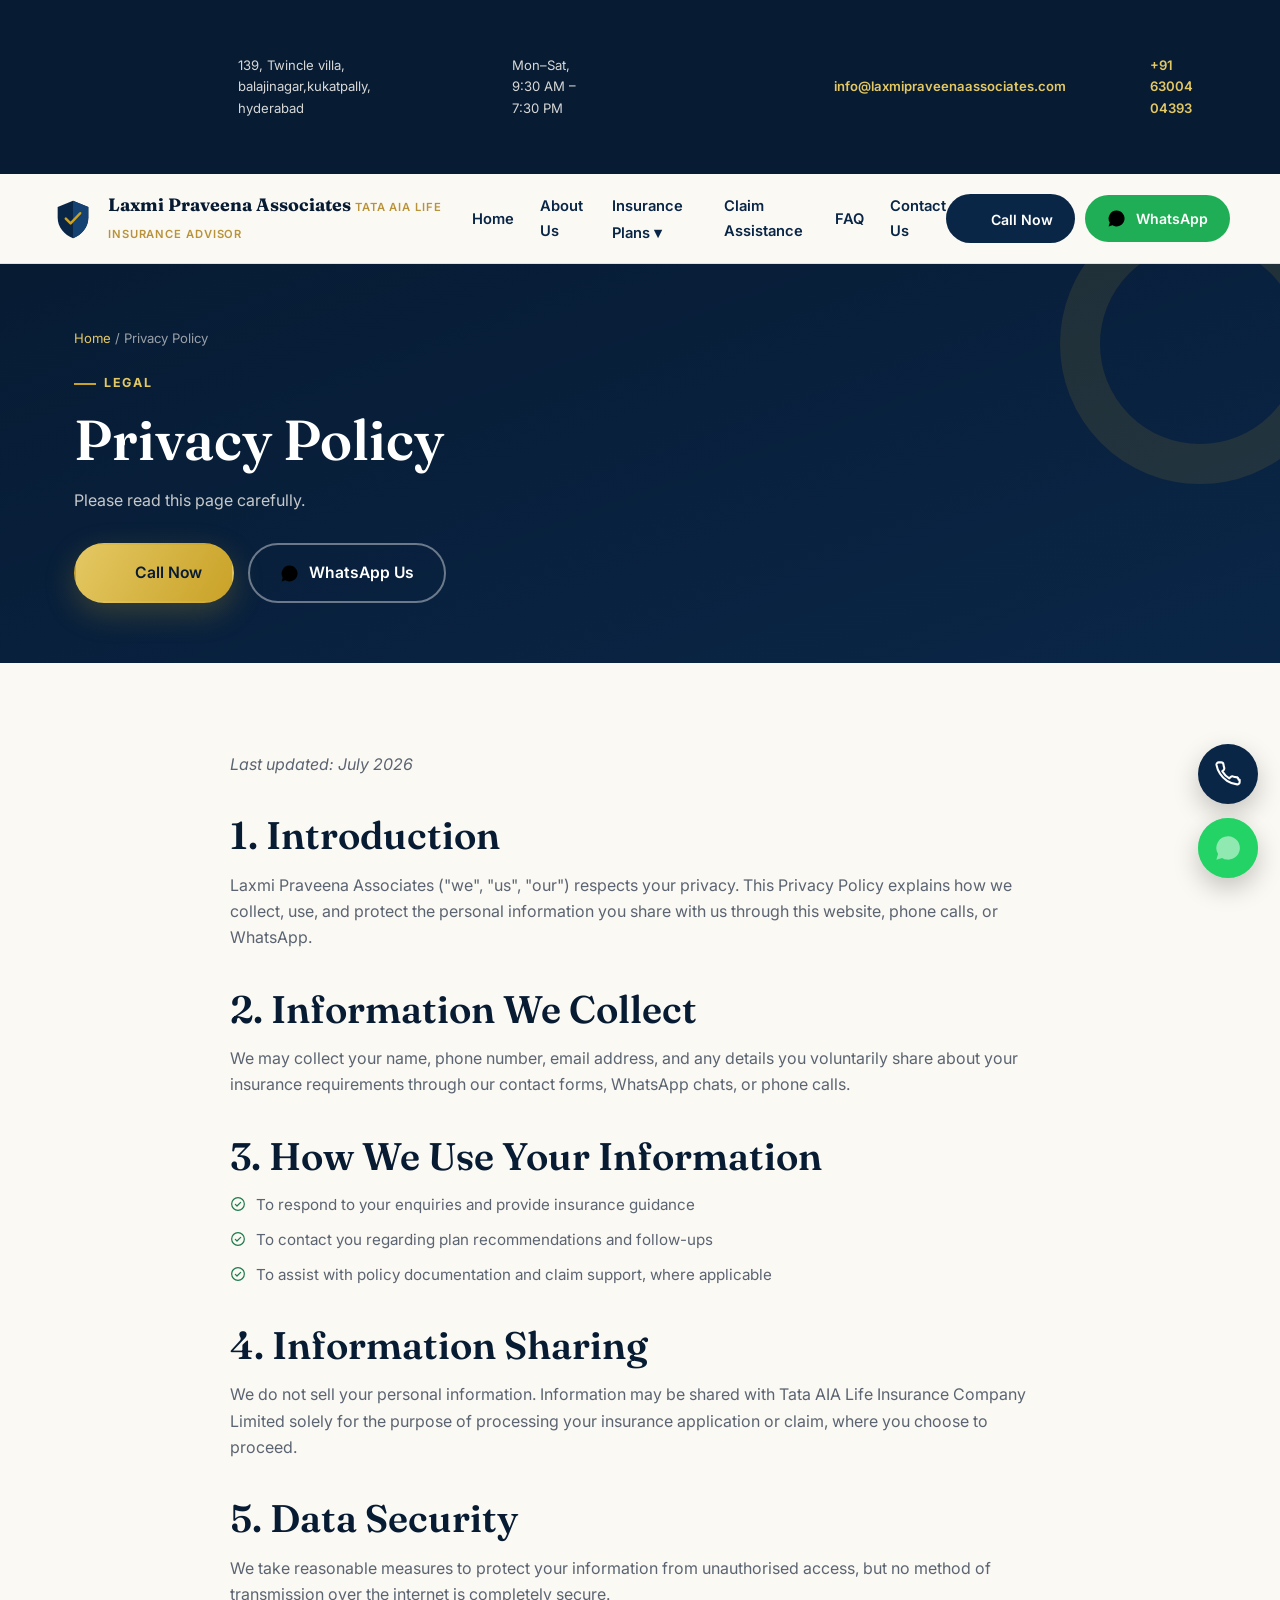
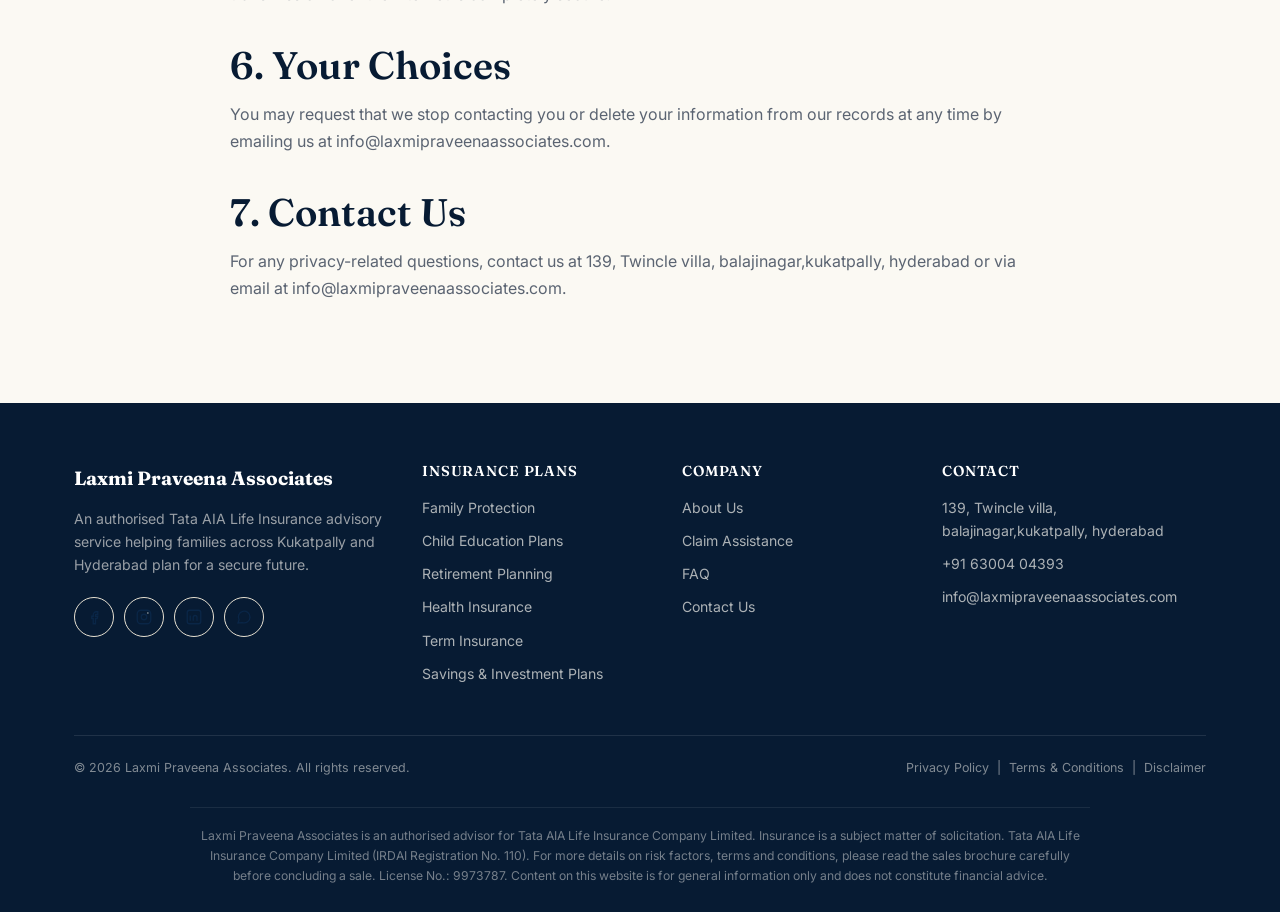
<file: privacy-policy.html>
<!DOCTYPE html>
<html lang="en">
<head>
<meta charset="UTF-8">
<meta name="viewport" content="width=device-width, initial-scale=1.0">
<title>Privacy Policy | Laxmi Praveena Associates</title>
<meta name="description" content="Privacy Policy for Laxmi Praveena Associates, Tata AIA Life Insurance advisor in Kukatpally, Hyderabad.">
<meta name="keywords" content="Laxmi Praveena Associates">
<meta name="robots" content="index, follow">
<link rel="canonical" href="https://www.laxmipraveenaassociates.com/privacy-policy.html">
<meta name="author" content="Laxmi Praveena Associates">
<meta name="geo.region" content="IN-TG">
<meta name="geo.placename" content="Kukatpally, Hyderabad">

<!-- Open Graph -->
<meta property="og:type" content="website">
<meta property="og:title" content="Privacy Policy | Laxmi Praveena Associates">
<meta property="og:description" content="Privacy Policy for Laxmi Praveena Associates, Tata AIA Life Insurance advisor in Kukatpally, Hyderabad.">
<meta property="og:url" content="https://www.laxmipraveenaassociates.com/privacy-policy.html">
<meta property="og:site_name" content="Laxmi Praveena Associates">
<meta property="og:image" content="https://www.laxmipraveenaassociates.com/images/og-cover.jpg">
<meta property="og:locale" content="en_IN">

<!-- Twitter -->
<meta name="twitter:card" content="summary_large_image">
<meta name="twitter:title" content="Privacy Policy | Laxmi Praveena Associates">
<meta name="twitter:description" content="Privacy Policy for Laxmi Praveena Associates, Tata AIA Life Insurance advisor in Kukatpally, Hyderabad.">

<link rel="icon" type="image/svg+xml" href="images/favicon.svg">
<link rel="preconnect" href="https://fonts.googleapis.com">
<link rel="preconnect" href="https://fonts.gstatic.com" crossorigin>
<link href="https://fonts.googleapis.com/css2?family=Fraunces:wght@500;600;700&family=Inter:wght@400;500;600;700;800&display=swap" rel="stylesheet">
<link rel="stylesheet" href="css/style.css">

</head>
<body>
<div class="topbar">
    <div class="container">
      <div class="topbar-links">
        <span><svg viewBox="0 0 24 24" fill="none" stroke-width="1.8" stroke-linecap="round" stroke-linejoin="round"><path d="M21 10c0 6-9 12-9 12s-9-6-9-12a9 9 0 0118 0z"/><circle cx="12" cy="10" r="3"/></svg> 139, Twincle villa, balajinagar,kukatpally, hyderabad</span>
        <span><svg viewBox="0 0 24 24" fill="none" stroke-width="1.8" stroke-linecap="round" stroke-linejoin="round"><circle cx="12" cy="12" r="9"/><path d="M12 7v5l3 3"/></svg> Mon–Sat, 9:30 AM – 7:30 PM</span>
      </div>
      <div class="topbar-links">
        <span><svg viewBox="0 0 24 24" fill="none" stroke-width="1.8" stroke-linecap="round" stroke-linejoin="round"><rect x="2" y="4" width="20" height="16" rx="2"/><path d="M2 6l10 7 10-7"/></svg> <a href="mailto:info@laxmipraveenaassociates.com">info@laxmipraveenaassociates.com</a></span>
        <span><svg viewBox="0 0 24 24" fill="none" stroke-width="1.8" stroke-linecap="round" stroke-linejoin="round"><path d="M22 16.9v2a2 2 0 01-2.2 2 19.8 19.8 0 01-8.6-3.1 19.5 19.5 0 01-6-6A19.8 19.8 0 012.1 4.2 2 2 0 014.1 2h2a2 2 0 012 1.7c.1.9.3 1.8.6 2.7a2 2 0 01-.4 2.1L7.1 9.7a16 16 0 006 6l1.2-1.2a2 2 0 012.1-.4c.9.3 1.8.5 2.7.6a2 2 0 011.9 2.2z"/></svg> <a href="tel:+919000000000">+91 63004 04393</a></span>
      </div>
    </div>
  </div>

  <header class="site-header">
    <div class="container nav-wrap">
      <a href="index.html" class="brand">
        <svg class="brand-mark" viewBox="0 0 48 48" fill="none">
          <path d="M24 5l16 6.5v11C40 33 33 40.5 24 44 15 40.5 8 33 8 22.5v-11L24 5z" fill="#0A2647"/>
          <path d="M24 5l16 6.5v11C40 33 33 40.5 24 44" fill="#144272"/>
          <path d="M16.5 23.5l5 5 10-10.5" stroke="#C9A227" stroke-width="2.6" stroke-linecap="round" stroke-linejoin="round" fill="none"/>
        </svg>
        <span class="brand-text">
          <span class="name">Laxmi Praveena Associates</span>
          <span class="tag">Tata AIA Life Insurance Advisor</span>
        </span>
      </a>

      <nav class="main-nav">
        <a href="index.html" class="">Home</a>
            <a href="about.html" class="">About Us</a>
            <div class="has-dropdown">
              <a href="insurance-plans.html" class="">Insurance Plans ▾</a>
              <div class="dropdown">
                <a href="family-protection.html">Family Protection</a>
<a href="child-education-plans.html">Child Education Plans</a>
<a href="retirement-planning.html">Retirement Planning</a>
<a href="health-insurance.html">Health Insurance</a>
<a href="term-insurance.html">Term Insurance</a>
<a href="savings-investment-plans.html">Savings & Investment Plans</a>
              </div>
            </div>
            <a href="claim-assistance.html" class="">Claim Assistance</a>
            <a href="faq.html" class="">FAQ</a>
            <a href="contact.html" class="">Contact Us</a>
      </nav>

      <div class="nav-actions">
        <a href="tel:+919000000000" class="btn btn-navy btn-sm"><span class="btn-text"><svg viewBox="0 0 24 24" fill="none" stroke-width="1.8" stroke-linecap="round" stroke-linejoin="round"><path d="M22 16.9v2a2 2 0 01-2.2 2 19.8 19.8 0 01-8.6-3.1 19.5 19.5 0 01-6-6A19.8 19.8 0 012.1 4.2 2 2 0 014.1 2h2a2 2 0 012 1.7c.1.9.3 1.8.6 2.7a2 2 0 01-.4 2.1L7.1 9.7a16 16 0 006 6l1.2-1.2a2 2 0 012.1-.4c.9.3 1.8.5 2.7.6a2 2 0 011.9 2.2z"/></svg> Call Now</span></a>
        <a data-whatsapp-link="Hello! I would like to know more about Tata AIA Life Insurance plans." target="_blank" rel="noopener" class="btn btn-whatsapp btn-sm"><svg viewBox="0 0 24 24"><path d="M17.5 14.4c-.3-.1-1.6-.8-1.9-.9-.2-.1-.4-.1-.6.1-.2.3-.7.9-.8 1-.2.2-.3.2-.5.1-.3-.1-1.2-.4-2.2-1.4-.8-.7-1.4-1.6-1.5-1.9-.2-.3 0-.4.1-.6l.4-.5c.1-.2.2-.3.2-.5.1-.2 0-.4 0-.5L10 7.8c-.2-.4-.4-.4-.6-.4h-.5c-.2 0-.5.1-.7.3-.3.3-1 1-1 2.4s1 2.8 1.2 3c.1.2 2 3 4.8 4.3.7.3 1.2.4 1.6.6.7.2 1.3.2 1.8.1.5-.1 1.6-.7 1.9-1.3.2-.6.2-1.1.2-1.2-.1-.2-.3-.2-.6-.4z"/><path d="M12 2a10 10 0 00-8.5 15.2L2 22l4.9-1.5A10 10 0 1012 2z"/></svg> <span class="btn-text">WhatsApp</span></a>
        <button class="menu-toggle" aria-label="Open menu"><span></span><span></span><span></span></button>
      </div>
    </div>
  </header>
<section class="page-hero">
    <div class="container">
      <div class="breadcrumb"><a href="index.html">Home</a> / Privacy Policy</div>
      <span class="eyebrow">Legal</span>
      <h1>Privacy Policy</h1>
      <p>Please read this page carefully.</p>
      <div class="cta-row">
        <a href="tel:+919000000000" class="btn btn-gold"><svg viewBox="0 0 24 24" fill="none" stroke-width="1.8" stroke-linecap="round" stroke-linejoin="round"><path d="M22 16.9v2a2 2 0 01-2.2 2 19.8 19.8 0 01-8.6-3.1 19.5 19.5 0 01-6-6A19.8 19.8 0 012.1 4.2 2 2 0 014.1 2h2a2 2 0 012 1.7c.1.9.3 1.8.6 2.7a2 2 0 01-.4 2.1L7.1 9.7a16 16 0 006 6l1.2-1.2a2 2 0 012.1-.4c.9.3 1.8.5 2.7.6a2 2 0 011.9 2.2z"/></svg> Call Now</a>
        <a data-whatsapp-link="Hello! I would like to enquire about Privacy Policy." target="_blank" rel="noopener" class="btn btn-outline"><svg viewBox="0 0 24 24"><path d="M17.5 14.4c-.3-.1-1.6-.8-1.9-.9-.2-.1-.4-.1-.6.1-.2.3-.7.9-.8 1-.2.2-.3.2-.5.1-.3-.1-1.2-.4-2.2-1.4-.8-.7-1.4-1.6-1.5-1.9-.2-.3 0-.4.1-.6l.4-.5c.1-.2.2-.3.2-.5.1-.2 0-.4 0-.5L10 7.8c-.2-.4-.4-.4-.6-.4h-.5c-.2 0-.5.1-.7.3-.3.3-1 1-1 2.4s1 2.8 1.2 3c.1.2 2 3 4.8 4.3.7.3 1.2.4 1.6.6.7.2 1.3.2 1.8.1.5-.1 1.6-.7 1.9-1.3.2-.6.2-1.1.2-1.2-.1-.2-.3-.2-.6-.4z"/><path d="M12 2a10 10 0 00-8.5 15.2L2 22l4.9-1.5A10 10 0 1012 2z"/></svg> WhatsApp Us</a>
      </div>
    </div>
  </section>
<section class="section">
    <div class="container">
      <div class="content-block reveal">
        
<p><em>Last updated: July 2026</em></p>
<h2>1. Introduction</h2>
<p>Laxmi Praveena Associates ("we", "us", "our") respects your privacy. This Privacy Policy explains how we collect, use, and protect the personal information you share with us through this website, phone calls, or WhatsApp.</p>
<h2>2. Information We Collect</h2>
<p>We may collect your name, phone number, email address, and any details you voluntarily share about your insurance requirements through our contact forms, WhatsApp chats, or phone calls.</p>
<h2>3. How We Use Your Information</h2>
<ul>
  <li><svg viewBox="0 0 24 24" fill="none" stroke-width="1.8" stroke-linecap="round" stroke-linejoin="round"><circle cx="12" cy="12" r="9.5"/><path d="M8 12.5l2.5 2.5L16 9.5"/></svg> To respond to your enquiries and provide insurance guidance</li>
  <li><svg viewBox="0 0 24 24" fill="none" stroke-width="1.8" stroke-linecap="round" stroke-linejoin="round"><circle cx="12" cy="12" r="9.5"/><path d="M8 12.5l2.5 2.5L16 9.5"/></svg> To contact you regarding plan recommendations and follow-ups</li>
  <li><svg viewBox="0 0 24 24" fill="none" stroke-width="1.8" stroke-linecap="round" stroke-linejoin="round"><circle cx="12" cy="12" r="9.5"/><path d="M8 12.5l2.5 2.5L16 9.5"/></svg> To assist with policy documentation and claim support, where applicable</li>
</ul>
<h2>4. Information Sharing</h2>
<p>We do not sell your personal information. Information may be shared with Tata AIA Life Insurance Company Limited solely for the purpose of processing your insurance application or claim, where you choose to proceed.</p>
<h2>5. Data Security</h2>
<p>We take reasonable measures to protect your information from unauthorised access, but no method of transmission over the internet is completely secure.</p>
<h2>6. Your Choices</h2>
<p>You may request that we stop contacting you or delete your information from our records at any time by emailing us at <a href="mailto:info@laxmipraveenaassociates.com">info@laxmipraveenaassociates.com</a>.</p>
<h2>7. Contact Us</h2>
<p>For any privacy-related questions, contact us at 139, Twincle villa, balajinagar,kukatpally, hyderabad or via email at <a href="mailto:info@laxmipraveenaassociates.com">info@laxmipraveenaassociates.com</a>.</p>

      </div>
    </div>
  </section>

<footer class="site-footer">
    <div class="container">
      <div class="footer-grid">
        <div class="footer-brand">
          <span class="name">Laxmi Praveena Associates</span>
          <p>An authorised Tata AIA Life Insurance advisory service helping families across Kukatpally and Hyderabad plan for a secure future.</p>
          <div class="social-row">
            <a href="https://www.facebook.com/" target="_blank" rel="noopener" aria-label="Facebook"><svg viewBox="0 0 24 24" fill="none" stroke-width="1.8"><path d="M15 8.5h2V5h-2c-2.2 0-4 1.8-4 4v2H9v3h2v7h3v-7h2.2l.8-3H14V9c0-.3.2-.5.5-.5z"/></svg></a>
            <a href="https://www.instagram.com/" target="_blank" rel="noopener" aria-label="Instagram"><svg viewBox="0 0 24 24" fill="none" stroke-width="1.8"><rect x="3" y="3" width="18" height="18" rx="5"/><circle cx="12" cy="12" r="3.7"/><circle cx="17.2" cy="6.8" r="1" fill="currentColor" stroke="none"/></svg></a>
            <a href="https://www.linkedin.com/" target="_blank" rel="noopener" aria-label="LinkedIn"><svg viewBox="0 0 24 24" fill="none" stroke-width="1.8"><rect x="3" y="3" width="18" height="18" rx="3"/><path d="M7 10v7M7 7.2v.1M11 17v-4.5c0-1.4 1-2.5 2.5-2.5s2.5 1.1 2.5 2.5V17"/></svg></a>
            <a data-whatsapp-link="Hello! I found you on your website." target="_blank" rel="noopener" aria-label="WhatsApp"><svg viewBox="0 0 24 24" fill="none" stroke-width="1.8"><path d="M4 20l1.4-4.2A7.8 7.8 0 1110 19.5L4 20z"/></svg></a>
          </div>
        </div>
        <div class="footer-col">
          <h4>Insurance Plans</h4>
          <a href="family-protection.html">Family Protection</a>
<a href="child-education-plans.html">Child Education Plans</a>
<a href="retirement-planning.html">Retirement Planning</a>
<a href="health-insurance.html">Health Insurance</a>
<a href="term-insurance.html">Term Insurance</a>
<a href="savings-investment-plans.html">Savings & Investment Plans</a>
        </div>
        <div class="footer-col">
          <h4>Company</h4>
          <a href="about.html">About Us</a>
          <a href="claim-assistance.html">Claim Assistance</a>
          <a href="faq.html">FAQ</a>
          <a href="contact.html">Contact Us</a>
        </div>
        <div class="footer-col">
          <h4>Contact</h4>
          <span>139, Twincle villa, balajinagar,kukatpally, hyderabad</span>
          <a href="tel:+919000000000">+91 63004 04393</a>
          <a href="mailto:info@laxmipraveenaassociates.com">info@laxmipraveenaassociates.com</a>
        </div>
      </div>
      <div class="footer-bottom">
        <span>© <span id="year"></span> Laxmi Praveena Associates. All rights reserved.</span>
        <div>
          <a href="privacy-policy.html">Privacy Policy</a> &nbsp;|&nbsp;
          <a href="terms-conditions.html">Terms &amp; Conditions</a> &nbsp;|&nbsp;
          <a href="disclaimer.html">Disclaimer</a>
        </div>
      </div>
      <p class="irdai-note">Laxmi Praveena Associates is an authorised advisor for Tata AIA Life Insurance Company Limited. Insurance is a subject matter of solicitation. Tata AIA Life Insurance Company Limited (IRDAI Registration No. 110). For more details on risk factors, terms and conditions, please read the sales brochure carefully before concluding a sale. License No.: 9973787. Content on this website is for general information only and does not constitute financial advice.</p>
    </div>
  </footer>
  <script>document.getElementById('year').textContent = new Date().getFullYear();</script>
<div class="floating-actions">
    <a href="tel:+919000000000" class="fab fab-call" aria-label="Call Now" title="Call Now"><svg viewBox="0 0 24 24" fill="none" stroke-width="1.8" stroke-linecap="round" stroke-linejoin="round"><path d="M22 16.9v2a2 2 0 01-2.2 2 19.8 19.8 0 01-8.6-3.1 19.5 19.5 0 01-6-6A19.8 19.8 0 012.1 4.2 2 2 0 014.1 2h2a2 2 0 012 1.7c.1.9.3 1.8.6 2.7a2 2 0 01-.4 2.1L7.1 9.7a16 16 0 006 6l1.2-1.2a2 2 0 012.1-.4c.9.3 1.8.5 2.7.6a2 2 0 011.9 2.2z"/></svg></a>
    <a data-whatsapp-link="Hello! I would like a free consultation about Tata AIA Life Insurance plans." target="_blank" rel="noopener" class="fab fab-whatsapp fab-pulse" aria-label="Chat on WhatsApp" title="WhatsApp Us"><svg viewBox="0 0 24 24"><path d="M17.5 14.4c-.3-.1-1.6-.8-1.9-.9-.2-.1-.4-.1-.6.1-.2.3-.7.9-.8 1-.2.2-.3.2-.5.1-.3-.1-1.2-.4-2.2-1.4-.8-.7-1.4-1.6-1.5-1.9-.2-.3 0-.4.1-.6l.4-.5c.1-.2.2-.3.2-.5.1-.2 0-.4 0-.5L10 7.8c-.2-.4-.4-.4-.6-.4h-.5c-.2 0-.5.1-.7.3-.3.3-1 1-1 2.4s1 2.8 1.2 3c.1.2 2 3 4.8 4.3.7.3 1.2.4 1.6.6.7.2 1.3.2 1.8.1.5-.1 1.6-.7 1.9-1.3.2-.6.2-1.1.2-1.2-.1-.2-.3-.2-.6-.4z"/><path d="M12 2a10 10 0 00-8.5 15.2L2 22l4.9-1.5A10 10 0 1012 2z"/></svg></a>
  </div>
<script src="js/script.js"></script>
</body>
</html>
</file>
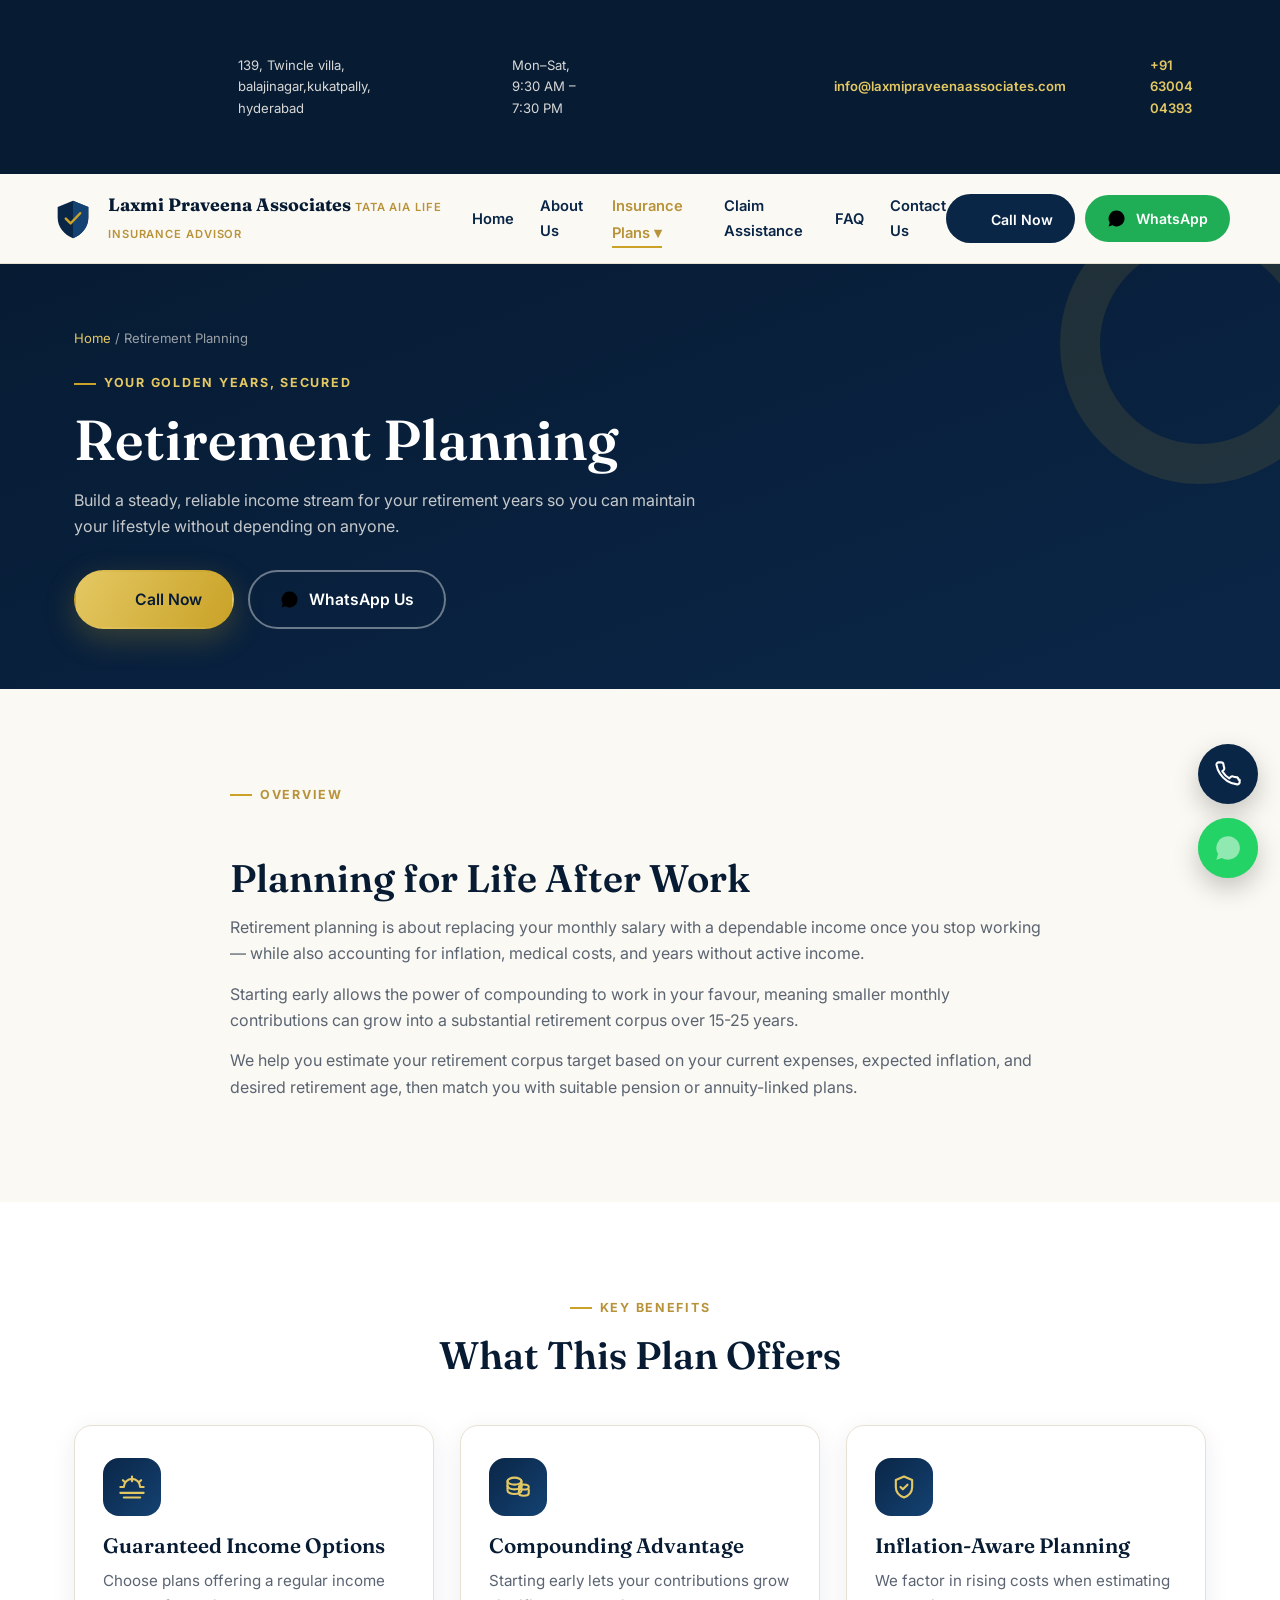
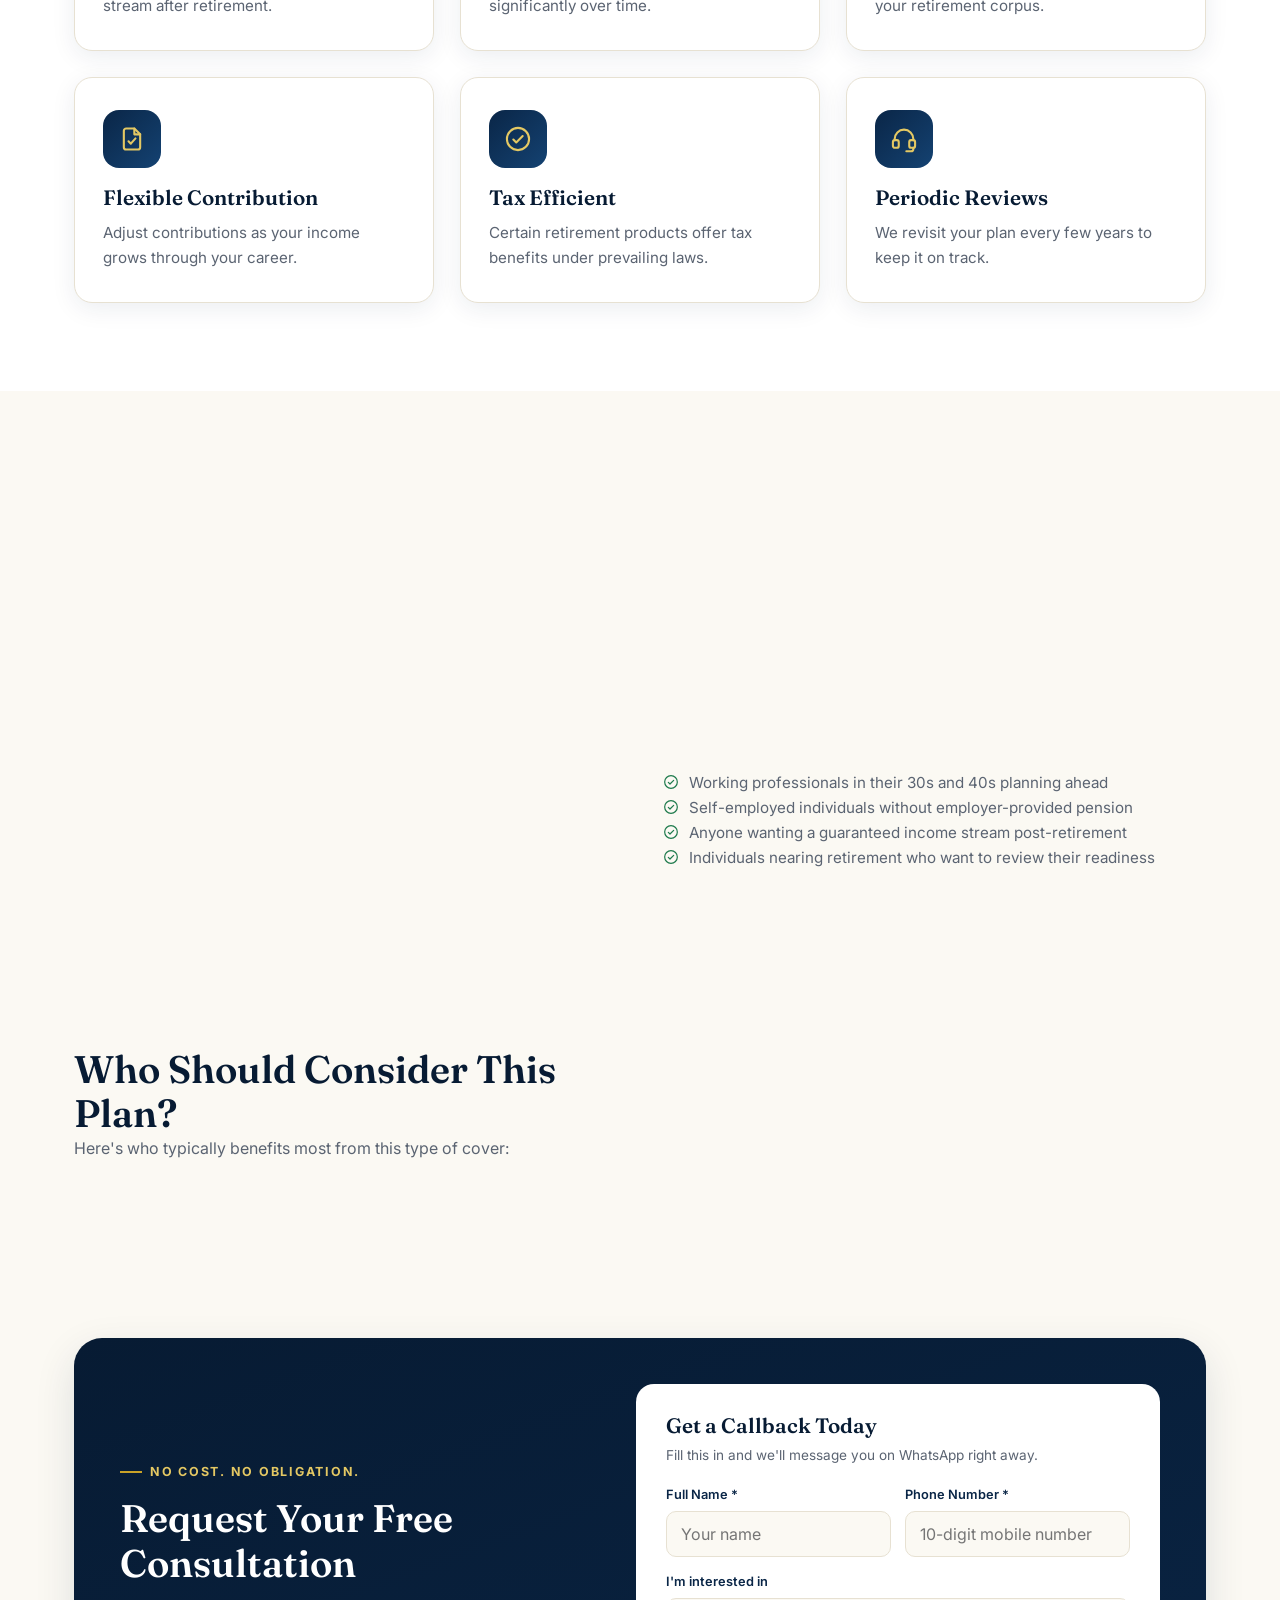
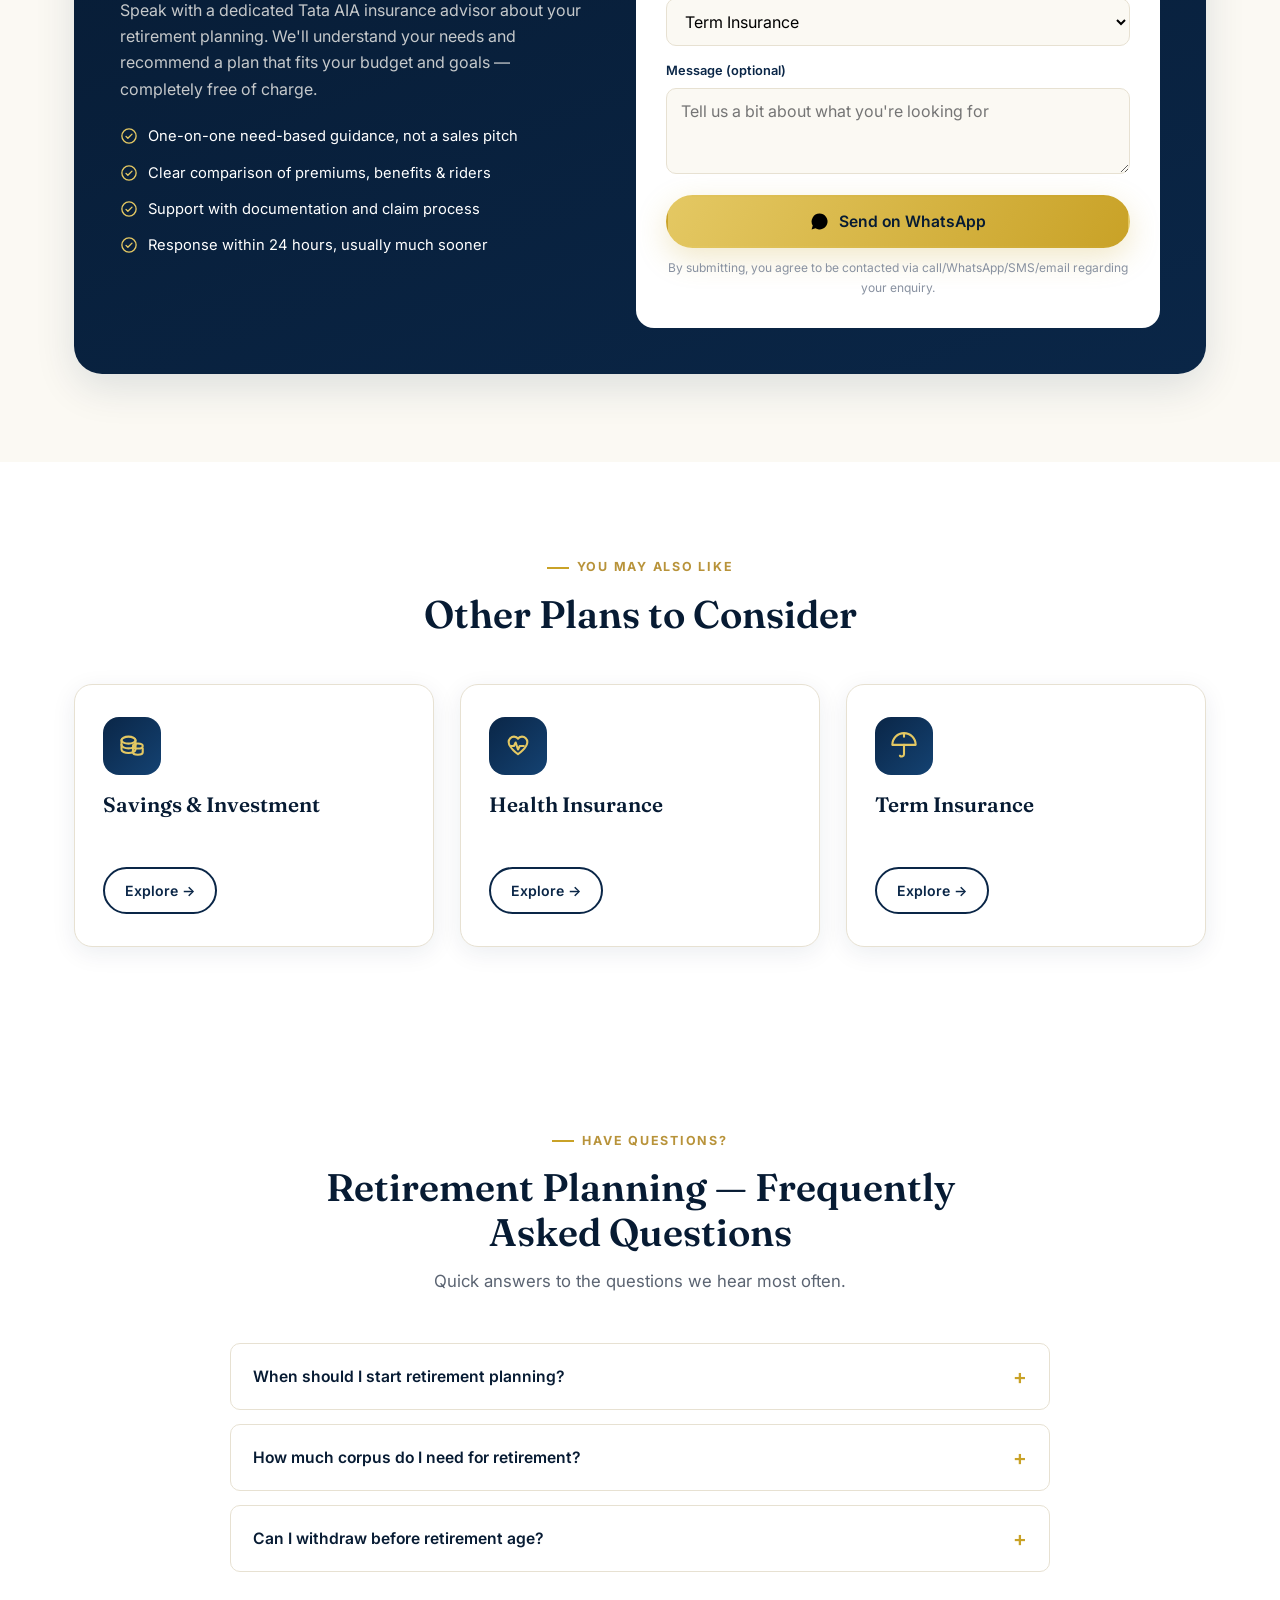
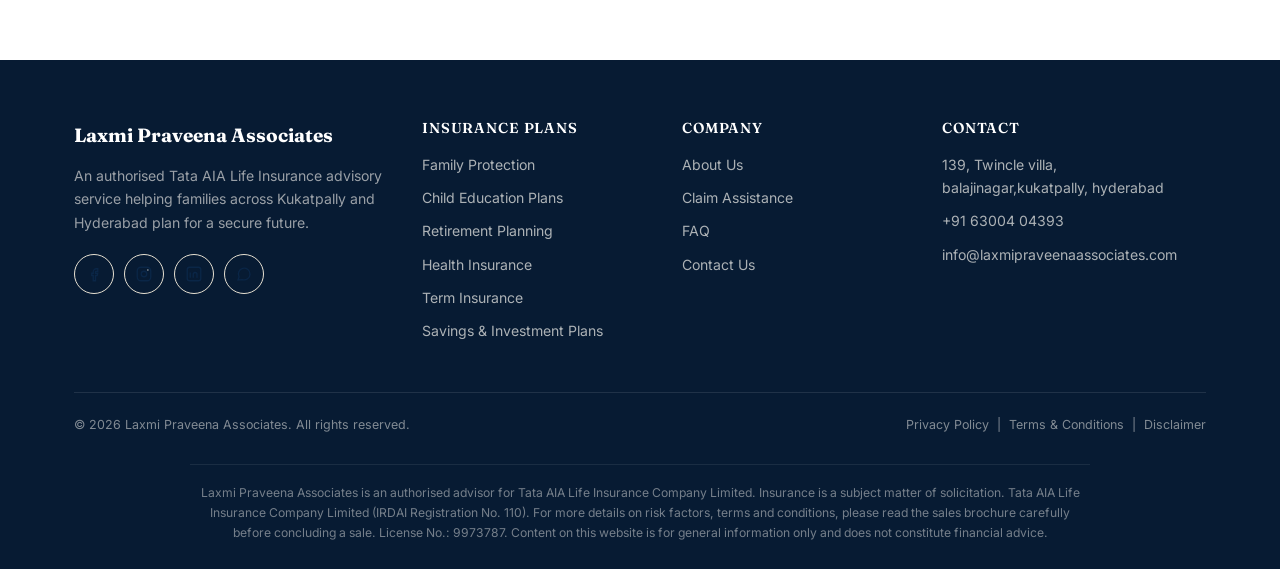
<file: retirement-planning.html>
<!DOCTYPE html>
<html lang="en">
<head>
<meta charset="UTF-8">
<meta name="viewport" content="width=device-width, initial-scale=1.0">
<title>Retirement Planning Hyderabad | Tata AIA Pension Plans | Laxmi Praveena Associates</title>
<meta name="description" content="Plan a financially secure retirement with Tata AIA retirement and pension plans. Free consultation from a trusted advisor in Kukatpally, Hyderabad.">
<meta name="keywords" content="Retirement Planning Hyderabad, Tata AIA Insurance Kukatpally, Best Insurance Advisor Hyderabad">
<meta name="robots" content="index, follow">
<link rel="canonical" href="https://www.laxmipraveenaassociates.com/retirement-planning.html">
<meta name="author" content="Laxmi Praveena Associates">
<meta name="geo.region" content="IN-TG">
<meta name="geo.placename" content="Kukatpally, Hyderabad">

<!-- Open Graph -->
<meta property="og:type" content="website">
<meta property="og:title" content="Retirement Planning Hyderabad | Tata AIA Pension Plans | Laxmi Praveena Associates">
<meta property="og:description" content="Plan a financially secure retirement with Tata AIA retirement and pension plans. Free consultation from a trusted advisor in Kukatpally, Hyderabad.">
<meta property="og:url" content="https://www.laxmipraveenaassociates.com/retirement-planning.html">
<meta property="og:site_name" content="Laxmi Praveena Associates">
<meta property="og:image" content="https://www.laxmipraveenaassociates.com/images/og-cover.jpg">
<meta property="og:locale" content="en_IN">

<!-- Twitter -->
<meta name="twitter:card" content="summary_large_image">
<meta name="twitter:title" content="Retirement Planning Hyderabad | Tata AIA Pension Plans | Laxmi Praveena Associates">
<meta name="twitter:description" content="Plan a financially secure retirement with Tata AIA retirement and pension plans. Free consultation from a trusted advisor in Kukatpally, Hyderabad.">

<link rel="icon" type="image/svg+xml" href="images/favicon.svg">
<link rel="preconnect" href="https://fonts.googleapis.com">
<link rel="preconnect" href="https://fonts.gstatic.com" crossorigin>
<link href="https://fonts.googleapis.com/css2?family=Fraunces:wght@500;600;700&family=Inter:wght@400;500;600;700;800&display=swap" rel="stylesheet">
<link rel="stylesheet" href="css/style.css">

</head>
<body>
<div class="topbar">
    <div class="container">
      <div class="topbar-links">
        <span><svg viewBox="0 0 24 24" fill="none" stroke-width="1.8" stroke-linecap="round" stroke-linejoin="round"><path d="M21 10c0 6-9 12-9 12s-9-6-9-12a9 9 0 0118 0z"/><circle cx="12" cy="10" r="3"/></svg> 139, Twincle villa, balajinagar,kukatpally, hyderabad</span>
        <span><svg viewBox="0 0 24 24" fill="none" stroke-width="1.8" stroke-linecap="round" stroke-linejoin="round"><circle cx="12" cy="12" r="9"/><path d="M12 7v5l3 3"/></svg> Mon–Sat, 9:30 AM – 7:30 PM</span>
      </div>
      <div class="topbar-links">
        <span><svg viewBox="0 0 24 24" fill="none" stroke-width="1.8" stroke-linecap="round" stroke-linejoin="round"><rect x="2" y="4" width="20" height="16" rx="2"/><path d="M2 6l10 7 10-7"/></svg> <a href="mailto:info@laxmipraveenaassociates.com">info@laxmipraveenaassociates.com</a></span>
        <span><svg viewBox="0 0 24 24" fill="none" stroke-width="1.8" stroke-linecap="round" stroke-linejoin="round"><path d="M22 16.9v2a2 2 0 01-2.2 2 19.8 19.8 0 01-8.6-3.1 19.5 19.5 0 01-6-6A19.8 19.8 0 012.1 4.2 2 2 0 014.1 2h2a2 2 0 012 1.7c.1.9.3 1.8.6 2.7a2 2 0 01-.4 2.1L7.1 9.7a16 16 0 006 6l1.2-1.2a2 2 0 012.1-.4c.9.3 1.8.5 2.7.6a2 2 0 011.9 2.2z"/></svg> <a href="tel:+919000000000">+91 63004 04393</a></span>
      </div>
    </div>
  </div>

  <header class="site-header">
    <div class="container nav-wrap">
      <a href="index.html" class="brand">
        <svg class="brand-mark" viewBox="0 0 48 48" fill="none">
          <path d="M24 5l16 6.5v11C40 33 33 40.5 24 44 15 40.5 8 33 8 22.5v-11L24 5z" fill="#0A2647"/>
          <path d="M24 5l16 6.5v11C40 33 33 40.5 24 44" fill="#144272"/>
          <path d="M16.5 23.5l5 5 10-10.5" stroke="#C9A227" stroke-width="2.6" stroke-linecap="round" stroke-linejoin="round" fill="none"/>
        </svg>
        <span class="brand-text">
          <span class="name">Laxmi Praveena Associates</span>
          <span class="tag">Tata AIA Life Insurance Advisor</span>
        </span>
      </a>

      <nav class="main-nav">
        <a href="index.html" class="">Home</a>
            <a href="about.html" class="">About Us</a>
            <div class="has-dropdown">
              <a href="insurance-plans.html" class="active">Insurance Plans ▾</a>
              <div class="dropdown">
                <a href="family-protection.html">Family Protection</a>
<a href="child-education-plans.html">Child Education Plans</a>
<a href="retirement-planning.html">Retirement Planning</a>
<a href="health-insurance.html">Health Insurance</a>
<a href="term-insurance.html">Term Insurance</a>
<a href="savings-investment-plans.html">Savings & Investment Plans</a>
              </div>
            </div>
            <a href="claim-assistance.html" class="">Claim Assistance</a>
            <a href="faq.html" class="">FAQ</a>
            <a href="contact.html" class="">Contact Us</a>
      </nav>

      <div class="nav-actions">
        <a href="tel:+919000000000" class="btn btn-navy btn-sm"><span class="btn-text"><svg viewBox="0 0 24 24" fill="none" stroke-width="1.8" stroke-linecap="round" stroke-linejoin="round"><path d="M22 16.9v2a2 2 0 01-2.2 2 19.8 19.8 0 01-8.6-3.1 19.5 19.5 0 01-6-6A19.8 19.8 0 012.1 4.2 2 2 0 014.1 2h2a2 2 0 012 1.7c.1.9.3 1.8.6 2.7a2 2 0 01-.4 2.1L7.1 9.7a16 16 0 006 6l1.2-1.2a2 2 0 012.1-.4c.9.3 1.8.5 2.7.6a2 2 0 011.9 2.2z"/></svg> Call Now</span></a>
        <a data-whatsapp-link="Hello! I would like to know more about Tata AIA Life Insurance plans." target="_blank" rel="noopener" class="btn btn-whatsapp btn-sm"><svg viewBox="0 0 24 24"><path d="M17.5 14.4c-.3-.1-1.6-.8-1.9-.9-.2-.1-.4-.1-.6.1-.2.3-.7.9-.8 1-.2.2-.3.2-.5.1-.3-.1-1.2-.4-2.2-1.4-.8-.7-1.4-1.6-1.5-1.9-.2-.3 0-.4.1-.6l.4-.5c.1-.2.2-.3.2-.5.1-.2 0-.4 0-.5L10 7.8c-.2-.4-.4-.4-.6-.4h-.5c-.2 0-.5.1-.7.3-.3.3-1 1-1 2.4s1 2.8 1.2 3c.1.2 2 3 4.8 4.3.7.3 1.2.4 1.6.6.7.2 1.3.2 1.8.1.5-.1 1.6-.7 1.9-1.3.2-.6.2-1.1.2-1.2-.1-.2-.3-.2-.6-.4z"/><path d="M12 2a10 10 0 00-8.5 15.2L2 22l4.9-1.5A10 10 0 1012 2z"/></svg> <span class="btn-text">WhatsApp</span></a>
        <button class="menu-toggle" aria-label="Open menu"><span></span><span></span><span></span></button>
      </div>
    </div>
  </header>
<section class="page-hero">
    <div class="container">
      <div class="breadcrumb"><a href="index.html">Home</a> / Retirement Planning</div>
      <span class="eyebrow">Your Golden Years, Secured</span>
      <h1>Retirement Planning</h1>
      <p>Build a steady, reliable income stream for your retirement years so you can maintain your lifestyle without depending on anyone.</p>
      <div class="cta-row">
        <a href="tel:+919000000000" class="btn btn-gold"><svg viewBox="0 0 24 24" fill="none" stroke-width="1.8" stroke-linecap="round" stroke-linejoin="round"><path d="M22 16.9v2a2 2 0 01-2.2 2 19.8 19.8 0 01-8.6-3.1 19.5 19.5 0 01-6-6A19.8 19.8 0 012.1 4.2 2 2 0 014.1 2h2a2 2 0 012 1.7c.1.9.3 1.8.6 2.7a2 2 0 01-.4 2.1L7.1 9.7a16 16 0 006 6l1.2-1.2a2 2 0 012.1-.4c.9.3 1.8.5 2.7.6a2 2 0 011.9 2.2z"/></svg> Call Now</a>
        <a data-whatsapp-link="Hello! I would like to enquire about Retirement Planning." target="_blank" rel="noopener" class="btn btn-outline"><svg viewBox="0 0 24 24"><path d="M17.5 14.4c-.3-.1-1.6-.8-1.9-.9-.2-.1-.4-.1-.6.1-.2.3-.7.9-.8 1-.2.2-.3.2-.5.1-.3-.1-1.2-.4-2.2-1.4-.8-.7-1.4-1.6-1.5-1.9-.2-.3 0-.4.1-.6l.4-.5c.1-.2.2-.3.2-.5.1-.2 0-.4 0-.5L10 7.8c-.2-.4-.4-.4-.6-.4h-.5c-.2 0-.5.1-.7.3-.3.3-1 1-1 2.4s1 2.8 1.2 3c.1.2 2 3 4.8 4.3.7.3 1.2.4 1.6.6.7.2 1.3.2 1.8.1.5-.1 1.6-.7 1.9-1.3.2-.6.2-1.1.2-1.2-.1-.2-.3-.2-.6-.4z"/><path d="M12 2a10 10 0 00-8.5 15.2L2 22l4.9-1.5A10 10 0 1012 2z"/></svg> WhatsApp Us</a>
      </div>
    </div>
  </section>

<section class="section">
    <div class="container">
      <div class="content-block reveal">
        <span class="eyebrow">Overview</span>
        <h2>Planning for Life After Work</h2>
        <p>Retirement planning is about replacing your monthly salary with a dependable income once you stop working — while also accounting for inflation, medical costs, and years without active income.</p>
<p>Starting early allows the power of compounding to work in your favour, meaning smaller monthly contributions can grow into a substantial retirement corpus over 15-25 years.</p>
<p>We help you estimate your retirement corpus target based on your current expenses, expected inflation, and desired retirement age, then match you with suitable pension or annuity-linked plans.</p>
      </div>
    </div>
  </section>

<section class="section section-alt">
    <div class="container">
      <div class="section-head center reveal">
        <span class="eyebrow">Key Benefits</span>
        <h2>What This Plan Offers</h2>
      </div>
      <div class="grid-3">
        <div class="card reveal">
          <div class="icon-wrap"><svg viewBox="0 0 24 24" fill="none" stroke-width="1.8" stroke-linecap="round" stroke-linejoin="round"><path d="M12 3v4"/><path d="M5 12a7 7 0 0114 0"/><path d="M2 12h2M20 12h2M4.2 6.2l1.4 1.4M18.4 7.6l1.4-1.4"/><path d="M2 17h20"/><path d="M5 21h14"/></svg></div>
          <h3>Guaranteed Income Options</h3>
          <p>Choose plans offering a regular income stream after retirement.</p>
        </div>
<div class="card reveal">
          <div class="icon-wrap"><svg viewBox="0 0 24 24" fill="none" stroke-width="1.8" stroke-linecap="round" stroke-linejoin="round"><ellipse cx="9" cy="7" rx="6" ry="3"/><path d="M3 7v4c0 1.7 2.7 3 6 3s6-1.3 6-3V7"/><path d="M3 11v4c0 1.7 2.7 3 6 3s6-1.3 6-3v-4"/><ellipse cx="17" cy="12" rx="4.2" ry="2.2"/><path d="M12.8 14.2v3.2c0 1.2 1.9 2.1 4.2 2.1s4.2-.9 4.2-2.1v-3.2"/></svg></div>
          <h3>Compounding Advantage</h3>
          <p>Starting early lets your contributions grow significantly over time.</p>
        </div>
<div class="card reveal">
          <div class="icon-wrap"><svg viewBox="0 0 24 24" fill="none" stroke-width="1.8" stroke-linecap="round" stroke-linejoin="round"><path d="M12 3l7 3v6c0 4.5-3 7.5-7 9-4-1.5-7-4.5-7-9V6l7-3z"/><path d="M9 12l2 2 4-4"/></svg></div>
          <h3>Inflation-Aware Planning</h3>
          <p>We factor in rising costs when estimating your retirement corpus.</p>
        </div>
<div class="card reveal">
          <div class="icon-wrap"><svg viewBox="0 0 24 24" fill="none" stroke-width="1.8" stroke-linecap="round" stroke-linejoin="round"><path d="M14 3H7a2 2 0 00-2 2v14a2 2 0 002 2h10a2 2 0 002-2V8z"/><path d="M14 3v5h5"/><path d="M9 14l2 2 4-4.5"/></svg></div>
          <h3>Flexible Contribution</h3>
          <p>Adjust contributions as your income grows through your career.</p>
        </div>
<div class="card reveal">
          <div class="icon-wrap"><svg viewBox="0 0 24 24" fill="none" stroke-width="1.8" stroke-linecap="round" stroke-linejoin="round"><circle cx="12" cy="12" r="9.5"/><path d="M8 12.5l2.5 2.5L16 9.5"/></svg></div>
          <h3>Tax Efficient</h3>
          <p>Certain retirement products offer tax benefits under prevailing laws.</p>
        </div>
<div class="card reveal">
          <div class="icon-wrap"><svg viewBox="0 0 24 24" fill="none" stroke-width="1.8" stroke-linecap="round" stroke-linejoin="round"><path d="M4 13v-1a8 8 0 0116 0v1"/><rect x="2.5" y="13" width="5" height="6.5" rx="1.6"/><rect x="16.5" y="13" width="5" height="6.5" rx="1.6"/><path d="M20 19.5v1a2 2 0 01-2 2h-4"/></svg></div>
          <h3>Periodic Reviews</h3>
          <p>We revisit your plan every few years to keep it on track.</p>
        </div>
      </div>
    </div>
  </section>

<section class="section">
    <div class="container two-col">
      <div class="reveal">
        <div class="icon-wrap" style="margin-bottom:18px;"><svg viewBox="0 0 24 24" fill="none" stroke-width="1.8" stroke-linecap="round" stroke-linejoin="round"><path d="M12 3v4"/><path d="M5 12a7 7 0 0114 0"/><path d="M2 12h2M20 12h2M4.2 6.2l1.4 1.4M18.4 7.6l1.4-1.4"/><path d="M2 17h20"/><path d="M5 21h14"/></svg></div>
        <h2>Who Should Consider This Plan?</h2>
        <p>Here's who typically benefits most from this type of cover:</p>
      </div>
      <div class="reveal">
        <ul class="content-block" style="max-width:100%;">
          <li><svg viewBox="0 0 24 24" fill="none" stroke-width="1.8" stroke-linecap="round" stroke-linejoin="round"><circle cx="12" cy="12" r="9.5"/><path d="M8 12.5l2.5 2.5L16 9.5"/></svg> Working professionals in their 30s and 40s planning ahead</li>
<li><svg viewBox="0 0 24 24" fill="none" stroke-width="1.8" stroke-linecap="round" stroke-linejoin="round"><circle cx="12" cy="12" r="9.5"/><path d="M8 12.5l2.5 2.5L16 9.5"/></svg> Self-employed individuals without employer-provided pension</li>
<li><svg viewBox="0 0 24 24" fill="none" stroke-width="1.8" stroke-linecap="round" stroke-linejoin="round"><circle cx="12" cy="12" r="9.5"/><path d="M8 12.5l2.5 2.5L16 9.5"/></svg> Anyone wanting a guaranteed income stream post-retirement</li>
<li><svg viewBox="0 0 24 24" fill="none" stroke-width="1.8" stroke-linecap="round" stroke-linejoin="round"><circle cx="12" cy="12" r="9.5"/><path d="M8 12.5l2.5 2.5L16 9.5"/></svg> Individuals nearing retirement who want to review their readiness</li>
        </ul>
      </div>
    </div>
  </section>

<section class="section" id="free-consultation">
    <div class="container">
      <div class="consult-panel reveal">
        <div class="consult-copy">
          <span class="eyebrow">No Cost. No Obligation.</span>
          <h2>Request Your Free Consultation</h2>
          <p>Speak with a dedicated Tata AIA insurance advisor about your retirement planning. We'll understand your needs and recommend a plan that fits your budget and goals — completely free of charge.</p>
          <ul class="consult-points">
            <li><svg viewBox="0 0 24 24" fill="none" stroke-width="1.8" stroke-linecap="round" stroke-linejoin="round"><circle cx="12" cy="12" r="9.5"/><path d="M8 12.5l2.5 2.5L16 9.5"/></svg> One-on-one need-based guidance, not a sales pitch</li>
            <li><svg viewBox="0 0 24 24" fill="none" stroke-width="1.8" stroke-linecap="round" stroke-linejoin="round"><circle cx="12" cy="12" r="9.5"/><path d="M8 12.5l2.5 2.5L16 9.5"/></svg> Clear comparison of premiums, benefits &amp; riders</li>
            <li><svg viewBox="0 0 24 24" fill="none" stroke-width="1.8" stroke-linecap="round" stroke-linejoin="round"><circle cx="12" cy="12" r="9.5"/><path d="M8 12.5l2.5 2.5L16 9.5"/></svg> Support with documentation and claim process</li>
            <li><svg viewBox="0 0 24 24" fill="none" stroke-width="1.8" stroke-linecap="round" stroke-linejoin="round"><circle cx="12" cy="12" r="9.5"/><path d="M8 12.5l2.5 2.5L16 9.5"/></svg> Response within 24 hours, usually much sooner</li>
          </ul>
        </div>
        <div>
          <form class="lead-form" novalidate>
            <div class="form-success">Thank you! Click "Send on WhatsApp" below and hit send in WhatsApp to reach us instantly.</div>
            <h3>Get a Callback Today</h3>
            <p class="form-sub">Fill this in and we'll message you on WhatsApp right away.</p>
            <div class="form-row">
              <div class="form-group">
                <label for="fname">Full Name *</label>
                <input type="text" id="fname" name="name" placeholder="Your name" required>
              </div>
              <div class="form-group">
                <label for="fphone">Phone Number *</label>
                <input type="tel" id="fphone" name="phone" placeholder="10-digit mobile number" required>
              </div>
            </div>
            <div class="form-group">
              <label for="finterest">I'm interested in</label>
              <select id="finterest" name="interest">
                <option>Term Insurance</option>
                <option>Family Protection Plan</option>
                <option>Child Education Plan</option>
                <option>Retirement Planning</option>
                <option>Health Insurance</option>
                <option>Savings &amp; Investment Plan</option>
                <option>Claim Assistance</option>
                <option>Not sure — please guide me</option>
              </select>
            </div>
            <div class="form-group">
              <label for="fmsg">Message (optional)</label>
              <textarea id="fmsg" name="message" rows="3" placeholder="Tell us a bit about what you're looking for"></textarea>
            </div>
            <button type="submit" class="btn btn-gold btn-block"><svg viewBox="0 0 24 24"><path d="M17.5 14.4c-.3-.1-1.6-.8-1.9-.9-.2-.1-.4-.1-.6.1-.2.3-.7.9-.8 1-.2.2-.3.2-.5.1-.3-.1-1.2-.4-2.2-1.4-.8-.7-1.4-1.6-1.5-1.9-.2-.3 0-.4.1-.6l.4-.5c.1-.2.2-.3.2-.5.1-.2 0-.4 0-.5L10 7.8c-.2-.4-.4-.4-.6-.4h-.5c-.2 0-.5.1-.7.3-.3.3-1 1-1 2.4s1 2.8 1.2 3c.1.2 2 3 4.8 4.3.7.3 1.2.4 1.6.6.7.2 1.3.2 1.8.1.5-.1 1.6-.7 1.9-1.3.2-.6.2-1.1.2-1.2-.1-.2-.3-.2-.6-.4z"/><path d="M12 2a10 10 0 00-8.5 15.2L2 22l4.9-1.5A10 10 0 1012 2z"/></svg> Send on WhatsApp</button>
            <p class="form-note">By submitting, you agree to be contacted via call/WhatsApp/SMS/email regarding your enquiry.</p>
          </form>
        </div>
      </div>
    </div>
  </section>

<section class="section section-alt">
    <div class="container">
      <div class="section-head center reveal">
        <span class="eyebrow">You May Also Like</span>
        <h2>Other Plans to Consider</h2>
      </div>
      <div class="grid-3">
        <div class="card reveal"><div class="icon-wrap"><svg viewBox="0 0 24 24" fill="none" stroke-width="1.8" stroke-linecap="round" stroke-linejoin="round"><ellipse cx="9" cy="7" rx="6" ry="3"/><path d="M3 7v4c0 1.7 2.7 3 6 3s6-1.3 6-3V7"/><path d="M3 11v4c0 1.7 2.7 3 6 3s6-1.3 6-3v-4"/><ellipse cx="17" cy="12" rx="4.2" ry="2.2"/><path d="M12.8 14.2v3.2c0 1.2 1.9 2.1 4.2 2.1s4.2-.9 4.2-2.1v-3.2"/></svg></div><h3>Savings & Investment</h3><a href="savings-investment-plans.html" class="btn btn-outline-navy btn-sm mt-40">Explore →</a></div>
<div class="card reveal"><div class="icon-wrap"><svg viewBox="0 0 24 24" fill="none" stroke-width="1.8" stroke-linecap="round" stroke-linejoin="round"><path d="M20 8.6c0-2.6-2.1-4.6-4.6-4.6-1.5 0-2.8.7-3.4 1.8-.6-1.1-1.9-1.8-3.4-1.8C6.1 4 4 6 4 8.6 4 13.5 12 19 12 19s8-5.5 8-10.4z"/><path d="M6 12h2.5l1.5-3 2 6 1.5-3H17"/></svg></div><h3>Health Insurance</h3><a href="health-insurance.html" class="btn btn-outline-navy btn-sm mt-40">Explore →</a></div>
<div class="card reveal"><div class="icon-wrap"><svg viewBox="0 0 24 24" fill="none" stroke-width="1.8" stroke-linecap="round" stroke-linejoin="round"><path d="M2 11a10 10 0 0120 0z"/><path d="M12 11v8a2 2 0 01-3.5 1.3"/><path d="M12 2v2"/></svg></div><h3>Term Insurance</h3><a href="term-insurance.html" class="btn btn-outline-navy btn-sm mt-40">Explore →</a></div>
      </div>
    </div>
  </section>

<section class="section section-alt" id="faq">
    <div class="container">
      <div class="section-head center reveal">
        <span class="eyebrow">Have Questions?</span>
        <h2>Retirement Planning — Frequently Asked Questions</h2>
        <p>Quick answers to the questions we hear most often.</p>
      </div>
      <div class="faq-list content-block reveal">
        <div class="faq-item">
          <button class="faq-q"><span>When should I start retirement planning?</span><span class="plus">+</span></button>
          <div class="faq-a"><p>The earlier, the better — starting in your late 20s or 30s allows compounding to significantly reduce the monthly amount you need to save.</p></div>
        </div>
<div class="faq-item">
          <button class="faq-q"><span>How much corpus do I need for retirement?</span><span class="plus">+</span></button>
          <div class="faq-a"><p>This depends on your current expenses, expected retirement age, and life expectancy. We can help you run a personalised estimate.</p></div>
        </div>
<div class="faq-item">
          <button class="faq-q"><span>Can I withdraw before retirement age?</span><span class="plus">+</span></button>
          <div class="faq-a"><p>Most retirement-focused plans are designed for long-term goals; partial withdrawal rules vary by plan and we'll explain the specifics that apply.</p></div>
        </div>
      </div>
    </div>
  </section>

<footer class="site-footer">
    <div class="container">
      <div class="footer-grid">
        <div class="footer-brand">
          <span class="name">Laxmi Praveena Associates</span>
          <p>An authorised Tata AIA Life Insurance advisory service helping families across Kukatpally and Hyderabad plan for a secure future.</p>
          <div class="social-row">
            <a href="https://www.facebook.com/" target="_blank" rel="noopener" aria-label="Facebook"><svg viewBox="0 0 24 24" fill="none" stroke-width="1.8"><path d="M15 8.5h2V5h-2c-2.2 0-4 1.8-4 4v2H9v3h2v7h3v-7h2.2l.8-3H14V9c0-.3.2-.5.5-.5z"/></svg></a>
            <a href="https://www.instagram.com/" target="_blank" rel="noopener" aria-label="Instagram"><svg viewBox="0 0 24 24" fill="none" stroke-width="1.8"><rect x="3" y="3" width="18" height="18" rx="5"/><circle cx="12" cy="12" r="3.7"/><circle cx="17.2" cy="6.8" r="1" fill="currentColor" stroke="none"/></svg></a>
            <a href="https://www.linkedin.com/" target="_blank" rel="noopener" aria-label="LinkedIn"><svg viewBox="0 0 24 24" fill="none" stroke-width="1.8"><rect x="3" y="3" width="18" height="18" rx="3"/><path d="M7 10v7M7 7.2v.1M11 17v-4.5c0-1.4 1-2.5 2.5-2.5s2.5 1.1 2.5 2.5V17"/></svg></a>
            <a data-whatsapp-link="Hello! I found you on your website." target="_blank" rel="noopener" aria-label="WhatsApp"><svg viewBox="0 0 24 24" fill="none" stroke-width="1.8"><path d="M4 20l1.4-4.2A7.8 7.8 0 1110 19.5L4 20z"/></svg></a>
          </div>
        </div>
        <div class="footer-col">
          <h4>Insurance Plans</h4>
          <a href="family-protection.html">Family Protection</a>
<a href="child-education-plans.html">Child Education Plans</a>
<a href="retirement-planning.html">Retirement Planning</a>
<a href="health-insurance.html">Health Insurance</a>
<a href="term-insurance.html">Term Insurance</a>
<a href="savings-investment-plans.html">Savings & Investment Plans</a>
        </div>
        <div class="footer-col">
          <h4>Company</h4>
          <a href="about.html">About Us</a>
          <a href="claim-assistance.html">Claim Assistance</a>
          <a href="faq.html">FAQ</a>
          <a href="contact.html">Contact Us</a>
        </div>
        <div class="footer-col">
          <h4>Contact</h4>
          <span>139, Twincle villa, balajinagar,kukatpally, hyderabad</span>
          <a href="tel:+919000000000">+91 63004 04393</a>
          <a href="mailto:info@laxmipraveenaassociates.com">info@laxmipraveenaassociates.com</a>
        </div>
      </div>
      <div class="footer-bottom">
        <span>© <span id="year"></span> Laxmi Praveena Associates. All rights reserved.</span>
        <div>
          <a href="privacy-policy.html">Privacy Policy</a> &nbsp;|&nbsp;
          <a href="terms-conditions.html">Terms &amp; Conditions</a> &nbsp;|&nbsp;
          <a href="disclaimer.html">Disclaimer</a>
        </div>
      </div>
      <p class="irdai-note">Laxmi Praveena Associates is an authorised advisor for Tata AIA Life Insurance Company Limited. Insurance is a subject matter of solicitation. Tata AIA Life Insurance Company Limited (IRDAI Registration No. 110). For more details on risk factors, terms and conditions, please read the sales brochure carefully before concluding a sale. License No.: 9973787. Content on this website is for general information only and does not constitute financial advice.</p>
    </div>
  </footer>
  <script>document.getElementById('year').textContent = new Date().getFullYear();</script>
<div class="floating-actions">
    <a href="tel:+919000000000" class="fab fab-call" aria-label="Call Now" title="Call Now"><svg viewBox="0 0 24 24" fill="none" stroke-width="1.8" stroke-linecap="round" stroke-linejoin="round"><path d="M22 16.9v2a2 2 0 01-2.2 2 19.8 19.8 0 01-8.6-3.1 19.5 19.5 0 01-6-6A19.8 19.8 0 012.1 4.2 2 2 0 014.1 2h2a2 2 0 012 1.7c.1.9.3 1.8.6 2.7a2 2 0 01-.4 2.1L7.1 9.7a16 16 0 006 6l1.2-1.2a2 2 0 012.1-.4c.9.3 1.8.5 2.7.6a2 2 0 011.9 2.2z"/></svg></a>
    <a data-whatsapp-link="Hello! I would like a free consultation about Tata AIA Life Insurance plans." target="_blank" rel="noopener" class="fab fab-whatsapp fab-pulse" aria-label="Chat on WhatsApp" title="WhatsApp Us"><svg viewBox="0 0 24 24"><path d="M17.5 14.4c-.3-.1-1.6-.8-1.9-.9-.2-.1-.4-.1-.6.1-.2.3-.7.9-.8 1-.2.2-.3.2-.5.1-.3-.1-1.2-.4-2.2-1.4-.8-.7-1.4-1.6-1.5-1.9-.2-.3 0-.4.1-.6l.4-.5c.1-.2.2-.3.2-.5.1-.2 0-.4 0-.5L10 7.8c-.2-.4-.4-.4-.6-.4h-.5c-.2 0-.5.1-.7.3-.3.3-1 1-1 2.4s1 2.8 1.2 3c.1.2 2 3 4.8 4.3.7.3 1.2.4 1.6.6.7.2 1.3.2 1.8.1.5-.1 1.6-.7 1.9-1.3.2-.6.2-1.1.2-1.2-.1-.2-.3-.2-.6-.4z"/><path d="M12 2a10 10 0 00-8.5 15.2L2 22l4.9-1.5A10 10 0 1012 2z"/></svg></a>
  </div>
<script src="js/script.js"></script>
</body>
</html>
</file>
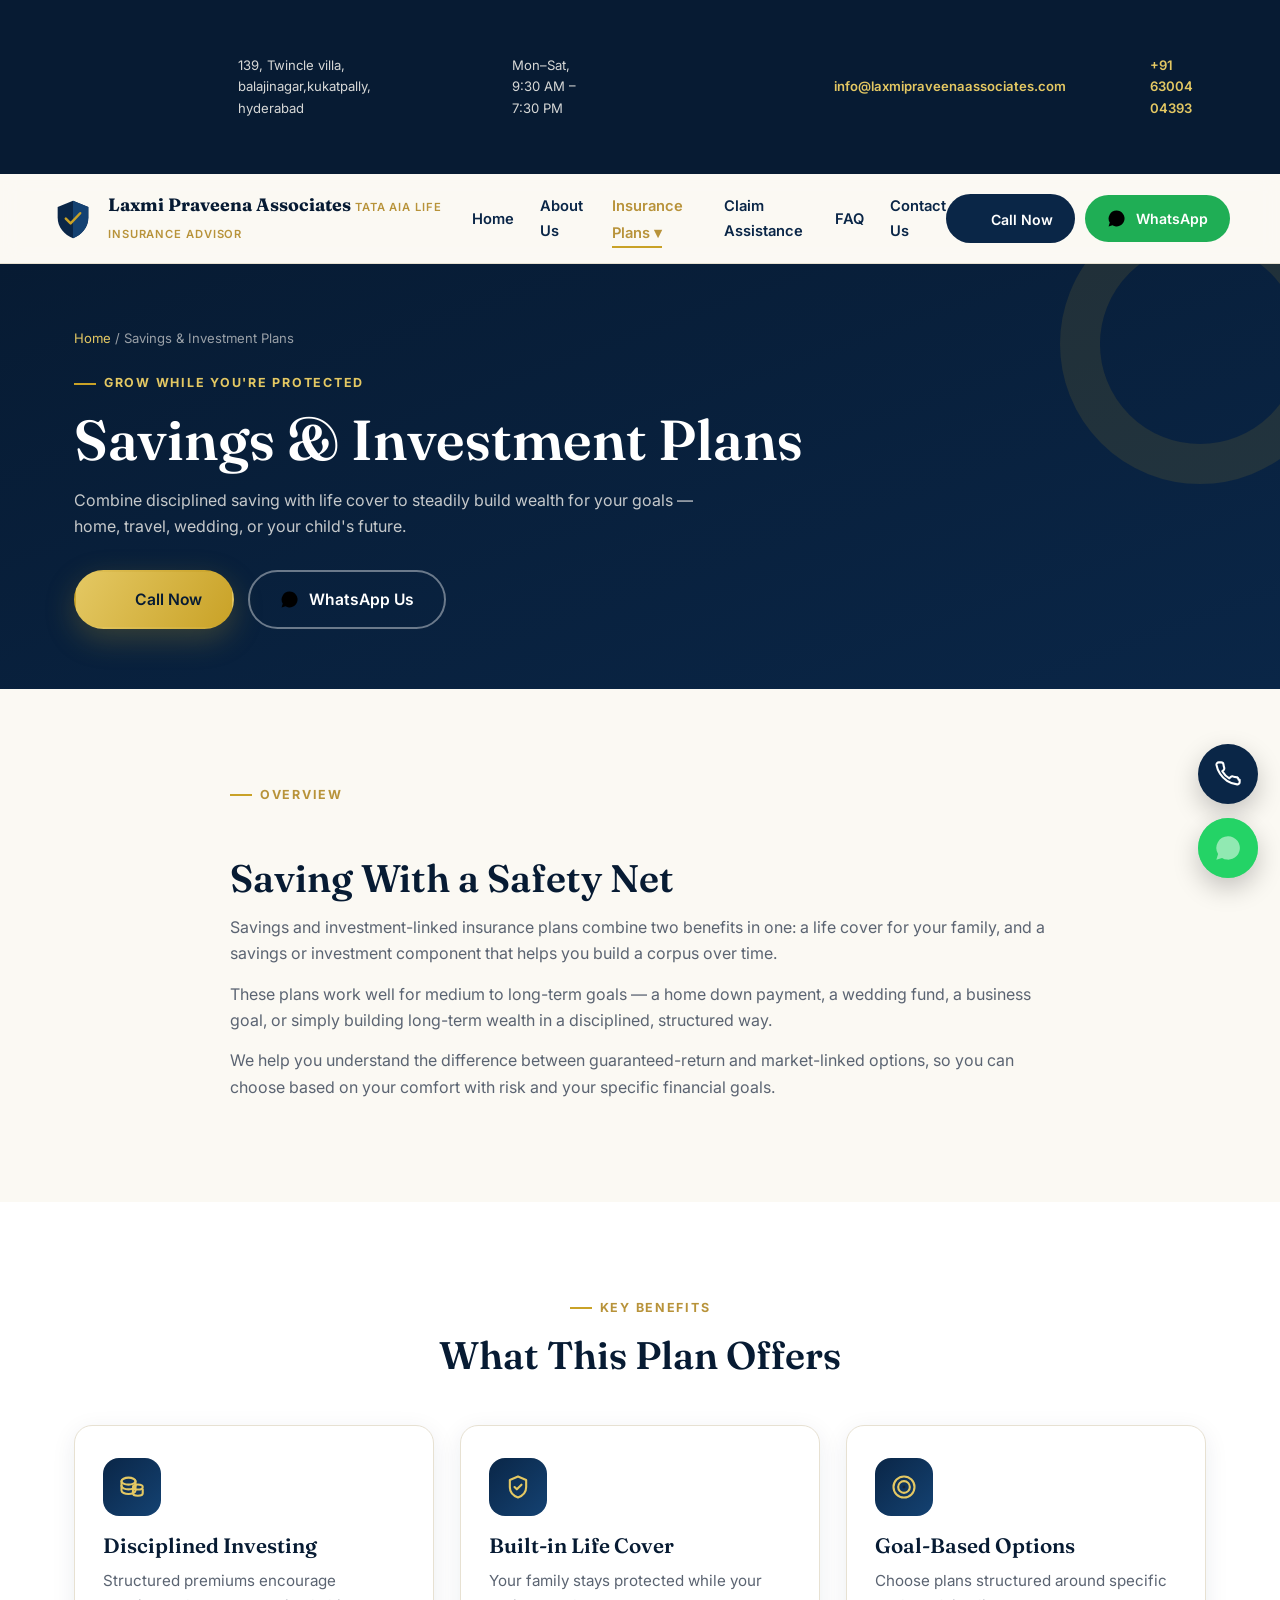
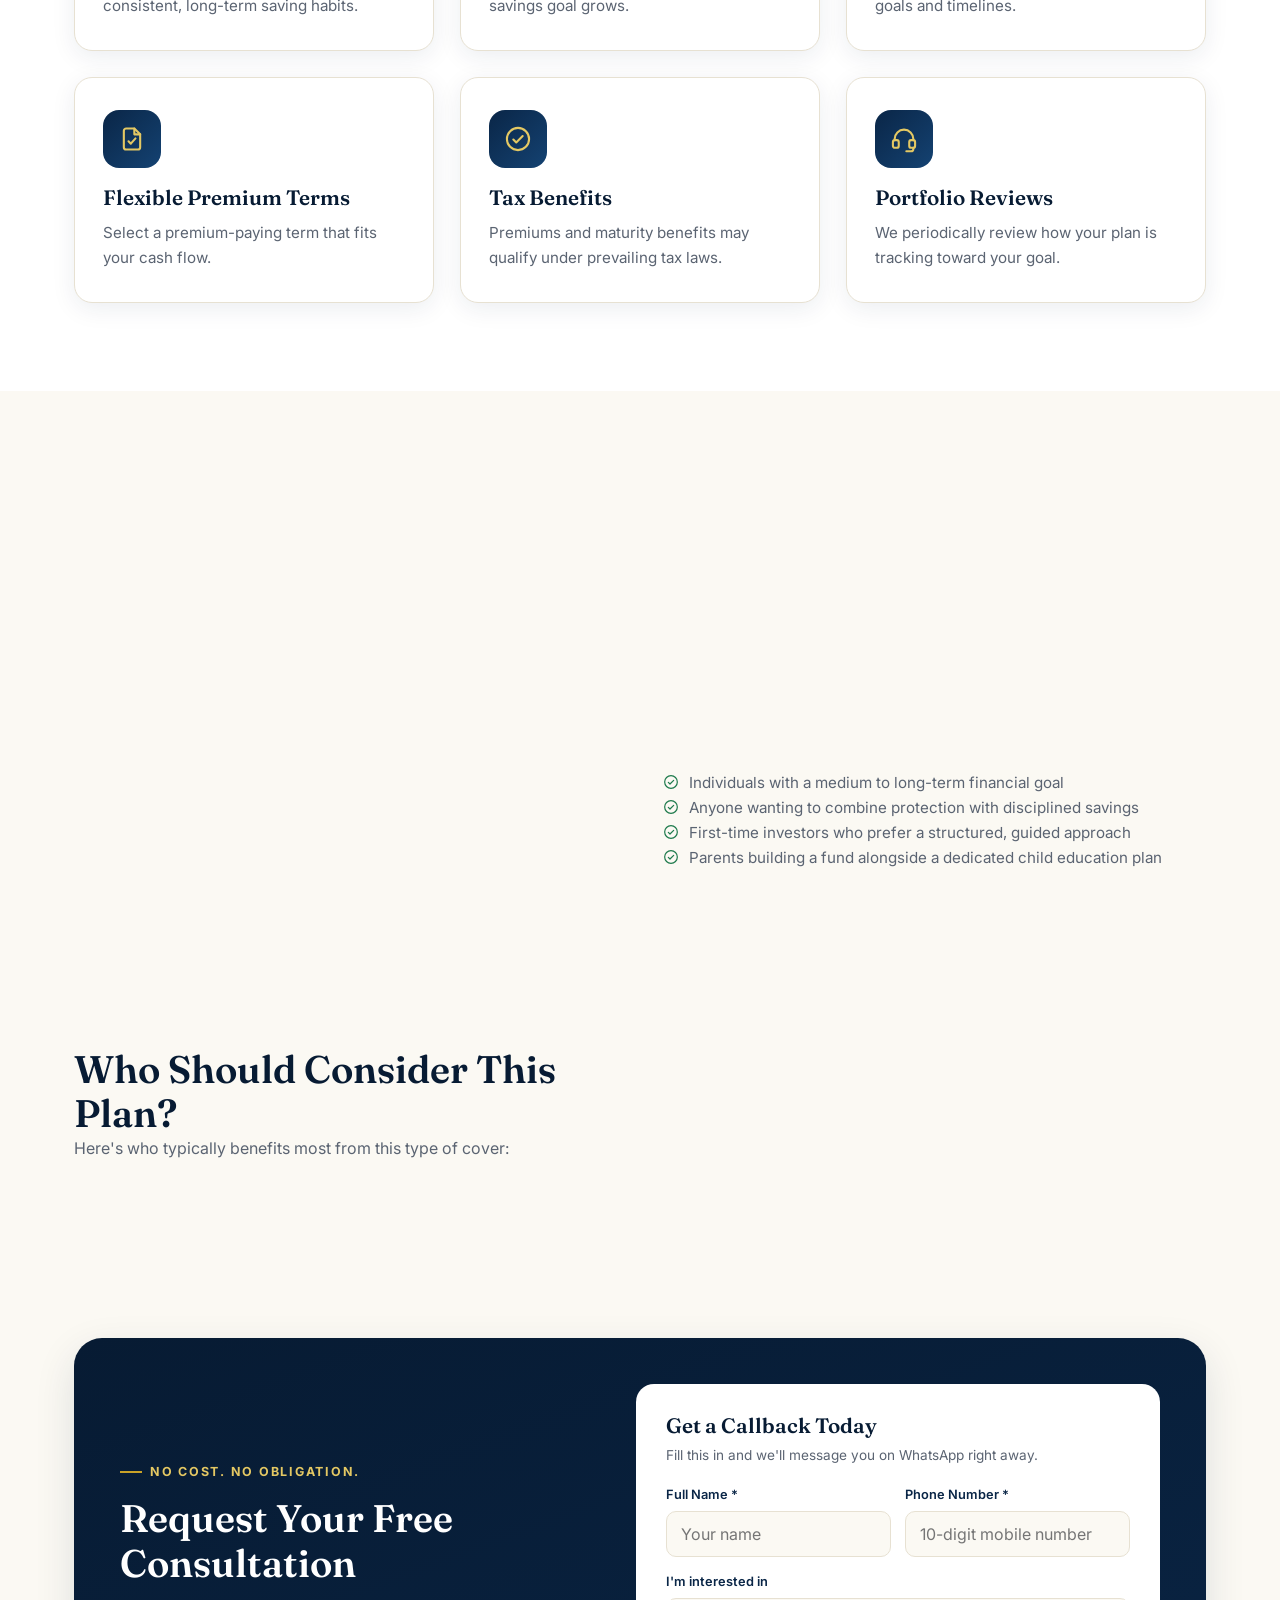
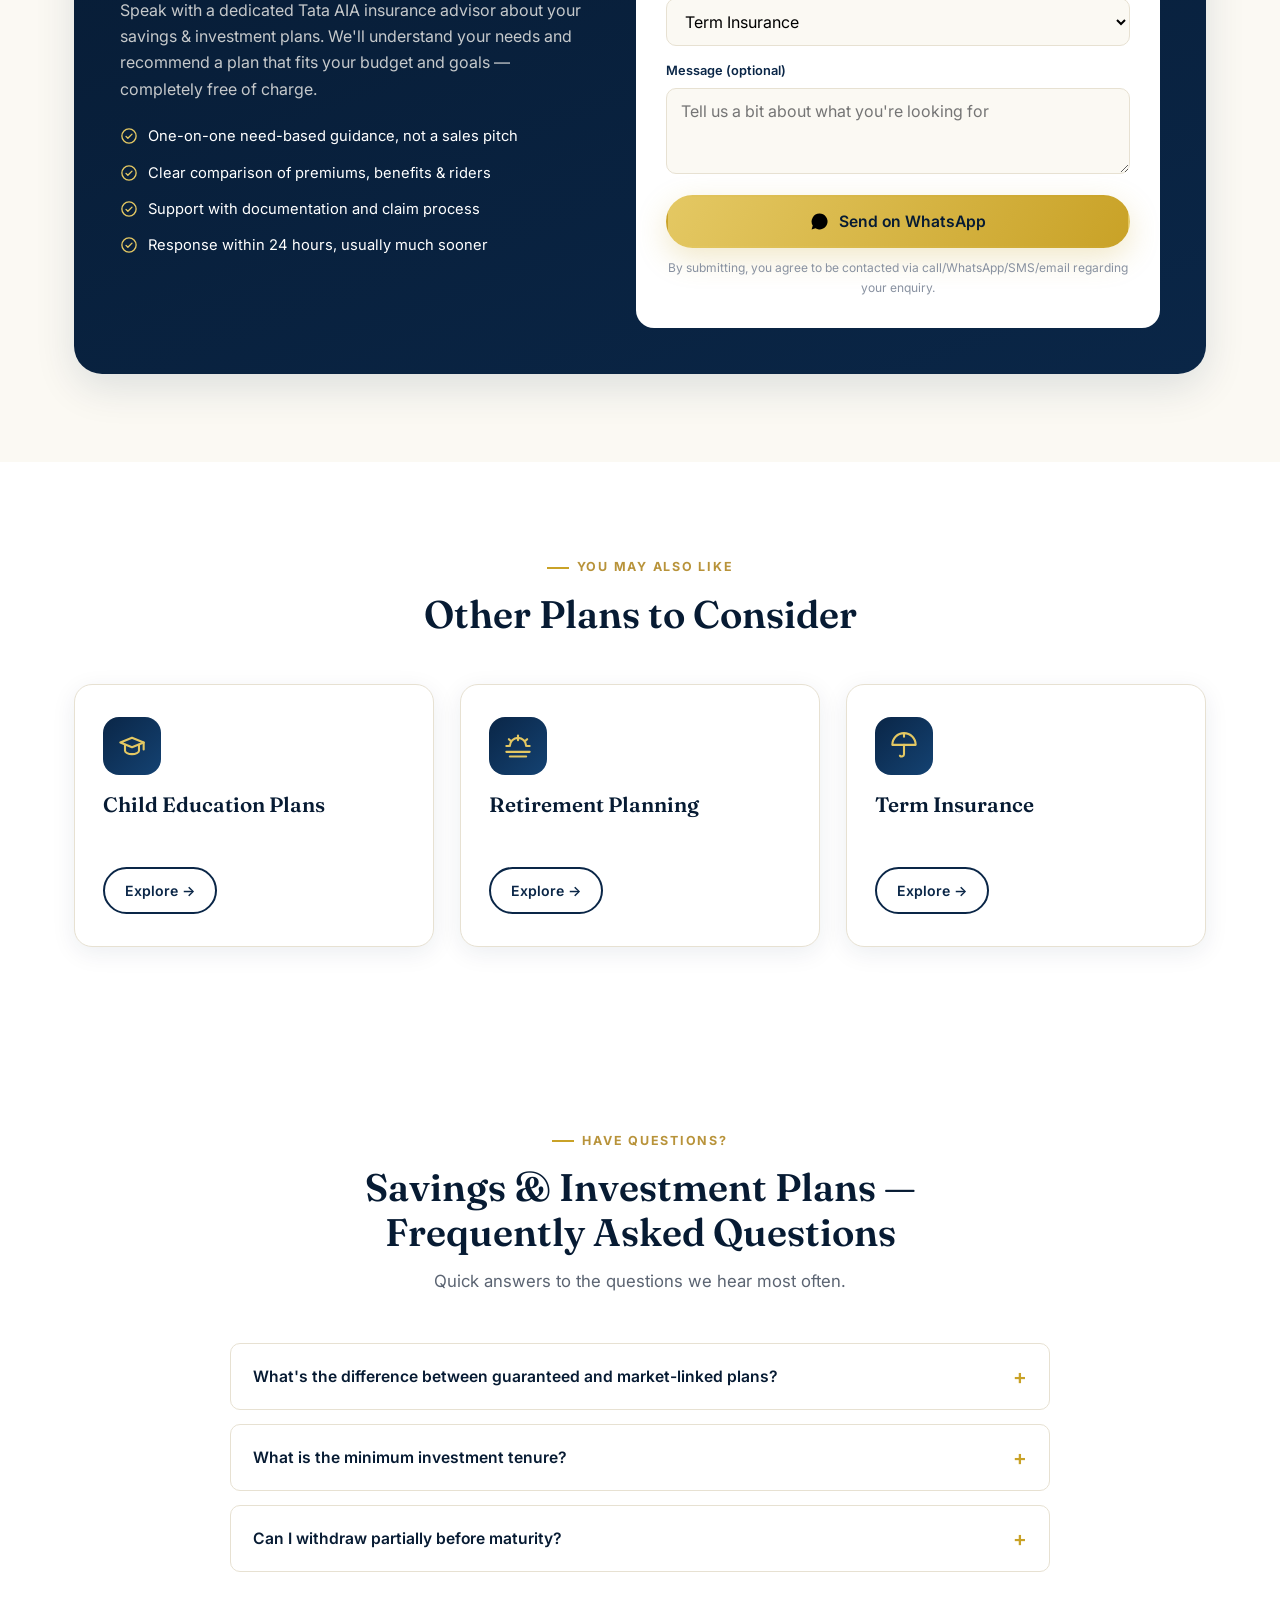
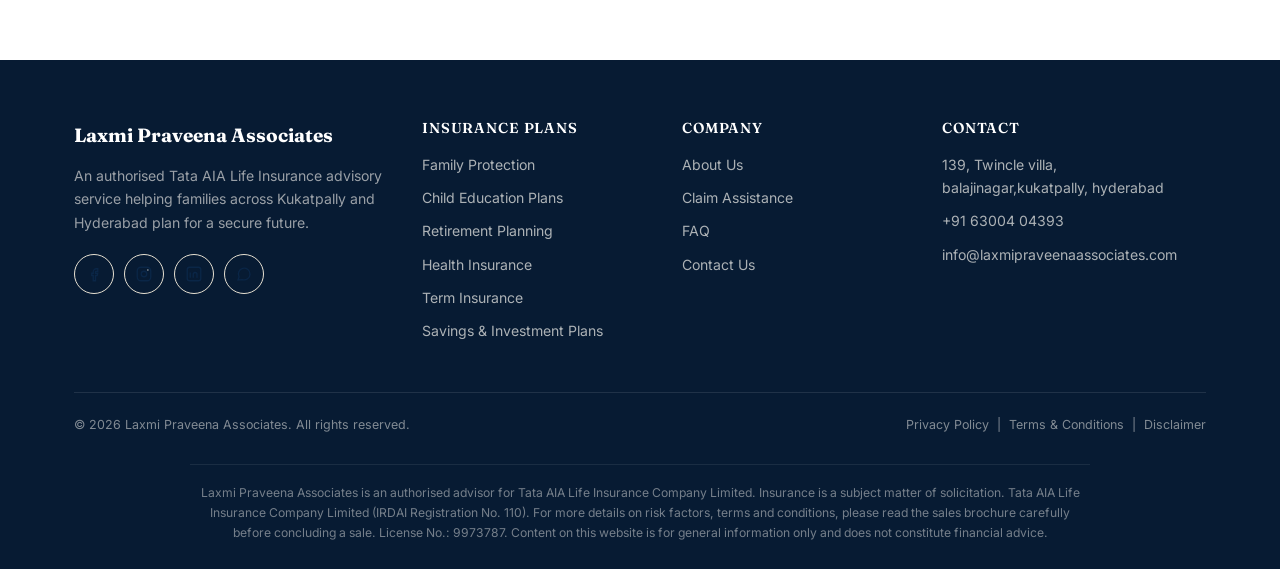
<file: savings-investment-plans.html>
<!DOCTYPE html>
<html lang="en">
<head>
<meta charset="UTF-8">
<meta name="viewport" content="width=device-width, initial-scale=1.0">
<title>Savings & Investment Plans Hyderabad | Tata AIA | Laxmi Praveena Associates</title>
<meta name="description" content="Grow your wealth with Tata AIA savings and investment-linked insurance plans. Free consultation from a trusted advisor in Kukatpally, Hyderabad.">
<meta name="keywords" content="Tata AIA Insurance Kukatpally, Best Insurance Advisor Hyderabad, Life Insurance Advisor Kukatpally">
<meta name="robots" content="index, follow">
<link rel="canonical" href="https://www.laxmipraveenaassociates.com/savings-investment-plans.html">
<meta name="author" content="Laxmi Praveena Associates">
<meta name="geo.region" content="IN-TG">
<meta name="geo.placename" content="Kukatpally, Hyderabad">

<!-- Open Graph -->
<meta property="og:type" content="website">
<meta property="og:title" content="Savings & Investment Plans Hyderabad | Tata AIA | Laxmi Praveena Associates">
<meta property="og:description" content="Grow your wealth with Tata AIA savings and investment-linked insurance plans. Free consultation from a trusted advisor in Kukatpally, Hyderabad.">
<meta property="og:url" content="https://www.laxmipraveenaassociates.com/savings-investment-plans.html">
<meta property="og:site_name" content="Laxmi Praveena Associates">
<meta property="og:image" content="https://www.laxmipraveenaassociates.com/images/og-cover.jpg">
<meta property="og:locale" content="en_IN">

<!-- Twitter -->
<meta name="twitter:card" content="summary_large_image">
<meta name="twitter:title" content="Savings & Investment Plans Hyderabad | Tata AIA | Laxmi Praveena Associates">
<meta name="twitter:description" content="Grow your wealth with Tata AIA savings and investment-linked insurance plans. Free consultation from a trusted advisor in Kukatpally, Hyderabad.">

<link rel="icon" type="image/svg+xml" href="images/favicon.svg">
<link rel="preconnect" href="https://fonts.googleapis.com">
<link rel="preconnect" href="https://fonts.gstatic.com" crossorigin>
<link href="https://fonts.googleapis.com/css2?family=Fraunces:wght@500;600;700&family=Inter:wght@400;500;600;700;800&display=swap" rel="stylesheet">
<link rel="stylesheet" href="css/style.css">

</head>
<body>
<div class="topbar">
    <div class="container">
      <div class="topbar-links">
        <span><svg viewBox="0 0 24 24" fill="none" stroke-width="1.8" stroke-linecap="round" stroke-linejoin="round"><path d="M21 10c0 6-9 12-9 12s-9-6-9-12a9 9 0 0118 0z"/><circle cx="12" cy="10" r="3"/></svg> 139, Twincle villa, balajinagar,kukatpally, hyderabad</span>
        <span><svg viewBox="0 0 24 24" fill="none" stroke-width="1.8" stroke-linecap="round" stroke-linejoin="round"><circle cx="12" cy="12" r="9"/><path d="M12 7v5l3 3"/></svg> Mon–Sat, 9:30 AM – 7:30 PM</span>
      </div>
      <div class="topbar-links">
        <span><svg viewBox="0 0 24 24" fill="none" stroke-width="1.8" stroke-linecap="round" stroke-linejoin="round"><rect x="2" y="4" width="20" height="16" rx="2"/><path d="M2 6l10 7 10-7"/></svg> <a href="mailto:info@laxmipraveenaassociates.com">info@laxmipraveenaassociates.com</a></span>
        <span><svg viewBox="0 0 24 24" fill="none" stroke-width="1.8" stroke-linecap="round" stroke-linejoin="round"><path d="M22 16.9v2a2 2 0 01-2.2 2 19.8 19.8 0 01-8.6-3.1 19.5 19.5 0 01-6-6A19.8 19.8 0 012.1 4.2 2 2 0 014.1 2h2a2 2 0 012 1.7c.1.9.3 1.8.6 2.7a2 2 0 01-.4 2.1L7.1 9.7a16 16 0 006 6l1.2-1.2a2 2 0 012.1-.4c.9.3 1.8.5 2.7.6a2 2 0 011.9 2.2z"/></svg> <a href="tel:+919000000000">+91 63004 04393</a></span>
      </div>
    </div>
  </div>

  <header class="site-header">
    <div class="container nav-wrap">
      <a href="index.html" class="brand">
        <svg class="brand-mark" viewBox="0 0 48 48" fill="none">
          <path d="M24 5l16 6.5v11C40 33 33 40.5 24 44 15 40.5 8 33 8 22.5v-11L24 5z" fill="#0A2647"/>
          <path d="M24 5l16 6.5v11C40 33 33 40.5 24 44" fill="#144272"/>
          <path d="M16.5 23.5l5 5 10-10.5" stroke="#C9A227" stroke-width="2.6" stroke-linecap="round" stroke-linejoin="round" fill="none"/>
        </svg>
        <span class="brand-text">
          <span class="name">Laxmi Praveena Associates</span>
          <span class="tag">Tata AIA Life Insurance Advisor</span>
        </span>
      </a>

      <nav class="main-nav">
        <a href="index.html" class="">Home</a>
            <a href="about.html" class="">About Us</a>
            <div class="has-dropdown">
              <a href="insurance-plans.html" class="active">Insurance Plans ▾</a>
              <div class="dropdown">
                <a href="family-protection.html">Family Protection</a>
<a href="child-education-plans.html">Child Education Plans</a>
<a href="retirement-planning.html">Retirement Planning</a>
<a href="health-insurance.html">Health Insurance</a>
<a href="term-insurance.html">Term Insurance</a>
<a href="savings-investment-plans.html">Savings & Investment Plans</a>
              </div>
            </div>
            <a href="claim-assistance.html" class="">Claim Assistance</a>
            <a href="faq.html" class="">FAQ</a>
            <a href="contact.html" class="">Contact Us</a>
      </nav>

      <div class="nav-actions">
        <a href="tel:+919000000000" class="btn btn-navy btn-sm"><span class="btn-text"><svg viewBox="0 0 24 24" fill="none" stroke-width="1.8" stroke-linecap="round" stroke-linejoin="round"><path d="M22 16.9v2a2 2 0 01-2.2 2 19.8 19.8 0 01-8.6-3.1 19.5 19.5 0 01-6-6A19.8 19.8 0 012.1 4.2 2 2 0 014.1 2h2a2 2 0 012 1.7c.1.9.3 1.8.6 2.7a2 2 0 01-.4 2.1L7.1 9.7a16 16 0 006 6l1.2-1.2a2 2 0 012.1-.4c.9.3 1.8.5 2.7.6a2 2 0 011.9 2.2z"/></svg> Call Now</span></a>
        <a data-whatsapp-link="Hello! I would like to know more about Tata AIA Life Insurance plans." target="_blank" rel="noopener" class="btn btn-whatsapp btn-sm"><svg viewBox="0 0 24 24"><path d="M17.5 14.4c-.3-.1-1.6-.8-1.9-.9-.2-.1-.4-.1-.6.1-.2.3-.7.9-.8 1-.2.2-.3.2-.5.1-.3-.1-1.2-.4-2.2-1.4-.8-.7-1.4-1.6-1.5-1.9-.2-.3 0-.4.1-.6l.4-.5c.1-.2.2-.3.2-.5.1-.2 0-.4 0-.5L10 7.8c-.2-.4-.4-.4-.6-.4h-.5c-.2 0-.5.1-.7.3-.3.3-1 1-1 2.4s1 2.8 1.2 3c.1.2 2 3 4.8 4.3.7.3 1.2.4 1.6.6.7.2 1.3.2 1.8.1.5-.1 1.6-.7 1.9-1.3.2-.6.2-1.1.2-1.2-.1-.2-.3-.2-.6-.4z"/><path d="M12 2a10 10 0 00-8.5 15.2L2 22l4.9-1.5A10 10 0 1012 2z"/></svg> <span class="btn-text">WhatsApp</span></a>
        <button class="menu-toggle" aria-label="Open menu"><span></span><span></span><span></span></button>
      </div>
    </div>
  </header>
<section class="page-hero">
    <div class="container">
      <div class="breadcrumb"><a href="index.html">Home</a> / Savings & Investment Plans</div>
      <span class="eyebrow">Grow While You're Protected</span>
      <h1>Savings & Investment Plans</h1>
      <p>Combine disciplined saving with life cover to steadily build wealth for your goals — home, travel, wedding, or your child's future.</p>
      <div class="cta-row">
        <a href="tel:+919000000000" class="btn btn-gold"><svg viewBox="0 0 24 24" fill="none" stroke-width="1.8" stroke-linecap="round" stroke-linejoin="round"><path d="M22 16.9v2a2 2 0 01-2.2 2 19.8 19.8 0 01-8.6-3.1 19.5 19.5 0 01-6-6A19.8 19.8 0 012.1 4.2 2 2 0 014.1 2h2a2 2 0 012 1.7c.1.9.3 1.8.6 2.7a2 2 0 01-.4 2.1L7.1 9.7a16 16 0 006 6l1.2-1.2a2 2 0 012.1-.4c.9.3 1.8.5 2.7.6a2 2 0 011.9 2.2z"/></svg> Call Now</a>
        <a data-whatsapp-link="Hello! I would like to enquire about Savings & Investment Plans." target="_blank" rel="noopener" class="btn btn-outline"><svg viewBox="0 0 24 24"><path d="M17.5 14.4c-.3-.1-1.6-.8-1.9-.9-.2-.1-.4-.1-.6.1-.2.3-.7.9-.8 1-.2.2-.3.2-.5.1-.3-.1-1.2-.4-2.2-1.4-.8-.7-1.4-1.6-1.5-1.9-.2-.3 0-.4.1-.6l.4-.5c.1-.2.2-.3.2-.5.1-.2 0-.4 0-.5L10 7.8c-.2-.4-.4-.4-.6-.4h-.5c-.2 0-.5.1-.7.3-.3.3-1 1-1 2.4s1 2.8 1.2 3c.1.2 2 3 4.8 4.3.7.3 1.2.4 1.6.6.7.2 1.3.2 1.8.1.5-.1 1.6-.7 1.9-1.3.2-.6.2-1.1.2-1.2-.1-.2-.3-.2-.6-.4z"/><path d="M12 2a10 10 0 00-8.5 15.2L2 22l4.9-1.5A10 10 0 1012 2z"/></svg> WhatsApp Us</a>
      </div>
    </div>
  </section>

<section class="section">
    <div class="container">
      <div class="content-block reveal">
        <span class="eyebrow">Overview</span>
        <h2>Saving With a Safety Net</h2>
        <p>Savings and investment-linked insurance plans combine two benefits in one: a life cover for your family, and a savings or investment component that helps you build a corpus over time.</p>
<p>These plans work well for medium to long-term goals — a home down payment, a wedding fund, a business goal, or simply building long-term wealth in a disciplined, structured way.</p>
<p>We help you understand the difference between guaranteed-return and market-linked options, so you can choose based on your comfort with risk and your specific financial goals.</p>
      </div>
    </div>
  </section>

<section class="section section-alt">
    <div class="container">
      <div class="section-head center reveal">
        <span class="eyebrow">Key Benefits</span>
        <h2>What This Plan Offers</h2>
      </div>
      <div class="grid-3">
        <div class="card reveal">
          <div class="icon-wrap"><svg viewBox="0 0 24 24" fill="none" stroke-width="1.8" stroke-linecap="round" stroke-linejoin="round"><ellipse cx="9" cy="7" rx="6" ry="3"/><path d="M3 7v4c0 1.7 2.7 3 6 3s6-1.3 6-3V7"/><path d="M3 11v4c0 1.7 2.7 3 6 3s6-1.3 6-3v-4"/><ellipse cx="17" cy="12" rx="4.2" ry="2.2"/><path d="M12.8 14.2v3.2c0 1.2 1.9 2.1 4.2 2.1s4.2-.9 4.2-2.1v-3.2"/></svg></div>
          <h3>Disciplined Investing</h3>
          <p>Structured premiums encourage consistent, long-term saving habits.</p>
        </div>
<div class="card reveal">
          <div class="icon-wrap"><svg viewBox="0 0 24 24" fill="none" stroke-width="1.8" stroke-linecap="round" stroke-linejoin="round"><path d="M12 3l7 3v6c0 4.5-3 7.5-7 9-4-1.5-7-4.5-7-9V6l7-3z"/><path d="M9 12l2 2 4-4"/></svg></div>
          <h3>Built-in Life Cover</h3>
          <p>Your family stays protected while your savings goal grows.</p>
        </div>
<div class="card reveal">
          <div class="icon-wrap"><svg viewBox="0 0 24 24" fill="none" stroke-width="1.8" stroke-linecap="round" stroke-linejoin="round"><circle cx="12" cy="12" r="9"/><circle cx="12" cy="12" r="5"/><circle cx="12" cy="12" r="1.2" fill="currentColor" stroke="none"/></svg></div>
          <h3>Goal-Based Options</h3>
          <p>Choose plans structured around specific goals and timelines.</p>
        </div>
<div class="card reveal">
          <div class="icon-wrap"><svg viewBox="0 0 24 24" fill="none" stroke-width="1.8" stroke-linecap="round" stroke-linejoin="round"><path d="M14 3H7a2 2 0 00-2 2v14a2 2 0 002 2h10a2 2 0 002-2V8z"/><path d="M14 3v5h5"/><path d="M9 14l2 2 4-4.5"/></svg></div>
          <h3>Flexible Premium Terms</h3>
          <p>Select a premium-paying term that fits your cash flow.</p>
        </div>
<div class="card reveal">
          <div class="icon-wrap"><svg viewBox="0 0 24 24" fill="none" stroke-width="1.8" stroke-linecap="round" stroke-linejoin="round"><circle cx="12" cy="12" r="9.5"/><path d="M8 12.5l2.5 2.5L16 9.5"/></svg></div>
          <h3>Tax Benefits</h3>
          <p>Premiums and maturity benefits may qualify under prevailing tax laws.</p>
        </div>
<div class="card reveal">
          <div class="icon-wrap"><svg viewBox="0 0 24 24" fill="none" stroke-width="1.8" stroke-linecap="round" stroke-linejoin="round"><path d="M4 13v-1a8 8 0 0116 0v1"/><rect x="2.5" y="13" width="5" height="6.5" rx="1.6"/><rect x="16.5" y="13" width="5" height="6.5" rx="1.6"/><path d="M20 19.5v1a2 2 0 01-2 2h-4"/></svg></div>
          <h3>Portfolio Reviews</h3>
          <p>We periodically review how your plan is tracking toward your goal.</p>
        </div>
      </div>
    </div>
  </section>

<section class="section">
    <div class="container two-col">
      <div class="reveal">
        <div class="icon-wrap" style="margin-bottom:18px;"><svg viewBox="0 0 24 24" fill="none" stroke-width="1.8" stroke-linecap="round" stroke-linejoin="round"><ellipse cx="9" cy="7" rx="6" ry="3"/><path d="M3 7v4c0 1.7 2.7 3 6 3s6-1.3 6-3V7"/><path d="M3 11v4c0 1.7 2.7 3 6 3s6-1.3 6-3v-4"/><ellipse cx="17" cy="12" rx="4.2" ry="2.2"/><path d="M12.8 14.2v3.2c0 1.2 1.9 2.1 4.2 2.1s4.2-.9 4.2-2.1v-3.2"/></svg></div>
        <h2>Who Should Consider This Plan?</h2>
        <p>Here's who typically benefits most from this type of cover:</p>
      </div>
      <div class="reveal">
        <ul class="content-block" style="max-width:100%;">
          <li><svg viewBox="0 0 24 24" fill="none" stroke-width="1.8" stroke-linecap="round" stroke-linejoin="round"><circle cx="12" cy="12" r="9.5"/><path d="M8 12.5l2.5 2.5L16 9.5"/></svg> Individuals with a medium to long-term financial goal</li>
<li><svg viewBox="0 0 24 24" fill="none" stroke-width="1.8" stroke-linecap="round" stroke-linejoin="round"><circle cx="12" cy="12" r="9.5"/><path d="M8 12.5l2.5 2.5L16 9.5"/></svg> Anyone wanting to combine protection with disciplined savings</li>
<li><svg viewBox="0 0 24 24" fill="none" stroke-width="1.8" stroke-linecap="round" stroke-linejoin="round"><circle cx="12" cy="12" r="9.5"/><path d="M8 12.5l2.5 2.5L16 9.5"/></svg> First-time investors who prefer a structured, guided approach</li>
<li><svg viewBox="0 0 24 24" fill="none" stroke-width="1.8" stroke-linecap="round" stroke-linejoin="round"><circle cx="12" cy="12" r="9.5"/><path d="M8 12.5l2.5 2.5L16 9.5"/></svg> Parents building a fund alongside a dedicated child education plan</li>
        </ul>
      </div>
    </div>
  </section>

<section class="section" id="free-consultation">
    <div class="container">
      <div class="consult-panel reveal">
        <div class="consult-copy">
          <span class="eyebrow">No Cost. No Obligation.</span>
          <h2>Request Your Free Consultation</h2>
          <p>Speak with a dedicated Tata AIA insurance advisor about your savings & investment plans. We'll understand your needs and recommend a plan that fits your budget and goals — completely free of charge.</p>
          <ul class="consult-points">
            <li><svg viewBox="0 0 24 24" fill="none" stroke-width="1.8" stroke-linecap="round" stroke-linejoin="round"><circle cx="12" cy="12" r="9.5"/><path d="M8 12.5l2.5 2.5L16 9.5"/></svg> One-on-one need-based guidance, not a sales pitch</li>
            <li><svg viewBox="0 0 24 24" fill="none" stroke-width="1.8" stroke-linecap="round" stroke-linejoin="round"><circle cx="12" cy="12" r="9.5"/><path d="M8 12.5l2.5 2.5L16 9.5"/></svg> Clear comparison of premiums, benefits &amp; riders</li>
            <li><svg viewBox="0 0 24 24" fill="none" stroke-width="1.8" stroke-linecap="round" stroke-linejoin="round"><circle cx="12" cy="12" r="9.5"/><path d="M8 12.5l2.5 2.5L16 9.5"/></svg> Support with documentation and claim process</li>
            <li><svg viewBox="0 0 24 24" fill="none" stroke-width="1.8" stroke-linecap="round" stroke-linejoin="round"><circle cx="12" cy="12" r="9.5"/><path d="M8 12.5l2.5 2.5L16 9.5"/></svg> Response within 24 hours, usually much sooner</li>
          </ul>
        </div>
        <div>
          <form class="lead-form" novalidate>
            <div class="form-success">Thank you! Click "Send on WhatsApp" below and hit send in WhatsApp to reach us instantly.</div>
            <h3>Get a Callback Today</h3>
            <p class="form-sub">Fill this in and we'll message you on WhatsApp right away.</p>
            <div class="form-row">
              <div class="form-group">
                <label for="fname">Full Name *</label>
                <input type="text" id="fname" name="name" placeholder="Your name" required>
              </div>
              <div class="form-group">
                <label for="fphone">Phone Number *</label>
                <input type="tel" id="fphone" name="phone" placeholder="10-digit mobile number" required>
              </div>
            </div>
            <div class="form-group">
              <label for="finterest">I'm interested in</label>
              <select id="finterest" name="interest">
                <option>Term Insurance</option>
                <option>Family Protection Plan</option>
                <option>Child Education Plan</option>
                <option>Retirement Planning</option>
                <option>Health Insurance</option>
                <option>Savings &amp; Investment Plan</option>
                <option>Claim Assistance</option>
                <option>Not sure — please guide me</option>
              </select>
            </div>
            <div class="form-group">
              <label for="fmsg">Message (optional)</label>
              <textarea id="fmsg" name="message" rows="3" placeholder="Tell us a bit about what you're looking for"></textarea>
            </div>
            <button type="submit" class="btn btn-gold btn-block"><svg viewBox="0 0 24 24"><path d="M17.5 14.4c-.3-.1-1.6-.8-1.9-.9-.2-.1-.4-.1-.6.1-.2.3-.7.9-.8 1-.2.2-.3.2-.5.1-.3-.1-1.2-.4-2.2-1.4-.8-.7-1.4-1.6-1.5-1.9-.2-.3 0-.4.1-.6l.4-.5c.1-.2.2-.3.2-.5.1-.2 0-.4 0-.5L10 7.8c-.2-.4-.4-.4-.6-.4h-.5c-.2 0-.5.1-.7.3-.3.3-1 1-1 2.4s1 2.8 1.2 3c.1.2 2 3 4.8 4.3.7.3 1.2.4 1.6.6.7.2 1.3.2 1.8.1.5-.1 1.6-.7 1.9-1.3.2-.6.2-1.1.2-1.2-.1-.2-.3-.2-.6-.4z"/><path d="M12 2a10 10 0 00-8.5 15.2L2 22l4.9-1.5A10 10 0 1012 2z"/></svg> Send on WhatsApp</button>
            <p class="form-note">By submitting, you agree to be contacted via call/WhatsApp/SMS/email regarding your enquiry.</p>
          </form>
        </div>
      </div>
    </div>
  </section>

<section class="section section-alt">
    <div class="container">
      <div class="section-head center reveal">
        <span class="eyebrow">You May Also Like</span>
        <h2>Other Plans to Consider</h2>
      </div>
      <div class="grid-3">
        <div class="card reveal"><div class="icon-wrap"><svg viewBox="0 0 24 24" fill="none" stroke-width="1.8" stroke-linecap="round" stroke-linejoin="round"><path d="M2 9l10-4 10 4-10 4-10-4z"/><path d="M6 11v5c0 1.5 2.7 3 6 3s6-1.5 6-3v-5"/><path d="M22 9v6"/></svg></div><h3>Child Education Plans</h3><a href="child-education-plans.html" class="btn btn-outline-navy btn-sm mt-40">Explore →</a></div>
<div class="card reveal"><div class="icon-wrap"><svg viewBox="0 0 24 24" fill="none" stroke-width="1.8" stroke-linecap="round" stroke-linejoin="round"><path d="M12 3v4"/><path d="M5 12a7 7 0 0114 0"/><path d="M2 12h2M20 12h2M4.2 6.2l1.4 1.4M18.4 7.6l1.4-1.4"/><path d="M2 17h20"/><path d="M5 21h14"/></svg></div><h3>Retirement Planning</h3><a href="retirement-planning.html" class="btn btn-outline-navy btn-sm mt-40">Explore →</a></div>
<div class="card reveal"><div class="icon-wrap"><svg viewBox="0 0 24 24" fill="none" stroke-width="1.8" stroke-linecap="round" stroke-linejoin="round"><path d="M2 11a10 10 0 0120 0z"/><path d="M12 11v8a2 2 0 01-3.5 1.3"/><path d="M12 2v2"/></svg></div><h3>Term Insurance</h3><a href="term-insurance.html" class="btn btn-outline-navy btn-sm mt-40">Explore →</a></div>
      </div>
    </div>
  </section>

<section class="section section-alt" id="faq">
    <div class="container">
      <div class="section-head center reveal">
        <span class="eyebrow">Have Questions?</span>
        <h2>Savings & Investment Plans — Frequently Asked Questions</h2>
        <p>Quick answers to the questions we hear most often.</p>
      </div>
      <div class="faq-list content-block reveal">
        <div class="faq-item">
          <button class="faq-q"><span>What's the difference between guaranteed and market-linked plans?</span><span class="plus">+</span></button>
          <div class="faq-a"><p>Guaranteed plans offer fixed, predictable returns, while market-linked plans (ULIPs) offer potentially higher but variable returns tied to market performance. We'll explain both based on your risk comfort.</p></div>
        </div>
<div class="faq-item">
          <button class="faq-q"><span>What is the minimum investment tenure?</span><span class="plus">+</span></button>
          <div class="faq-a"><p>This varies by plan, typically ranging from 5 to 20 years. We'll match the tenure to your specific goal.</p></div>
        </div>
<div class="faq-item">
          <button class="faq-q"><span>Can I withdraw partially before maturity?</span><span class="plus">+</span></button>
          <div class="faq-a"><p>Some plans allow partial withdrawals after a lock-in period. We'll outline the exact terms for any plan you're considering.</p></div>
        </div>
      </div>
    </div>
  </section>

<footer class="site-footer">
    <div class="container">
      <div class="footer-grid">
        <div class="footer-brand">
          <span class="name">Laxmi Praveena Associates</span>
          <p>An authorised Tata AIA Life Insurance advisory service helping families across Kukatpally and Hyderabad plan for a secure future.</p>
          <div class="social-row">
            <a href="https://www.facebook.com/" target="_blank" rel="noopener" aria-label="Facebook"><svg viewBox="0 0 24 24" fill="none" stroke-width="1.8"><path d="M15 8.5h2V5h-2c-2.2 0-4 1.8-4 4v2H9v3h2v7h3v-7h2.2l.8-3H14V9c0-.3.2-.5.5-.5z"/></svg></a>
            <a href="https://www.instagram.com/" target="_blank" rel="noopener" aria-label="Instagram"><svg viewBox="0 0 24 24" fill="none" stroke-width="1.8"><rect x="3" y="3" width="18" height="18" rx="5"/><circle cx="12" cy="12" r="3.7"/><circle cx="17.2" cy="6.8" r="1" fill="currentColor" stroke="none"/></svg></a>
            <a href="https://www.linkedin.com/" target="_blank" rel="noopener" aria-label="LinkedIn"><svg viewBox="0 0 24 24" fill="none" stroke-width="1.8"><rect x="3" y="3" width="18" height="18" rx="3"/><path d="M7 10v7M7 7.2v.1M11 17v-4.5c0-1.4 1-2.5 2.5-2.5s2.5 1.1 2.5 2.5V17"/></svg></a>
            <a data-whatsapp-link="Hello! I found you on your website." target="_blank" rel="noopener" aria-label="WhatsApp"><svg viewBox="0 0 24 24" fill="none" stroke-width="1.8"><path d="M4 20l1.4-4.2A7.8 7.8 0 1110 19.5L4 20z"/></svg></a>
          </div>
        </div>
        <div class="footer-col">
          <h4>Insurance Plans</h4>
          <a href="family-protection.html">Family Protection</a>
<a href="child-education-plans.html">Child Education Plans</a>
<a href="retirement-planning.html">Retirement Planning</a>
<a href="health-insurance.html">Health Insurance</a>
<a href="term-insurance.html">Term Insurance</a>
<a href="savings-investment-plans.html">Savings & Investment Plans</a>
        </div>
        <div class="footer-col">
          <h4>Company</h4>
          <a href="about.html">About Us</a>
          <a href="claim-assistance.html">Claim Assistance</a>
          <a href="faq.html">FAQ</a>
          <a href="contact.html">Contact Us</a>
        </div>
        <div class="footer-col">
          <h4>Contact</h4>
          <span>139, Twincle villa, balajinagar,kukatpally, hyderabad</span>
          <a href="tel:+919000000000">+91 63004 04393</a>
          <a href="mailto:info@laxmipraveenaassociates.com">info@laxmipraveenaassociates.com</a>
        </div>
      </div>
      <div class="footer-bottom">
        <span>© <span id="year"></span> Laxmi Praveena Associates. All rights reserved.</span>
        <div>
          <a href="privacy-policy.html">Privacy Policy</a> &nbsp;|&nbsp;
          <a href="terms-conditions.html">Terms &amp; Conditions</a> &nbsp;|&nbsp;
          <a href="disclaimer.html">Disclaimer</a>
        </div>
      </div>
      <p class="irdai-note">Laxmi Praveena Associates is an authorised advisor for Tata AIA Life Insurance Company Limited. Insurance is a subject matter of solicitation. Tata AIA Life Insurance Company Limited (IRDAI Registration No. 110). For more details on risk factors, terms and conditions, please read the sales brochure carefully before concluding a sale. License No.: 9973787. Content on this website is for general information only and does not constitute financial advice.</p>
    </div>
  </footer>
  <script>document.getElementById('year').textContent = new Date().getFullYear();</script>
<div class="floating-actions">
    <a href="tel:+919000000000" class="fab fab-call" aria-label="Call Now" title="Call Now"><svg viewBox="0 0 24 24" fill="none" stroke-width="1.8" stroke-linecap="round" stroke-linejoin="round"><path d="M22 16.9v2a2 2 0 01-2.2 2 19.8 19.8 0 01-8.6-3.1 19.5 19.5 0 01-6-6A19.8 19.8 0 012.1 4.2 2 2 0 014.1 2h2a2 2 0 012 1.7c.1.9.3 1.8.6 2.7a2 2 0 01-.4 2.1L7.1 9.7a16 16 0 006 6l1.2-1.2a2 2 0 012.1-.4c.9.3 1.8.5 2.7.6a2 2 0 011.9 2.2z"/></svg></a>
    <a data-whatsapp-link="Hello! I would like a free consultation about Tata AIA Life Insurance plans." target="_blank" rel="noopener" class="fab fab-whatsapp fab-pulse" aria-label="Chat on WhatsApp" title="WhatsApp Us"><svg viewBox="0 0 24 24"><path d="M17.5 14.4c-.3-.1-1.6-.8-1.9-.9-.2-.1-.4-.1-.6.1-.2.3-.7.9-.8 1-.2.2-.3.2-.5.1-.3-.1-1.2-.4-2.2-1.4-.8-.7-1.4-1.6-1.5-1.9-.2-.3 0-.4.1-.6l.4-.5c.1-.2.2-.3.2-.5.1-.2 0-.4 0-.5L10 7.8c-.2-.4-.4-.4-.6-.4h-.5c-.2 0-.5.1-.7.3-.3.3-1 1-1 2.4s1 2.8 1.2 3c.1.2 2 3 4.8 4.3.7.3 1.2.4 1.6.6.7.2 1.3.2 1.8.1.5-.1 1.6-.7 1.9-1.3.2-.6.2-1.1.2-1.2-.1-.2-.3-.2-.6-.4z"/><path d="M12 2a10 10 0 00-8.5 15.2L2 22l4.9-1.5A10 10 0 1012 2z"/></svg></a>
  </div>
<script src="js/script.js"></script>
</body>
</html>
</file>
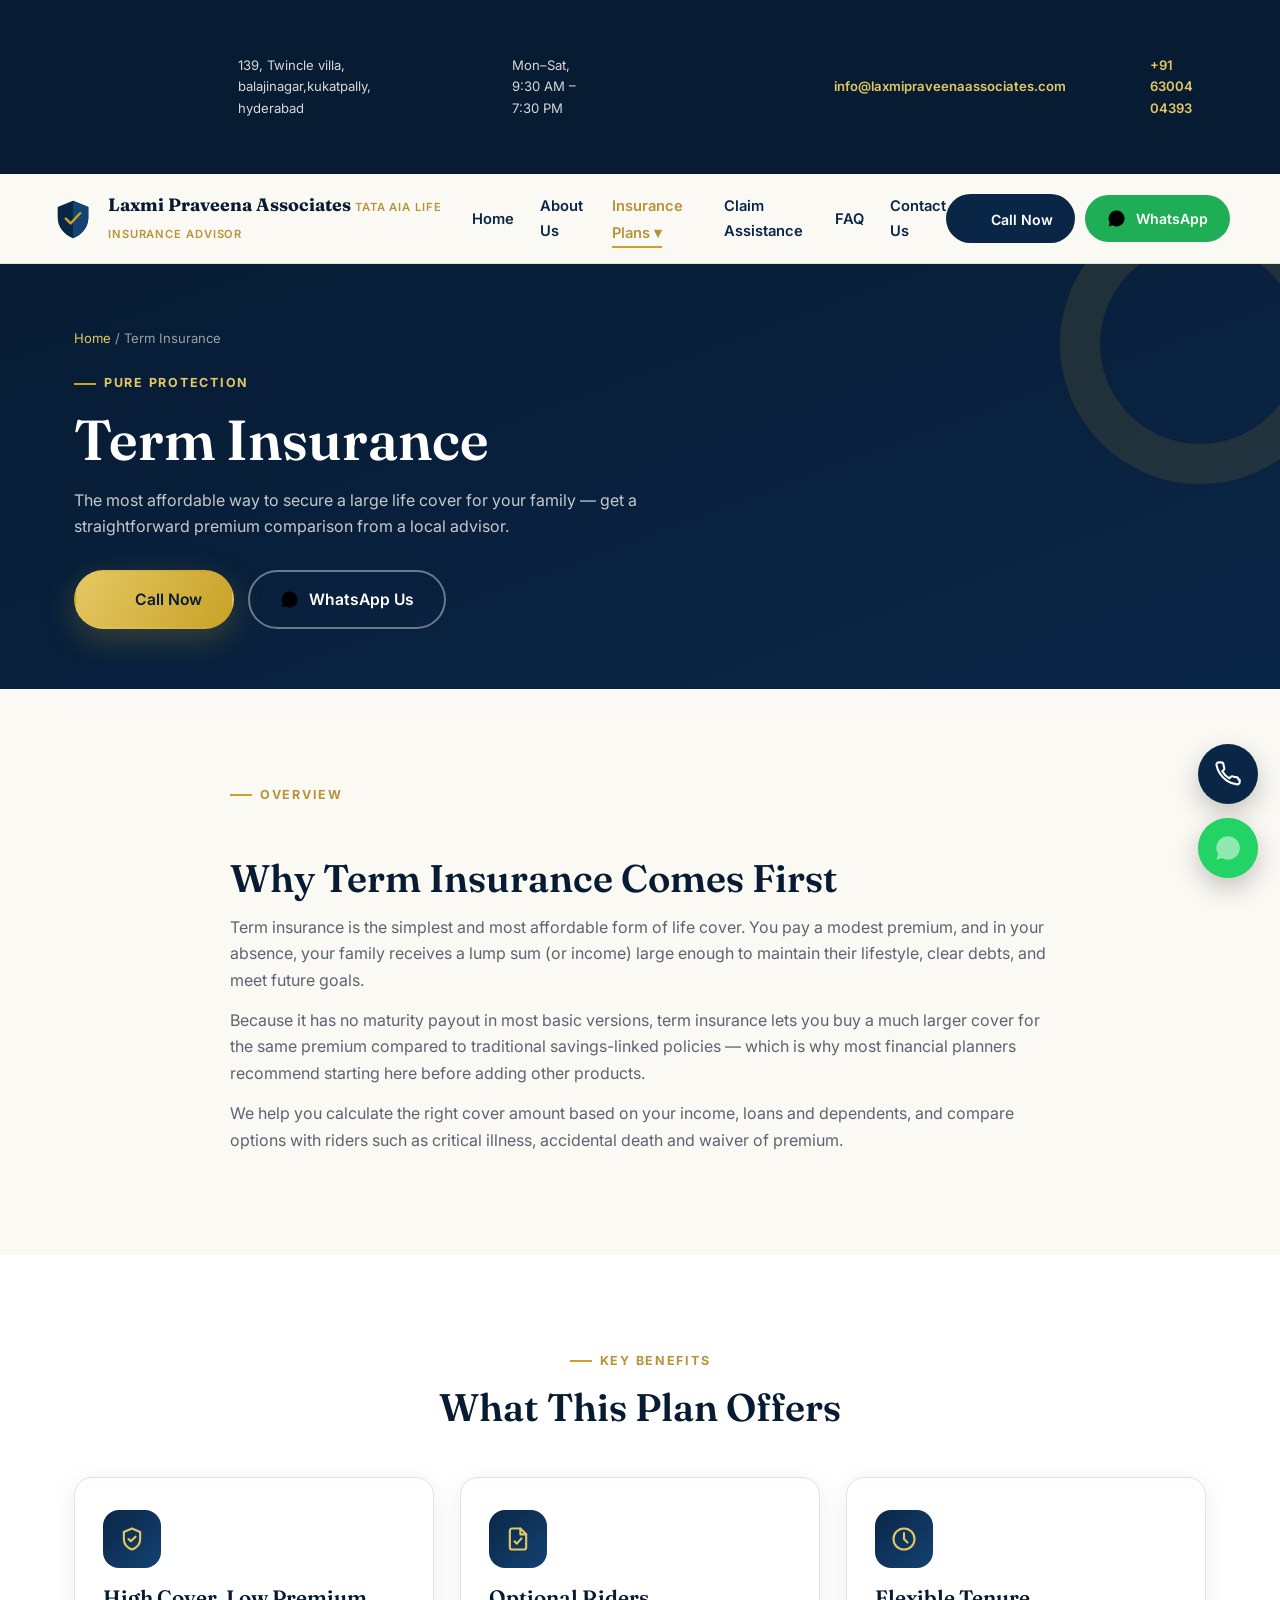
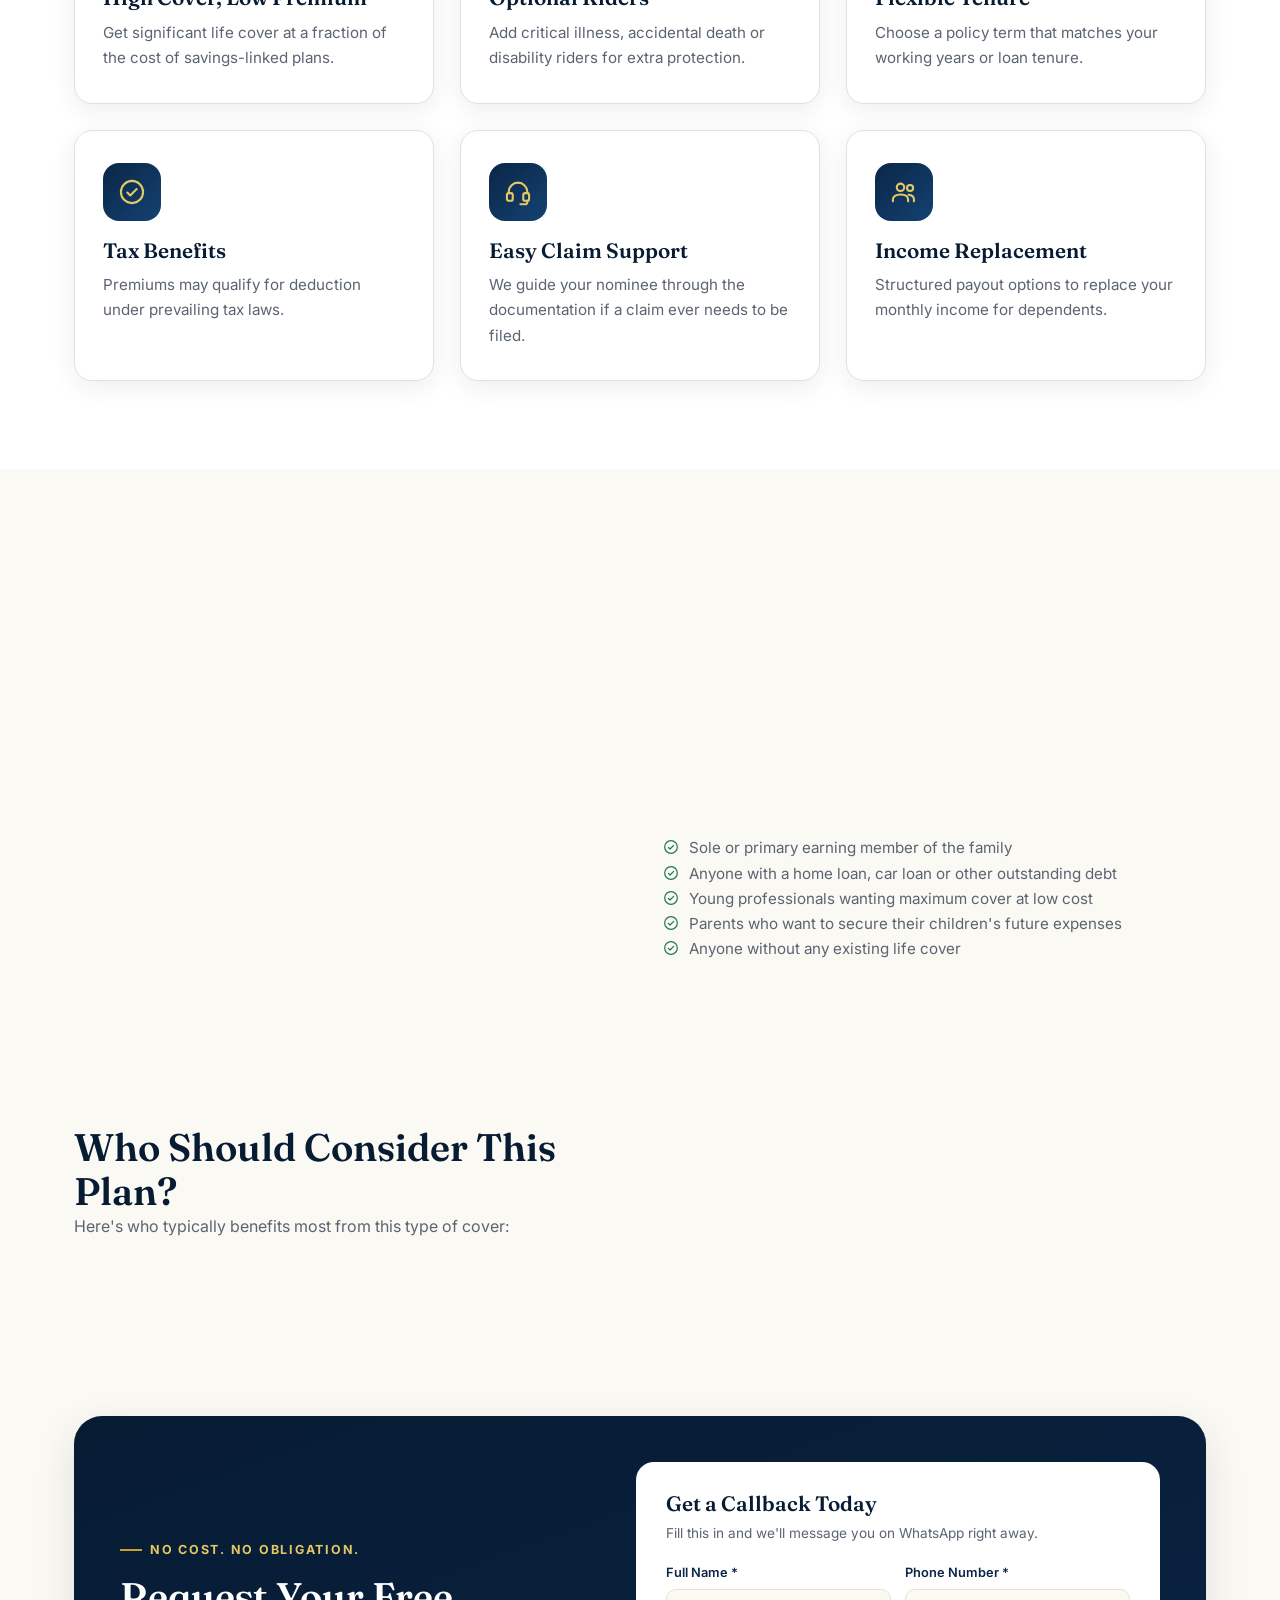
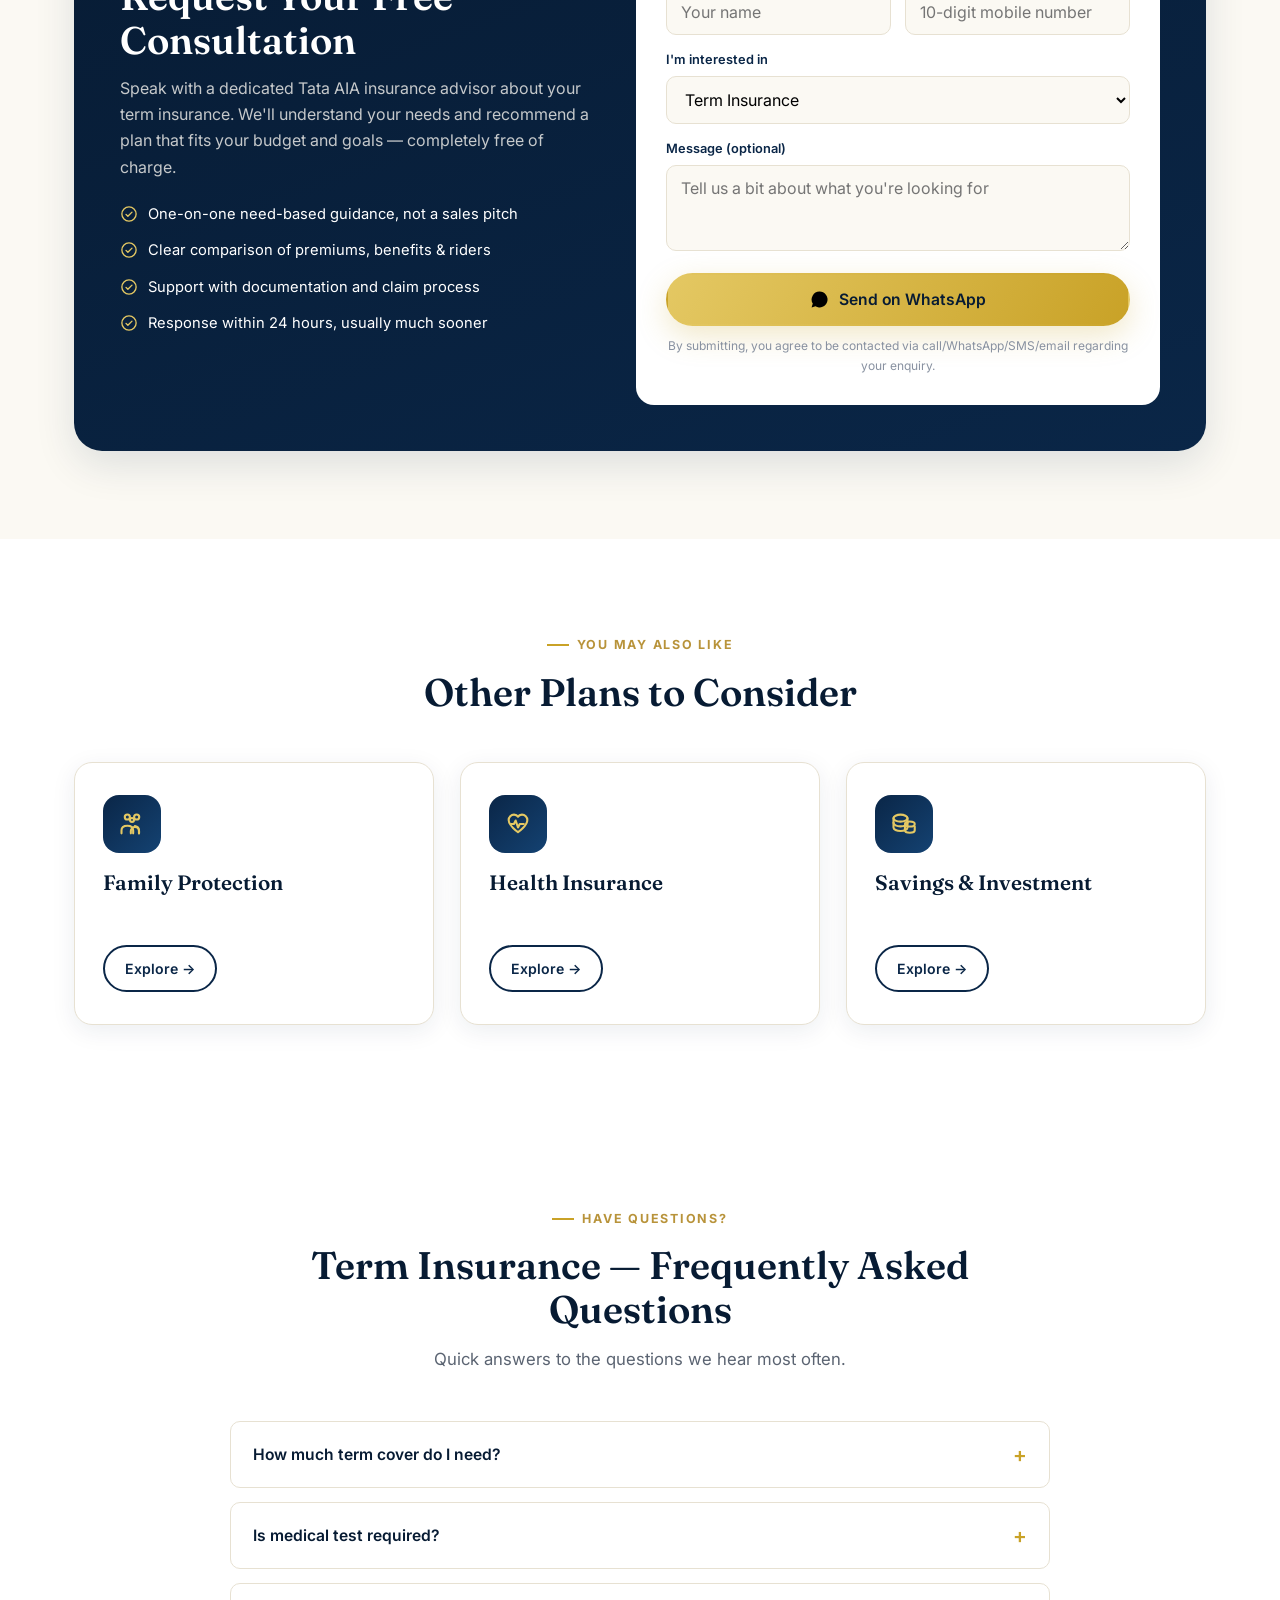
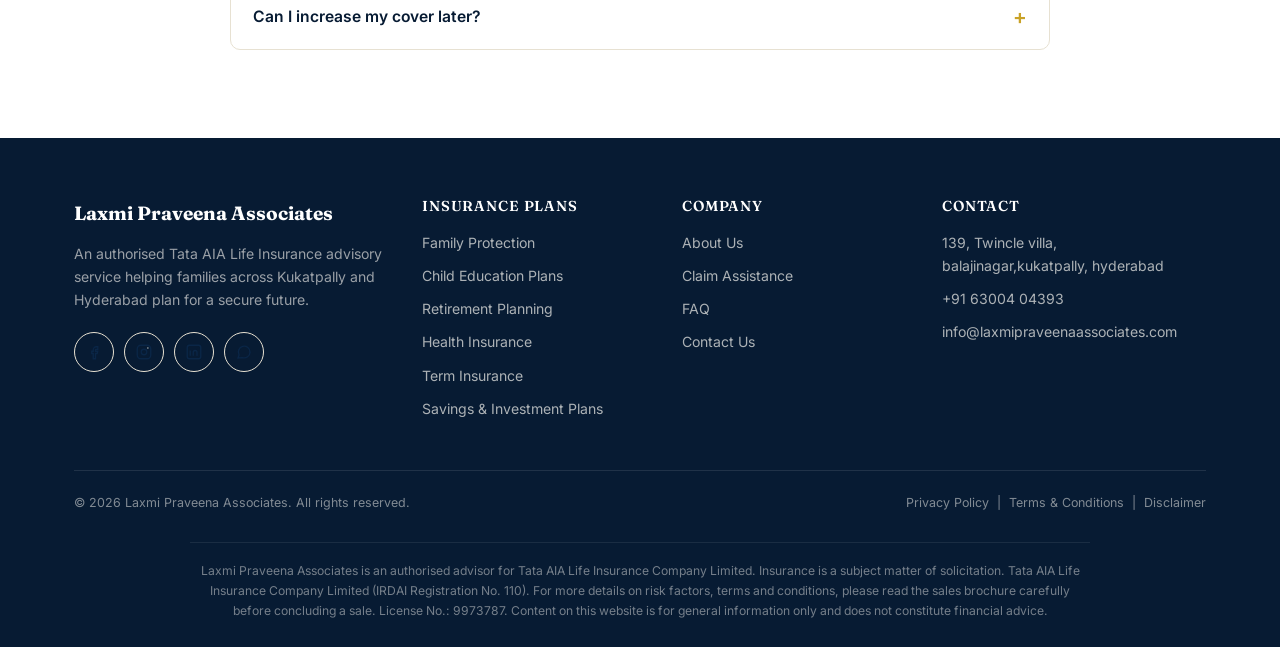
<file: term-insurance.html>
<!DOCTYPE html>
<html lang="en">
<head>
<meta charset="UTF-8">
<meta name="viewport" content="width=device-width, initial-scale=1.0">
<title>Term Insurance Plans in Hyderabad | Tata AIA | Laxmi Praveena Associates</title>
<meta name="description" content="Compare Tata AIA term insurance plans in Kukatpally, Hyderabad. High life cover at affordable premiums. Free consultation and premium comparison.">
<meta name="keywords" content="Term Insurance Hyderabad, Tata AIA Insurance Kukatpally, Life Insurance Advisor Kukatpally">
<meta name="robots" content="index, follow">
<link rel="canonical" href="https://www.laxmipraveenaassociates.com/term-insurance.html">
<meta name="author" content="Laxmi Praveena Associates">
<meta name="geo.region" content="IN-TG">
<meta name="geo.placename" content="Kukatpally, Hyderabad">

<!-- Open Graph -->
<meta property="og:type" content="website">
<meta property="og:title" content="Term Insurance Plans in Hyderabad | Tata AIA | Laxmi Praveena Associates">
<meta property="og:description" content="Compare Tata AIA term insurance plans in Kukatpally, Hyderabad. High life cover at affordable premiums. Free consultation and premium comparison.">
<meta property="og:url" content="https://www.laxmipraveenaassociates.com/term-insurance.html">
<meta property="og:site_name" content="Laxmi Praveena Associates">
<meta property="og:image" content="https://www.laxmipraveenaassociates.com/images/og-cover.jpg">
<meta property="og:locale" content="en_IN">

<!-- Twitter -->
<meta name="twitter:card" content="summary_large_image">
<meta name="twitter:title" content="Term Insurance Plans in Hyderabad | Tata AIA | Laxmi Praveena Associates">
<meta name="twitter:description" content="Compare Tata AIA term insurance plans in Kukatpally, Hyderabad. High life cover at affordable premiums. Free consultation and premium comparison.">

<link rel="icon" type="image/svg+xml" href="images/favicon.svg">
<link rel="preconnect" href="https://fonts.googleapis.com">
<link rel="preconnect" href="https://fonts.gstatic.com" crossorigin>
<link href="https://fonts.googleapis.com/css2?family=Fraunces:wght@500;600;700&family=Inter:wght@400;500;600;700;800&display=swap" rel="stylesheet">
<link rel="stylesheet" href="css/style.css">

</head>
<body>
<div class="topbar">
    <div class="container">
      <div class="topbar-links">
        <span><svg viewBox="0 0 24 24" fill="none" stroke-width="1.8" stroke-linecap="round" stroke-linejoin="round"><path d="M21 10c0 6-9 12-9 12s-9-6-9-12a9 9 0 0118 0z"/><circle cx="12" cy="10" r="3"/></svg> 139, Twincle villa, balajinagar,kukatpally, hyderabad</span>
        <span><svg viewBox="0 0 24 24" fill="none" stroke-width="1.8" stroke-linecap="round" stroke-linejoin="round"><circle cx="12" cy="12" r="9"/><path d="M12 7v5l3 3"/></svg> Mon–Sat, 9:30 AM – 7:30 PM</span>
      </div>
      <div class="topbar-links">
        <span><svg viewBox="0 0 24 24" fill="none" stroke-width="1.8" stroke-linecap="round" stroke-linejoin="round"><rect x="2" y="4" width="20" height="16" rx="2"/><path d="M2 6l10 7 10-7"/></svg> <a href="mailto:info@laxmipraveenaassociates.com">info@laxmipraveenaassociates.com</a></span>
        <span><svg viewBox="0 0 24 24" fill="none" stroke-width="1.8" stroke-linecap="round" stroke-linejoin="round"><path d="M22 16.9v2a2 2 0 01-2.2 2 19.8 19.8 0 01-8.6-3.1 19.5 19.5 0 01-6-6A19.8 19.8 0 012.1 4.2 2 2 0 014.1 2h2a2 2 0 012 1.7c.1.9.3 1.8.6 2.7a2 2 0 01-.4 2.1L7.1 9.7a16 16 0 006 6l1.2-1.2a2 2 0 012.1-.4c.9.3 1.8.5 2.7.6a2 2 0 011.9 2.2z"/></svg> <a href="tel:+919000000000">+91 63004 04393</a></span>
      </div>
    </div>
  </div>

  <header class="site-header">
    <div class="container nav-wrap">
      <a href="index.html" class="brand">
        <svg class="brand-mark" viewBox="0 0 48 48" fill="none">
          <path d="M24 5l16 6.5v11C40 33 33 40.5 24 44 15 40.5 8 33 8 22.5v-11L24 5z" fill="#0A2647"/>
          <path d="M24 5l16 6.5v11C40 33 33 40.5 24 44" fill="#144272"/>
          <path d="M16.5 23.5l5 5 10-10.5" stroke="#C9A227" stroke-width="2.6" stroke-linecap="round" stroke-linejoin="round" fill="none"/>
        </svg>
        <span class="brand-text">
          <span class="name">Laxmi Praveena Associates</span>
          <span class="tag">Tata AIA Life Insurance Advisor</span>
        </span>
      </a>

      <nav class="main-nav">
        <a href="index.html" class="">Home</a>
            <a href="about.html" class="">About Us</a>
            <div class="has-dropdown">
              <a href="insurance-plans.html" class="active">Insurance Plans ▾</a>
              <div class="dropdown">
                <a href="family-protection.html">Family Protection</a>
<a href="child-education-plans.html">Child Education Plans</a>
<a href="retirement-planning.html">Retirement Planning</a>
<a href="health-insurance.html">Health Insurance</a>
<a href="term-insurance.html">Term Insurance</a>
<a href="savings-investment-plans.html">Savings & Investment Plans</a>
              </div>
            </div>
            <a href="claim-assistance.html" class="">Claim Assistance</a>
            <a href="faq.html" class="">FAQ</a>
            <a href="contact.html" class="">Contact Us</a>
      </nav>

      <div class="nav-actions">
        <a href="tel:+919000000000" class="btn btn-navy btn-sm"><span class="btn-text"><svg viewBox="0 0 24 24" fill="none" stroke-width="1.8" stroke-linecap="round" stroke-linejoin="round"><path d="M22 16.9v2a2 2 0 01-2.2 2 19.8 19.8 0 01-8.6-3.1 19.5 19.5 0 01-6-6A19.8 19.8 0 012.1 4.2 2 2 0 014.1 2h2a2 2 0 012 1.7c.1.9.3 1.8.6 2.7a2 2 0 01-.4 2.1L7.1 9.7a16 16 0 006 6l1.2-1.2a2 2 0 012.1-.4c.9.3 1.8.5 2.7.6a2 2 0 011.9 2.2z"/></svg> Call Now</span></a>
        <a data-whatsapp-link="Hello! I would like to know more about Tata AIA Life Insurance plans." target="_blank" rel="noopener" class="btn btn-whatsapp btn-sm"><svg viewBox="0 0 24 24"><path d="M17.5 14.4c-.3-.1-1.6-.8-1.9-.9-.2-.1-.4-.1-.6.1-.2.3-.7.9-.8 1-.2.2-.3.2-.5.1-.3-.1-1.2-.4-2.2-1.4-.8-.7-1.4-1.6-1.5-1.9-.2-.3 0-.4.1-.6l.4-.5c.1-.2.2-.3.2-.5.1-.2 0-.4 0-.5L10 7.8c-.2-.4-.4-.4-.6-.4h-.5c-.2 0-.5.1-.7.3-.3.3-1 1-1 2.4s1 2.8 1.2 3c.1.2 2 3 4.8 4.3.7.3 1.2.4 1.6.6.7.2 1.3.2 1.8.1.5-.1 1.6-.7 1.9-1.3.2-.6.2-1.1.2-1.2-.1-.2-.3-.2-.6-.4z"/><path d="M12 2a10 10 0 00-8.5 15.2L2 22l4.9-1.5A10 10 0 1012 2z"/></svg> <span class="btn-text">WhatsApp</span></a>
        <button class="menu-toggle" aria-label="Open menu"><span></span><span></span><span></span></button>
      </div>
    </div>
  </header>
<section class="page-hero">
    <div class="container">
      <div class="breadcrumb"><a href="index.html">Home</a> / Term Insurance</div>
      <span class="eyebrow">Pure Protection</span>
      <h1>Term Insurance</h1>
      <p>The most affordable way to secure a large life cover for your family — get a straightforward premium comparison from a local advisor.</p>
      <div class="cta-row">
        <a href="tel:+919000000000" class="btn btn-gold"><svg viewBox="0 0 24 24" fill="none" stroke-width="1.8" stroke-linecap="round" stroke-linejoin="round"><path d="M22 16.9v2a2 2 0 01-2.2 2 19.8 19.8 0 01-8.6-3.1 19.5 19.5 0 01-6-6A19.8 19.8 0 012.1 4.2 2 2 0 014.1 2h2a2 2 0 012 1.7c.1.9.3 1.8.6 2.7a2 2 0 01-.4 2.1L7.1 9.7a16 16 0 006 6l1.2-1.2a2 2 0 012.1-.4c.9.3 1.8.5 2.7.6a2 2 0 011.9 2.2z"/></svg> Call Now</a>
        <a data-whatsapp-link="Hello! I would like to enquire about Term Insurance." target="_blank" rel="noopener" class="btn btn-outline"><svg viewBox="0 0 24 24"><path d="M17.5 14.4c-.3-.1-1.6-.8-1.9-.9-.2-.1-.4-.1-.6.1-.2.3-.7.9-.8 1-.2.2-.3.2-.5.1-.3-.1-1.2-.4-2.2-1.4-.8-.7-1.4-1.6-1.5-1.9-.2-.3 0-.4.1-.6l.4-.5c.1-.2.2-.3.2-.5.1-.2 0-.4 0-.5L10 7.8c-.2-.4-.4-.4-.6-.4h-.5c-.2 0-.5.1-.7.3-.3.3-1 1-1 2.4s1 2.8 1.2 3c.1.2 2 3 4.8 4.3.7.3 1.2.4 1.6.6.7.2 1.3.2 1.8.1.5-.1 1.6-.7 1.9-1.3.2-.6.2-1.1.2-1.2-.1-.2-.3-.2-.6-.4z"/><path d="M12 2a10 10 0 00-8.5 15.2L2 22l4.9-1.5A10 10 0 1012 2z"/></svg> WhatsApp Us</a>
      </div>
    </div>
  </section>

<section class="section">
    <div class="container">
      <div class="content-block reveal">
        <span class="eyebrow">Overview</span>
        <h2>Why Term Insurance Comes First</h2>
        <p>Term insurance is the simplest and most affordable form of life cover. You pay a modest premium, and in your absence, your family receives a lump sum (or income) large enough to maintain their lifestyle, clear debts, and meet future goals.</p>
<p>Because it has no maturity payout in most basic versions, term insurance lets you buy a much larger cover for the same premium compared to traditional savings-linked policies — which is why most financial planners recommend starting here before adding other products.</p>
<p>We help you calculate the right cover amount based on your income, loans and dependents, and compare options with riders such as critical illness, accidental death and waiver of premium.</p>
      </div>
    </div>
  </section>

<section class="section section-alt">
    <div class="container">
      <div class="section-head center reveal">
        <span class="eyebrow">Key Benefits</span>
        <h2>What This Plan Offers</h2>
      </div>
      <div class="grid-3">
        <div class="card reveal">
          <div class="icon-wrap"><svg viewBox="0 0 24 24" fill="none" stroke-width="1.8" stroke-linecap="round" stroke-linejoin="round"><path d="M12 3l7 3v6c0 4.5-3 7.5-7 9-4-1.5-7-4.5-7-9V6l7-3z"/><path d="M9 12l2 2 4-4"/></svg></div>
          <h3>High Cover, Low Premium</h3>
          <p>Get significant life cover at a fraction of the cost of savings-linked plans.</p>
        </div>
<div class="card reveal">
          <div class="icon-wrap"><svg viewBox="0 0 24 24" fill="none" stroke-width="1.8" stroke-linecap="round" stroke-linejoin="round"><path d="M14 3H7a2 2 0 00-2 2v14a2 2 0 002 2h10a2 2 0 002-2V8z"/><path d="M14 3v5h5"/><path d="M9 14l2 2 4-4.5"/></svg></div>
          <h3>Optional Riders</h3>
          <p>Add critical illness, accidental death or disability riders for extra protection.</p>
        </div>
<div class="card reveal">
          <div class="icon-wrap"><svg viewBox="0 0 24 24" fill="none" stroke-width="1.8" stroke-linecap="round" stroke-linejoin="round"><circle cx="12" cy="12" r="9"/><path d="M12 7v5l3 3"/></svg></div>
          <h3>Flexible Tenure</h3>
          <p>Choose a policy term that matches your working years or loan tenure.</p>
        </div>
<div class="card reveal">
          <div class="icon-wrap"><svg viewBox="0 0 24 24" fill="none" stroke-width="1.8" stroke-linecap="round" stroke-linejoin="round"><circle cx="12" cy="12" r="9.5"/><path d="M8 12.5l2.5 2.5L16 9.5"/></svg></div>
          <h3>Tax Benefits</h3>
          <p>Premiums may qualify for deduction under prevailing tax laws.</p>
        </div>
<div class="card reveal">
          <div class="icon-wrap"><svg viewBox="0 0 24 24" fill="none" stroke-width="1.8" stroke-linecap="round" stroke-linejoin="round"><path d="M4 13v-1a8 8 0 0116 0v1"/><rect x="2.5" y="13" width="5" height="6.5" rx="1.6"/><rect x="16.5" y="13" width="5" height="6.5" rx="1.6"/><path d="M20 19.5v1a2 2 0 01-2 2h-4"/></svg></div>
          <h3>Easy Claim Support</h3>
          <p>We guide your nominee through the documentation if a claim ever needs to be filed.</p>
        </div>
<div class="card reveal">
          <div class="icon-wrap"><svg viewBox="0 0 24 24" fill="none" stroke-width="1.8" stroke-linecap="round" stroke-linejoin="round"><circle cx="9" cy="8" r="3.2"/><path d="M2.5 20v-1.5c0-2.5 2.4-4.3 6.5-4.3s6.5 1.8 6.5 4.3V20"/><circle cx="17.2" cy="8.6" r="2.6"/><path d="M16 14.4c2.6.3 4.5 1.8 4.5 3.9V20"/></svg></div>
          <h3>Income Replacement</h3>
          <p>Structured payout options to replace your monthly income for dependents.</p>
        </div>
      </div>
    </div>
  </section>

<section class="section">
    <div class="container two-col">
      <div class="reveal">
        <div class="icon-wrap" style="margin-bottom:18px;"><svg viewBox="0 0 24 24" fill="none" stroke-width="1.8" stroke-linecap="round" stroke-linejoin="round"><path d="M2 11a10 10 0 0120 0z"/><path d="M12 11v8a2 2 0 01-3.5 1.3"/><path d="M12 2v2"/></svg></div>
        <h2>Who Should Consider This Plan?</h2>
        <p>Here's who typically benefits most from this type of cover:</p>
      </div>
      <div class="reveal">
        <ul class="content-block" style="max-width:100%;">
          <li><svg viewBox="0 0 24 24" fill="none" stroke-width="1.8" stroke-linecap="round" stroke-linejoin="round"><circle cx="12" cy="12" r="9.5"/><path d="M8 12.5l2.5 2.5L16 9.5"/></svg> Sole or primary earning member of the family</li>
<li><svg viewBox="0 0 24 24" fill="none" stroke-width="1.8" stroke-linecap="round" stroke-linejoin="round"><circle cx="12" cy="12" r="9.5"/><path d="M8 12.5l2.5 2.5L16 9.5"/></svg> Anyone with a home loan, car loan or other outstanding debt</li>
<li><svg viewBox="0 0 24 24" fill="none" stroke-width="1.8" stroke-linecap="round" stroke-linejoin="round"><circle cx="12" cy="12" r="9.5"/><path d="M8 12.5l2.5 2.5L16 9.5"/></svg> Young professionals wanting maximum cover at low cost</li>
<li><svg viewBox="0 0 24 24" fill="none" stroke-width="1.8" stroke-linecap="round" stroke-linejoin="round"><circle cx="12" cy="12" r="9.5"/><path d="M8 12.5l2.5 2.5L16 9.5"/></svg> Parents who want to secure their children's future expenses</li>
<li><svg viewBox="0 0 24 24" fill="none" stroke-width="1.8" stroke-linecap="round" stroke-linejoin="round"><circle cx="12" cy="12" r="9.5"/><path d="M8 12.5l2.5 2.5L16 9.5"/></svg> Anyone without any existing life cover</li>
        </ul>
      </div>
    </div>
  </section>

<section class="section" id="free-consultation">
    <div class="container">
      <div class="consult-panel reveal">
        <div class="consult-copy">
          <span class="eyebrow">No Cost. No Obligation.</span>
          <h2>Request Your Free Consultation</h2>
          <p>Speak with a dedicated Tata AIA insurance advisor about your term insurance. We'll understand your needs and recommend a plan that fits your budget and goals — completely free of charge.</p>
          <ul class="consult-points">
            <li><svg viewBox="0 0 24 24" fill="none" stroke-width="1.8" stroke-linecap="round" stroke-linejoin="round"><circle cx="12" cy="12" r="9.5"/><path d="M8 12.5l2.5 2.5L16 9.5"/></svg> One-on-one need-based guidance, not a sales pitch</li>
            <li><svg viewBox="0 0 24 24" fill="none" stroke-width="1.8" stroke-linecap="round" stroke-linejoin="round"><circle cx="12" cy="12" r="9.5"/><path d="M8 12.5l2.5 2.5L16 9.5"/></svg> Clear comparison of premiums, benefits &amp; riders</li>
            <li><svg viewBox="0 0 24 24" fill="none" stroke-width="1.8" stroke-linecap="round" stroke-linejoin="round"><circle cx="12" cy="12" r="9.5"/><path d="M8 12.5l2.5 2.5L16 9.5"/></svg> Support with documentation and claim process</li>
            <li><svg viewBox="0 0 24 24" fill="none" stroke-width="1.8" stroke-linecap="round" stroke-linejoin="round"><circle cx="12" cy="12" r="9.5"/><path d="M8 12.5l2.5 2.5L16 9.5"/></svg> Response within 24 hours, usually much sooner</li>
          </ul>
        </div>
        <div>
          <form class="lead-form" novalidate>
            <div class="form-success">Thank you! Click "Send on WhatsApp" below and hit send in WhatsApp to reach us instantly.</div>
            <h3>Get a Callback Today</h3>
            <p class="form-sub">Fill this in and we'll message you on WhatsApp right away.</p>
            <div class="form-row">
              <div class="form-group">
                <label for="fname">Full Name *</label>
                <input type="text" id="fname" name="name" placeholder="Your name" required>
              </div>
              <div class="form-group">
                <label for="fphone">Phone Number *</label>
                <input type="tel" id="fphone" name="phone" placeholder="10-digit mobile number" required>
              </div>
            </div>
            <div class="form-group">
              <label for="finterest">I'm interested in</label>
              <select id="finterest" name="interest">
                <option>Term Insurance</option>
                <option>Family Protection Plan</option>
                <option>Child Education Plan</option>
                <option>Retirement Planning</option>
                <option>Health Insurance</option>
                <option>Savings &amp; Investment Plan</option>
                <option>Claim Assistance</option>
                <option>Not sure — please guide me</option>
              </select>
            </div>
            <div class="form-group">
              <label for="fmsg">Message (optional)</label>
              <textarea id="fmsg" name="message" rows="3" placeholder="Tell us a bit about what you're looking for"></textarea>
            </div>
            <button type="submit" class="btn btn-gold btn-block"><svg viewBox="0 0 24 24"><path d="M17.5 14.4c-.3-.1-1.6-.8-1.9-.9-.2-.1-.4-.1-.6.1-.2.3-.7.9-.8 1-.2.2-.3.2-.5.1-.3-.1-1.2-.4-2.2-1.4-.8-.7-1.4-1.6-1.5-1.9-.2-.3 0-.4.1-.6l.4-.5c.1-.2.2-.3.2-.5.1-.2 0-.4 0-.5L10 7.8c-.2-.4-.4-.4-.6-.4h-.5c-.2 0-.5.1-.7.3-.3.3-1 1-1 2.4s1 2.8 1.2 3c.1.2 2 3 4.8 4.3.7.3 1.2.4 1.6.6.7.2 1.3.2 1.8.1.5-.1 1.6-.7 1.9-1.3.2-.6.2-1.1.2-1.2-.1-.2-.3-.2-.6-.4z"/><path d="M12 2a10 10 0 00-8.5 15.2L2 22l4.9-1.5A10 10 0 1012 2z"/></svg> Send on WhatsApp</button>
            <p class="form-note">By submitting, you agree to be contacted via call/WhatsApp/SMS/email regarding your enquiry.</p>
          </form>
        </div>
      </div>
    </div>
  </section>

<section class="section section-alt">
    <div class="container">
      <div class="section-head center reveal">
        <span class="eyebrow">You May Also Like</span>
        <h2>Other Plans to Consider</h2>
      </div>
      <div class="grid-3">
        <div class="card reveal"><div class="icon-wrap"><svg viewBox="0 0 24 24" fill="none" stroke-width="1.8" stroke-linecap="round" stroke-linejoin="round"><circle cx="8" cy="6" r="2.2"/><circle cx="16" cy="6" r="2.2"/><circle cx="12" cy="8.5" r="1.7"/><path d="M3 20v-2.5C3 15 5 13.5 8 13.5s5 1.5 5 4V20"/><path d="M11 20v-2c0-2 1.6-3.4 3.5-3.4S18 16 18 18v2"/><path d="M14.5 13.7c1.7.3 3.5 1.6 3.5 3.8V20"/></svg></div><h3>Family Protection</h3><a href="family-protection.html" class="btn btn-outline-navy btn-sm mt-40">Explore →</a></div>
<div class="card reveal"><div class="icon-wrap"><svg viewBox="0 0 24 24" fill="none" stroke-width="1.8" stroke-linecap="round" stroke-linejoin="round"><path d="M20 8.6c0-2.6-2.1-4.6-4.6-4.6-1.5 0-2.8.7-3.4 1.8-.6-1.1-1.9-1.8-3.4-1.8C6.1 4 4 6 4 8.6 4 13.5 12 19 12 19s8-5.5 8-10.4z"/><path d="M6 12h2.5l1.5-3 2 6 1.5-3H17"/></svg></div><h3>Health Insurance</h3><a href="health-insurance.html" class="btn btn-outline-navy btn-sm mt-40">Explore →</a></div>
<div class="card reveal"><div class="icon-wrap"><svg viewBox="0 0 24 24" fill="none" stroke-width="1.8" stroke-linecap="round" stroke-linejoin="round"><ellipse cx="9" cy="7" rx="6" ry="3"/><path d="M3 7v4c0 1.7 2.7 3 6 3s6-1.3 6-3V7"/><path d="M3 11v4c0 1.7 2.7 3 6 3s6-1.3 6-3v-4"/><ellipse cx="17" cy="12" rx="4.2" ry="2.2"/><path d="M12.8 14.2v3.2c0 1.2 1.9 2.1 4.2 2.1s4.2-.9 4.2-2.1v-3.2"/></svg></div><h3>Savings & Investment</h3><a href="savings-investment-plans.html" class="btn btn-outline-navy btn-sm mt-40">Explore →</a></div>
      </div>
    </div>
  </section>

<section class="section section-alt" id="faq">
    <div class="container">
      <div class="section-head center reveal">
        <span class="eyebrow">Have Questions?</span>
        <h2>Term Insurance — Frequently Asked Questions</h2>
        <p>Quick answers to the questions we hear most often.</p>
      </div>
      <div class="faq-list content-block reveal">
        <div class="faq-item">
          <button class="faq-q"><span>How much term cover do I need?</span><span class="plus">+</span></button>
          <div class="faq-a"><p>A common guideline is 10-15 times your annual income, adjusted for loans and future goals like children's education. We can calculate a personalised figure for you.</p></div>
        </div>
<div class="faq-item">
          <button class="faq-q"><span>Is medical test required?</span><span class="plus">+</span></button>
          <div class="faq-a"><p>Depending on your age and the cover amount, a basic medical check-up may be required. We'll guide you through the process if applicable.</p></div>
        </div>
<div class="faq-item">
          <button class="faq-q"><span>Can I increase my cover later?</span><span class="plus">+</span></button>
          <div class="faq-a"><p>Some plans offer options to increase cover at specific life stages such as marriage or childbirth, subject to policy terms.</p></div>
        </div>
      </div>
    </div>
  </section>

<footer class="site-footer">
    <div class="container">
      <div class="footer-grid">
        <div class="footer-brand">
          <span class="name">Laxmi Praveena Associates</span>
          <p>An authorised Tata AIA Life Insurance advisory service helping families across Kukatpally and Hyderabad plan for a secure future.</p>
          <div class="social-row">
            <a href="https://www.facebook.com/" target="_blank" rel="noopener" aria-label="Facebook"><svg viewBox="0 0 24 24" fill="none" stroke-width="1.8"><path d="M15 8.5h2V5h-2c-2.2 0-4 1.8-4 4v2H9v3h2v7h3v-7h2.2l.8-3H14V9c0-.3.2-.5.5-.5z"/></svg></a>
            <a href="https://www.instagram.com/" target="_blank" rel="noopener" aria-label="Instagram"><svg viewBox="0 0 24 24" fill="none" stroke-width="1.8"><rect x="3" y="3" width="18" height="18" rx="5"/><circle cx="12" cy="12" r="3.7"/><circle cx="17.2" cy="6.8" r="1" fill="currentColor" stroke="none"/></svg></a>
            <a href="https://www.linkedin.com/" target="_blank" rel="noopener" aria-label="LinkedIn"><svg viewBox="0 0 24 24" fill="none" stroke-width="1.8"><rect x="3" y="3" width="18" height="18" rx="3"/><path d="M7 10v7M7 7.2v.1M11 17v-4.5c0-1.4 1-2.5 2.5-2.5s2.5 1.1 2.5 2.5V17"/></svg></a>
            <a data-whatsapp-link="Hello! I found you on your website." target="_blank" rel="noopener" aria-label="WhatsApp"><svg viewBox="0 0 24 24" fill="none" stroke-width="1.8"><path d="M4 20l1.4-4.2A7.8 7.8 0 1110 19.5L4 20z"/></svg></a>
          </div>
        </div>
        <div class="footer-col">
          <h4>Insurance Plans</h4>
          <a href="family-protection.html">Family Protection</a>
<a href="child-education-plans.html">Child Education Plans</a>
<a href="retirement-planning.html">Retirement Planning</a>
<a href="health-insurance.html">Health Insurance</a>
<a href="term-insurance.html">Term Insurance</a>
<a href="savings-investment-plans.html">Savings & Investment Plans</a>
        </div>
        <div class="footer-col">
          <h4>Company</h4>
          <a href="about.html">About Us</a>
          <a href="claim-assistance.html">Claim Assistance</a>
          <a href="faq.html">FAQ</a>
          <a href="contact.html">Contact Us</a>
        </div>
        <div class="footer-col">
          <h4>Contact</h4>
          <span>139, Twincle villa, balajinagar,kukatpally, hyderabad</span>
          <a href="tel:+919000000000">+91 63004 04393</a>
          <a href="mailto:info@laxmipraveenaassociates.com">info@laxmipraveenaassociates.com</a>
        </div>
      </div>
      <div class="footer-bottom">
        <span>© <span id="year"></span> Laxmi Praveena Associates. All rights reserved.</span>
        <div>
          <a href="privacy-policy.html">Privacy Policy</a> &nbsp;|&nbsp;
          <a href="terms-conditions.html">Terms &amp; Conditions</a> &nbsp;|&nbsp;
          <a href="disclaimer.html">Disclaimer</a>
        </div>
      </div>
      <p class="irdai-note">Laxmi Praveena Associates is an authorised advisor for Tata AIA Life Insurance Company Limited. Insurance is a subject matter of solicitation. Tata AIA Life Insurance Company Limited (IRDAI Registration No. 110). For more details on risk factors, terms and conditions, please read the sales brochure carefully before concluding a sale. License No.: 9973787. Content on this website is for general information only and does not constitute financial advice.</p>
    </div>
  </footer>
  <script>document.getElementById('year').textContent = new Date().getFullYear();</script>
<div class="floating-actions">
    <a href="tel:+919000000000" class="fab fab-call" aria-label="Call Now" title="Call Now"><svg viewBox="0 0 24 24" fill="none" stroke-width="1.8" stroke-linecap="round" stroke-linejoin="round"><path d="M22 16.9v2a2 2 0 01-2.2 2 19.8 19.8 0 01-8.6-3.1 19.5 19.5 0 01-6-6A19.8 19.8 0 012.1 4.2 2 2 0 014.1 2h2a2 2 0 012 1.7c.1.9.3 1.8.6 2.7a2 2 0 01-.4 2.1L7.1 9.7a16 16 0 006 6l1.2-1.2a2 2 0 012.1-.4c.9.3 1.8.5 2.7.6a2 2 0 011.9 2.2z"/></svg></a>
    <a data-whatsapp-link="Hello! I would like a free consultation about Tata AIA Life Insurance plans." target="_blank" rel="noopener" class="fab fab-whatsapp fab-pulse" aria-label="Chat on WhatsApp" title="WhatsApp Us"><svg viewBox="0 0 24 24"><path d="M17.5 14.4c-.3-.1-1.6-.8-1.9-.9-.2-.1-.4-.1-.6.1-.2.3-.7.9-.8 1-.2.2-.3.2-.5.1-.3-.1-1.2-.4-2.2-1.4-.8-.7-1.4-1.6-1.5-1.9-.2-.3 0-.4.1-.6l.4-.5c.1-.2.2-.3.2-.5.1-.2 0-.4 0-.5L10 7.8c-.2-.4-.4-.4-.6-.4h-.5c-.2 0-.5.1-.7.3-.3.3-1 1-1 2.4s1 2.8 1.2 3c.1.2 2 3 4.8 4.3.7.3 1.2.4 1.6.6.7.2 1.3.2 1.8.1.5-.1 1.6-.7 1.9-1.3.2-.6.2-1.1.2-1.2-.1-.2-.3-.2-.6-.4z"/><path d="M12 2a10 10 0 00-8.5 15.2L2 22l4.9-1.5A10 10 0 1012 2z"/></svg></a>
  </div>
<script src="js/script.js"></script>
</body>
</html>
</file>
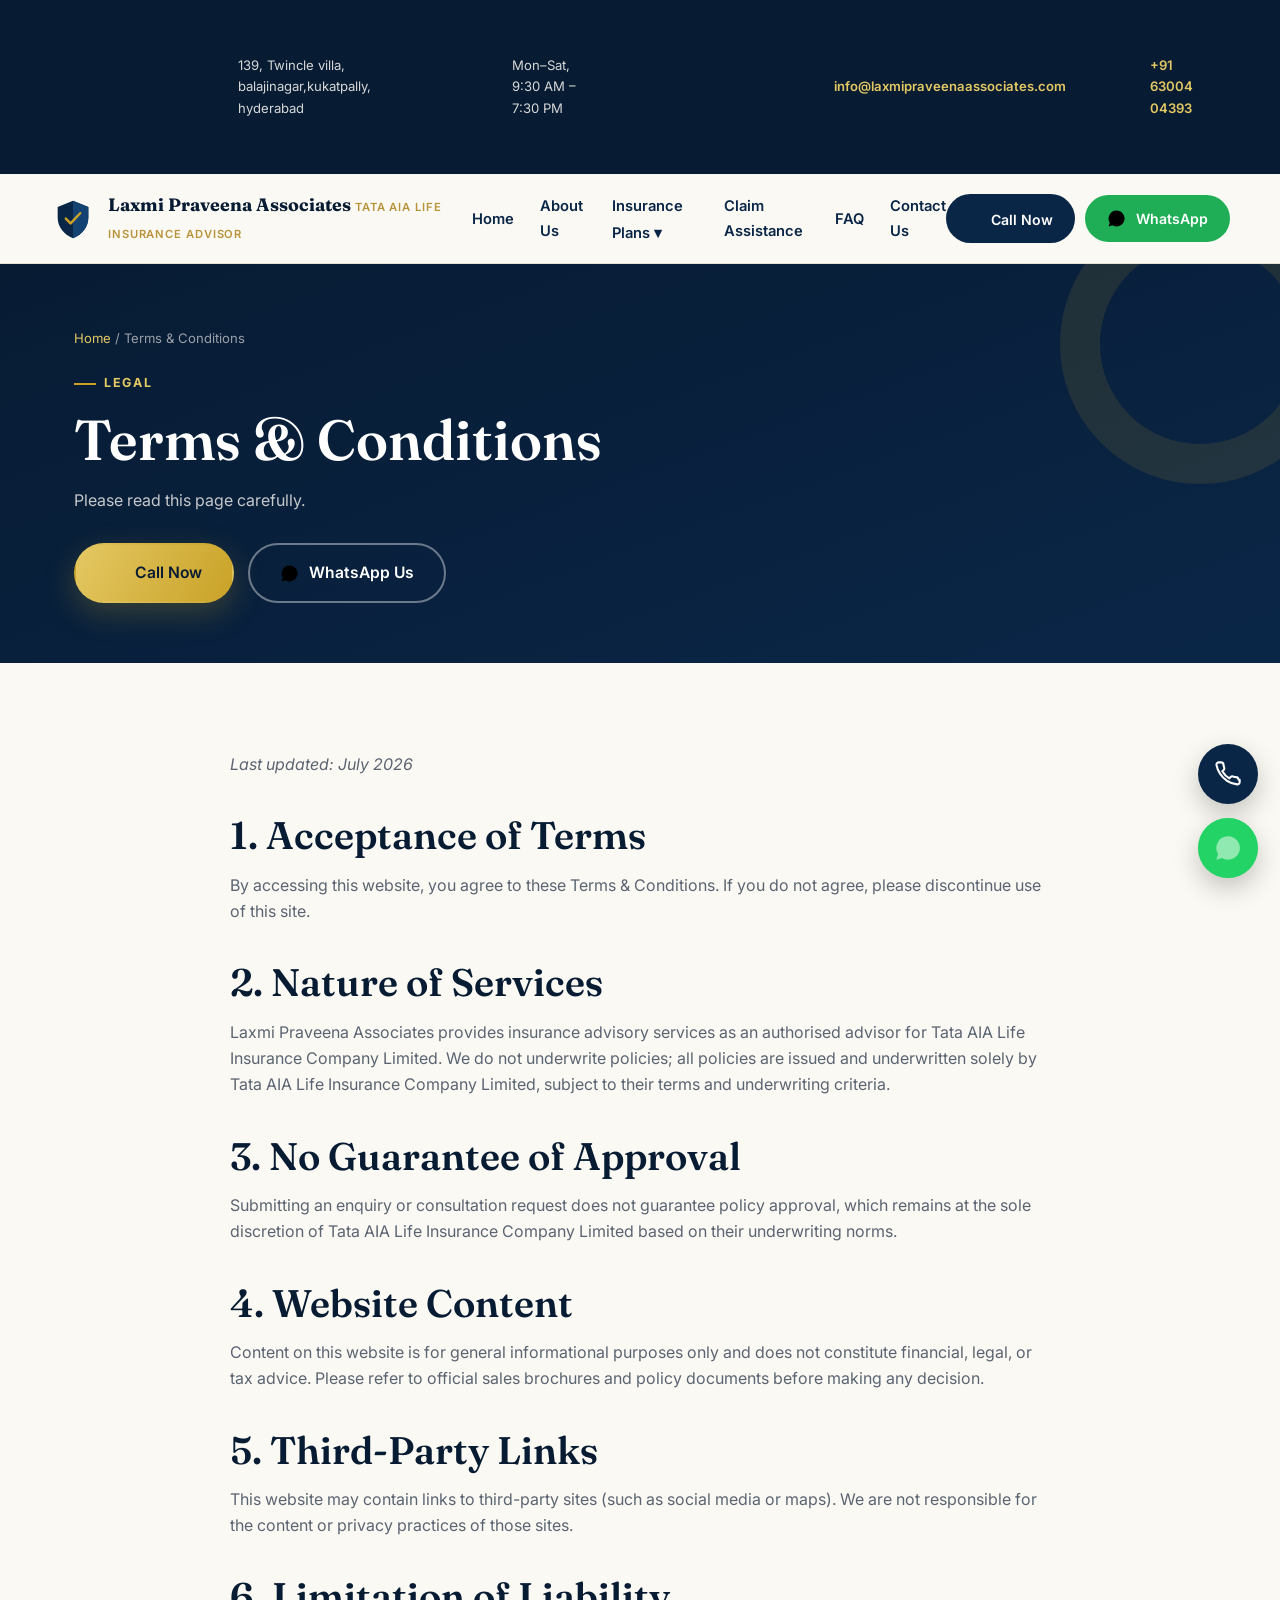
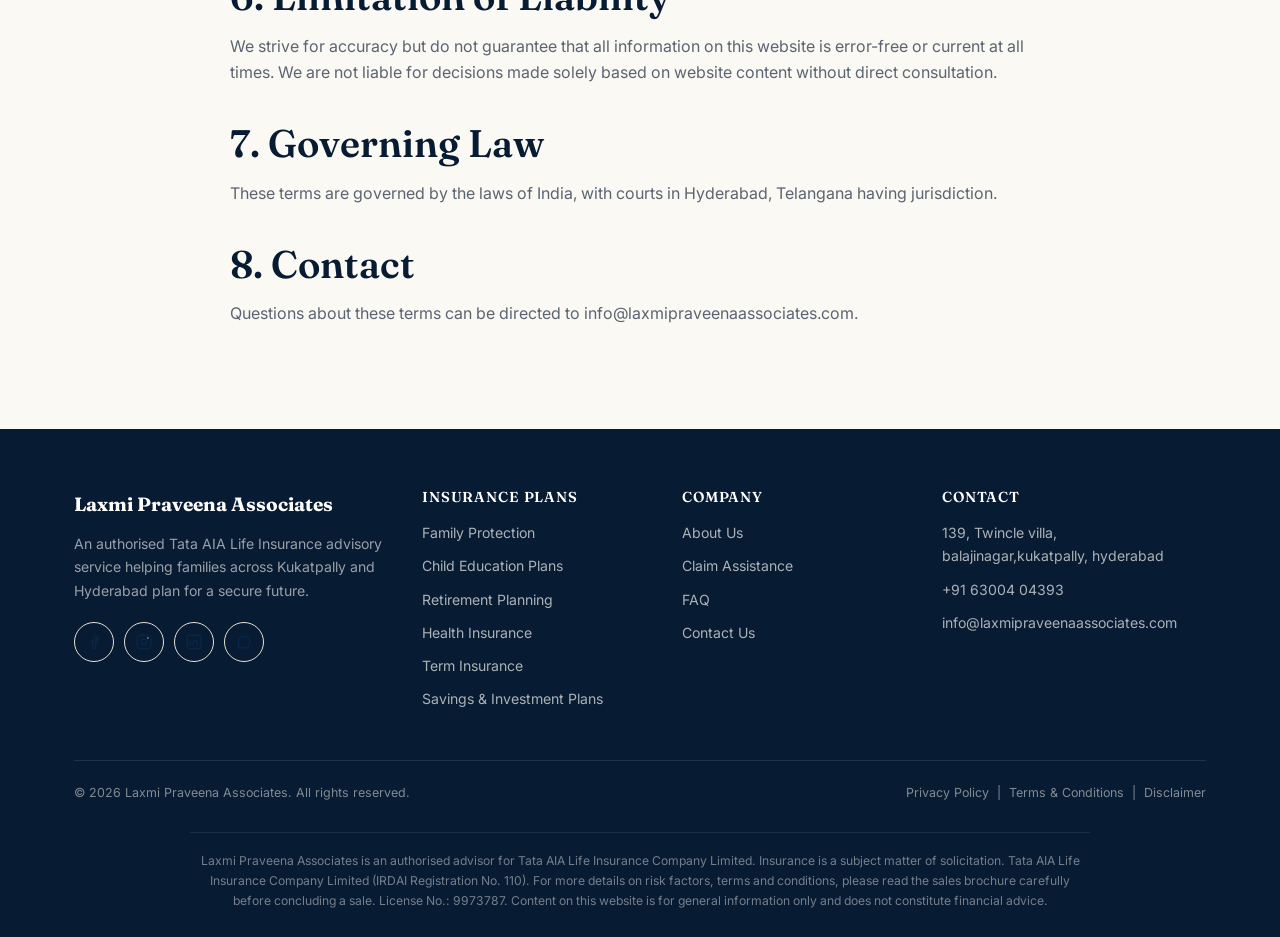
<file: terms-conditions.html>
<!DOCTYPE html>
<html lang="en">
<head>
<meta charset="UTF-8">
<meta name="viewport" content="width=device-width, initial-scale=1.0">
<title>Terms &amp; Conditions | Laxmi Praveena Associates</title>
<meta name="description" content="Terms &amp; Conditions for Laxmi Praveena Associates, Tata AIA Life Insurance advisor in Kukatpally, Hyderabad.">
<meta name="keywords" content="Laxmi Praveena Associates">
<meta name="robots" content="index, follow">
<link rel="canonical" href="https://www.laxmipraveenaassociates.com/terms-conditions.html">
<meta name="author" content="Laxmi Praveena Associates">
<meta name="geo.region" content="IN-TG">
<meta name="geo.placename" content="Kukatpally, Hyderabad">

<!-- Open Graph -->
<meta property="og:type" content="website">
<meta property="og:title" content="Terms &amp; Conditions | Laxmi Praveena Associates">
<meta property="og:description" content="Terms &amp; Conditions for Laxmi Praveena Associates, Tata AIA Life Insurance advisor in Kukatpally, Hyderabad.">
<meta property="og:url" content="https://www.laxmipraveenaassociates.com/terms-conditions.html">
<meta property="og:site_name" content="Laxmi Praveena Associates">
<meta property="og:image" content="https://www.laxmipraveenaassociates.com/images/og-cover.jpg">
<meta property="og:locale" content="en_IN">

<!-- Twitter -->
<meta name="twitter:card" content="summary_large_image">
<meta name="twitter:title" content="Terms &amp; Conditions | Laxmi Praveena Associates">
<meta name="twitter:description" content="Terms &amp; Conditions for Laxmi Praveena Associates, Tata AIA Life Insurance advisor in Kukatpally, Hyderabad.">

<link rel="icon" type="image/svg+xml" href="images/favicon.svg">
<link rel="preconnect" href="https://fonts.googleapis.com">
<link rel="preconnect" href="https://fonts.gstatic.com" crossorigin>
<link href="https://fonts.googleapis.com/css2?family=Fraunces:wght@500;600;700&family=Inter:wght@400;500;600;700;800&display=swap" rel="stylesheet">
<link rel="stylesheet" href="css/style.css">

</head>
<body>
<div class="topbar">
    <div class="container">
      <div class="topbar-links">
        <span><svg viewBox="0 0 24 24" fill="none" stroke-width="1.8" stroke-linecap="round" stroke-linejoin="round"><path d="M21 10c0 6-9 12-9 12s-9-6-9-12a9 9 0 0118 0z"/><circle cx="12" cy="10" r="3"/></svg> 139, Twincle villa, balajinagar,kukatpally, hyderabad</span>
        <span><svg viewBox="0 0 24 24" fill="none" stroke-width="1.8" stroke-linecap="round" stroke-linejoin="round"><circle cx="12" cy="12" r="9"/><path d="M12 7v5l3 3"/></svg> Mon–Sat, 9:30 AM – 7:30 PM</span>
      </div>
      <div class="topbar-links">
        <span><svg viewBox="0 0 24 24" fill="none" stroke-width="1.8" stroke-linecap="round" stroke-linejoin="round"><rect x="2" y="4" width="20" height="16" rx="2"/><path d="M2 6l10 7 10-7"/></svg> <a href="mailto:info@laxmipraveenaassociates.com">info@laxmipraveenaassociates.com</a></span>
        <span><svg viewBox="0 0 24 24" fill="none" stroke-width="1.8" stroke-linecap="round" stroke-linejoin="round"><path d="M22 16.9v2a2 2 0 01-2.2 2 19.8 19.8 0 01-8.6-3.1 19.5 19.5 0 01-6-6A19.8 19.8 0 012.1 4.2 2 2 0 014.1 2h2a2 2 0 012 1.7c.1.9.3 1.8.6 2.7a2 2 0 01-.4 2.1L7.1 9.7a16 16 0 006 6l1.2-1.2a2 2 0 012.1-.4c.9.3 1.8.5 2.7.6a2 2 0 011.9 2.2z"/></svg> <a href="tel:+919000000000">+91 63004 04393</a></span>
      </div>
    </div>
  </div>

  <header class="site-header">
    <div class="container nav-wrap">
      <a href="index.html" class="brand">
        <svg class="brand-mark" viewBox="0 0 48 48" fill="none">
          <path d="M24 5l16 6.5v11C40 33 33 40.5 24 44 15 40.5 8 33 8 22.5v-11L24 5z" fill="#0A2647"/>
          <path d="M24 5l16 6.5v11C40 33 33 40.5 24 44" fill="#144272"/>
          <path d="M16.5 23.5l5 5 10-10.5" stroke="#C9A227" stroke-width="2.6" stroke-linecap="round" stroke-linejoin="round" fill="none"/>
        </svg>
        <span class="brand-text">
          <span class="name">Laxmi Praveena Associates</span>
          <span class="tag">Tata AIA Life Insurance Advisor</span>
        </span>
      </a>

      <nav class="main-nav">
        <a href="index.html" class="">Home</a>
            <a href="about.html" class="">About Us</a>
            <div class="has-dropdown">
              <a href="insurance-plans.html" class="">Insurance Plans ▾</a>
              <div class="dropdown">
                <a href="family-protection.html">Family Protection</a>
<a href="child-education-plans.html">Child Education Plans</a>
<a href="retirement-planning.html">Retirement Planning</a>
<a href="health-insurance.html">Health Insurance</a>
<a href="term-insurance.html">Term Insurance</a>
<a href="savings-investment-plans.html">Savings & Investment Plans</a>
              </div>
            </div>
            <a href="claim-assistance.html" class="">Claim Assistance</a>
            <a href="faq.html" class="">FAQ</a>
            <a href="contact.html" class="">Contact Us</a>
      </nav>

      <div class="nav-actions">
        <a href="tel:+919000000000" class="btn btn-navy btn-sm"><span class="btn-text"><svg viewBox="0 0 24 24" fill="none" stroke-width="1.8" stroke-linecap="round" stroke-linejoin="round"><path d="M22 16.9v2a2 2 0 01-2.2 2 19.8 19.8 0 01-8.6-3.1 19.5 19.5 0 01-6-6A19.8 19.8 0 012.1 4.2 2 2 0 014.1 2h2a2 2 0 012 1.7c.1.9.3 1.8.6 2.7a2 2 0 01-.4 2.1L7.1 9.7a16 16 0 006 6l1.2-1.2a2 2 0 012.1-.4c.9.3 1.8.5 2.7.6a2 2 0 011.9 2.2z"/></svg> Call Now</span></a>
        <a data-whatsapp-link="Hello! I would like to know more about Tata AIA Life Insurance plans." target="_blank" rel="noopener" class="btn btn-whatsapp btn-sm"><svg viewBox="0 0 24 24"><path d="M17.5 14.4c-.3-.1-1.6-.8-1.9-.9-.2-.1-.4-.1-.6.1-.2.3-.7.9-.8 1-.2.2-.3.2-.5.1-.3-.1-1.2-.4-2.2-1.4-.8-.7-1.4-1.6-1.5-1.9-.2-.3 0-.4.1-.6l.4-.5c.1-.2.2-.3.2-.5.1-.2 0-.4 0-.5L10 7.8c-.2-.4-.4-.4-.6-.4h-.5c-.2 0-.5.1-.7.3-.3.3-1 1-1 2.4s1 2.8 1.2 3c.1.2 2 3 4.8 4.3.7.3 1.2.4 1.6.6.7.2 1.3.2 1.8.1.5-.1 1.6-.7 1.9-1.3.2-.6.2-1.1.2-1.2-.1-.2-.3-.2-.6-.4z"/><path d="M12 2a10 10 0 00-8.5 15.2L2 22l4.9-1.5A10 10 0 1012 2z"/></svg> <span class="btn-text">WhatsApp</span></a>
        <button class="menu-toggle" aria-label="Open menu"><span></span><span></span><span></span></button>
      </div>
    </div>
  </header>
<section class="page-hero">
    <div class="container">
      <div class="breadcrumb"><a href="index.html">Home</a> / Terms &amp; Conditions</div>
      <span class="eyebrow">Legal</span>
      <h1>Terms &amp; Conditions</h1>
      <p>Please read this page carefully.</p>
      <div class="cta-row">
        <a href="tel:+919000000000" class="btn btn-gold"><svg viewBox="0 0 24 24" fill="none" stroke-width="1.8" stroke-linecap="round" stroke-linejoin="round"><path d="M22 16.9v2a2 2 0 01-2.2 2 19.8 19.8 0 01-8.6-3.1 19.5 19.5 0 01-6-6A19.8 19.8 0 012.1 4.2 2 2 0 014.1 2h2a2 2 0 012 1.7c.1.9.3 1.8.6 2.7a2 2 0 01-.4 2.1L7.1 9.7a16 16 0 006 6l1.2-1.2a2 2 0 012.1-.4c.9.3 1.8.5 2.7.6a2 2 0 011.9 2.2z"/></svg> Call Now</a>
        <a data-whatsapp-link="Hello! I would like to enquire about Terms &amp; Conditions." target="_blank" rel="noopener" class="btn btn-outline"><svg viewBox="0 0 24 24"><path d="M17.5 14.4c-.3-.1-1.6-.8-1.9-.9-.2-.1-.4-.1-.6.1-.2.3-.7.9-.8 1-.2.2-.3.2-.5.1-.3-.1-1.2-.4-2.2-1.4-.8-.7-1.4-1.6-1.5-1.9-.2-.3 0-.4.1-.6l.4-.5c.1-.2.2-.3.2-.5.1-.2 0-.4 0-.5L10 7.8c-.2-.4-.4-.4-.6-.4h-.5c-.2 0-.5.1-.7.3-.3.3-1 1-1 2.4s1 2.8 1.2 3c.1.2 2 3 4.8 4.3.7.3 1.2.4 1.6.6.7.2 1.3.2 1.8.1.5-.1 1.6-.7 1.9-1.3.2-.6.2-1.1.2-1.2-.1-.2-.3-.2-.6-.4z"/><path d="M12 2a10 10 0 00-8.5 15.2L2 22l4.9-1.5A10 10 0 1012 2z"/></svg> WhatsApp Us</a>
      </div>
    </div>
  </section>
<section class="section">
    <div class="container">
      <div class="content-block reveal">
        
<p><em>Last updated: July 2026</em></p>
<h2>1. Acceptance of Terms</h2>
<p>By accessing this website, you agree to these Terms &amp; Conditions. If you do not agree, please discontinue use of this site.</p>
<h2>2. Nature of Services</h2>
<p>Laxmi Praveena Associates provides insurance advisory services as an authorised advisor for Tata AIA Life Insurance Company Limited. We do not underwrite policies; all policies are issued and underwritten solely by Tata AIA Life Insurance Company Limited, subject to their terms and underwriting criteria.</p>
<h2>3. No Guarantee of Approval</h2>
<p>Submitting an enquiry or consultation request does not guarantee policy approval, which remains at the sole discretion of Tata AIA Life Insurance Company Limited based on their underwriting norms.</p>
<h2>4. Website Content</h2>
<p>Content on this website is for general informational purposes only and does not constitute financial, legal, or tax advice. Please refer to official sales brochures and policy documents before making any decision.</p>
<h2>5. Third-Party Links</h2>
<p>This website may contain links to third-party sites (such as social media or maps). We are not responsible for the content or privacy practices of those sites.</p>
<h2>6. Limitation of Liability</h2>
<p>We strive for accuracy but do not guarantee that all information on this website is error-free or current at all times. We are not liable for decisions made solely based on website content without direct consultation.</p>
<h2>7. Governing Law</h2>
<p>These terms are governed by the laws of India, with courts in Hyderabad, Telangana having jurisdiction.</p>
<h2>8. Contact</h2>
<p>Questions about these terms can be directed to <a href="mailto:info@laxmipraveenaassociates.com">info@laxmipraveenaassociates.com</a>.</p>

      </div>
    </div>
  </section>

<footer class="site-footer">
    <div class="container">
      <div class="footer-grid">
        <div class="footer-brand">
          <span class="name">Laxmi Praveena Associates</span>
          <p>An authorised Tata AIA Life Insurance advisory service helping families across Kukatpally and Hyderabad plan for a secure future.</p>
          <div class="social-row">
            <a href="https://www.facebook.com/" target="_blank" rel="noopener" aria-label="Facebook"><svg viewBox="0 0 24 24" fill="none" stroke-width="1.8"><path d="M15 8.5h2V5h-2c-2.2 0-4 1.8-4 4v2H9v3h2v7h3v-7h2.2l.8-3H14V9c0-.3.2-.5.5-.5z"/></svg></a>
            <a href="https://www.instagram.com/" target="_blank" rel="noopener" aria-label="Instagram"><svg viewBox="0 0 24 24" fill="none" stroke-width="1.8"><rect x="3" y="3" width="18" height="18" rx="5"/><circle cx="12" cy="12" r="3.7"/><circle cx="17.2" cy="6.8" r="1" fill="currentColor" stroke="none"/></svg></a>
            <a href="https://www.linkedin.com/" target="_blank" rel="noopener" aria-label="LinkedIn"><svg viewBox="0 0 24 24" fill="none" stroke-width="1.8"><rect x="3" y="3" width="18" height="18" rx="3"/><path d="M7 10v7M7 7.2v.1M11 17v-4.5c0-1.4 1-2.5 2.5-2.5s2.5 1.1 2.5 2.5V17"/></svg></a>
            <a data-whatsapp-link="Hello! I found you on your website." target="_blank" rel="noopener" aria-label="WhatsApp"><svg viewBox="0 0 24 24" fill="none" stroke-width="1.8"><path d="M4 20l1.4-4.2A7.8 7.8 0 1110 19.5L4 20z"/></svg></a>
          </div>
        </div>
        <div class="footer-col">
          <h4>Insurance Plans</h4>
          <a href="family-protection.html">Family Protection</a>
<a href="child-education-plans.html">Child Education Plans</a>
<a href="retirement-planning.html">Retirement Planning</a>
<a href="health-insurance.html">Health Insurance</a>
<a href="term-insurance.html">Term Insurance</a>
<a href="savings-investment-plans.html">Savings & Investment Plans</a>
        </div>
        <div class="footer-col">
          <h4>Company</h4>
          <a href="about.html">About Us</a>
          <a href="claim-assistance.html">Claim Assistance</a>
          <a href="faq.html">FAQ</a>
          <a href="contact.html">Contact Us</a>
        </div>
        <div class="footer-col">
          <h4>Contact</h4>
          <span>139, Twincle villa, balajinagar,kukatpally, hyderabad</span>
          <a href="tel:+919000000000">+91 63004 04393</a>
          <a href="mailto:info@laxmipraveenaassociates.com">info@laxmipraveenaassociates.com</a>
        </div>
      </div>
      <div class="footer-bottom">
        <span>© <span id="year"></span> Laxmi Praveena Associates. All rights reserved.</span>
        <div>
          <a href="privacy-policy.html">Privacy Policy</a> &nbsp;|&nbsp;
          <a href="terms-conditions.html">Terms &amp; Conditions</a> &nbsp;|&nbsp;
          <a href="disclaimer.html">Disclaimer</a>
        </div>
      </div>
      <p class="irdai-note">Laxmi Praveena Associates is an authorised advisor for Tata AIA Life Insurance Company Limited. Insurance is a subject matter of solicitation. Tata AIA Life Insurance Company Limited (IRDAI Registration No. 110). For more details on risk factors, terms and conditions, please read the sales brochure carefully before concluding a sale. License No.: 9973787. Content on this website is for general information only and does not constitute financial advice.</p>
    </div>
  </footer>
  <script>document.getElementById('year').textContent = new Date().getFullYear();</script>
<div class="floating-actions">
    <a href="tel:+919000000000" class="fab fab-call" aria-label="Call Now" title="Call Now"><svg viewBox="0 0 24 24" fill="none" stroke-width="1.8" stroke-linecap="round" stroke-linejoin="round"><path d="M22 16.9v2a2 2 0 01-2.2 2 19.8 19.8 0 01-8.6-3.1 19.5 19.5 0 01-6-6A19.8 19.8 0 012.1 4.2 2 2 0 014.1 2h2a2 2 0 012 1.7c.1.9.3 1.8.6 2.7a2 2 0 01-.4 2.1L7.1 9.7a16 16 0 006 6l1.2-1.2a2 2 0 012.1-.4c.9.3 1.8.5 2.7.6a2 2 0 011.9 2.2z"/></svg></a>
    <a data-whatsapp-link="Hello! I would like a free consultation about Tata AIA Life Insurance plans." target="_blank" rel="noopener" class="fab fab-whatsapp fab-pulse" aria-label="Chat on WhatsApp" title="WhatsApp Us"><svg viewBox="0 0 24 24"><path d="M17.5 14.4c-.3-.1-1.6-.8-1.9-.9-.2-.1-.4-.1-.6.1-.2.3-.7.9-.8 1-.2.2-.3.2-.5.1-.3-.1-1.2-.4-2.2-1.4-.8-.7-1.4-1.6-1.5-1.9-.2-.3 0-.4.1-.6l.4-.5c.1-.2.2-.3.2-.5.1-.2 0-.4 0-.5L10 7.8c-.2-.4-.4-.4-.6-.4h-.5c-.2 0-.5.1-.7.3-.3.3-1 1-1 2.4s1 2.8 1.2 3c.1.2 2 3 4.8 4.3.7.3 1.2.4 1.6.6.7.2 1.3.2 1.8.1.5-.1 1.6-.7 1.9-1.3.2-.6.2-1.1.2-1.2-.1-.2-.3-.2-.6-.4z"/><path d="M12 2a10 10 0 00-8.5 15.2L2 22l4.9-1.5A10 10 0 1012 2z"/></svg></a>
  </div>
<script src="js/script.js"></script>
</body>
</html>
</file>
<file: css/style.css>
/* =========================================================
   Laxmi Praveena Associates — Stylesheet
   Theme: Navy / Gold / Ivory — "Continuous Protection" motif
   ========================================================= */

:root{
  --navy: #0A2647;
  --navy-deep: #071B33;
  --navy-light: #144272;
  --sky: #2E6F9E;
  --gold: #C9A227;
  --gold-light: #E4C863;
  --gold-dim: #B8933A;
  --ivory: #FBF9F3;
  --ivory-2: #F3EFE3;
  --white: #FFFFFF;
  --ink: #1B2430;
  --slate: #5B6472;
  --slate-light: #8891A0;
  --line: #E7E1D2;
  --success: #1E7A4C;

  --font-display: 'Fraunces', Georgia, 'Times New Roman', serif;
  --font-body: 'Inter', -apple-system, BlinkMacSystemFont, 'Segoe UI', sans-serif;

  --radius-sm: 10px;
  --radius-md: 18px;
  --radius-lg: 28px;

  --shadow-soft: 0 6px 24px rgba(10, 38, 71, 0.08);
  --shadow-med: 0 14px 40px rgba(10, 38, 71, 0.12);
  --shadow-gold: 0 10px 30px rgba(201, 162, 39, 0.25);

  --container: 1180px;
}

@media (prefers-reduced-motion: reduce){
  *{ animation-duration: 0.001ms !important; animation-iteration-count: 1 !important; transition-duration: 0.001ms !important; scroll-behavior: auto !important; }
}

*,*::before,*::after{ box-sizing: border-box; margin:0; padding:0; }
html{ scroll-behavior: smooth; }
body{
  font-family: var(--font-body);
  color: var(--ink);
  background: var(--ivory);
  line-height: 1.65;
  -webkit-font-smoothing: antialiased;
  overflow-x: hidden;
}
img{ max-width:100%; display:block; }
a{ color: inherit; text-decoration: none; }
ul{ list-style: none; }
button{ font-family: inherit; cursor:pointer; }
input,textarea,select{ font-family: inherit; font-size: 1rem; }

h1,h2,h3,h4{ font-family: var(--font-display); color: var(--navy-deep); line-height: 1.15; font-weight: 600; }
h1{ font-size: clamp(2.3rem, 4.4vw, 3.6rem); font-weight: 600; }
h2{ font-size: clamp(1.7rem, 3vw, 2.5rem); }
h3{ font-size: 1.3rem; }
p{ color: var(--slate); }

:focus-visible{ outline: 3px solid var(--gold); outline-offset: 2px; }

.container{ max-width: var(--container); margin: 0 auto; padding: 0 24px; }
.section{ padding: 88px 0; }
.section-tight{ padding: 56px 0; }
.section-alt{ background: var(--white); }
.section-navy{ background: linear-gradient(160deg, var(--navy-deep), var(--navy)); color: var(--ivory); }
.section-navy h2, .section-navy h3{ color: var(--white); }
.section-navy p{ color: rgba(251,249,243,0.78); }

.eyebrow{
  display:inline-flex; align-items:center; gap:8px;
  font-size: 0.78rem; letter-spacing: 0.14em; text-transform: uppercase;
  color: var(--gold-dim); font-weight: 700; margin-bottom: 14px;
}
.eyebrow::before{
  content:""; width: 22px; height: 2px; background: var(--gold); display:inline-block;
}
.section-head{ max-width: 680px; margin-bottom: 48px; }
.section-head.center{ margin-left:auto; margin-right:auto; text-align:center; }
.section-head p{ margin-top: 14px; font-size: 1.05rem; }

/* ---------- Buttons ---------- */
.btn{
  display:inline-flex; align-items:center; justify-content:center; gap:10px;
  padding: 15px 30px; border-radius: 999px; font-weight: 600; font-size: 0.98rem;
  border: 2px solid transparent; transition: transform .25s ease, box-shadow .25s ease, background .25s ease;
  white-space: nowrap;
}
.btn svg{ width:19px; height:19px; flex-shrink:0; }
.btn-gold{ background: linear-gradient(120deg, var(--gold-light), var(--gold)); color: var(--navy-deep); box-shadow: var(--shadow-gold); }
.btn-gold:hover{ transform: translateY(-2px); box-shadow: 0 16px 34px rgba(201,162,39,0.35); }
.btn-navy{ background: var(--navy); color: var(--white); }
.btn-navy:hover{ transform: translateY(-2px); background: var(--navy-light); }
.btn-outline{ border-color: rgba(255,255,255,0.4); color: var(--white); background: transparent; }
.btn-outline:hover{ background: rgba(255,255,255,0.1); }
.btn-outline-navy{ border-color: var(--navy); color: var(--navy); background: transparent; }
.btn-outline-navy:hover{ background: var(--navy); color:#fff; }
.btn-whatsapp{ background: #1FAE55; color:#fff; }
.btn-whatsapp:hover{ transform: translateY(-2px); box-shadow: 0 14px 30px rgba(31,174,85,0.32); }
.btn-block{ width:100%; }
.btn-sm{ padding: 10px 20px; font-size: 0.88rem; }

.cta-row{ display:flex; flex-wrap:wrap; gap:14px; margin-top: 30px; }

/* ---------- Top info bar ---------- */
.topbar{
  background: var(--navy-deep); color: rgba(251,249,243,0.85);
  font-size: 0.82rem; padding: 8px 0;
}
.topbar .container{ display:flex; justify-content:space-between; align-items:center; gap: 16px; flex-wrap: wrap; }
.topbar a{ color: var(--gold-light); font-weight: 600; }
.topbar-links{ display:flex; gap: 20px; }
.topbar-links span{ display:inline-flex; align-items:center; gap:6px; }

/* ---------- Header / Nav ---------- */
header.site-header{
  position: sticky; top:0; z-index: 900;
  background: rgba(251,249,243,0.92);
  backdrop-filter: blur(10px);
  border-bottom: 1px solid var(--line);
}
.nav-wrap{ display:flex; align-items:center; justify-content:space-between; padding: 14px 0; }
.brand{ display:flex; align-items:center; gap: 12px; }
.brand-mark{ width: 46px; height:46px; flex-shrink:0; }
.brand-text .name{ font-family: var(--font-display); font-weight:700; font-size: 1.12rem; color: var(--navy-deep); line-height:1.1; }
.brand-text .tag{ font-size: 0.7rem; letter-spacing:0.08em; text-transform:uppercase; color: var(--gold-dim); font-weight:600; }

nav.main-nav{ display:flex; align-items:center; gap: 26px; }
nav.main-nav a{ font-size: 0.92rem; font-weight:600; color: var(--navy); position:relative; padding: 6px 0; }
nav.main-nav a::after{
  content:""; position:absolute; left:0; bottom:0; width:0; height:2px; background: var(--gold);
  transition: width .25s ease;
}
nav.main-nav a:hover::after, nav.main-nav a.active::after{ width:100%; }
nav.main-nav a.active{ color: var(--gold-dim); }

.nav-actions{ display:flex; align-items:center; gap:10px; }
.menu-toggle{ display:none; background:none; border:none; padding:8px; }
.menu-toggle span{ display:block; width:24px; height:2px; background: var(--navy); margin:5px 0; transition: all .25s ease; }

.has-dropdown{ position:relative; }
.dropdown{
  position:absolute; top: 100%; left:50%; transform: translateX(-50%) translateY(8px);
  background:#fff; border-radius: var(--radius-sm); box-shadow: var(--shadow-med);
  min-width: 240px; padding: 10px; opacity:0; visibility:hidden; transition: all .2s ease;
  border: 1px solid var(--line);
}
.has-dropdown:hover .dropdown{ opacity:1; visibility:visible; transform: translateX(-50%) translateY(0); }
.dropdown a{ display:block; padding: 9px 12px; border-radius: 8px; font-size:0.88rem; }
.dropdown a:hover{ background: var(--ivory-2); }
.dropdown a::after{ display:none; }

/* ---------- Hero ---------- */
.hero{ position:relative; overflow:hidden; padding: 70px 0 90px; background: var(--ivory); }
.hero::before{
  content:""; position:absolute; inset:0;
  background: radial-gradient(circle at 82% 20%, rgba(201,162,39,0.14), transparent 45%),
              radial-gradient(circle at 10% 90%, rgba(10,38,71,0.08), transparent 40%);
  pointer-events:none;
}
.hero-grid{ display:grid; grid-template-columns: 1.05fr 0.95fr; gap: 50px; align-items:center; position:relative; }
.hero-copy .eyebrow{ opacity:0; animation: fadeUp .7s ease forwards; }
.hero-copy h1{ opacity:0; animation: fadeUp .7s ease .1s forwards; }
.hero-copy p.lead{ opacity:0; animation: fadeUp .7s ease .22s forwards; font-size: 1.12rem; margin-top:18px; max-width: 540px; }
.hero-copy .cta-row{ opacity:0; animation: fadeUp .7s ease .34s forwards; }
.hero-art{ opacity:0; animation: fadeIn 1s ease .3s forwards; position:relative; }

@keyframes fadeUp{ from{ opacity:0; transform: translateY(18px);} to{ opacity:1; transform:none; } }
@keyframes fadeIn{ from{ opacity:0; } to{ opacity:1; } }

.trust-strip{ display:flex; flex-wrap:wrap; gap: 26px 40px; margin-top: 40px; opacity:0; animation: fadeUp .7s ease .46s forwards; }
.trust-item{ display:flex; flex-direction:column; }
.trust-item b{ font-family: var(--font-display); font-size: 1.5rem; color: var(--navy-deep); }
.trust-item span{ font-size: 0.8rem; color: var(--slate); text-transform:uppercase; letter-spacing:0.05em; }

.shield-ring{ position:absolute; inset:0; display:flex; align-items:center; justify-content:center; }
.shield-ring svg{ width:100%; max-width: 460px; height:auto; }
.orbit{ animation: spin 40s linear infinite; transform-origin: center; }
@keyframes spin{ to{ transform: rotate(360deg); } }

/* ---------- Trust badges / why choose ---------- */
.grid-3{ display:grid; grid-template-columns: repeat(3,1fr); gap: 26px; }
.grid-2{ display:grid; grid-template-columns: repeat(2,1fr); gap: 26px; }
.grid-4{ display:grid; grid-template-columns: repeat(4,1fr); gap: 22px; }

.card{
  background:#fff; border-radius: var(--radius-md); padding: 32px 28px;
  box-shadow: var(--shadow-soft); border: 1px solid var(--line);
  transition: transform .3s ease, box-shadow .3s ease;
}
.card:hover{ transform: translateY(-6px); box-shadow: var(--shadow-med); }
.card .icon-wrap{
  width: 58px; height:58px; border-radius: 16px; display:flex; align-items:center; justify-content:center;
  background: linear-gradient(135deg, var(--navy), var(--navy-light)); margin-bottom: 18px;
}
.card .icon-wrap svg{ width:28px; height:28px; stroke: var(--gold-light); }
.card h3{ margin-bottom: 10px; }
.card p{ font-size: 0.95rem; }

/* Process steps */
.process-track{ display:grid; grid-template-columns: repeat(4,1fr); gap: 26px; position:relative; }
.process-track::before{
  content:""; position:absolute; top:34px; left: 10%; right:10%; height:2px;
  background: repeating-linear-gradient(90deg, var(--gold) 0 10px, transparent 10px 18px);
  z-index:0;
}
.step{ position:relative; z-index:1; text-align:center; }
.step-num{
  width: 68px; height:68px; border-radius:50%; background: var(--white); border: 2px solid var(--gold);
  display:flex; align-items:center; justify-content:center; margin: 0 auto 18px;
  font-family: var(--font-display); font-size: 1.4rem; color: var(--navy-deep); font-weight:700;
  box-shadow: var(--shadow-soft);
}
.step h3{ font-size: 1.05rem; margin-bottom: 8px; }
.step p{ font-size: 0.9rem; }

/* Plans grid */
.plan-card{
  background:#fff; border-radius: var(--radius-md); border:1px solid var(--line); box-shadow: var(--shadow-soft);
  padding: 30px 26px; display:flex; flex-direction:column; gap:14px; transition: transform .3s ease, box-shadow .3s ease;
  position: relative;
}
.plan-card:hover{ transform: translateY(-6px); box-shadow: var(--shadow-med); }
.plan-card .tag-pill{
  position:absolute; top:-12px; right: 22px; background: var(--gold); color:var(--navy-deep);
  padding: 5px 14px; border-radius:999px; font-size:0.72rem; font-weight:700; letter-spacing:0.04em; text-transform:uppercase;
}
.plan-card ul{ display:flex; flex-direction:column; gap:9px; margin: 6px 0 10px; }
.plan-card li{ display:flex; gap:10px; font-size:0.92rem; color: var(--slate); align-items:flex-start; }
.plan-card li svg{ width:17px; height:17px; flex-shrink:0; margin-top:3px; stroke: var(--success); }

/* Testimonials */
.testi-track{ display:grid; grid-template-columns: repeat(3,1fr); gap: 24px; }
.testi-card{
  background:#fff; border-radius: var(--radius-md); padding: 28px; border:1px solid var(--line); box-shadow: var(--shadow-soft);
}
.stars{ color: var(--gold); letter-spacing:2px; margin-bottom:12px; font-size:0.95rem; }
.testi-card p.quote{ font-size:0.95rem; color: var(--ink); font-style:italic; margin-bottom:16px; }
.testi-person{ display:flex; align-items:center; gap:12px; }
.avatar-badge{
  width:46px; height:46px; border-radius:50%; background: linear-gradient(135deg,var(--navy),var(--navy-light));
  display:flex; align-items:center; justify-content:center; color:#fff; font-weight:700; font-family:var(--font-display);
}
.testi-person b{ display:block; font-size:0.92rem; color: var(--navy-deep); }
.testi-person span{ font-size:0.78rem; color: var(--slate); }

/* Form */
.consult-panel{
  background: linear-gradient(160deg, var(--navy-deep), var(--navy)); border-radius: var(--radius-lg);
  padding: 46px; display:grid; grid-template-columns: 1fr 1.1fr; gap: 40px; align-items:center; color:#fff;
  box-shadow: var(--shadow-med);
}
.consult-copy .eyebrow{ color: var(--gold-light); }
.consult-copy h2{ color:#fff; }
.consult-copy p{ color: rgba(251,249,243,0.78); margin-top:12px; }
.consult-points{ margin-top:22px; display:flex; flex-direction:column; gap:12px; }
.consult-points li{ display:flex; gap:10px; font-size:0.92rem; align-items:flex-start; }
.consult-points svg{ width:18px; height:18px; stroke: var(--gold-light); flex-shrink:0; margin-top:3px; }

.lead-form{ background:#fff; border-radius: var(--radius-md); padding: 30px; color: var(--ink); }
.lead-form h3{ margin-bottom: 6px; }
.lead-form p.form-sub{ font-size:0.85rem; margin-bottom:18px; }
.form-row{ display:grid; grid-template-columns: 1fr 1fr; gap:14px; }
.form-group{ margin-bottom: 14px; }
.form-group label{ display:block; font-size:0.8rem; font-weight:600; color: var(--navy); margin-bottom:6px; }
.form-group input, .form-group select, .form-group textarea{
  width:100%; padding: 12px 14px; border-radius: 10px; border: 1.5px solid var(--line); background: var(--ivory);
  transition: border-color .2s ease;
}
.form-group input:focus, .form-group select:focus, .form-group textarea:focus{ border-color: var(--gold); outline:none; }
.form-note{ font-size:0.75rem; color: var(--slate-light); margin-top:10px; text-align:center; }
.form-success{ display:none; background:#e9f7ef; border:1px solid #b7e4c7; color:var(--success); padding:14px; border-radius:10px; font-size:0.88rem; margin-bottom:14px; }

/* FAQ Accordion */
.faq-list{ display:flex; flex-direction:column; gap: 14px; }
.faq-item{ background:#fff; border:1px solid var(--line); border-radius: var(--radius-sm); overflow:hidden; }
.faq-q{
  width:100%; text-align:left; padding: 20px 22px; background:none; border:none;
  display:flex; justify-content:space-between; align-items:center; font-weight:600; color: var(--navy-deep); font-size:0.98rem;
}
.faq-q .plus{ font-size:1.3rem; color: var(--gold); transition: transform .25s ease; flex-shrink:0; margin-left: 14px; }
.faq-item.open .faq-q .plus{ transform: rotate(45deg); }
.faq-a{ max-height:0; overflow:hidden; transition: max-height .3s ease; padding: 0 22px; }
.faq-a p{ padding-bottom: 20px; font-size:0.92rem; }
.faq-item.open .faq-a{ max-height: 400px; }

/* Map + contact */
.map-frame{ border-radius: var(--radius-md); overflow:hidden; box-shadow: var(--shadow-soft); border:1px solid var(--line); }
.map-frame iframe{ width:100%; height: 380px; border:0; display:block; }
.contact-grid{ display:grid; grid-template-columns: 1fr 1fr; gap: 40px; align-items:start; }
.info-list{ display:flex; flex-direction:column; gap:18px; margin-top: 22px; }
.info-item{ display:flex; gap:14px; align-items:flex-start; }
.info-item .icon-wrap{ width:46px; height:46px; border-radius:12px; background: var(--navy); display:flex; align-items:center; justify-content:center; flex-shrink:0; }
.info-item .icon-wrap svg{ width:22px; height:22px; stroke: var(--gold-light); }
.info-item b{ display:block; color: var(--navy-deep); font-size:0.95rem; }
.info-item span, .info-item a{ font-size:0.9rem; color: var(--slate); }

/* Socials */
.social-row{ display:flex; gap:10px; margin-top: 20px; }
.social-row a{
  width:40px; height:40px; border-radius:50%; border:1.5px solid var(--line); display:flex; align-items:center; justify-content:center;
  transition: all .2s ease;
}
.social-row a:hover{ background: var(--navy); border-color: var(--navy); }
.social-row a:hover svg{ stroke:#fff; }
.social-row svg{ width:18px; height:18px; stroke: var(--navy); }

/* Footer */
footer.site-footer{ background: var(--navy-deep); color: rgba(251,249,243,0.72); padding: 60px 0 0; }
.footer-grid{ display:grid; grid-template-columns: 1.4fr 1fr 1fr 1.2fr; gap: 40px; padding-bottom: 40px; border-bottom: 1px solid rgba(255,255,255,0.1); }
.footer-brand .name{ font-family: var(--font-display); color:#fff; font-size:1.2rem; font-weight:700; }
.footer-brand p{ margin-top:12px; font-size:0.88rem; color: rgba(251,249,243,0.6); }
.footer-col h4{ color:#fff; font-size:0.9rem; text-transform:uppercase; letter-spacing:0.06em; margin-bottom:16px; }
.footer-col a, .footer-col span{ display:block; font-size:0.88rem; margin-bottom:10px; color: rgba(251,249,243,0.68); }
.footer-col a:hover{ color: var(--gold-light); }
.footer-bottom{ display:flex; justify-content:space-between; flex-wrap:wrap; gap:10px; padding: 22px 0; font-size:0.78rem; color: rgba(251,249,243,0.5); }
.footer-bottom a{ color: rgba(251,249,243,0.5); }
.footer-bottom a:hover{ color: var(--gold-light); }
.irdai-note{ font-size:0.76rem; color: rgba(251,249,243,0.45); max-width:900px; margin: 0 auto; text-align:center; padding: 18px 0 26px; border-top:1px solid rgba(255,255,255,0.08); margin-top: 6px; }

/* Floating actions */
.floating-actions{ position:fixed; right: 22px; bottom: 22px; z-index: 950; display:flex; flex-direction:column; gap:14px; align-items:flex-end; }
.fab{
  width:60px; height:60px; border-radius:50%; display:flex; align-items:center; justify-content:center;
  box-shadow: 0 10px 26px rgba(0,0,0,0.22); transition: transform .25s ease;
}
.fab:hover{ transform: scale(1.08); }
.fab svg{ width:28px; height:28px; }
.fab-whatsapp{ background:#25D366; }
.fab-whatsapp svg{ fill:#fff; stroke:none; }
.fab-call{ background: var(--navy); }
.fab-call svg{ stroke:#fff; fill:none; }
.fab-pulse::before{
  content:""; position:absolute; inset:0; border-radius:50%; background: rgba(37,211,102,0.5);
  animation: pulse 2s ease-out infinite;
}
.fab{ position:relative; }
@keyframes pulse{ 0%{ transform:scale(1); opacity:0.6;} 100%{ transform:scale(1.9); opacity:0; } }

/* Breadcrumb / page hero (inner pages) */
.page-hero{ background: linear-gradient(160deg, var(--navy-deep), var(--navy)); padding: 64px 0 60px; color:#fff; position:relative; overflow:hidden; }
.page-hero::after{
  content:""; position:absolute; right:-60px; top:-60px; width:280px; height:280px; border-radius:50%;
  border: 40px solid rgba(201,162,39,0.12);
}
.page-hero .eyebrow{ color: var(--gold-light); }
.page-hero h1{ color:#fff; }
.page-hero p{ color: rgba(251,249,243,0.78); max-width:640px; margin-top:14px; }
.breadcrumb{ font-size:0.82rem; color: rgba(251,249,243,0.6); margin-bottom:16px; }
.breadcrumb a{ color: var(--gold-light); }

/* Reveal on scroll */
.reveal{ opacity:0; transform: translateY(24px); transition: opacity .7s ease, transform .7s ease; }
.reveal.in{ opacity:1; transform:none; }

/* Utility */
.text-center{ text-align:center; }
.mt-40{ margin-top:40px; }
.two-col{ display:grid; grid-template-columns: 1fr 1fr; gap: 46px; align-items:center; }
.badge-row{ display:flex; flex-wrap:wrap; gap:12px; margin-top:20px; }
.badge-pill{ display:inline-flex; align-items:center; gap:8px; background:#fff; border:1px solid var(--line); border-radius:999px; padding:8px 16px; font-size:0.82rem; font-weight:600; color: var(--navy); box-shadow: var(--shadow-soft); }
.badge-pill svg{ width:16px; height:16px; stroke: var(--gold-dim); }

.content-block{ max-width: 820px; margin: 0 auto; }
.content-block h2{ margin-top: 36px; margin-bottom: 14px; }
.content-block h2:first-child{ margin-top:0; }
.content-block p{ margin-bottom: 14px; }
.content-block ul{ margin: 0 0 18px 0; display:flex; flex-direction:column; gap:10px; }
.content-block li{ display:flex; gap:10px; color:var(--slate); font-size:0.95rem; }
.content-block li svg{ width:16px; height:16px; margin-top:4px; flex-shrink:0; stroke: var(--success); }

/* ---------- Responsive ---------- */
@media (max-width: 1024px){
  .grid-4{ grid-template-columns: repeat(2,1fr); }
  .grid-3{ grid-template-columns: repeat(2,1fr); }
  .testi-track{ grid-template-columns: repeat(2,1fr); }
  .process-track{ grid-template-columns: repeat(2,1fr); gap: 36px; }
  .process-track::before{ display:none; }
  .consult-panel{ grid-template-columns: 1fr; }
  .contact-grid{ grid-template-columns: 1fr; }
}

@media (max-width: 860px){
  .hero-grid{ grid-template-columns: 1fr; }
  .hero-art{ order:-1; max-width: 320px; margin: 0 auto; }
  .topbar .topbar-links{ display:none; }
  nav.main-nav{
    position:fixed; top:0; right:-100%; height:100vh; width: min(320px, 82vw);
    background:#fff; flex-direction:column; align-items:flex-start; padding: 90px 30px 30px;
    box-shadow: -14px 0 40px rgba(0,0,0,0.15); transition: right .3s ease; gap: 6px;
  }
  nav.main-nav.open{ right:0; }
  nav.main-nav a{ width:100%; padding: 12px 0; border-bottom: 1px solid var(--line); }
  .has-dropdown .dropdown{ position:static; opacity:1; visibility:visible; box-shadow:none; border:none; transform:none; display:none; padding-left:12px; }
  .has-dropdown.open .dropdown{ display:block; }
  .menu-toggle{ display:block; }
  .nav-actions .btn-text{ display:none; }
}

@media (max-width: 720px){
  .grid-4, .grid-3, .grid-2{ grid-template-columns: 1fr; }
  .testi-track{ grid-template-columns: 1fr; }
  .process-track{ grid-template-columns: 1fr; }
  .two-col{ grid-template-columns: 1fr; }
  .consult-panel{ padding: 28px 20px; }
  .form-row{ grid-template-columns: 1fr; }
  .footer-grid{ grid-template-columns: 1fr 1fr; }
  .section{ padding: 60px 0; }
}

@media (max-width: 480px){
  .footer-grid{ grid-template-columns: 1fr; }
  .fab{ width:52px; height:52px; }
  .fab svg{ width:24px; height:24px; }
}
</file>
